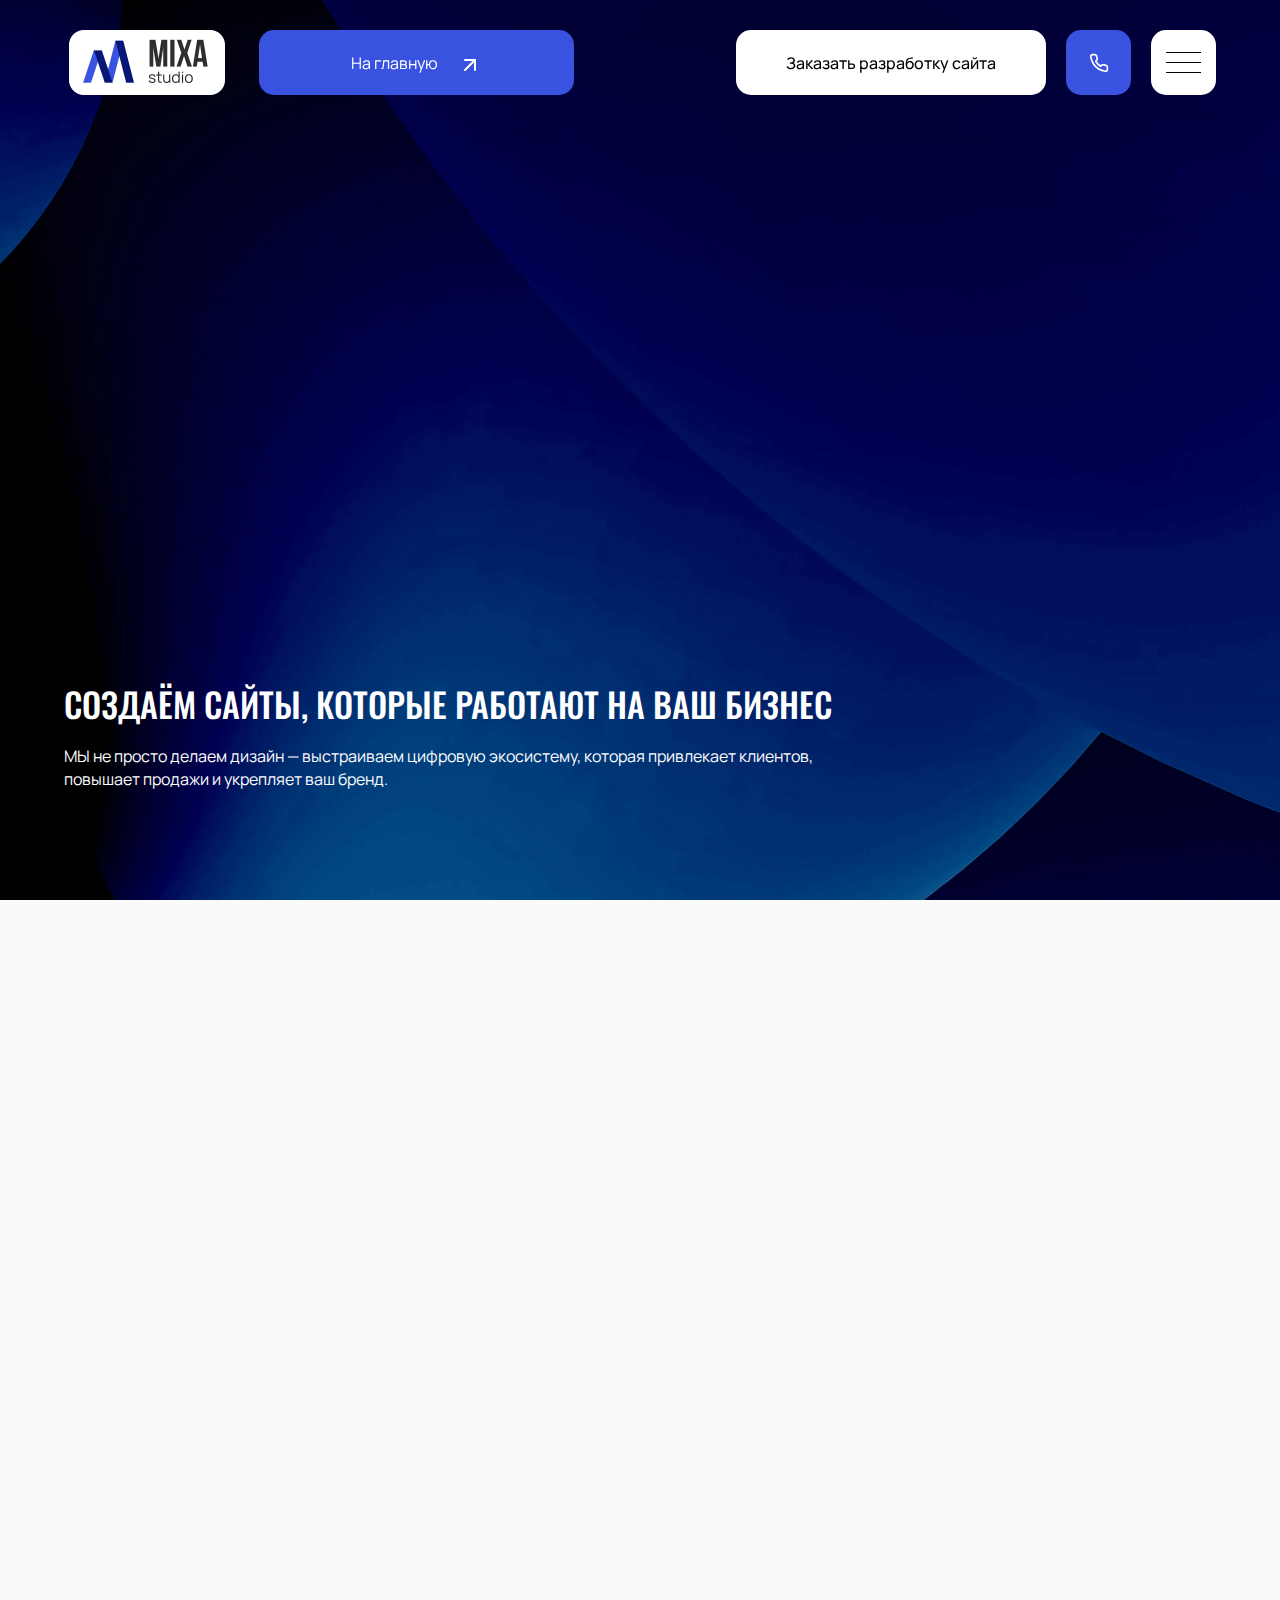
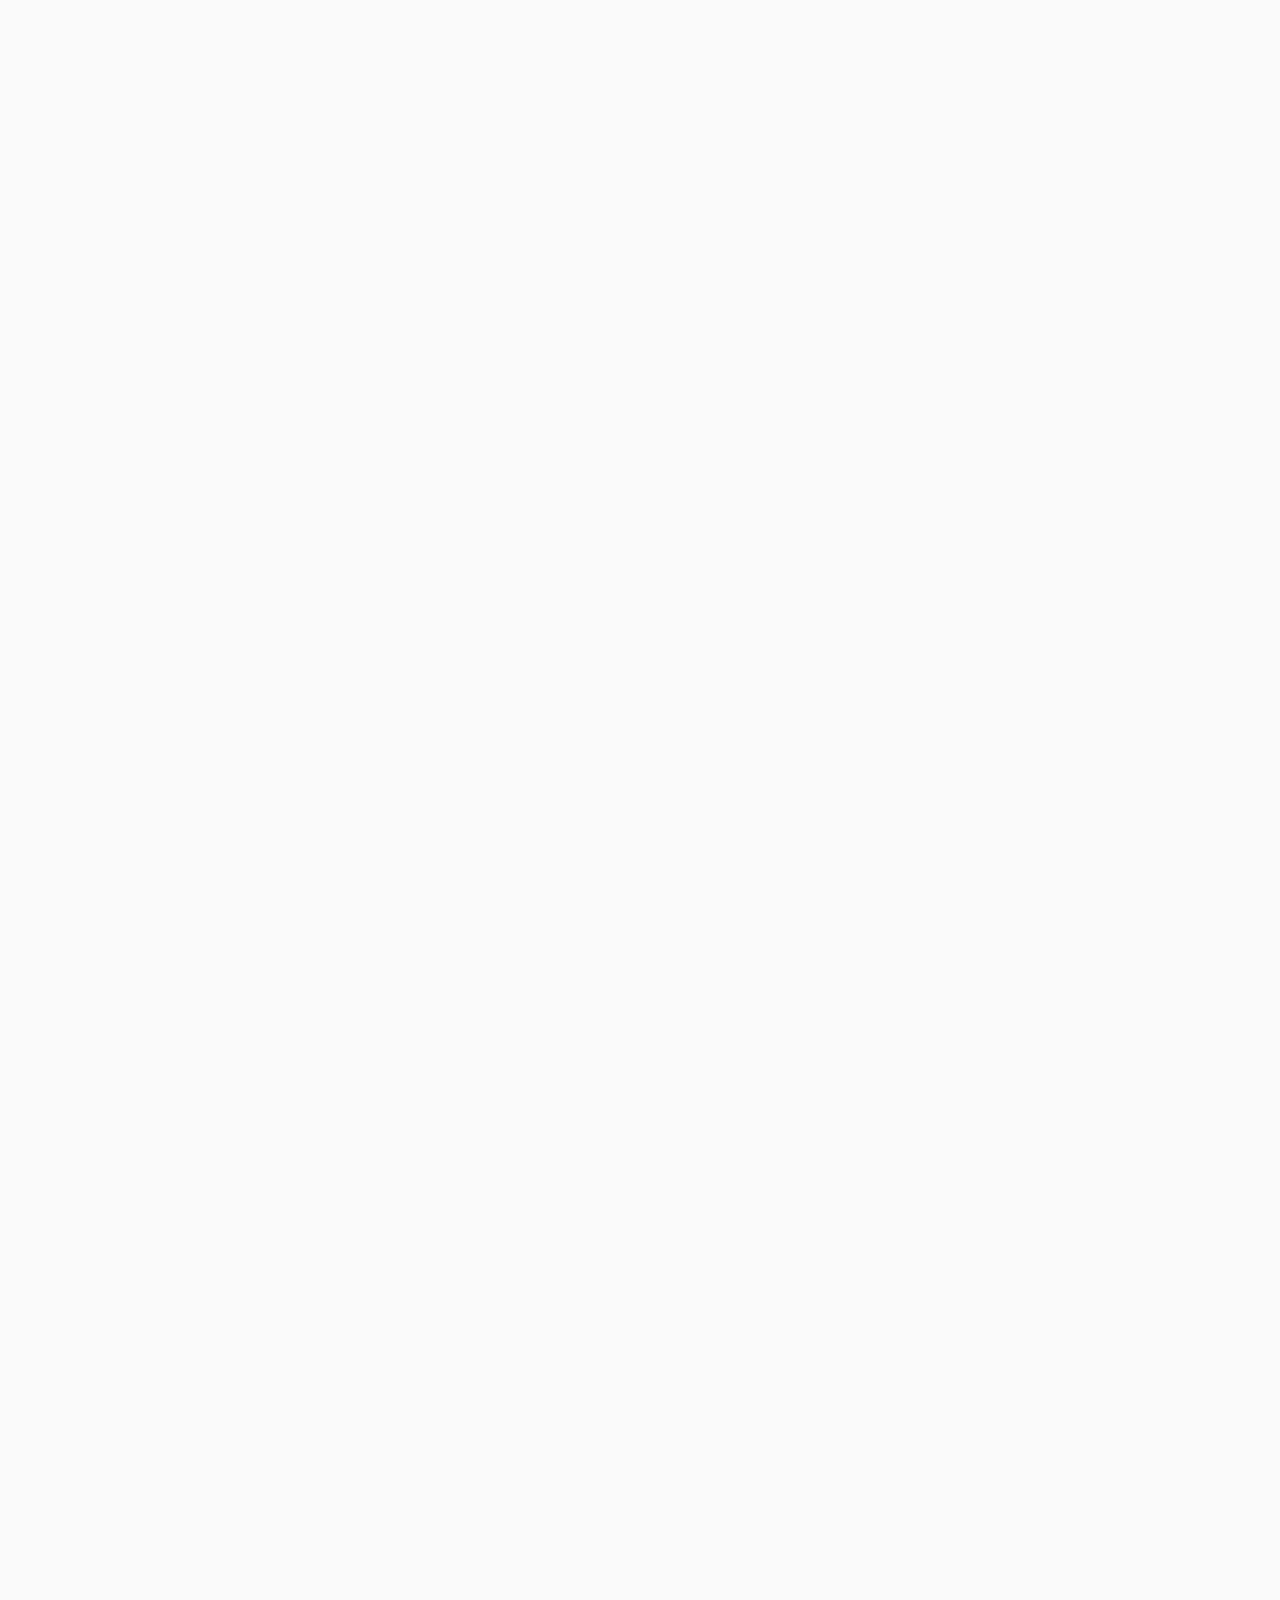
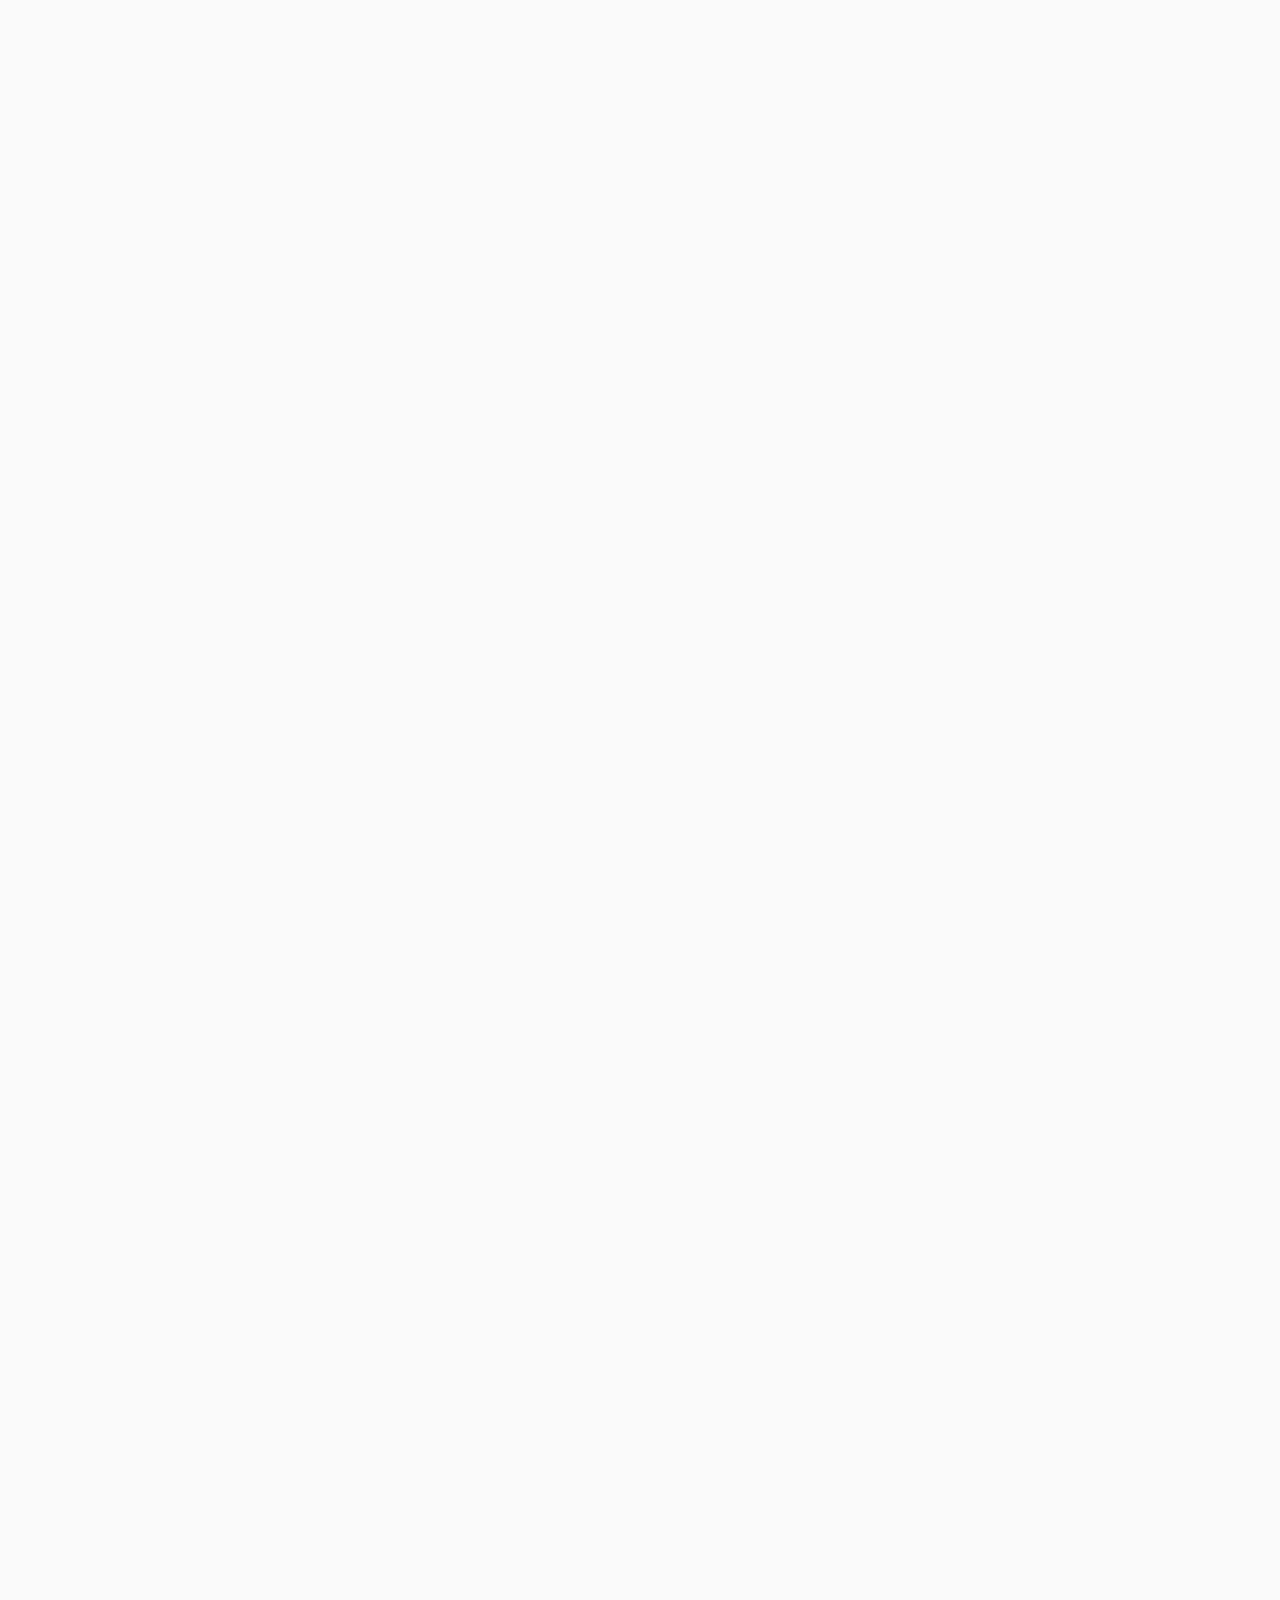
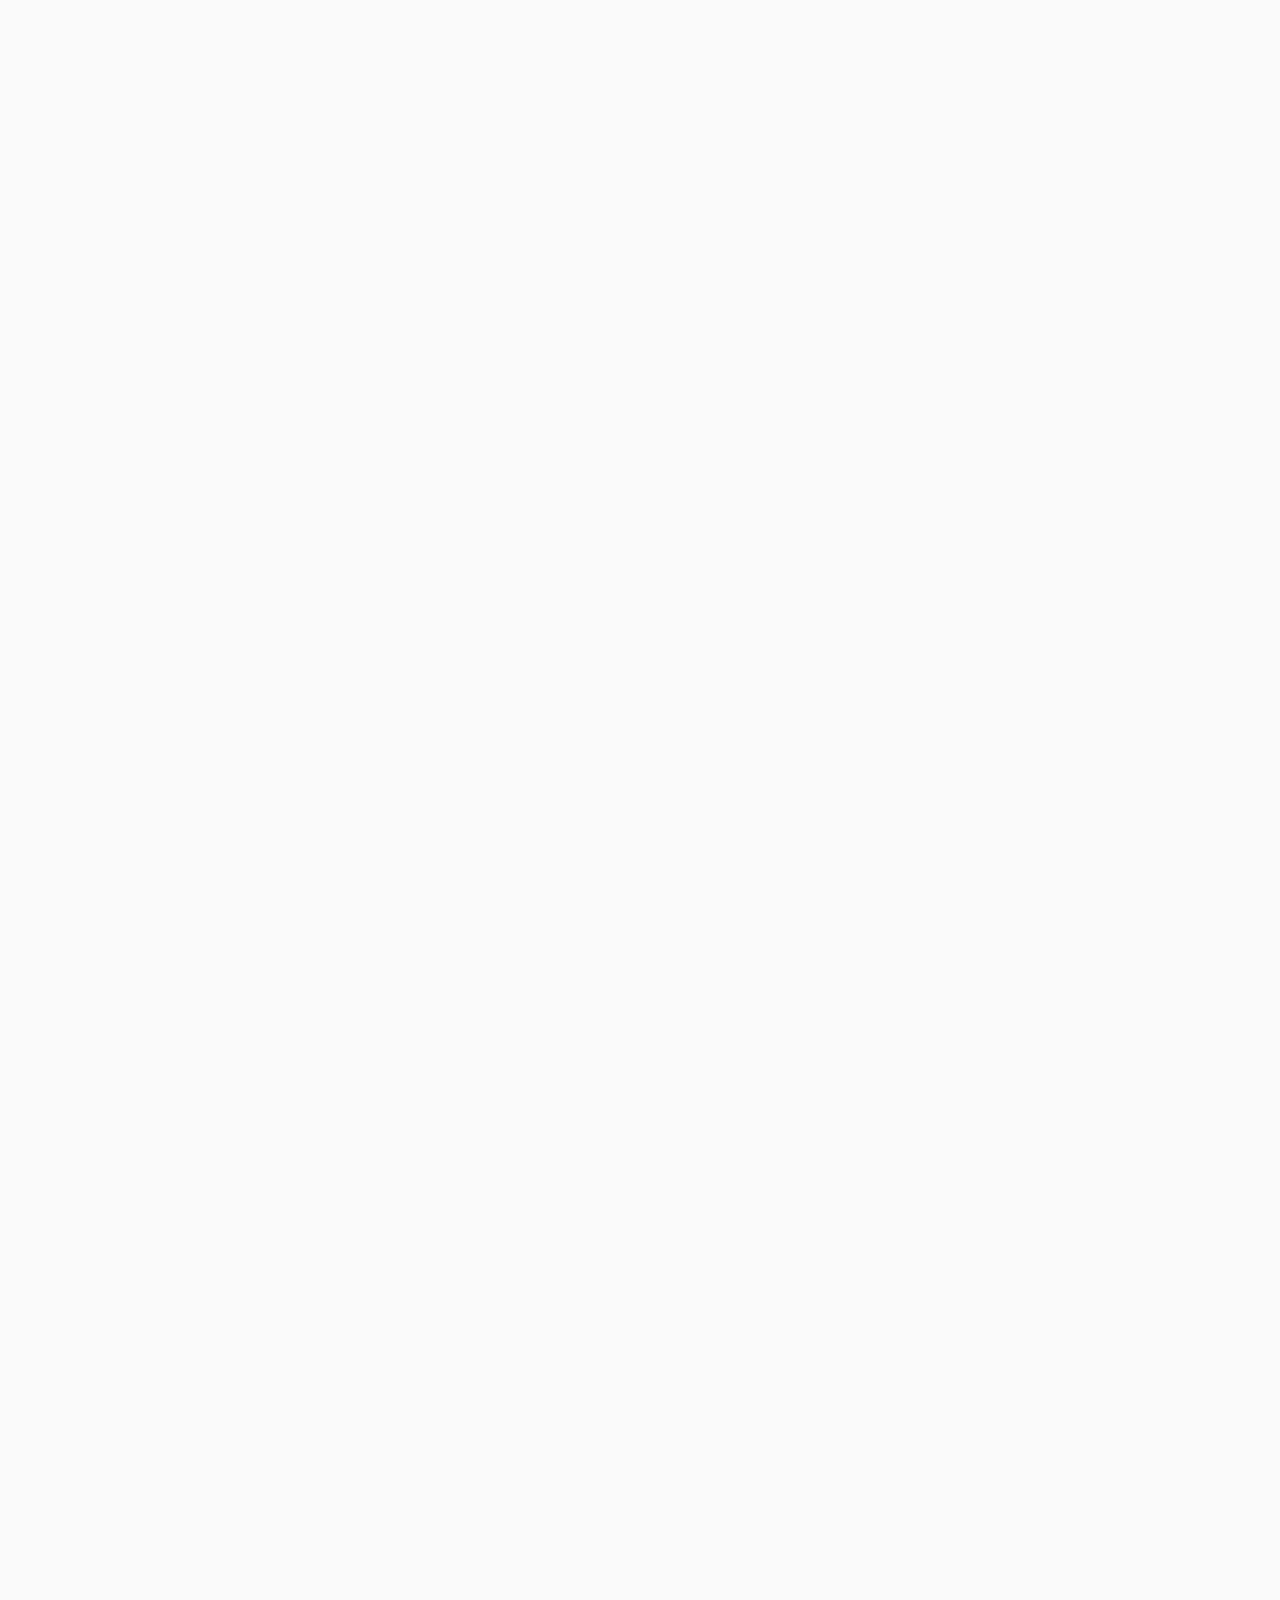
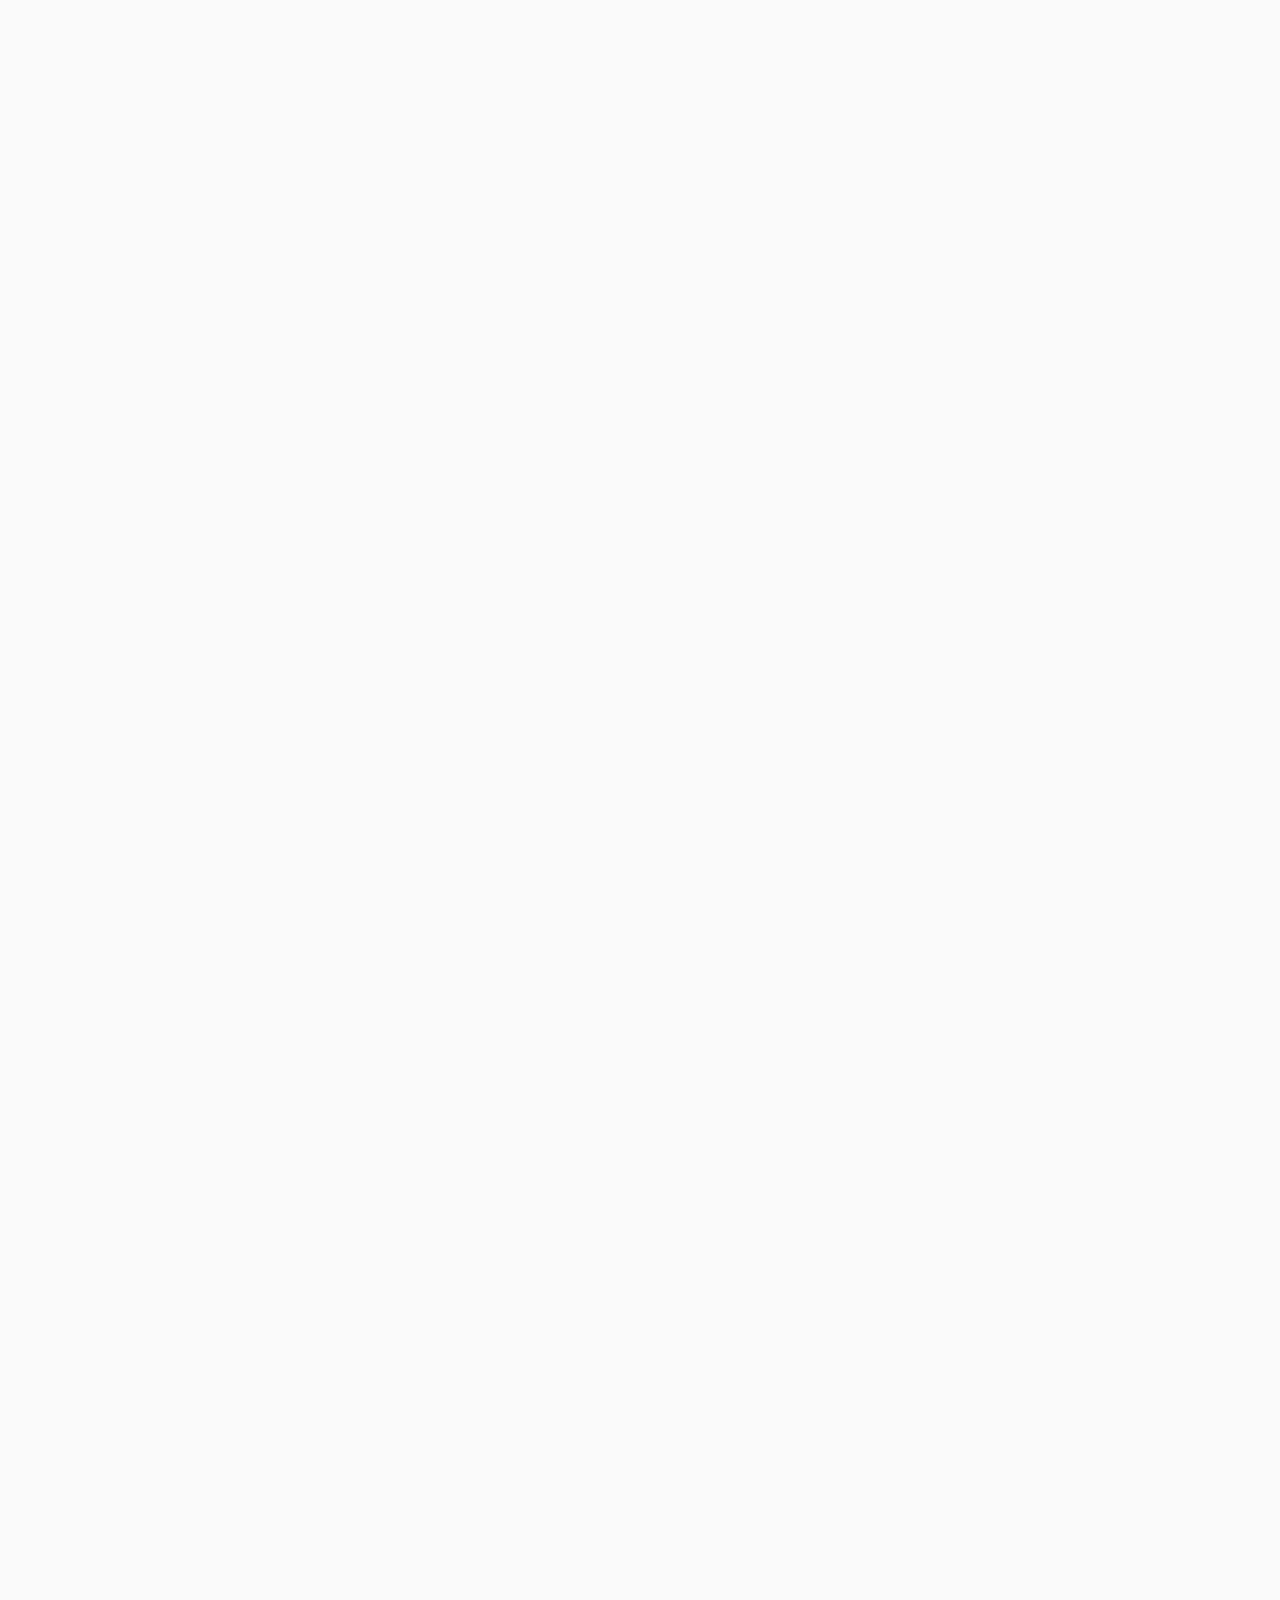
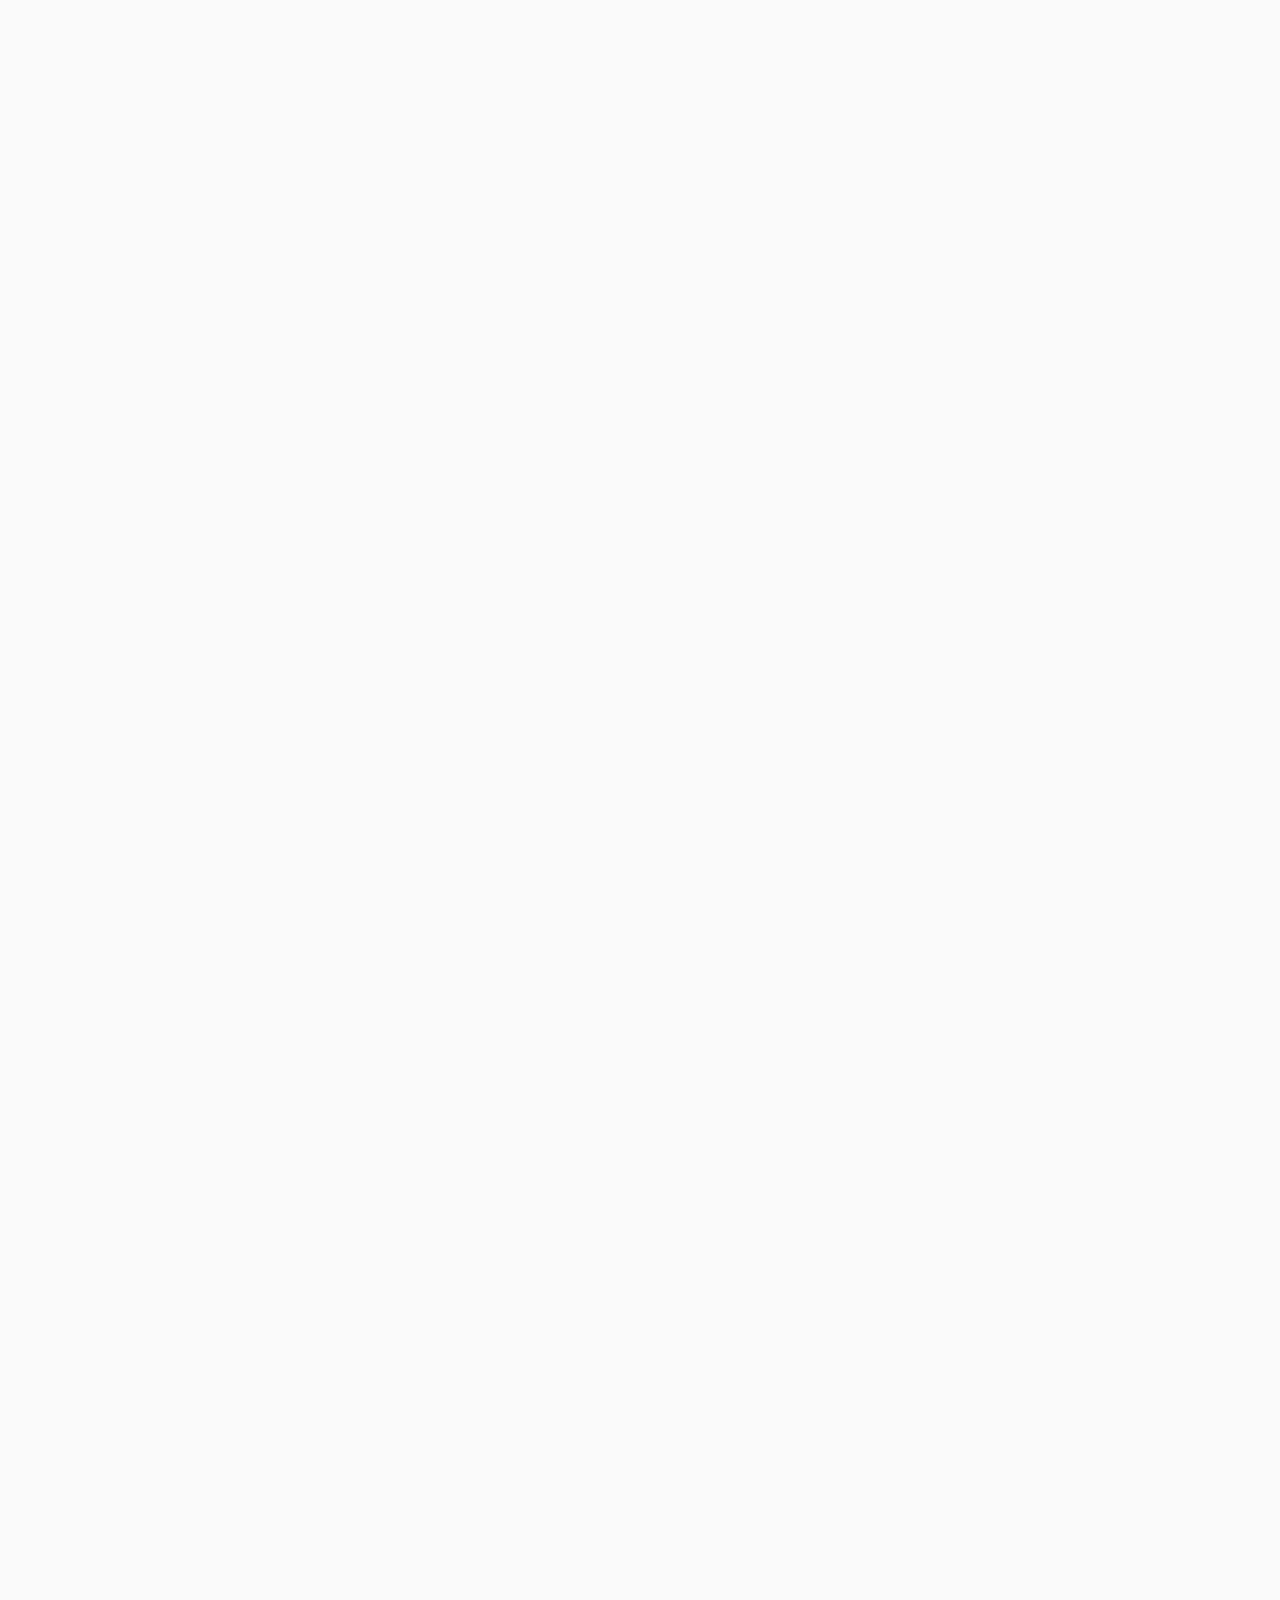
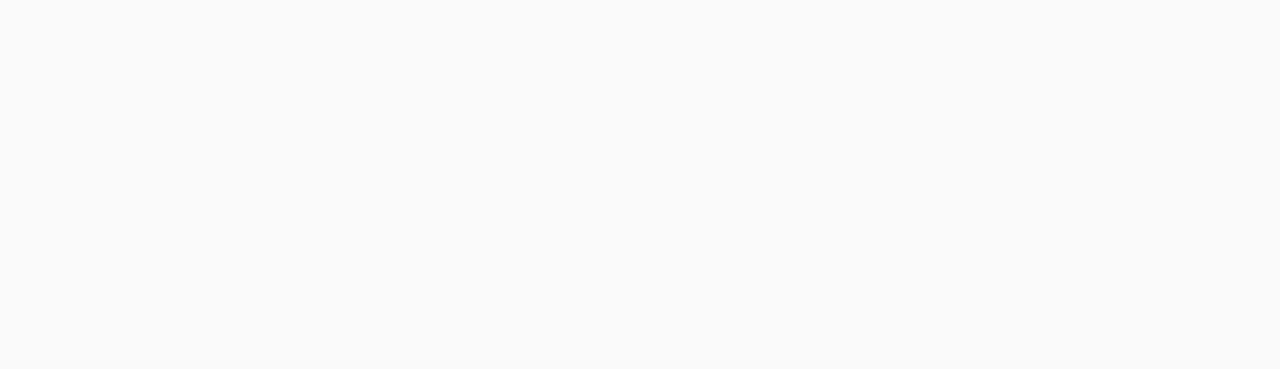
<file: index.html>
<!--header.html-->
  <!doctype html>
<html lang="en">
<head>
  <meta charset="UTF-8">
  <meta name="viewport"
        content="width=device-width, user-scalable=no, initial-scale=1.0, maximum-scale=1.0, minimum-scale=1.0">
  <meta http-equiv="X-UA-Compatible" content="ie=edge">
  <link rel="preconnect" href="https://fonts.googleapis.com">
  <link rel="preconnect" href="https://fonts.gstatic.com" crossorigin>
  <link href="https://fonts.googleapis.com/css2?family=Bebas+Neue&family=Inter:ital,opsz,wght@0,14..32,100..900;1,14..32,100..900&family=Manrope:wght@200..800&display=swap" rel="stylesheet">
  <link href="./fonts/fonts.css">
  <link href="https://fonts.googleapis.com/css2?family=Oswald:wght@200..700&display=swap" rel="stylesheet">
  <link
          rel="stylesheet"
          href="https://cdn.jsdelivr.net/npm/swiper@11/swiper-bundle.min.css"
  />
  <title></title>
<script defer src="js/bundle.js"></script><script defer src="js/style.js"></script><link href="css/style.min.css" rel="stylesheet"></head>
<body>

<div class="fixed-widgets">

  <div class="widgets-list">
    <a href="#" class="widget-link widget-link-mail">
      <img src="./img/icons/widget-mail-ico.svg" alt="">
    </a>
    <a href="#" class="widget-link">WA</a>
    <a href="#" class="widget-link">VK</a>
    <a href="#" class="widget-link">TG</a>
    <a href="#" class="widget-link widget-link-phone">
      <img src="./img/icons/widget-phone-ico.svg" alt="">
    </a>
  </div>

  <button type="button" class="button-widgets"></button>

</div>

<header class="header">
  <div class="header-popup">
    <div class="container-fluid">
      <div class="row align-center">
        <div class="col-lg-6 col-md-6 col-m-6">
          <a href="#" class="logo">
            <img src="./img/logo.webp" alt="">
          </a>
        </div>
        <div class="col-lg-6 col-md-6 col-m-6 d-flex justify-end">
          <button class="popup-button button-popup-close">
            <span class="line"></span>
            <span class="line"></span>
          </button>
        </div>
      </div>
      <nav class="header-nav">
        <div class="menu-wrapper">
          <div class="menu-title">МЕНЮ</div>
          <ul class="main-menu">
            <li>
              <a href="cases-page.html">Кейсы</a>
            </li>
            <li>
              <a href="about.html">О компании</a>
            </li>
            <li>
              <a href="blog.html">Блог</a>
            </li>
            <li>
              <a href="#">Контакты</a>
            </li>
          </ul>
        </div>
        <div class="menu-wrapper">
          <div class="menu-title">УСЛУГИ</div>
          <ul class="main-menu">
            <li>
              <a href="single-service.html">Разработка сайтов под ключ</a>
            </li>
            <li>
              <a href="single-service.html">SEO и реклама</a>
            </li>
            <li>
              <a href="single-service.html">Интеграция и поддержка</a>
            </li>
            <li>
              <a href="single-service.html">Контент и наполнение</a>
            </li>
          </ul>
        </div>
        <div class="menu-wrapper">
          <div class="menu-title">Дополнительно</div>
          <ul class="addition-menu">
            <li>
              <a href="#">Бриф</a>
            </li>
            <li>
              <a href="#">Стать партнером</a>
            </li>
          </ul>
        </div>
      </nav>
      <div class="header-mail">
        <div class="header-contact-title">Электронная почта</div>
        <a href="mailto:info@mixastudio.ru">info@mixastudio.ru</a>
      </div>
      <div class="header-contacts">
        <div class="header-contact-item">
          <div class="header-contact-title">Номер телефона</div>
          <a href="tel:+79120017319" class="btn btn-blue btn-phone">+7 (912) 001-73-19</a>
        </div>
        <div class="header-contact-item">
          <div class="header-contact-title">Социальные сети</div>
          <div class="header-socials">
            <a href="#" class="social-link">TG</a>
            <a href="#" class="social-link">VK</a>
            <a href="#" class="social-link">WA</a>
          </div>
        </div>
        <div class="header-contact-item header-contact-item-copy">
          <p>@2025</p>
          <p><a href="#">политика конфиденциальности</a></p>
        </div>
      </div>
    </div>
  </div>
  <div class="container">
    <div class="row align-center">
      <div class="col-lg-6 col-md-8 col-m-6 col-left">
        <a href="#" class="logo">
          <img src="./img/logo.webp" alt="">
        </a>
        <a href="#" class="btn btn-blue btn-w-arrow btn-header-nav">На главную</a>
      </div>
      <div class="col-lg-6 col-md-4 col-m-6 d-flex justify-end">
        <a href="#" class="btn btn-white">Заказать разработку сайта</a>
        <a href="#" class="header-phone"></a>
        <button class="popup-button button-popup-menu">
          <span class="line"></span>
          <span class="line"></span>
          <span class="line"></span>
        </button>
      </div>
    </div>
  </div>
</header>

<a href="#" class="btn btn-blue btn-w-arrow nav-button-header">На главную</a>

<main>




<section class="default-banner default-banner-home animate-section" style="background-image: url(./img/banner-back-default.webp)">
  <div class="container">
    <div class="banner-content">
      <h1>Создаём сайты, которые работают на ваш бизнес</h1>
      <div class="description">
        <p>МЫ не просто делаем дизайн — выстраиваем цифровую экосистему, которая привлекает клиентов, повышает продажи и укрепляет ваш бренд.</p>
      </div>
      <a href="#" class="btn btn-blue btn-mobile">Заказать разработку сайта</a>
    </div>
  </div>
</section>

<section class="about-section animate-section">
  <div class="container">
    <div class="row">
      <div class="col-lg-6 col-md-12 col-m-12">
        <div class="content-wrapper">
          <h2>MIXASTUDIO — студия полного цикла</h2>
          <div class="description">
            <p>
              Мы объединяем дизайн, аналитику и технологии,
              чтобы бизнесы получали не просто сайты, а готовые инструменты продаж. Работаем честно, с вниманием
              к деталям и срокам — чтобы результат всегда был
              на уровне, а сотрудничество комфортным
            </p>
          </div>
          <a href="#" class="btn btn-blue btn-w-arrow btn-pc">Подробнее о нас</a>
        </div>
      </div>
      <div class="col-lg-6 col-md-12 col-m-12">
        <div class="about-advantages">
          <div class="row">
            <div class="col-lg-6 col-md-6 col-m-6">
              <div class="card-wrapper advantage-card">
                <div class="card-title">150</div>
                <div class="card-description">
                  <p>Более 150 реализованных проектов</p>
                </div>
              </div>
            </div>
            <div class="col-lg-6 col-md-6 col-m-6">
              <div class="card-wrapper advantage-card">
                <div class="card-title">+47%</div>
                <div class="card-description">
                  <p>Средний рост заявок
                    у клиентов — +47%</p>
                </div>
              </div>
            </div>
            <div class="col-lg-6 col-md-6 col-m-6">
              <div class="card-wrapper advantage-card">
                <div class="card-title">TEAM</div>
                <div class="card-description">
                  <p>Команда из дизайнеров, маркетологов и разработчиков</p>
                </div>
              </div>
            </div>
            <div class="col-lg-6 col-md-6 col-m-6">
              <div class="card-wrapper advantage-card">
                <div class="card-title">UX/UI</div>
                <div class="card-description">
                  <p>UX/UI на Tilda, WordPress, Bitrix24</p>
                </div>
              </div>
            </div>
          </div>
        </div>
      </div>
    </div>
    <a href="#" class="btn btn-blue btn-w-arrow btn-small-screens">Подробнее о нас</a>
  </div>
</section>

<section class="services-section animate-section">
  <div class="container-fluid">
    <div class="services-wrapper">
      <div class="container">
        <h2>Наши услуги</h2>
        <div class="description">
          <p>Полный цикл — от идеи до первых заявок</p>
        </div>
        <div class="row">
          <div class="col-lg-6 col-md-12 col-m-12">
            <div class="card-wrapper service-card">
              <div class="card-header">
                <div class="card-title">Разработка сайтов под ключ</div>
                <ul class="card-content">
                  <li>— Лендинги, корпоративные сайты, интернет-магазины</li>
                  <li>— Адаптивный дизайн и UX/UI (на Tilda, Bitrix, WordPress)</li>
                </ul>
              </div>
              <div class="card-bottom">
                <div class="card-subtitle">срок разработки</div>
                <div class="card-duration">
                  <div class="duration-item">от 20 дней </div>
                  <div class="duration-item">до 60 дней </div>
                </div>
                <div class="card-buttons">
                  <a href="#" class="btn btn-blue">Заказать</a>
                  <a href="#" class="btn btn-bordered">Подробнее</a>
                </div>
              </div>
            </div>
          </div>
          <div class="col-lg-6 col-md-12 col-m-12">
            <div class="card-wrapper service-card">
              <div class="card-header">
                <div class="card-title">SEO и реклама</div>
                <ul class="card-content">
                  <li>— SEO-продвижение </li>
                  <li>— Контекстная реклама (Яндекс.Директ, Google Ads)</li>
                  <li>— Аналитика и оптимизация кампаний</li>
                </ul>
              </div>
              <div class="card-bottom">
                <div class="card-subtitle">срок продвижения</div>
                <div class="card-duration">
                  <div class="duration-item">от 10 дней </div>
                  <div class="duration-item">до 30 дней </div>
                </div>
                <div class="card-buttons">
                  <a href="#" class="btn btn-blue">Заказать</a>
                  <a href="#" class="btn btn-bordered">Подробнее</a>
                </div>
              </div>
            </div>
          </div>
          <div class="col-lg-6 col-md-12 col-m-12">
            <div class="card-wrapper service-card">
              <div class="card-header">
                <div class="card-title">Интеграции и поддержка</div>
                <ul class="card-content">
                  <li>— Подключение и настройка CRM (Битрикс24, amoCRM)</li>
                  <li>— Техническая поддержка</li>
                  <li>— Обновления и доработки сайтов</li>
                  <li>— Интеграция платёжных систем</li>
                </ul>
              </div>
              <div class="card-bottom">
                <div class="card-subtitle">срок настройки</div>
                <div class="card-duration">
                  <div class="duration-item">от 5 дней </div>
                  <div class="duration-item">до 15 дней </div>
                </div>
                <div class="card-buttons">
                  <a href="#" class="btn btn-blue">Заказать</a>
                  <a href="#" class="btn btn-bordered">Подробнее</a>
                </div>
              </div>
            </div>
          </div>
          <div class="col-lg-6 col-md-12 col-m-12">
            <div class="card-wrapper service-card">
              <div class="card-header">
                <div class="card-title">Контент и наполнение</div>
                <ul class="card-content">
                  <li>— Написание и публикация текстов</li>
                  <li>— Добавление изображений и видео</li>
                  <li>— Поддержание актуальности контента)</li>
                </ul>
              </div>
              <div class="card-bottom">
                <div class="card-subtitle">срок продвижения</div>
                <div class="card-duration">
                  <div class="duration-item">от 10 дней </div>
                  <div class="duration-item">до 30 дней </div>
                </div>
                <div class="card-buttons">
                  <a href="#" class="btn btn-blue">Заказать</a>
                  <a href="#" class="btn btn-bordered">Подробнее</a>
                </div>
              </div>
            </div>
          </div>
        </div>
      </div>
    </div>
  </div>
</section>

<section class="quiz-section animate-section">
  <div class="container-fluid">
    <div class="quiz-wrapper">
      <div class="container">
        <div class="row">
          <div class="col-lg-8 col-md-12 col-m-12">
            <div class="form-wrapper">
              <div class="form-header">
                <h2>Заполните анкету, чтобы обсудить ваш проект и получить <strong>подарок</strong></h2>
                <div class="description">
                  <p>Мы гарантируем, что коммерческая информация, полученная при подготовке и реализации проекта, остается конфиденциальной и не будет разглашена или передана третьим лицам</p>
                </div>
              </div>
              <form action="">
                <div class="quiz-step quiz-step-1">
                  <div class="quiz-title">Какой <strong>сайт</strong> вам нужен?</div>
                  <div class="quiz-answers">
                    <div class="quiz-answer">
                      <input type="radio">
                      <label>Лендинг для услуги или продукта</label>
                    </div>
                    <div class="quiz-answer">
                      <input type="radio">
                      <label>Редизайн текущего сайта</label>
                    </div>
                    <div class="quiz-answer">
                      <input type="radio">
                      <label>Корпоративный сайт</label>
                    </div>
                    <div class="quiz-answer">
                      <input type="radio">
                      <label>Пока не знаю, нужна консультация</label>
                    </div>
                    <div class="quiz-answer">
                      <input type="radio">
                      <label>Интернет-магазин</label>
                    </div>
                  </div>
                </div>
                <div class="quiz-step quiz-step-2">
                  <div class="quiz-title">Какая <strong>цель</strong> проекта?</div>
                  <div class="quiz-answers">
                    <div class="quiz-answer">
                      <input type="radio">
                      <label>Привлекать новых клиентов</label>
                    </div>
                    <div class="quiz-answer">
                      <input type="radio">
                      <label>Обновить имидж бренда</label>
                    </div>
                    <div class="quiz-answer">
                      <input type="radio">
                      <label>Повысить продажи</label>
                    </div>
                    <div class="quiz-answer">
                      <input type="radio">
                      <label>Автоматизировать процессы</label>
                    </div>
                  </div>
                </div>
                <div class="quiz-step quiz-step-input-text quiz-step-3">
                  <div class="quiz-title"><strong>Есть ли</strong> у вас сайт сейчас?</div>
                  <div class="quiz-answers">
                    <div class="quiz-answer">
                      <input type="radio">
                      <label>Да, хочу улучшить</label>
                    </div>
                    <div class="quiz-answer">
                      <input type="radio">
                      <label>Нет, начинаем с нуля</label>
                    </div>
                  </div>
                  <div class="input-wrapper">
                    <input type="text" placeholder="Введите ссылку на сайт">
                    <label></label>
                  </div>
                </div>
                <div class="quiz-step quiz-step-4">
                  <div class="quiz-title">Когда планируете <strong>запуск</strong>?</div>
                  <div class="quiz-answers">
                    <div class="quiz-answer">
                      <input type="radio">
                      <label>В ближайший месяц</label>
                    </div>
                    <div class="quiz-answer">
                      <input type="radio">
                      <label>Пока собираю информацию</label>
                    </div>
                    <div class="quiz-answer">
                      <input type="radio">
                      <label>Через 1-3 месяца</label>
                    </div>
                  </div>
                </div>
                <div class="quiz-step quiz-step-5">
                  <div class="quiz-contacts">
                    <div class="input-wrapper">
                      <input type="text" placeholder="Ваше имя">
                    </div>
                    <div class="input-wrapper">
                      <input type="tel" class="phone" placeholder="Ваш телефон">
                    </div>
                    <div class="input-wrapper">
                      <input type="email" placeholder="Электронный адрес">
                    </div>
                    <div class="input-wrapper">
                      <input type="text" placeholder="Название компании">
                    </div>
                    <div class="input-wrapper">
                      <input class="btn btn-blue btn-w-arrow" type="submit" value="Получить расчет и рекомендации">
                    </div>
                    <div class="input-wrapper">
                      <input type="checkbox">
                      <label>Я соглашаюсь с политикой в отношении обработки персональных данных </label>
                    </div>
                  </div>
                </div>
              </form>
            </div>
          </div>
          <div class="col-lg-4 col-md-12 col-m-12">
            <div class="quiz-gits-block">
              <div class="h2">ХОТИТЕ <strong>ПОДАРОК</strong>?</div>
              <div class="gift-list">
                <div class="gift-item">
                  <p>Второй вариант дизайна
                    главной страницы</p>
                </div>
                <div class="gift-item">
                  <p>Скидка на услуги
                    продвижения -20%</p>
                </div>
                <div class="gift-item">
                  <p>Скидка на услуги
                    продвижения -20%</p>
                </div>
              </div>
            </div>
          </div>
        </div>
      </div>
    </div>
  </div>
</section>


<section class="steps-business-section animate-section">
  <div class="container-fluid">
    <div class="steps-tabs">
      <div class="container">
        <div class="steps-header">
          <h2>7 шагов к сайту, который работает на ваш бизнес</h2>
          <div class="description">
            <p>Мы не просто создаем сайты — мы строим digital-решения, которые помогают бизнесу расти. Каждый шаг — это точка, где дизайн встречается со стратегией.</p>
          </div>
        </div>
        <div class="tabs-block">
          <div class="tabs-nav">
            <button type="button" class="nav-button" data-tab-id="1">Исследования</button>
            <button type="button" class="nav-button" data-tab-id="2">прототип</button>
            <button type="button" class="nav-button" data-tab-id="3">SEO</button>
            <button type="button" class="nav-button" data-tab-id="4">ДИЗАЙН</button>
            <button type="button" class="nav-button" data-tab-id="5">ПРОГРАММИРОВАНИЕ</button>
            <button type="button" class="nav-button" data-tab-id="6">НАПОЛНЕНИЕ</button>
            <button type="button" class="nav-button" data-tab-id="7">КОНТРОЛЬ</button>
          </div>
          <div class="tab-panels">
            <div class="tab-panel" data-tab-id="1">
              <div class="tab-panel-content">
                <div class="tab-title">Исследование и стратегия</div>
                <div class="tab-description">
                  <p>Погружаемся в ваш бизнес, чтобы понимать не только “что”, но и “зачем”. На этом этапе рождается стратегия, на которой строится весь проект.</p>
                </div>
                <div class="tab-panel-benefits">
                  <div class="tab-benefit text-with-checkmark">Анализ конкурентов и рыночных трендов</div>
                  <div class="tab-benefit text-with-checkmark">Изучение целевой аудитории и пользовательских сценариев</div>
                  <div class="tab-benefit text-with-checkmark">Формирование уникальных преимуществ</div>
                  <div class="tab-benefit text-with-checkmark">Определение целей сайта и бизнес-метрик</div>
                  <div class="tab-benefit text-with-checkmark">Создание стратегии продвижения и коммуникации</div>
                </div>
              </div>
            </div>
            <div class="tab-panel" data-tab-id="2">
              <div class="tab-panel-content">
                <div class="tab-content-header">
                  <div class="tab-title">Прототип и структура</div>
                  <div class="tab-description">
                    <p>Создаём логику взаимодействия пользователя с сайтом. Формируем структуру, ведущую к целевому действию без лишних шагов</p>
                  </div>
                </div>
                <div class="tab-panel-benefits">
                  <div class="tab-benefit text-with-checkmark">Разработка структуры и пользовательских сценариев</div>
                  <div class="tab-benefit text-with-checkmark">Создание UX-карты (карты экранов и переходов)</div>
                  <div class="tab-benefit text-with-checkmark">Проработка навигации и CTA-точек</div>
                  <div class="tab-benefit text-with-checkmark">Создание интерактивного прототипа</div>
                  <div class="tab-benefit text-with-checkmark">Тестирование сценариев и согласование</div>
                </div>
              </div>
            </div>
            <div class="tab-panel" data-tab-id="3">
              <div class="tab-panel-content">
                <div class="tab-content-header">
                  <div class="tab-title">SEO и аналитика</div>
                  <div class="tab-description">
                    <p>С самого начала создаём технически корректную
                      и SEO-оптимизированную платформу</p>
                  </div>
                </div>
                <div class="tab-panel-benefits">
                  <div class="tab-benefit text-with-checkmark">Анализ ключевых запросов и семантики</div>
                  <div class="tab-benefit text-with-checkmark">Разработка SEO-структуры сайта</div>
                  <div class="tab-benefit text-with-checkmark">Настройка мета-тегов, заголовков, URL</div>
                  <div class="tab-benefit text-with-checkmark">Оптимизация скорости и кода</div>
                  <div class="tab-benefit text-with-checkmark">Подключение систем аналитики (GA, Яндекс.Метрика)</div>
                </div>
              </div>
            </div>
            <div class="tab-panel" data-tab-id="4">
              <div class="tab-panel-content">
                <div class="tab-content-header">
                  <div class="tab-title">Дизайн и визуальная система</div>
                  <div class="tab-description">
                    <p>Воплощаем стратегию через визуальный язык бренда. Дизайн, который вызывает доверие и работает на эмоции.</p>
                  </div>
                </div>
                <div class="tab-panel-benefits">
                  <div class="tab-benefit text-with-checkmark">Разработка визуальной концепции</div>
                  <div class="tab-benefit text-with-checkmark">Создание UI-системы (стили, шрифты, цвета, сетки)</div>
                  <div class="tab-benefit text-with-checkmark">Дизайн ключевых экранов и адаптивов</div>
                  <div class="tab-benefit text-with-checkmark">Подготовка UI-kit и анимаций</div>
                  <div class="tab-benefit text-with-checkmark">Финальная презентация дизайна</div>
                </div>
              </div>
            </div>
            <div class="tab-panel" data-tab-id="5">
              <div class="tab-panel-content">
                <div class="tab-content-header">
                  <div class="tab-title">Программирование и сборка</div>
                  <div class="tab-description">
                    <p>Переводим дизайн в код, делаем сайт живым, удобным и быстрым</p>
                  </div>
                </div>
                <div class="tab-panel-benefits">
                  <div class="tab-benefit text-with-checkmark">Верстка и адаптация под мобильные устройства</div>
                  <div class="tab-benefit text-with-checkmark">Интеграция CMS (Tilda, WordPress, Bitrix и др.)</div>
                  <div class="tab-benefit text-with-checkmark">Настройка форм, заявок, CRM и аналитики</div>
                  <div class="tab-benefit text-with-checkmark">Оптимизация скорости и безопасности</div>
                  <div class="tab-benefit text-with-checkmark">Тестирование и устранение багов</div>
                </div>
              </div>
            </div>
            <div class="tab-panel" data-tab-id="6">
              <div class="tab-panel-content">
                <div class="tab-content-header">
                  <div class="tab-title">Контент и наполнение</div>
                  <div class="tab-description">
                    <p>Заполняем сайт контентом, который продаёт и рассказывает о вас</p>
                  </div>
                </div>
                <div class="tab-panel-benefits">
                  <div class="tab-benefit text-with-checkmark">Верстка и адаптация под мобильные устройства</div>
                  <div class="tab-benefit text-with-checkmark">Интеграция CMS (Tilda, WordPress, Bitrix и др.)</div>
                  <div class="tab-benefit text-with-checkmark">Настройка форм, заявок, CRM и аналитики</div>
                  <div class="tab-benefit text-with-checkmark">Оптимизация скорости и безопасности</div>
                  <div class="tab-benefit text-with-checkmark">Тестирование и устранение багов</div>
                </div>
              </div>
            </div>
            <div class="tab-panel" data-tab-id="7">
              <div class="tab-panel-content">
                <div class="tab-content-header">
                  <div class="tab-title">Поддержка и развитие</div>
                  <div class="tab-description">
                    <p>Не оставляем проект после релиза — помогаем ему расти и приносить прибыль</p>
                  </div>
                </div>
                <div class="tab-panel-benefits">
                  <div class="tab-benefit text-with-checkmark">Мониторинг аналитики и поведения пользователей</div>
                  <div class="tab-benefit text-with-checkmark">Внесение улучшений и обновлений</div>
                  <div class="tab-benefit text-with-checkmark">Техническая поддержка и бэкапы</div>
                  <div class="tab-benefit text-with-checkmark">Оптимизация SEO и рекламных кампаний</div>
                  <div class="tab-benefit text-with-checkmark">Консультации и развитие стратегии</div>
                </div>
              </div>
            </div>
            <div class="tab-panel-image">
              <img src="./img/steps-bussiness-img.png" alt="">
            </div>
          </div>
        </div>
      </div>
    </div>
  </div>
</section>


<section class="projects-section animate-section">
  <div class="container">
    <h2>Наши проекты говорят сами за себя</h2>
    <div class="description">
      <p>Каждый сайт — результат анализа, стратегии и чёткой визуальной идеи</p>
    </div>
    <div class="row">
      <article class="col-lg-6 col-md-6 col-m-12">
        <a href="single-case.html" class="project-card">
          <img src="./img/project-back.webp" alt="project-image-1" class="project-image">
          <div class="project-content">
            <div class="project-title">
              Инвестиции в недвижимость
            </div>
            <div class="project-type">Лендинг</div>
          </div>
        </a>
      </article>
      <article class="col-lg-6 col-md-6 col-m-12">
        <a href="single-case.html" class="project-card">
          <img src="./img/project-back.webp" alt="project-image-1" class="project-image">
          <div class="project-content">
            <div class="project-title">
              Инвестиции в недвижимость
            </div>
            <div class="project-type">Лендинг</div>
          </div>
        </a>
      </article>
      <article class="col-lg-6 col-md-6 col-m-12">
        <a href="single-case.html" class="project-card">
          <img src="./img/project-back.webp" alt="project-image-1" class="project-image">
          <div class="project-content">
            <div class="project-title">
              Инвестиции в недвижимость
            </div>
            <div class="project-type">Лендинг</div>
          </div>
        </a>
      </article>
      <article class="col-lg-6 col-md-6 col-m-12">
        <a href="single-case.html" class="project-card">
          <img src="./img/project-back.webp" alt="project-image-1" class="project-image">
          <div class="project-content">
            <div class="project-title">
              Инвестиции в недвижимость
            </div>
            <div class="project-type">Лендинг</div>
          </div>
        </a>
      </article>
      <div class="col-lg-6 offset-lg-6 col-md-6 col-m-12">
        <a href="#" class="btn btn-blue btn-w-arrow">Смотреть все кейсы</a>
      </div>
    </div>

  </div>
</section>


<section class="testimonials-section animate-section">
  <div class="container">
    <h2>Честная обратная связь — лучший показатель нашей работы</h2>
    <div class="row row-top">
      <div class="col-lg-4 col-md-6 col-m-12">
        <div class="testimonial-item">
          <div class="testimonial-text">
            <p>После редизайна сайта заявки выросли
              в 2 раза, а клиенты стали чаще возвращаться. Команда MIXASTUDIO всегда на связи и решает задачи быстро.</p>
          </div>
          <div class="testimonial-author">Анастасия, бренд одежды N.O.W.</div>
          <a href="#" class="btn btn-blue-dark">Смотреть все отызвы на Авито </a>
        </div>
      </div>
      <div class="col-lg-8 col-md-6 col-m-12">
        <div class="testimonial-media">
          <div class="testimonial-video">
            <video>
              <source src="./img/adobestock-515194866_Jt2tm8rv.mp4">
            </video>
            <button type="button" class="play-video"></button>
          </div>
          <div class="testimonial-author">Анастасия, бренд одежды N.O.W.</div>
        </div>
      </div>
    </div>
    <div class="row row-center">
      <div class="col-lg-3 col-md-6 col-m-12">
        <div class="testimonial-media">
          <div class="testimonial-video">
            <video>
              <source src="./img/adobestock-515194866_Jt2tm8rv.mp4">
            </video>
            <button type="button" class="play-video"></button>
          </div>
          <div class="testimonial-author">Анастасия, бренд одежды N.O.W.</div>
        </div>
      </div>
      <div class="col-lg-3 col-md-6 col-m-12">
        <div class="testimonial-item">
          <div class="testimonial-text">
            <p>После редизайна сайта заявки выросли в 2 раза, а клиенты стали чаще возвращаться. Команда MIXASTUDIO всегда на связи и решает задачи быстро.</p>
          </div>
          <div class="testimonial-author">Анастасия, бренд одежды N.O.W.</div>
        </div>
      </div>
      <div class="col-lg-6 col-md-6 col-m-12">
        <div class="testimonial-item">
          <div class="testimonial-text">
            <p>После редизайна сайта заявки выросли
              в 2 раза, а клиенты стали чаще возвращаться. Команда MIXASTUDIO всегда на связи и решает задачи быстро.</p>
          </div>
          <div class="testimonial-author">Анастасия, бренд одежды N.O.W.</div>
          <a href="#" class="btn btn-blue-dark">Смотреть все отызвы на Фрилансер</a>
        </div>
      </div>
    </div>
    <div class="row row-bottom">
      <div class="col-lg-12 col-md-12 col-m-12">
        <div class="testimonial-item">
          <div class="testimonial-text">
            <p>После редизайна сайта заявки выросли
              в 2 раза, а клиенты стали чаще возвращаться. Команда MIXASTUDIO всегда на связи и решает задачи быстро.</p>
          </div>
          <div class="testimonial-author">Анастасия, бренд одежды N.O.W.</div>
          <a href="#" class="btn btn-blue-dark">Смотреть все отызвы на Кворк</a>
        </div>
      </div>
    </div>
  </div>
</section>


<section class="blog-section animate-section">
  <div class="container-fluid">
    <div class="blog-wrapper">
      <div class="container">
        <h2>Советы и кейсы из мира веб-дизайна</h2>
        <div class="description">
          <p>Делимся опытом, как сделать сайт эффективным инструментом продаж</p>
        </div>
        <div class="row">
          <article class="col-lg-6 col-md-6 col-m-12">
            <a href="single-blog.html" class="blog-card">
              <div class="blog-card-image" style="background-image: url(./img/blog-card-back1.webp)"></div>
              <div class="blog-card-title">Как выбрать платформу для сайта в 2025 году</div>
            </a>
          </article>
          <article class="col-lg-6 col-md-6 col-m-12">
            <a href="single-blog.html" class="blog-card">
              <div class="blog-card-image" style="background-image: url(./img/blog-card-back2.webp)"></div>
              <div class="blog-card-title">Почему UX решает больше, чем реклама </div>
            </a>
          </article>
          <div class="col-lg-6 offset-lg-6 col-md-12 col-m-12">
            <a href="blog.html" class="btn btn-blue">Читать блог</a>
          </div>
        </div>
      </div>
    </div>
  </div>
</section>


<section class="faq animate-section">
  <div class="container">
    <h2>Отвечаем на популярные вопросы</h2>
    <div class="accordion-block">
      <div class="accordion-column">
        <div class="accordion-item">
          <div class="accordion-item-header">Сколько занимает разработка сайта? <div class="accordion-ico"></div></div>
          <div class="accordion-item-content">
            <div class="accordion-content-wrapper">
              <p>Lorem ipsum dolor sit amet, consectetur adipisicing elit. Aspernatur delectus dolorum error excepturi libero magni obcaecati officia, quae quam, similique, voluptatibus voluptatum. Atque dolores fugit obcaecati officiis quos totam voluptas.</p>
            </div>
          </div>
        </div>
        <div class="accordion-item">
          <div class="accordion-item-header">Можно ли заказать только дизайн без разработки? <div class="accordion-ico"></div></div>
          <div class="accordion-item-content">
            <div class="accordion-content-wrapper">
              <p>Lorem ipsum dolor sit amet, consectetur adipisicing elit. Aspernatur delectus dolorum error excepturi libero magni obcaecati officia, quae quam, similique, voluptatibus voluptatum. Atque dolores fugit obcaecati officiis quos totam voluptas.</p>
            </div>
          </div>
        </div>
      </div>
      <div class="accordion-column">
        <div class="accordion-item">
          <div class="accordion-item-header">Работаете с другими регионами? <div class="accordion-ico"></div></div>
          <div class="accordion-item-content">
            <div class="accordion-content-wrapper">
              <p>Lorem ipsum dolor sit amet, consectetur adipisicing elit. Aspernatur delectus dolorum error excepturi libero magni obcaecati officia, quae quam, similique, voluptatibus voluptatum. Atque dolores fugit obcaecati officiis quos totam voluptas.</p>
            </div>
          </div>
        </div>
        <div class="accordion-item">
          <div class="accordion-item-header">Работаете с другими регионами? <div class="accordion-ico"></div></div>
          <div class="accordion-item-content">
            <div class="accordion-content-wrapper">
              <p>Lorem ipsum dolor sit amet, consectetur adipisicing elit. Aspernatur delectus dolorum error excepturi libero magni obcaecati officia, quae quam, similique, voluptatibus voluptatum. Atque dolores fugit obcaecati officiis quos totam voluptas.</p>
            </div>
          </div>
        </div>
      </div>
    </div>
  </div>
</section>


<section class="callback animate-section">
  <div class="container">
    <div class="row">
      <div class="col-lg-6 col-md-12 col-m-12">
        <div class="callback-content">
          <h2>Хотите сайт, который действительно работает?</h2>
          <div class="description">
            <p>Давайте обсудим ваш проект
              и предложим решение под ваши задачи
            </p>
          </div>
          <div class="contacts-block">
            <div class="description">
              <p>Можно также связаться с нами напрямую</p>
            </div>
            <a href="#" class="btn btn-blue btn-phone">Позвонить</a>
            <div class="socials-block">
              <a href="#" class="social-link">TG</a>
              <a href="#" class="social-link">VK</a>
            </div>
          </div>
        </div>
      </div>
      <div class="col-lg-6 col-md-12 col-m-12">
        <div class="form-wrapper">
          <div class="wpcf7 js" id="wpcf7-f96-o1" lang="ru-RU" dir="ltr" data-wpcf7-id="96">
            <div class="screen-reader-response"><p role="status" aria-live="polite" aria-atomic="true"></p> <ul></ul></div>
            <form action="/dev/#wpcf7-f96-o1" method="post" class="wpcf7-form init" aria-label="Контактная форма" novalidate="novalidate" data-status="init">
              <fieldset class="hidden-fields-container"><input type="hidden" name="_wpcf7" value="96"><input type="hidden" name="_wpcf7_version" value="6.1.2"><input type="hidden" name="_wpcf7_locale" value="ru_RU"><input type="hidden" name="_wpcf7_unit_tag" value="wpcf7-f96-o1"><input type="hidden" name="_wpcf7_container_post" value="0"><input type="hidden" name="_wpcf7_posted_data_hash" value="">
              </fieldset>
              <p><span class="wpcf7-form-control-wrap" data-name="your-name"><input size="40" maxlength="400" class="wpcf7-form-control wpcf7-text wpcf7-validates-as-required" aria-required="true" aria-invalid="false" value="" placeholder="Имя" type="text" name="your-name"></span><br>
                <span class="wpcf7-form-control-wrap" data-name="your-email"><input size="40" maxlength="400" class="wpcf7-form-control wpcf7-email wpcf7-validates-as-required wpcf7-text wpcf7-validates-as-email" aria-required="true" aria-invalid="false" value="" placeholder="Email" type="email" name="your-email"></span><br>
                <span class="wpcf7-form-control-wrap" data-name="your-subject"><input size="40" maxlength="400" class="wpcf7-form-control wpcf7-text wpcf7-validates-as-required" aria-required="true" aria-invalid="false" value="" placeholder="Тематика сайта" type="text" name="your-subject"></span><br>
                <span class="wpcf7-form-control-wrap" data-name="your-message"><textarea cols="40" rows="10" maxlength="2000" class="wpcf7-form-control wpcf7-textarea" aria-invalid="false" name="your-message" placeholder="Сообщение"></textarea></span><br>
                <input class="wpcf7-form-control wpcf7-submit has-spinner" type="submit" value="Обсудить проект"><span class="wpcf7-spinner"></span>
              </p><div class="wpcf7-response-output" aria-hidden="true"></div>
            </form>
          </div>
        </div>
      </div>
    </div>
  </div>
</section>


<!--footer.html-->
</main>

<footer class="footer animate-section">
    <div class="container">
      <div class="row row-top">
        <div class="col-lg-7 col-md-12 col-m-12">
          <nav class="footer-nav">
            <ul class="footer-menu">
              <li>
                <a href="services.html">Услуги</a>
              </li>
              <li>
                <a href="cases-page.html">Кейсы</a>
              </li>
              <li>
                <a href="about.html">О компании</a>
              </li>
              <li>
                <a href="blog.html">Блог</a>
              </li>
              <li>
                <a href="#">Контакты</a>
              </li>
            </ul>
          </nav>
        </div>
        <div class="col-lg-5 col-md-12 col-m-12">
          <a href="#" class="footer-mail">info@mixastudio.ru</a>
        </div>
      </div>
      <div class="row row-bottom">
        <div class="col-lg-7 col-md-12 col-m-12">
          <div class="footer-left">
            <div class="footer-qr footer-qr-telegram">
              <img src="./img/footer-qr.webp" alt="footer-qr-image">
            </div>
            <div class="footer-qr footer-qr-whatsapp">
              <img src="./img/footer-qr-whatsapp.webp" alt="footer-qr-image">
            </div>
            <a href="#" class="btn btn-phone btn-mobile">+7 (912) 001-73-19</a>
            <div class="footer-socials">
              <a href="#" class="social-link">TG</a>
              <a href="#" class="social-link">VK</a>
              <a href="#" class="social-link">WA</a>
            </div>
          </div>
        </div>
        <div class="col-lg-5 col-md-12 col-m-12">
          <div class="footer-right">
            <div class="footer-buttons">
              <a href="#" class="btn btn-phone btn-pc">+7 (912) 001-73-19</a>
              <a href="#" class="btn btn-blue btn-w-arrow btn-mobile">Перейти в WhatsApp</a>
              <a href="#" class="btn btn-blue btn-w-arrow">Перейти в телеграмм канал</a>
              <a href="#" class="btn btn-blue btn-w-arrow">Перейти в группу ВК</a>
            </div>
          </div>
        </div>
        <div class="col-lg-12 col-md-12 col-m-12">
          <div class="footer-copy">
            <p>@2025</p>
            <p>
              <a href="#">политика конфиденциальности</a>
            </p>
          </div>
        </div>
      </div>
    </div>
</footer>


<script src="https://cdn.jsdelivr.net/npm/swiper@11/swiper-bundle.min.js"></script>
</body>
</html>
</file>
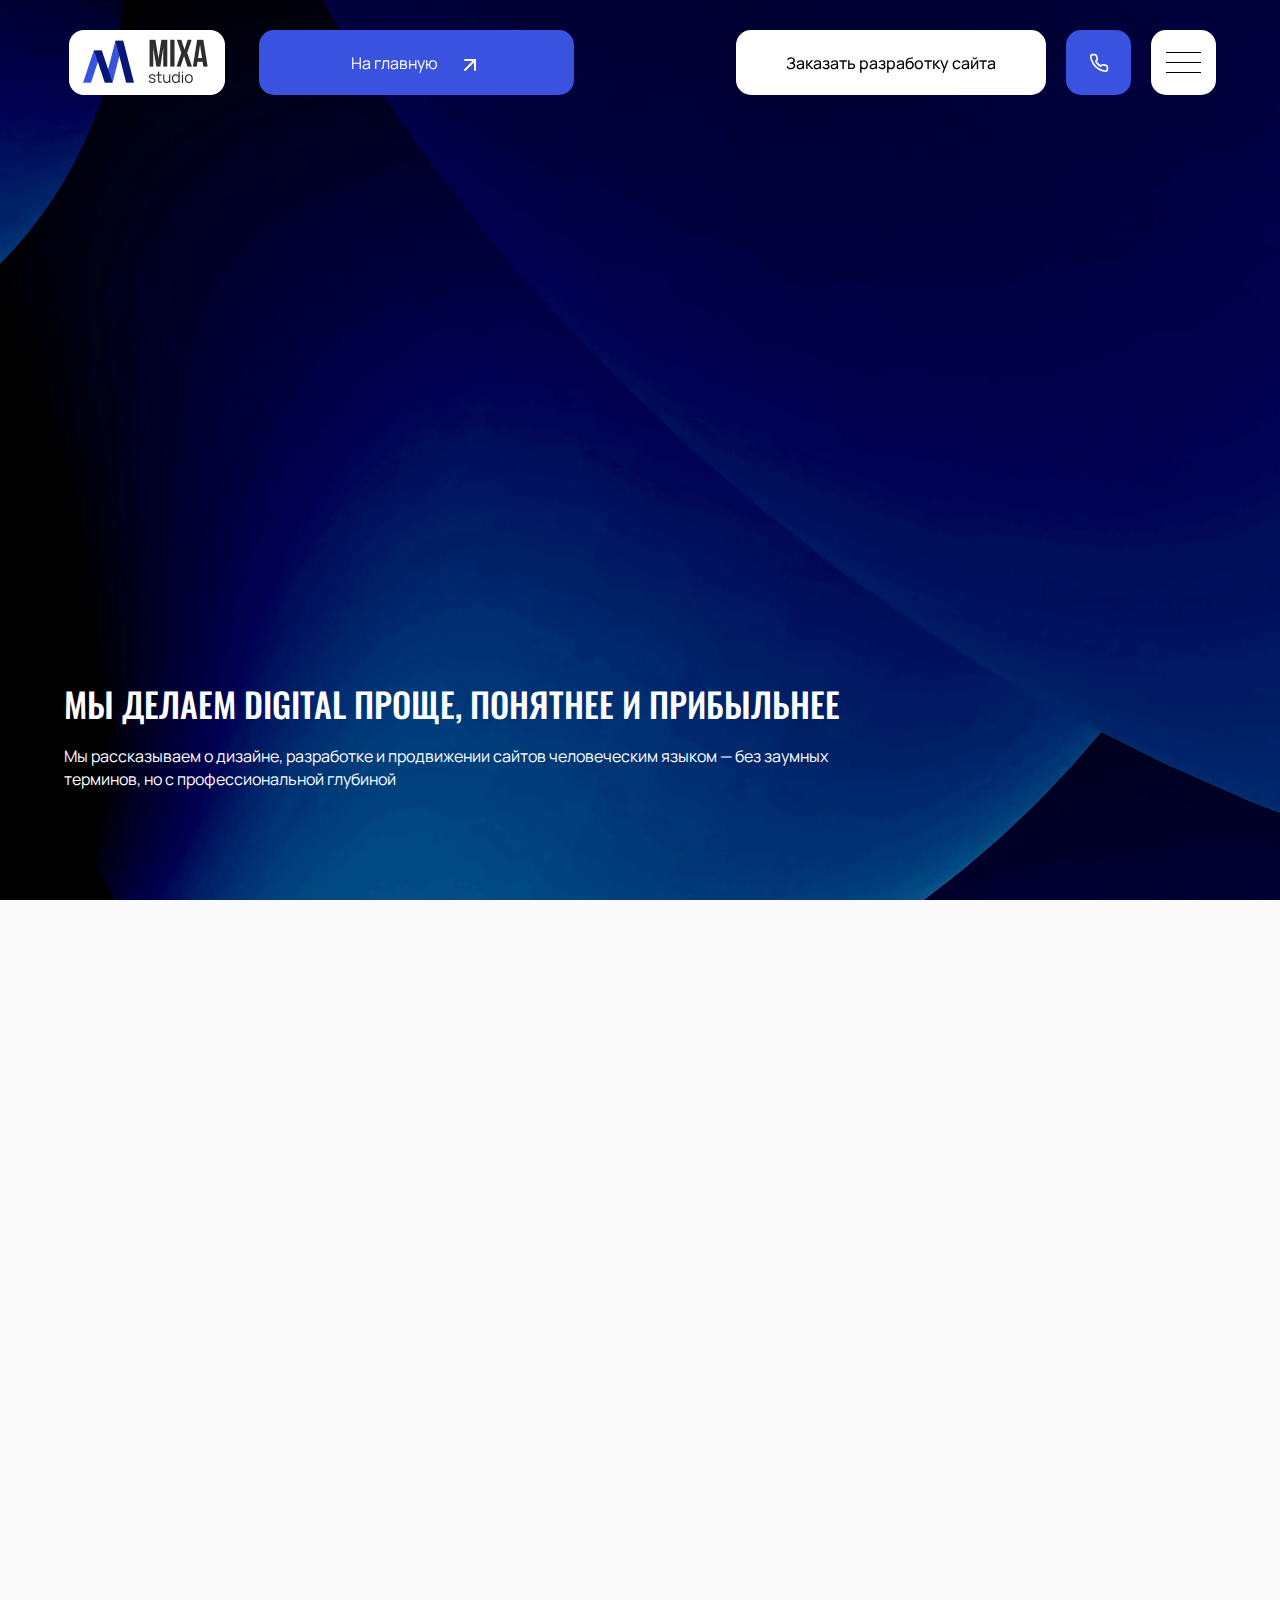
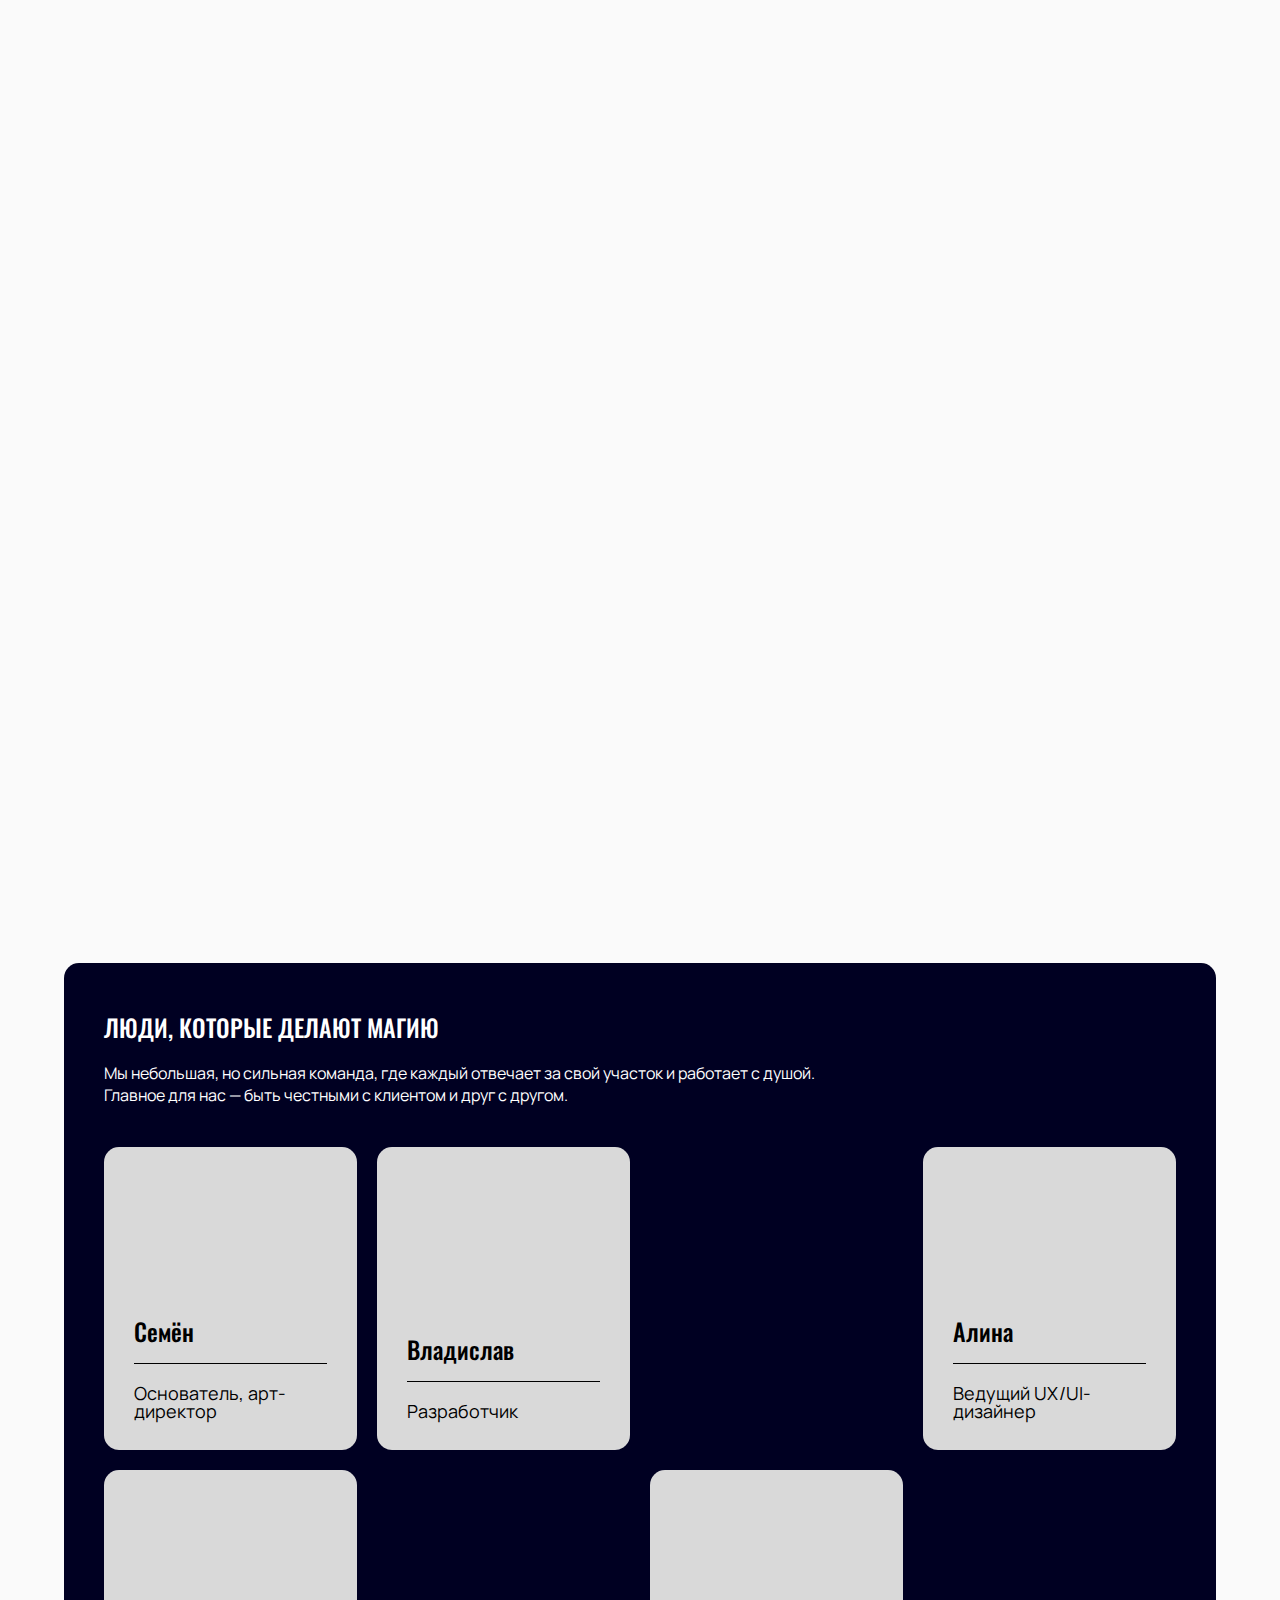
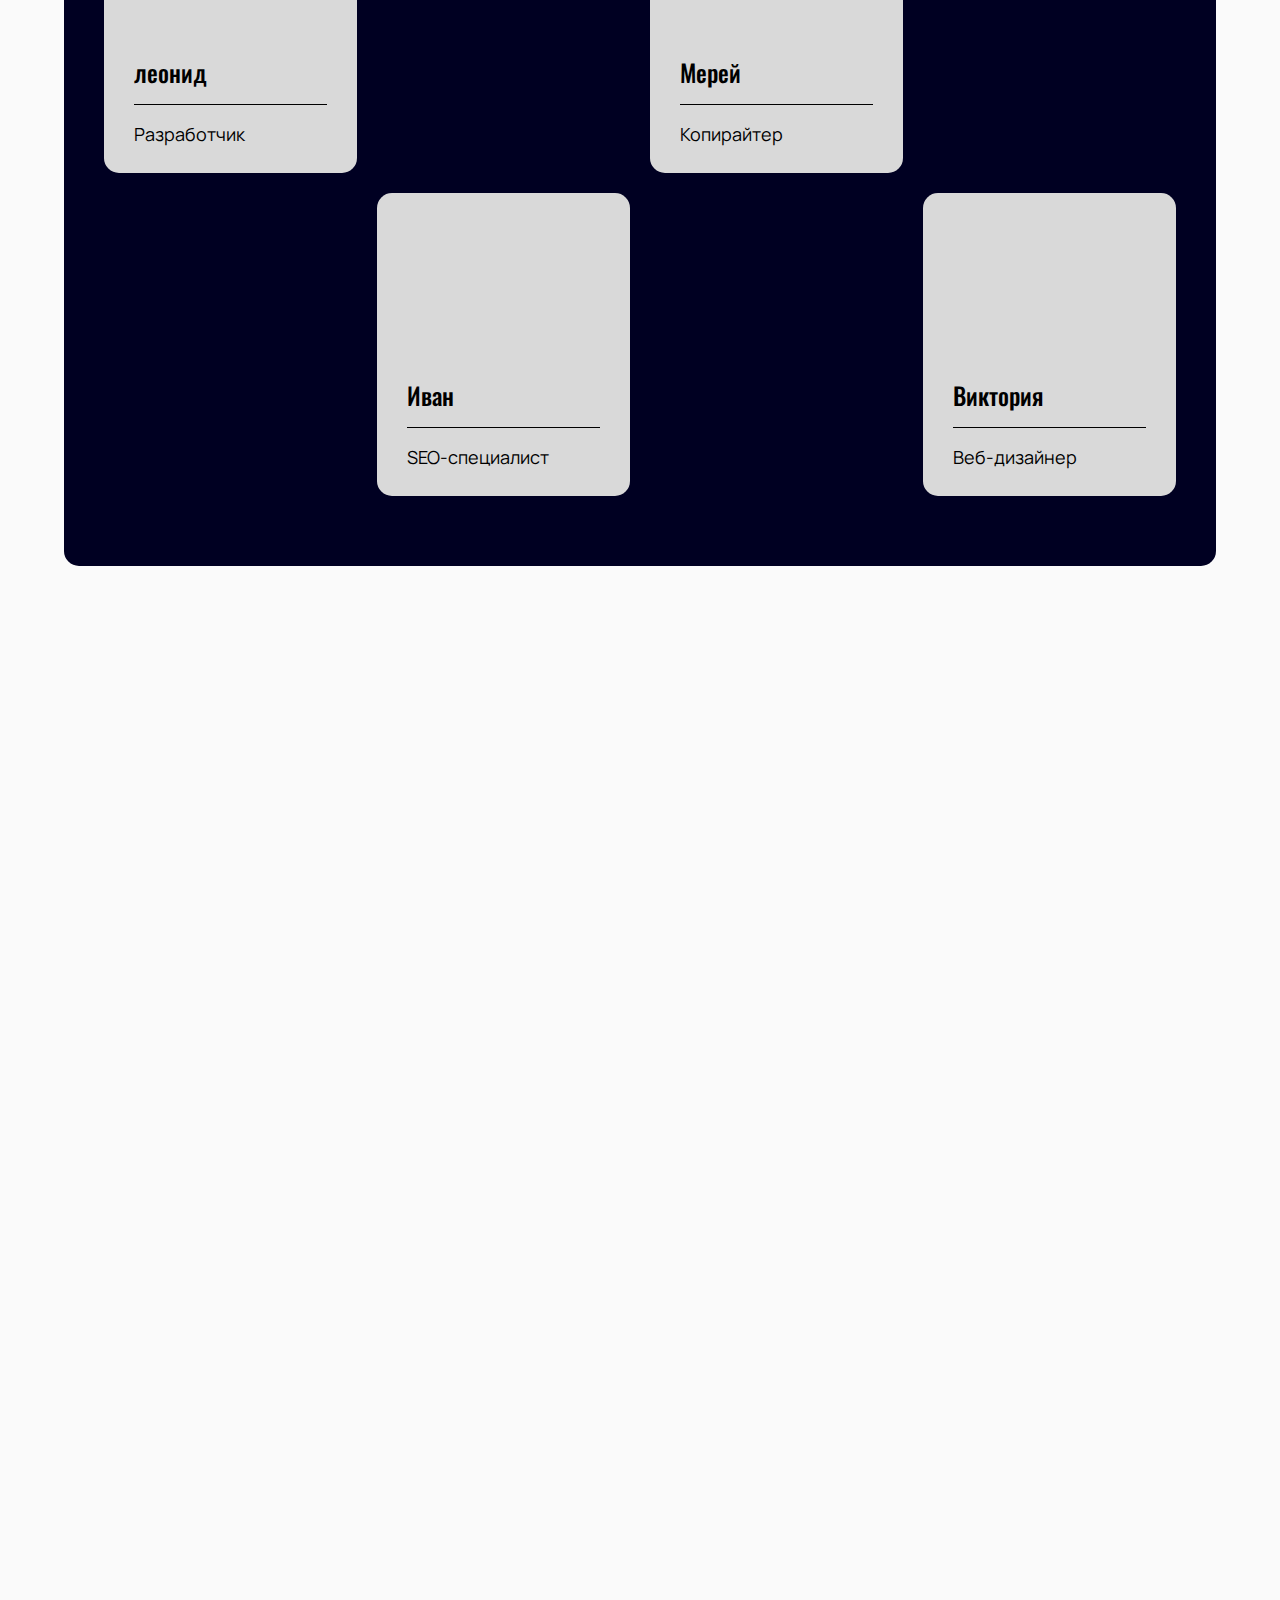
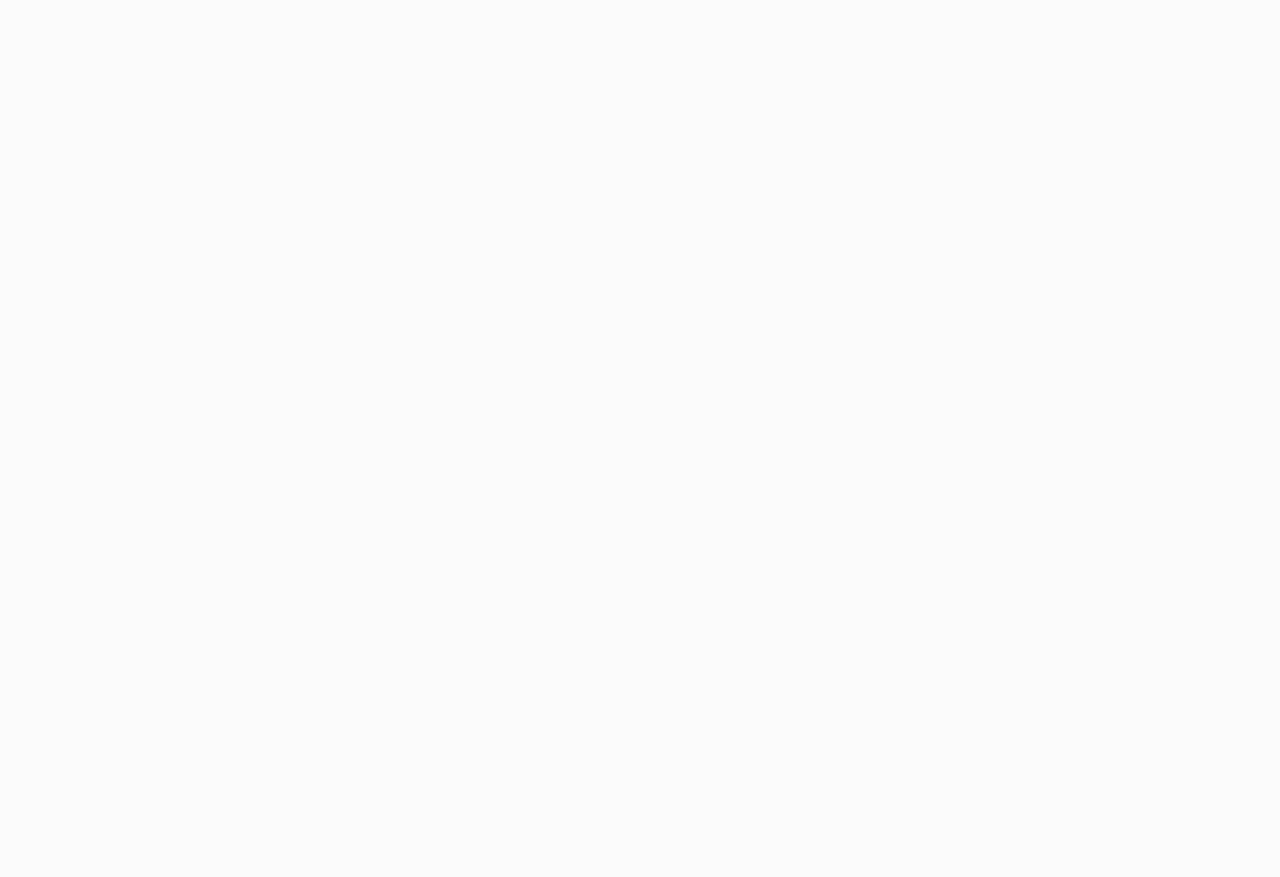
<file: about.html>
<!--header.html-->
  <!doctype html>
<html lang="en">
<head>
  <meta charset="UTF-8">
  <meta name="viewport"
        content="width=device-width, user-scalable=no, initial-scale=1.0, maximum-scale=1.0, minimum-scale=1.0">
  <meta http-equiv="X-UA-Compatible" content="ie=edge">
  <link rel="preconnect" href="https://fonts.googleapis.com">
  <link rel="preconnect" href="https://fonts.gstatic.com" crossorigin>
  <link href="https://fonts.googleapis.com/css2?family=Bebas+Neue&family=Inter:ital,opsz,wght@0,14..32,100..900;1,14..32,100..900&family=Manrope:wght@200..800&display=swap" rel="stylesheet">
  <link href="./fonts/fonts.css">
  <link href="https://fonts.googleapis.com/css2?family=Oswald:wght@200..700&display=swap" rel="stylesheet">
  <link
          rel="stylesheet"
          href="https://cdn.jsdelivr.net/npm/swiper@11/swiper-bundle.min.css"
  />
  <title></title>
<script defer src="js/bundle.js"></script><script defer src="js/style.js"></script><link href="css/style.min.css" rel="stylesheet"></head>
<body>

<div class="fixed-widgets">

  <div class="widgets-list">
    <a href="#" class="widget-link widget-link-mail">
      <img src="./img/icons/widget-mail-ico.svg" alt="">
    </a>
    <a href="#" class="widget-link">WA</a>
    <a href="#" class="widget-link">VK</a>
    <a href="#" class="widget-link">TG</a>
    <a href="#" class="widget-link widget-link-phone">
      <img src="./img/icons/widget-phone-ico.svg" alt="">
    </a>
  </div>

  <button type="button" class="button-widgets"></button>

</div>

<header class="header">
  <div class="header-popup">
    <div class="container-fluid">
      <div class="row align-center">
        <div class="col-lg-6 col-md-6 col-m-6">
          <a href="#" class="logo">
            <img src="./img/logo.webp" alt="">
          </a>
        </div>
        <div class="col-lg-6 col-md-6 col-m-6 d-flex justify-end">
          <button class="popup-button button-popup-close">
            <span class="line"></span>
            <span class="line"></span>
          </button>
        </div>
      </div>
      <nav class="header-nav">
        <div class="menu-wrapper">
          <div class="menu-title">МЕНЮ</div>
          <ul class="main-menu">
            <li>
              <a href="cases-page.html">Кейсы</a>
            </li>
            <li>
              <a href="about.html">О компании</a>
            </li>
            <li>
              <a href="blog.html">Блог</a>
            </li>
            <li>
              <a href="#">Контакты</a>
            </li>
          </ul>
        </div>
        <div class="menu-wrapper">
          <div class="menu-title">УСЛУГИ</div>
          <ul class="main-menu">
            <li>
              <a href="single-service.html">Разработка сайтов под ключ</a>
            </li>
            <li>
              <a href="single-service.html">SEO и реклама</a>
            </li>
            <li>
              <a href="single-service.html">Интеграция и поддержка</a>
            </li>
            <li>
              <a href="single-service.html">Контент и наполнение</a>
            </li>
          </ul>
        </div>
        <div class="menu-wrapper">
          <div class="menu-title">Дополнительно</div>
          <ul class="addition-menu">
            <li>
              <a href="#">Бриф</a>
            </li>
            <li>
              <a href="#">Стать партнером</a>
            </li>
          </ul>
        </div>
      </nav>
      <div class="header-mail">
        <div class="header-contact-title">Электронная почта</div>
        <a href="mailto:info@mixastudio.ru">info@mixastudio.ru</a>
      </div>
      <div class="header-contacts">
        <div class="header-contact-item">
          <div class="header-contact-title">Номер телефона</div>
          <a href="tel:+79120017319" class="btn btn-blue btn-phone">+7 (912) 001-73-19</a>
        </div>
        <div class="header-contact-item">
          <div class="header-contact-title">Социальные сети</div>
          <div class="header-socials">
            <a href="#" class="social-link">TG</a>
            <a href="#" class="social-link">VK</a>
            <a href="#" class="social-link">WA</a>
          </div>
        </div>
        <div class="header-contact-item header-contact-item-copy">
          <p>@2025</p>
          <p><a href="#">политика конфиденциальности</a></p>
        </div>
      </div>
    </div>
  </div>
  <div class="container">
    <div class="row align-center">
      <div class="col-lg-6 col-md-8 col-m-6 col-left">
        <a href="#" class="logo">
          <img src="./img/logo.webp" alt="">
        </a>
        <a href="#" class="btn btn-blue btn-w-arrow btn-header-nav">На главную</a>
      </div>
      <div class="col-lg-6 col-md-4 col-m-6 d-flex justify-end">
        <a href="#" class="btn btn-white">Заказать разработку сайта</a>
        <a href="#" class="header-phone"></a>
        <button class="popup-button button-popup-menu">
          <span class="line"></span>
          <span class="line"></span>
          <span class="line"></span>
        </button>
      </div>
    </div>
  </div>
</header>

<a href="#" class="btn btn-blue btn-w-arrow nav-button-header">На главную</a>

<main>




<section class="default-banner default-banner-about animate-section" style="background-image: url(./img/banner-back-default.webp)">
  <div class="container">
    <div class="banner-content">
      <h1>Мы делаем digital проще, понятнее и прибыльнее</h1>
      <div class="description">
        <p>Мы рассказываем о дизайне, разработке и продвижении сайтов человеческим языком — без заумных терминов, но с профессиональной глубиной</p>
      </div>
      <a href="#" class="btn btn-white btn-mobile">Заказать разработку сайта</a>
    </div>
  </div>
</section>

<section class="about-main-section animate-section">
  <div class="container-fluid">
    <div class="about-wrapper">
      <div class="container">
        <div class="description description-top">
          <p>MIXASTUDIO — команда дизайнеров, маркетологов и разработчиков, объединённых одной идеей: делать сайты, которые реально работают.
            Мы не гонимся за количеством — нам важно качество, результат
            и комфорт клиента.</p>
        </div>
        <div class="row">
          <div class="col-lg-3 col-md-6 col-m-6">
            <div class="card-wrapper card-about">
              <div class="card-title">150</div>
              <div class="card-description">
                <p>Более 150 реализованных проектов</p>
              </div>
            </div>
          </div>
          <div class="col-lg-3 col-md-6 col-m-6">
            <div class="card-wrapper card-about">
              <div class="card-title">+47%</div>
              <div class="card-description">
                <p>Средний рост заявок
                  у клиентов — +47%</p>
              </div>
            </div>
          </div>
          <div class="col-lg-3 col-md-6 col-m-6">
            <div class="card-wrapper card-about">
              <div class="card-title">TEAM</div>
              <div class="card-description">
                <p>Команда из дизайнеров, маркетологов и разработчиков</p>
              </div>
            </div>
          </div>
          <div class="col-lg-3 col-md-6 col-m-6">
            <div class="card-wrapper card-about">
              <div class="card-title">UX/UI</div>
              <div class="card-description">
                <p>UX/UI на Tilda, WordPress, Bitrix24</p>
              </div>
            </div>
          </div>
        </div>
        <div class="row row-bottom">
          <div class="col-lg-6 col-md-12 col-m-12">
            <a href="services.html" class="btn btn-blue btn-w-arrow">К нашим услугам</a>
          </div>
          <div class="col-lg-6 col-md-12 col-m-12">
            <div class="description description-bottom">
              <p>Каждый проект начинаем с погружения в бизнес: изучаем аудиторию, конкурентов, цели и только потом приступаем к дизайну.</p>
              <p>Для нас сайт — это не просто красивый макет, а инструмент, который должен приносить клиентов, выручку и репутацию.</p>
            </div>
            <div class="description description-bottom">
              <p>Работаем прозрачно, честно и без «воды».</p>
              <p>Если обещаем сроки — значит, они реальные.</p>
            </div>
          </div>
        </div>
      </div>
    </div>
  </div>
</section>


<section class="benefits-education-section animate-section">
  <div class="container">
    <h2>Подтверждаем профессионализм делом</h2>
    <div class="description">
      <p>Мы постоянно учимся и совершенствуем подходы — проходим обучение у ведущих платформ и сервисов</p>
    </div>
    <div class="row">
      <div class="col-lg-3 col-md-6 col-m-6">
        <div class="card">

          <div class="card-title">
            Сертификат Tilda Expert Level
          </div>
        </div>
      </div>
      <div class="col-lg-3 col-md-6 col-m-6">
        <div class="card">

          <div class="card-title">
            Сертификат Яндекс.Директ
          </div>
        </div>
      </div>
      <div class="col-lg-3 col-md-6 col-m-6">
        <div class="card">

          <div class="card-title">
            Курсы по UX/UI-дизайну
            и аналитике
          </div>
        </div>
      </div>
      <div class="col-lg-3 col-md-6 col-m-6">
        <div class="card">

          <div class="card-title">
            Участие в конференциях по digital-маркетингу
          </div>
        </div>
      </div>
    </div>
  </div>
</section>

<section class="our-team-section">
  <div class="container">
    <div class="our-team-wrapper">
      <h2>Люди, которые делают магию</h2>
      <div class="description description-pc">
        <p>Мы небольшая, но сильная команда, где каждый отвечает за свой участок и работает с душой.</p>
        <p>Главное для нас — быть честными с клиентом и друг с другом.</p>
      </div>
      <div class="row">
        <div class="col-md-6 col-m-6 mobile-col">
          <div class="description">
            <p>Мы небольшая, но сильная команда, где каждый отвечает за свой участок и работает с душой.</p>
            <p>Главное для нас — быть честными с клиентом и друг с другом.</p>
          </div>
        </div>
        <div class="col-lg-3 col-md-6 col-m-6">
          <div class="team-card">
            <div class="card-content">
              <div class="card-title">Семён</div>
              <div class="card-position">
                Основатель, арт-директор
              </div>
            </div>
          </div>
        </div>
        <div class="col-lg-3 col-md-6 col-m-6">
          <div class="team-card">
            <div class="card-content">
              <div class="card-title">Владислав</div>
              <div class="card-position">
                Разработчик
              </div>
            </div>
          </div>
        </div>
        <div class="col-lg-3 col-md-6 col-m-6">

        </div>
        <div class="col-lg-3 col-md-6 col-m-6">
          <div class="team-card">
            <div class="card-content">
              <div class="card-title">Алина</div>
              <div class="card-position">
                Ведущий UX/UI-дизайнер
              </div>
            </div>
          </div>
        </div>
        <div class="col-lg-3 col-md-6 col-m-6">
          <div class="team-card">
            <div class="card-content">
              <div class="card-title">леонид</div>
              <div class="card-position">
                Разработчик
              </div>
            </div>
          </div>
        </div>
        <div class="col-lg-3 col-md-6 col-m-6">

        </div>
        <div class="col-lg-3 col-md-6 col-m-6">
          <div class="team-card">
            <div class="card-content">
              <div class="card-title">Мерей</div>
              <div class="card-position">
                Копирайтер
              </div>
            </div>
          </div>
        </div>
        <div class="col-lg-3 col-md-6 col-m-6">

        </div>
        <div class="col-lg-3 col-md-6 col-m-6">

        </div>
        <div class="col-lg-3 col-md-6 col-m-6">
          <div class="team-card">
            <div class="card-content">
              <div class="card-title">Иван</div>
              <div class="card-position">
                SEO-специалист
              </div>
            </div>
          </div>
        </div>
        <div class="col-lg-3 col-md-6 col-m-6">

        </div>
        <div class="col-lg-3 col-md-6 col-m-6">
          <div class="team-card">
            <div class="card-content">
              <div class="card-title">Виктория</div>
              <div class="card-position">
                Веб-дизайнер
              </div>
            </div>
          </div>
        </div>
      </div>
    </div>
  </div>
</section>


<section class="testimonials-section animate-section">
  <div class="container">
    <h2>Честная обратная связь — лучший показатель нашей работы</h2>
    <div class="row row-top">
      <div class="col-lg-4 col-md-6 col-m-12">
        <div class="testimonial-item">
          <div class="testimonial-text">
            <p>После редизайна сайта заявки выросли
              в 2 раза, а клиенты стали чаще возвращаться. Команда MIXASTUDIO всегда на связи и решает задачи быстро.</p>
          </div>
          <div class="testimonial-author">Анастасия, бренд одежды N.O.W.</div>
          <a href="#" class="btn btn-blue-dark">Смотреть все отызвы на Авито </a>
        </div>
      </div>
      <div class="col-lg-8 col-md-6 col-m-12">
        <div class="testimonial-media">
          <div class="testimonial-video">
            <video>
              <source src="./img/adobestock-515194866_Jt2tm8rv.mp4">
            </video>
            <button type="button" class="play-video"></button>
          </div>
          <div class="testimonial-author">Анастасия, бренд одежды N.O.W.</div>
        </div>
      </div>
    </div>
    <div class="row row-center">
      <div class="col-lg-3 col-md-6 col-m-12">
        <div class="testimonial-media">
          <div class="testimonial-video">
            <video>
              <source src="./img/adobestock-515194866_Jt2tm8rv.mp4">
            </video>
            <button type="button" class="play-video"></button>
          </div>
          <div class="testimonial-author">Анастасия, бренд одежды N.O.W.</div>
        </div>
      </div>
      <div class="col-lg-3 col-md-6 col-m-12">
        <div class="testimonial-item">
          <div class="testimonial-text">
            <p>После редизайна сайта заявки выросли в 2 раза, а клиенты стали чаще возвращаться. Команда MIXASTUDIO всегда на связи и решает задачи быстро.</p>
          </div>
          <div class="testimonial-author">Анастасия, бренд одежды N.O.W.</div>
        </div>
      </div>
      <div class="col-lg-6 col-md-6 col-m-12">
        <div class="testimonial-item">
          <div class="testimonial-text">
            <p>После редизайна сайта заявки выросли
              в 2 раза, а клиенты стали чаще возвращаться. Команда MIXASTUDIO всегда на связи и решает задачи быстро.</p>
          </div>
          <div class="testimonial-author">Анастасия, бренд одежды N.O.W.</div>
          <a href="#" class="btn btn-blue-dark">Смотреть все отызвы на Фрилансер</a>
        </div>
      </div>
    </div>
    <div class="row row-bottom">
      <div class="col-lg-12 col-md-12 col-m-12">
        <div class="testimonial-item">
          <div class="testimonial-text">
            <p>После редизайна сайта заявки выросли
              в 2 раза, а клиенты стали чаще возвращаться. Команда MIXASTUDIO всегда на связи и решает задачи быстро.</p>
          </div>
          <div class="testimonial-author">Анастасия, бренд одежды N.O.W.</div>
          <a href="#" class="btn btn-blue-dark">Смотреть все отызвы на Кворк</a>
        </div>
      </div>
    </div>
  </div>
</section>


<!--footer.html-->
</main>

<footer class="footer animate-section">
    <div class="container">
      <div class="row row-top">
        <div class="col-lg-7 col-md-12 col-m-12">
          <nav class="footer-nav">
            <ul class="footer-menu">
              <li>
                <a href="services.html">Услуги</a>
              </li>
              <li>
                <a href="cases-page.html">Кейсы</a>
              </li>
              <li>
                <a href="about.html">О компании</a>
              </li>
              <li>
                <a href="blog.html">Блог</a>
              </li>
              <li>
                <a href="#">Контакты</a>
              </li>
            </ul>
          </nav>
        </div>
        <div class="col-lg-5 col-md-12 col-m-12">
          <a href="#" class="footer-mail">info@mixastudio.ru</a>
        </div>
      </div>
      <div class="row row-bottom">
        <div class="col-lg-7 col-md-12 col-m-12">
          <div class="footer-left">
            <div class="footer-qr footer-qr-telegram">
              <img src="./img/footer-qr.webp" alt="footer-qr-image">
            </div>
            <div class="footer-qr footer-qr-whatsapp">
              <img src="./img/footer-qr-whatsapp.webp" alt="footer-qr-image">
            </div>
            <a href="#" class="btn btn-phone btn-mobile">+7 (912) 001-73-19</a>
            <div class="footer-socials">
              <a href="#" class="social-link">TG</a>
              <a href="#" class="social-link">VK</a>
              <a href="#" class="social-link">WA</a>
            </div>
          </div>
        </div>
        <div class="col-lg-5 col-md-12 col-m-12">
          <div class="footer-right">
            <div class="footer-buttons">
              <a href="#" class="btn btn-phone btn-pc">+7 (912) 001-73-19</a>
              <a href="#" class="btn btn-blue btn-w-arrow btn-mobile">Перейти в WhatsApp</a>
              <a href="#" class="btn btn-blue btn-w-arrow">Перейти в телеграмм канал</a>
              <a href="#" class="btn btn-blue btn-w-arrow">Перейти в группу ВК</a>
            </div>
          </div>
        </div>
        <div class="col-lg-12 col-md-12 col-m-12">
          <div class="footer-copy">
            <p>@2025</p>
            <p>
              <a href="#">политика конфиденциальности</a>
            </p>
          </div>
        </div>
      </div>
    </div>
</footer>


<script src="https://cdn.jsdelivr.net/npm/swiper@11/swiper-bundle.min.js"></script>
</body>
</html>
</file>
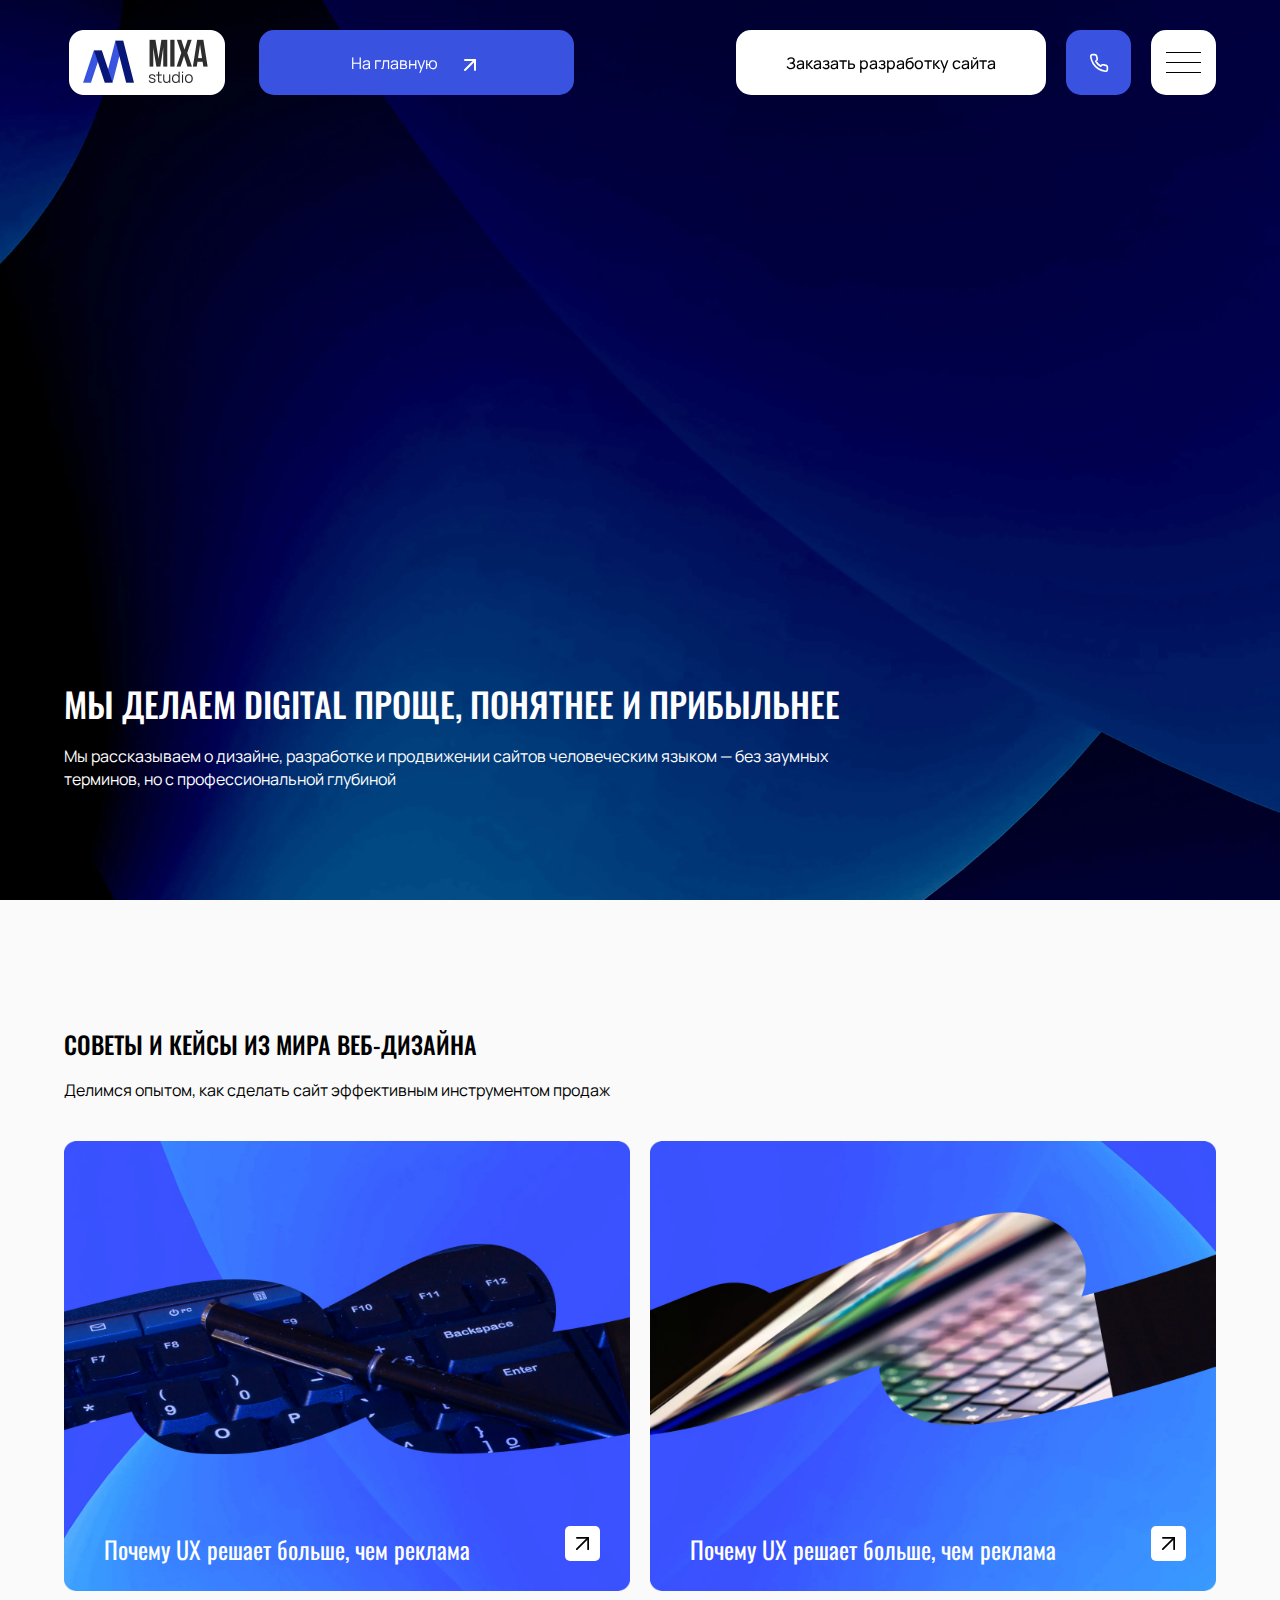
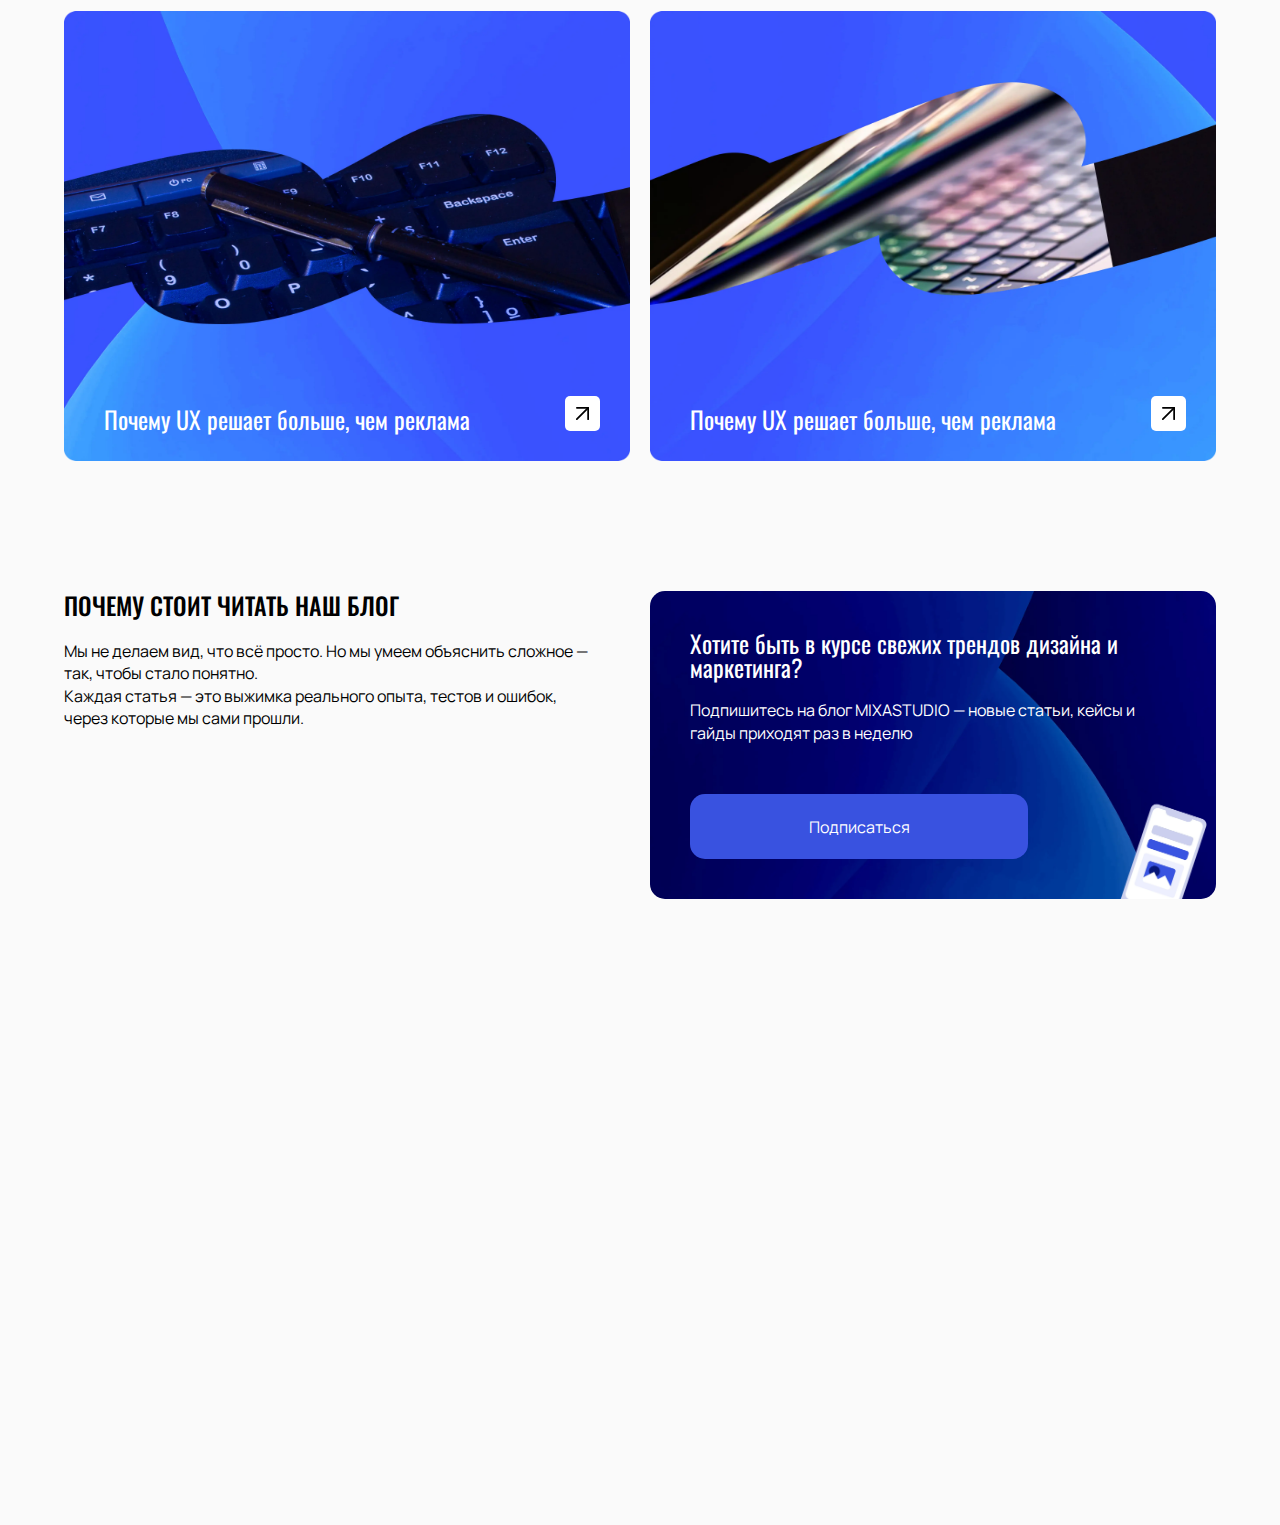
<file: blog.html>
<!--header.html-->
  <!doctype html>
<html lang="en">
<head>
  <meta charset="UTF-8">
  <meta name="viewport"
        content="width=device-width, user-scalable=no, initial-scale=1.0, maximum-scale=1.0, minimum-scale=1.0">
  <meta http-equiv="X-UA-Compatible" content="ie=edge">
  <link rel="preconnect" href="https://fonts.googleapis.com">
  <link rel="preconnect" href="https://fonts.gstatic.com" crossorigin>
  <link href="https://fonts.googleapis.com/css2?family=Bebas+Neue&family=Inter:ital,opsz,wght@0,14..32,100..900;1,14..32,100..900&family=Manrope:wght@200..800&display=swap" rel="stylesheet">
  <link href="./fonts/fonts.css">
  <link href="https://fonts.googleapis.com/css2?family=Oswald:wght@200..700&display=swap" rel="stylesheet">
  <link
          rel="stylesheet"
          href="https://cdn.jsdelivr.net/npm/swiper@11/swiper-bundle.min.css"
  />
  <title></title>
<script defer src="js/bundle.js"></script><script defer src="js/style.js"></script><link href="css/style.min.css" rel="stylesheet"></head>
<body>

<div class="fixed-widgets">

  <div class="widgets-list">
    <a href="#" class="widget-link widget-link-mail">
      <img src="./img/icons/widget-mail-ico.svg" alt="">
    </a>
    <a href="#" class="widget-link">WA</a>
    <a href="#" class="widget-link">VK</a>
    <a href="#" class="widget-link">TG</a>
    <a href="#" class="widget-link widget-link-phone">
      <img src="./img/icons/widget-phone-ico.svg" alt="">
    </a>
  </div>

  <button type="button" class="button-widgets"></button>

</div>

<header class="header">
  <div class="header-popup">
    <div class="container-fluid">
      <div class="row align-center">
        <div class="col-lg-6 col-md-6 col-m-6">
          <a href="#" class="logo">
            <img src="./img/logo.webp" alt="">
          </a>
        </div>
        <div class="col-lg-6 col-md-6 col-m-6 d-flex justify-end">
          <button class="popup-button button-popup-close">
            <span class="line"></span>
            <span class="line"></span>
          </button>
        </div>
      </div>
      <nav class="header-nav">
        <div class="menu-wrapper">
          <div class="menu-title">МЕНЮ</div>
          <ul class="main-menu">
            <li>
              <a href="cases-page.html">Кейсы</a>
            </li>
            <li>
              <a href="about.html">О компании</a>
            </li>
            <li>
              <a href="blog.html">Блог</a>
            </li>
            <li>
              <a href="#">Контакты</a>
            </li>
          </ul>
        </div>
        <div class="menu-wrapper">
          <div class="menu-title">УСЛУГИ</div>
          <ul class="main-menu">
            <li>
              <a href="single-service.html">Разработка сайтов под ключ</a>
            </li>
            <li>
              <a href="single-service.html">SEO и реклама</a>
            </li>
            <li>
              <a href="single-service.html">Интеграция и поддержка</a>
            </li>
            <li>
              <a href="single-service.html">Контент и наполнение</a>
            </li>
          </ul>
        </div>
        <div class="menu-wrapper">
          <div class="menu-title">Дополнительно</div>
          <ul class="addition-menu">
            <li>
              <a href="#">Бриф</a>
            </li>
            <li>
              <a href="#">Стать партнером</a>
            </li>
          </ul>
        </div>
      </nav>
      <div class="header-mail">
        <div class="header-contact-title">Электронная почта</div>
        <a href="mailto:info@mixastudio.ru">info@mixastudio.ru</a>
      </div>
      <div class="header-contacts">
        <div class="header-contact-item">
          <div class="header-contact-title">Номер телефона</div>
          <a href="tel:+79120017319" class="btn btn-blue btn-phone">+7 (912) 001-73-19</a>
        </div>
        <div class="header-contact-item">
          <div class="header-contact-title">Социальные сети</div>
          <div class="header-socials">
            <a href="#" class="social-link">TG</a>
            <a href="#" class="social-link">VK</a>
            <a href="#" class="social-link">WA</a>
          </div>
        </div>
        <div class="header-contact-item header-contact-item-copy">
          <p>@2025</p>
          <p><a href="#">политика конфиденциальности</a></p>
        </div>
      </div>
    </div>
  </div>
  <div class="container">
    <div class="row align-center">
      <div class="col-lg-6 col-md-8 col-m-6 col-left">
        <a href="#" class="logo">
          <img src="./img/logo.webp" alt="">
        </a>
        <a href="#" class="btn btn-blue btn-w-arrow btn-header-nav">На главную</a>
      </div>
      <div class="col-lg-6 col-md-4 col-m-6 d-flex justify-end">
        <a href="#" class="btn btn-white">Заказать разработку сайта</a>
        <a href="#" class="header-phone"></a>
        <button class="popup-button button-popup-menu">
          <span class="line"></span>
          <span class="line"></span>
          <span class="line"></span>
        </button>
      </div>
    </div>
  </div>
</header>

<a href="#" class="btn btn-blue btn-w-arrow nav-button-header">На главную</a>

<main>




<section class="default-banner default-banner-blog animate-section" style="background-image: url(./img/banner-back-default.webp)">
  <div class="container">
    <div class="banner-content">
      <h1>Мы делаем digital проще, понятнее и прибыльнее</h1>
      <div class="description">
        <p>Мы рассказываем о дизайне, разработке и продвижении сайтов человеческим языком — без заумных терминов, но с профессиональной глубиной</p>
      </div>
      <a href="#" class="btn btn-white btn-mobile">Заказать разработку сайта</a>
    </div>
  </div>
</section>

<section class="blog-section-main">
  <div class="container">
    <h2>Советы и кейсы из мира веб-дизайна</h2>
    <div class="description">
      <p>Делимся опытом, как сделать сайт эффективным инструментом продаж</p>
    </div>
    <div class="row">
      <article class="col-lg-6 col-md-6 col-m-12">
        <a href="single-blog.html" class="blog-card">
          <div class="blog-card-image" style="background-image: url(./img/blog-card-back1.webp)"></div>
          <div class="blog-card-title">Почему UX решает больше, чем реклама </div>
        </a>
      </article>
      <article class="col-lg-6 col-md-6 col-m-12">
        <a href="single-blog.html" class="blog-card">
          <div class="blog-card-image" style="background-image: url(./img/blog-card-back2.webp)"></div>
          <div class="blog-card-title">Почему UX решает больше, чем реклама </div>
        </a>
      </article>
      <article class="col-lg-6 col-md-6 col-m-12">
        <a href="single-blog.html" class="blog-card">
          <div class="blog-card-image" style="background-image: url(./img/blog-card-back1.webp)"></div>
          <div class="blog-card-title">Почему UX решает больше, чем реклама </div>
        </a>
      </article>
      <article class="col-lg-6 col-md-6 col-m-12">
        <a href="single-blog.html" class="blog-card">
          <div class="blog-card-image" style="background-image: url(./img/blog-card-back2.webp)"></div>
          <div class="blog-card-title">Почему UX решает больше, чем реклама </div>
        </a>
      </article>
    </div>
  </div>
</section>

<section class="blog-section-promo">
  <div class="container">
    <div class="row">
      <div class="col-lg-6 col-md-12 col-m-12">
        <h2>Почему стоит читать наш блог</h2>
        <div class="description">
          <p>Мы не делаем вид, что всё просто. Но мы умеем объяснить сложное — так, чтобы стало понятно.</p>
          <p>Каждая статья — это выжимка реального опыта, тестов и ошибок, через которые мы сами прошли.</p>
        </div>
      </div>
      <div class="col-lg-6 col-md-12 col-m-12">
        <div class="blog-benefit-promo">
          <div class="title">Хотите быть в курсе свежих трендов дизайна и маркетинга?</div>
          <div class="description">
            <p>Подпишитесь на блог MIXASTUDIO — новые статьи, кейсы и гайды приходят раз в неделю</p>
          </div>
          <a href="#" class="btn btn-blue btn-pc">Подписаться</a>
          <a href="#" class="btn btn-blue btn-phone btn-mobile">Позвонить</a>
        </div>
      </div>
    </div>
  </div>
</section>

<!--footer.html-->
</main>

<footer class="footer animate-section">
    <div class="container">
      <div class="row row-top">
        <div class="col-lg-7 col-md-12 col-m-12">
          <nav class="footer-nav">
            <ul class="footer-menu">
              <li>
                <a href="services.html">Услуги</a>
              </li>
              <li>
                <a href="cases-page.html">Кейсы</a>
              </li>
              <li>
                <a href="about.html">О компании</a>
              </li>
              <li>
                <a href="blog.html">Блог</a>
              </li>
              <li>
                <a href="#">Контакты</a>
              </li>
            </ul>
          </nav>
        </div>
        <div class="col-lg-5 col-md-12 col-m-12">
          <a href="#" class="footer-mail">info@mixastudio.ru</a>
        </div>
      </div>
      <div class="row row-bottom">
        <div class="col-lg-7 col-md-12 col-m-12">
          <div class="footer-left">
            <div class="footer-qr footer-qr-telegram">
              <img src="./img/footer-qr.webp" alt="footer-qr-image">
            </div>
            <div class="footer-qr footer-qr-whatsapp">
              <img src="./img/footer-qr-whatsapp.webp" alt="footer-qr-image">
            </div>
            <a href="#" class="btn btn-phone btn-mobile">+7 (912) 001-73-19</a>
            <div class="footer-socials">
              <a href="#" class="social-link">TG</a>
              <a href="#" class="social-link">VK</a>
              <a href="#" class="social-link">WA</a>
            </div>
          </div>
        </div>
        <div class="col-lg-5 col-md-12 col-m-12">
          <div class="footer-right">
            <div class="footer-buttons">
              <a href="#" class="btn btn-phone btn-pc">+7 (912) 001-73-19</a>
              <a href="#" class="btn btn-blue btn-w-arrow btn-mobile">Перейти в WhatsApp</a>
              <a href="#" class="btn btn-blue btn-w-arrow">Перейти в телеграмм канал</a>
              <a href="#" class="btn btn-blue btn-w-arrow">Перейти в группу ВК</a>
            </div>
          </div>
        </div>
        <div class="col-lg-12 col-md-12 col-m-12">
          <div class="footer-copy">
            <p>@2025</p>
            <p>
              <a href="#">политика конфиденциальности</a>
            </p>
          </div>
        </div>
      </div>
    </div>
</footer>


<script src="https://cdn.jsdelivr.net/npm/swiper@11/swiper-bundle.min.js"></script>
</body>
</html>
</file>
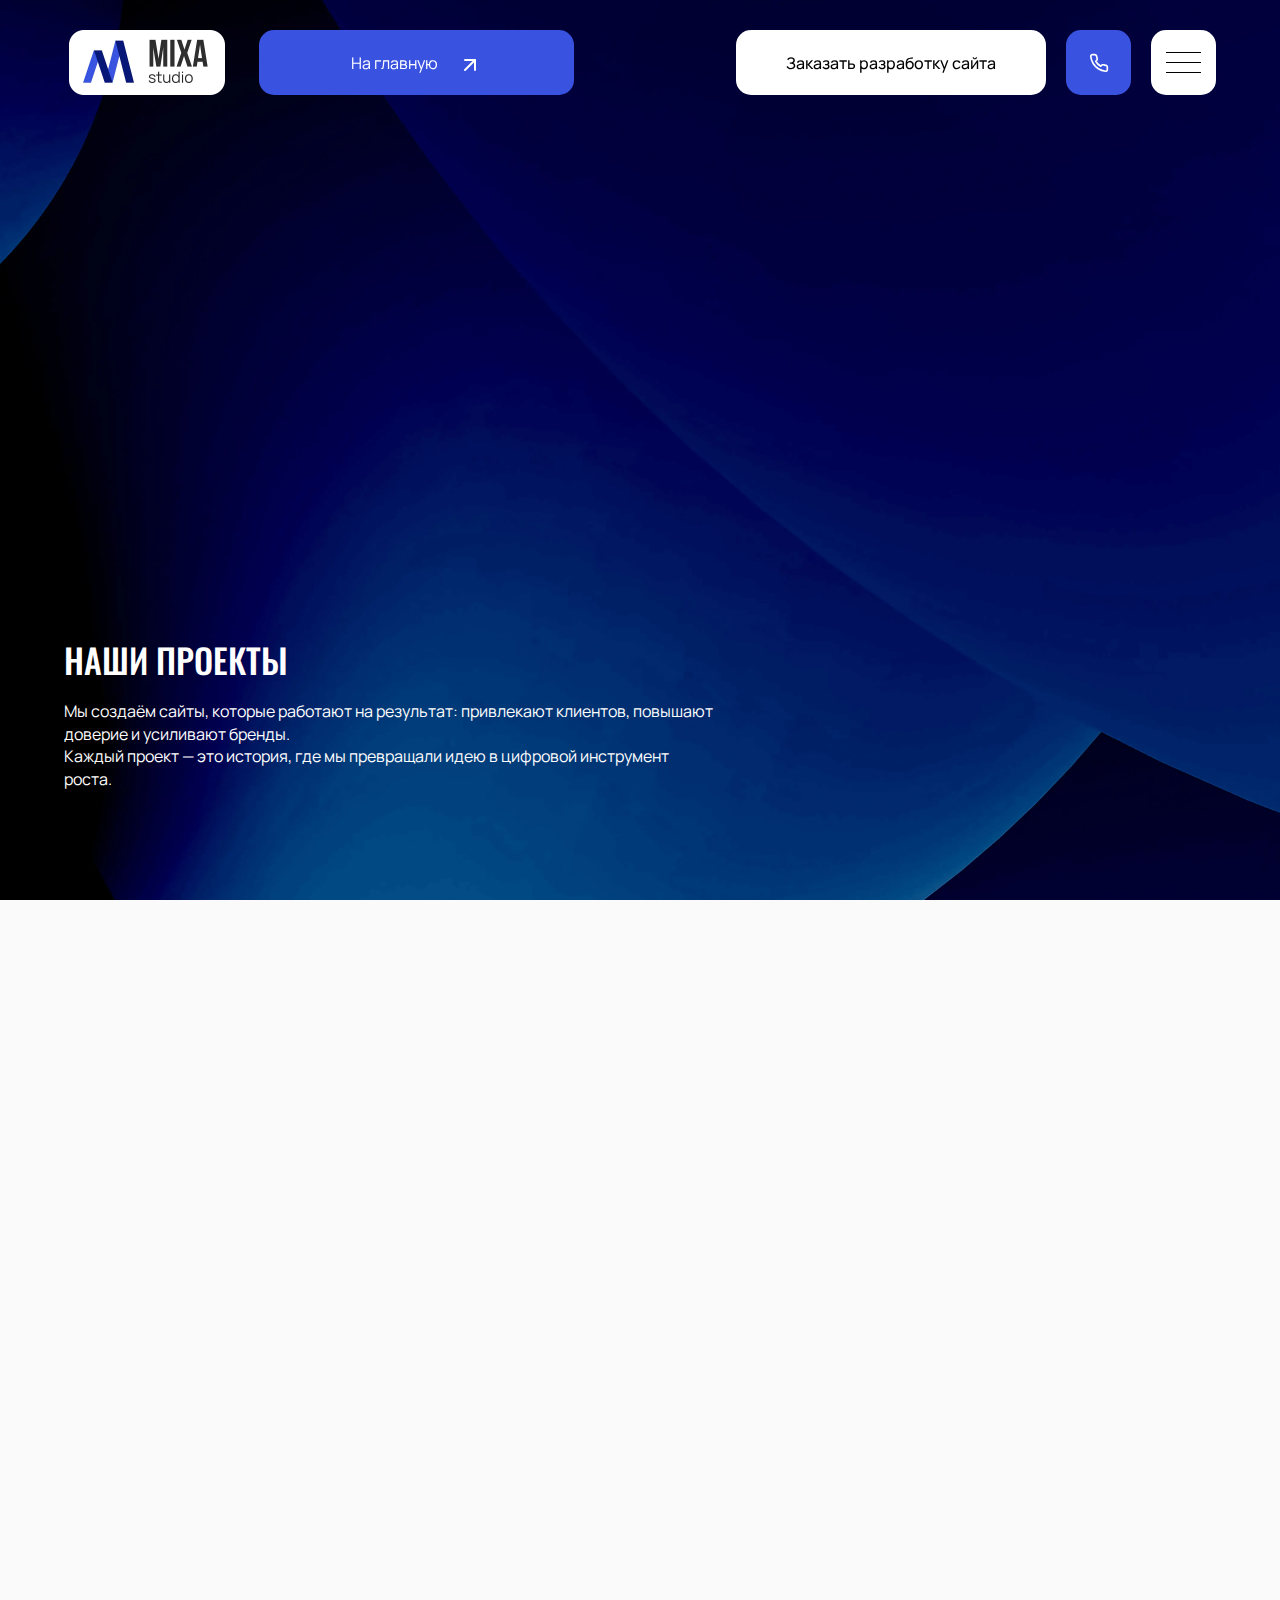
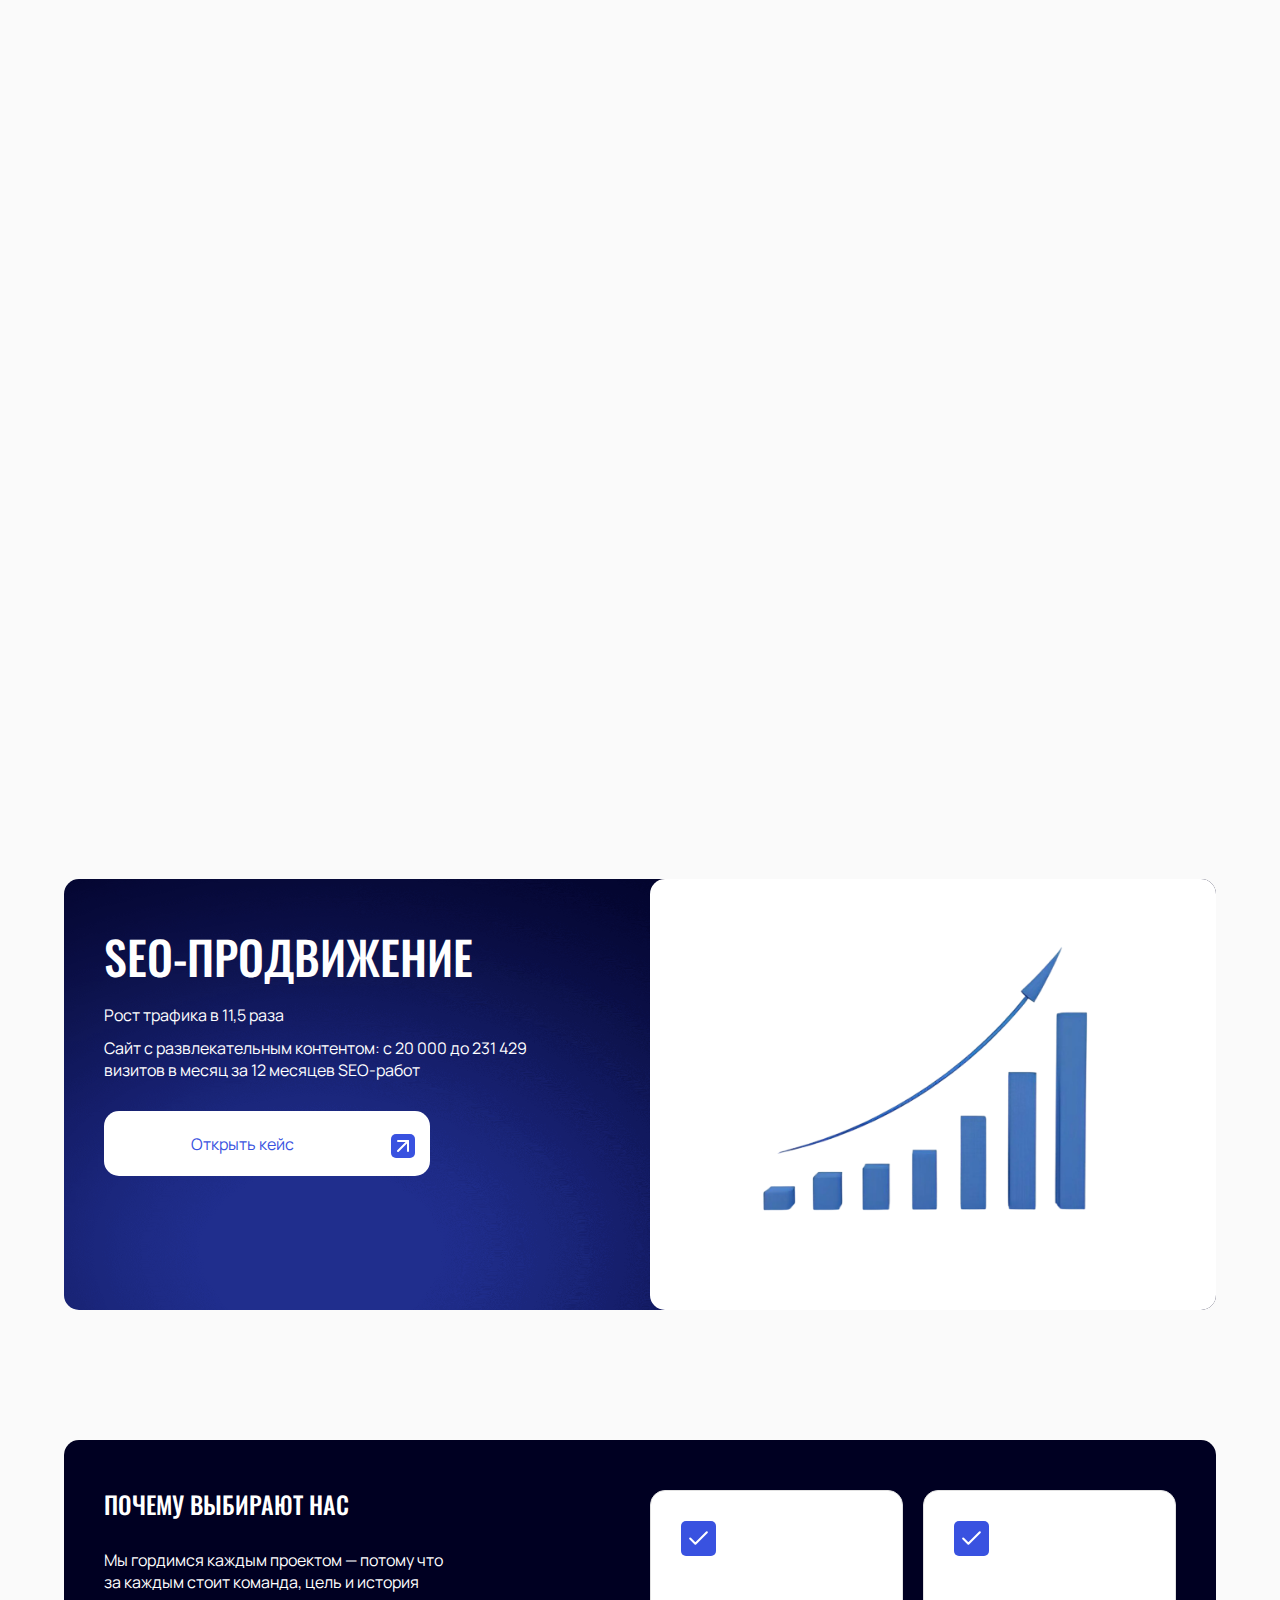
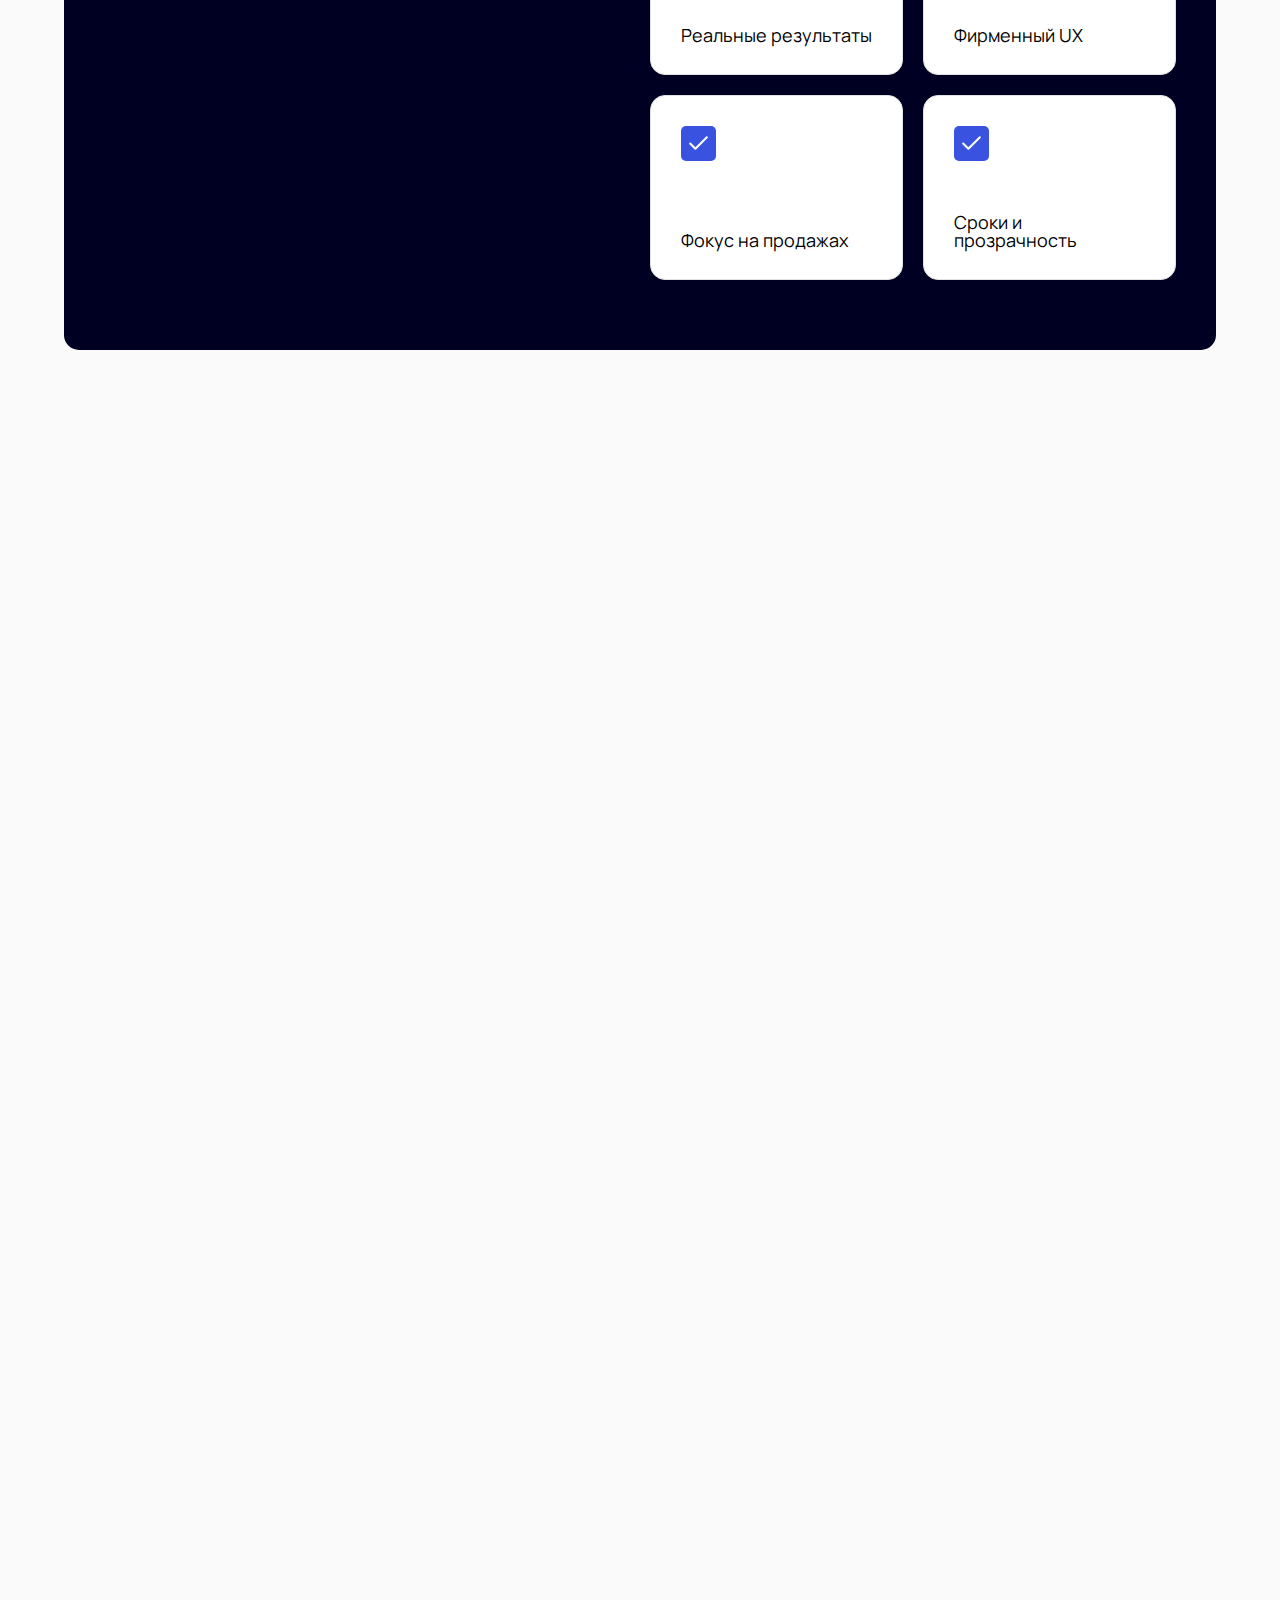
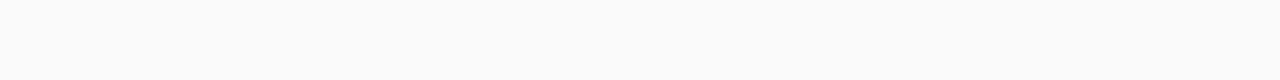
<file: cases-page.html>
<!--header.html-->
  <!doctype html>
<html lang="en">
<head>
  <meta charset="UTF-8">
  <meta name="viewport"
        content="width=device-width, user-scalable=no, initial-scale=1.0, maximum-scale=1.0, minimum-scale=1.0">
  <meta http-equiv="X-UA-Compatible" content="ie=edge">
  <link rel="preconnect" href="https://fonts.googleapis.com">
  <link rel="preconnect" href="https://fonts.gstatic.com" crossorigin>
  <link href="https://fonts.googleapis.com/css2?family=Bebas+Neue&family=Inter:ital,opsz,wght@0,14..32,100..900;1,14..32,100..900&family=Manrope:wght@200..800&display=swap" rel="stylesheet">
  <link href="./fonts/fonts.css">
  <link href="https://fonts.googleapis.com/css2?family=Oswald:wght@200..700&display=swap" rel="stylesheet">
  <link
          rel="stylesheet"
          href="https://cdn.jsdelivr.net/npm/swiper@11/swiper-bundle.min.css"
  />
  <title></title>
<script defer src="js/bundle.js"></script><script defer src="js/style.js"></script><link href="css/style.min.css" rel="stylesheet"></head>
<body>

<div class="fixed-widgets">

  <div class="widgets-list">
    <a href="#" class="widget-link widget-link-mail">
      <img src="./img/icons/widget-mail-ico.svg" alt="">
    </a>
    <a href="#" class="widget-link">WA</a>
    <a href="#" class="widget-link">VK</a>
    <a href="#" class="widget-link">TG</a>
    <a href="#" class="widget-link widget-link-phone">
      <img src="./img/icons/widget-phone-ico.svg" alt="">
    </a>
  </div>

  <button type="button" class="button-widgets"></button>

</div>

<header class="header">
  <div class="header-popup">
    <div class="container-fluid">
      <div class="row align-center">
        <div class="col-lg-6 col-md-6 col-m-6">
          <a href="#" class="logo">
            <img src="./img/logo.webp" alt="">
          </a>
        </div>
        <div class="col-lg-6 col-md-6 col-m-6 d-flex justify-end">
          <button class="popup-button button-popup-close">
            <span class="line"></span>
            <span class="line"></span>
          </button>
        </div>
      </div>
      <nav class="header-nav">
        <div class="menu-wrapper">
          <div class="menu-title">МЕНЮ</div>
          <ul class="main-menu">
            <li>
              <a href="cases-page.html">Кейсы</a>
            </li>
            <li>
              <a href="about.html">О компании</a>
            </li>
            <li>
              <a href="blog.html">Блог</a>
            </li>
            <li>
              <a href="#">Контакты</a>
            </li>
          </ul>
        </div>
        <div class="menu-wrapper">
          <div class="menu-title">УСЛУГИ</div>
          <ul class="main-menu">
            <li>
              <a href="single-service.html">Разработка сайтов под ключ</a>
            </li>
            <li>
              <a href="single-service.html">SEO и реклама</a>
            </li>
            <li>
              <a href="single-service.html">Интеграция и поддержка</a>
            </li>
            <li>
              <a href="single-service.html">Контент и наполнение</a>
            </li>
          </ul>
        </div>
        <div class="menu-wrapper">
          <div class="menu-title">Дополнительно</div>
          <ul class="addition-menu">
            <li>
              <a href="#">Бриф</a>
            </li>
            <li>
              <a href="#">Стать партнером</a>
            </li>
          </ul>
        </div>
      </nav>
      <div class="header-mail">
        <div class="header-contact-title">Электронная почта</div>
        <a href="mailto:info@mixastudio.ru">info@mixastudio.ru</a>
      </div>
      <div class="header-contacts">
        <div class="header-contact-item">
          <div class="header-contact-title">Номер телефона</div>
          <a href="tel:+79120017319" class="btn btn-blue btn-phone">+7 (912) 001-73-19</a>
        </div>
        <div class="header-contact-item">
          <div class="header-contact-title">Социальные сети</div>
          <div class="header-socials">
            <a href="#" class="social-link">TG</a>
            <a href="#" class="social-link">VK</a>
            <a href="#" class="social-link">WA</a>
          </div>
        </div>
        <div class="header-contact-item header-contact-item-copy">
          <p>@2025</p>
          <p><a href="#">политика конфиденциальности</a></p>
        </div>
      </div>
    </div>
  </div>
  <div class="container">
    <div class="row align-center">
      <div class="col-lg-6 col-md-8 col-m-6 col-left">
        <a href="#" class="logo">
          <img src="./img/logo.webp" alt="">
        </a>
        <a href="#" class="btn btn-blue btn-w-arrow btn-header-nav">На главную</a>
      </div>
      <div class="col-lg-6 col-md-4 col-m-6 d-flex justify-end">
        <a href="#" class="btn btn-white">Заказать разработку сайта</a>
        <a href="#" class="header-phone"></a>
        <button class="popup-button button-popup-menu">
          <span class="line"></span>
          <span class="line"></span>
          <span class="line"></span>
        </button>
      </div>
    </div>
  </div>
</header>

<a href="#" class="btn btn-blue btn-w-arrow nav-button-header">На главную</a>

<main>




<section class="default-banner default-banner-services animate-section" style="background-image: url(./img/banner-back-default.webp)">
  <div class="container">
    <div class="banner-content">
      <h1>Наши проекты</h1>
      <div class="description">
        <p>Мы создаём сайты, которые работают на результат: привлекают клиентов, повышают доверие и усиливают бренды. </p>
        <p>Каждый проект — это история, где мы превращали идею в цифровой инструмент роста.</p>
      </div>
      <a href="#" class="btn btn-white btn-mobile">Заказать разработку сайта</a>
    </div>
  </div>
</section>

<section class="projects-section projects-section-main animate-section">
  <div class="container">
    <div class="projects-filters">
      <div class="filter-item active">
        <span>Все проекты</span>
      </div>
      <div class="filter-item">
        <span>Разработка сайтов</span>
      </div>
      <div class="filter-item">
        <span>SEO и продвижение</span>
      </div>
      <div class="filter-item">
        <span>Брендинг</span>
      </div>
      <div class="filter-item">
        <span>Комплекс “под ключ”</span>
      </div>
    </div>
    <div class="row">
      <div class="col-lg-6 col-md-6 col-m-12">
        <div class="project-card">
          <img src="./img/project-back.webp" alt="project-image-1" class="project-image">
          <div class="project-content">
            <div class="project-title">
              Инвестиции в недвижимость
            </div>
            <div class="project-type">Лендинг</div>
          </div>
        </div>
      </div>
      <div class="col-lg-6 col-md-6 col-m-12">
        <div class="project-card">
          <img src="./img/project-back.webp" alt="project-image-1" class="project-image">
          <div class="project-content">
            <div class="project-title">
              Инвестиции в недвижимость
            </div>
            <div class="project-type">Лендинг</div>
          </div>
        </div>
      </div>
      <div class="col-lg-6 col-md-6 col-m-12">
        <div class="project-card">
          <img src="./img/project-back.webp" alt="project-image-1" class="project-image">
          <div class="project-content">
            <div class="project-title">
              Инвестиции в недвижимость
            </div>
            <div class="project-type">Лендинг</div>
          </div>
        </div>
      </div>
      <div class="col-lg-6 col-md-6 col-m-12">
        <div class="project-card">
          <img src="./img/project-back.webp" alt="project-image-1" class="project-image">
          <div class="project-content">
            <div class="project-title">
              Инвестиции в недвижимость
            </div>
            <div class="project-type">Лендинг</div>
          </div>
        </div>
      </div>
    </div>

  </div>
</section>

<section class="services-seo-section">
  <div class="container">
    <div class="seo-wrapper">
      <div class="row">
        <div class="col-lg-6 col-md-12 col-m-12">
          <div class="content-wrapper">
            <h2>SEO-продвижение</h2>
            <div class="description">
              <p>Рост трафика в 11,5 раза</p>
              <p>Сайт с развлекательным контентом: с 20 000 до 231 429 визитов в месяц за 12 месяцев SEO-работ</p>
            </div>
            <a href="#" class="btn btn-w-arrow">Открыть кейс</a>
          </div>
        </div>
        <div class="col-lg-6 col-md-12 col-m-12">
          <div class="image-wrapper">
            <img src="./img/services-seo-img.webp" alt="">
          </div>
        </div>
      </div>
    </div>
  </div>
</section>

<section class="services-benefits-section">
  <div class="container">
    <div class="service-benefits-wrapper">
      <div class="row">
        <div class="col-lg-6 col-md-12 col-m-12">
          <h2>Почему выбирают нас</h2>
          <div class="description">
            <p>Мы гордимся каждым проектом —
              потому что за каждым стоит команда,
              цель и история</p>
          </div>
        </div>
        <div class="col-lg-6 col-md-12 col-m-12">
          <div class="cards-list">
            <div class="row">
              <div class="col-lg-6 col-md-6 col-m-6">
                <div class="card-wrapper">
                  <div class="card-text">Реальные результаты</div>
                </div>
              </div>
              <div class="col-lg-6 col-md-6 col-m-6">
                <div class="card-wrapper">
                  <div class="card-text">Фирменный UX</div>
                </div>
              </div>
              <div class="col-lg-6 col-md-6 col-m-6">
                <div class="card-wrapper">
                  <div class="card-text">Фокус на продажах</div>
                </div>
              </div>
              <div class="col-lg-6 col-md-6 col-m-6">
                <div class="card-wrapper">
                  <div class="card-text">Сроки и прозрачность</div>
                </div>
              </div>
            </div>
          </div>
        </div>
      </div>
    </div>
  </div>
</section>

<section class="callback animate-section">
  <div class="container">
    <div class="row">
      <div class="col-lg-6 col-md-12 col-m-12">
        <div class="callback-content">
          <h2>Хотите сайт, который действительно работает?</h2>
          <div class="description">
            <p>Давайте обсудим ваш проект
              и предложим решение под ваши задачи
            </p>
          </div>
          <div class="contacts-block">
            <div class="description">
              <p>Можно также связаться с нами напрямую</p>
            </div>
            <a href="#" class="btn btn-blue btn-phone">Позвонить</a>
            <div class="socials-block">
              <a href="#" class="social-link">TG</a>
              <a href="#" class="social-link">VK</a>
            </div>
          </div>
        </div>
      </div>
      <div class="col-lg-6 col-md-12 col-m-12">
        <div class="form-wrapper">
          <div class="wpcf7 js" id="wpcf7-f96-o1" lang="ru-RU" dir="ltr" data-wpcf7-id="96">
            <div class="screen-reader-response"><p role="status" aria-live="polite" aria-atomic="true"></p> <ul></ul></div>
            <form action="/dev/#wpcf7-f96-o1" method="post" class="wpcf7-form init" aria-label="Контактная форма" novalidate="novalidate" data-status="init">
              <fieldset class="hidden-fields-container"><input type="hidden" name="_wpcf7" value="96"><input type="hidden" name="_wpcf7_version" value="6.1.2"><input type="hidden" name="_wpcf7_locale" value="ru_RU"><input type="hidden" name="_wpcf7_unit_tag" value="wpcf7-f96-o1"><input type="hidden" name="_wpcf7_container_post" value="0"><input type="hidden" name="_wpcf7_posted_data_hash" value="">
              </fieldset>
              <p><span class="wpcf7-form-control-wrap" data-name="your-name"><input size="40" maxlength="400" class="wpcf7-form-control wpcf7-text wpcf7-validates-as-required" aria-required="true" aria-invalid="false" value="" placeholder="Имя" type="text" name="your-name"></span><br>
                <span class="wpcf7-form-control-wrap" data-name="your-email"><input size="40" maxlength="400" class="wpcf7-form-control wpcf7-email wpcf7-validates-as-required wpcf7-text wpcf7-validates-as-email" aria-required="true" aria-invalid="false" value="" placeholder="Email" type="email" name="your-email"></span><br>
                <span class="wpcf7-form-control-wrap" data-name="your-subject"><input size="40" maxlength="400" class="wpcf7-form-control wpcf7-text wpcf7-validates-as-required" aria-required="true" aria-invalid="false" value="" placeholder="Тематика сайта" type="text" name="your-subject"></span><br>
                <span class="wpcf7-form-control-wrap" data-name="your-message"><textarea cols="40" rows="10" maxlength="2000" class="wpcf7-form-control wpcf7-textarea" aria-invalid="false" name="your-message" placeholder="Сообщение"></textarea></span><br>
                <input class="wpcf7-form-control wpcf7-submit has-spinner" type="submit" value="Обсудить проект"><span class="wpcf7-spinner"></span>
              </p><div class="wpcf7-response-output" aria-hidden="true"></div>
            </form>
          </div>
        </div>
      </div>
    </div>
  </div>
</section>


<!--footer.html-->
</main>

<footer class="footer animate-section">
    <div class="container">
      <div class="row row-top">
        <div class="col-lg-7 col-md-12 col-m-12">
          <nav class="footer-nav">
            <ul class="footer-menu">
              <li>
                <a href="services.html">Услуги</a>
              </li>
              <li>
                <a href="cases-page.html">Кейсы</a>
              </li>
              <li>
                <a href="about.html">О компании</a>
              </li>
              <li>
                <a href="blog.html">Блог</a>
              </li>
              <li>
                <a href="#">Контакты</a>
              </li>
            </ul>
          </nav>
        </div>
        <div class="col-lg-5 col-md-12 col-m-12">
          <a href="#" class="footer-mail">info@mixastudio.ru</a>
        </div>
      </div>
      <div class="row row-bottom">
        <div class="col-lg-7 col-md-12 col-m-12">
          <div class="footer-left">
            <div class="footer-qr footer-qr-telegram">
              <img src="./img/footer-qr.webp" alt="footer-qr-image">
            </div>
            <div class="footer-qr footer-qr-whatsapp">
              <img src="./img/footer-qr-whatsapp.webp" alt="footer-qr-image">
            </div>
            <a href="#" class="btn btn-phone btn-mobile">+7 (912) 001-73-19</a>
            <div class="footer-socials">
              <a href="#" class="social-link">TG</a>
              <a href="#" class="social-link">VK</a>
              <a href="#" class="social-link">WA</a>
            </div>
          </div>
        </div>
        <div class="col-lg-5 col-md-12 col-m-12">
          <div class="footer-right">
            <div class="footer-buttons">
              <a href="#" class="btn btn-phone btn-pc">+7 (912) 001-73-19</a>
              <a href="#" class="btn btn-blue btn-w-arrow btn-mobile">Перейти в WhatsApp</a>
              <a href="#" class="btn btn-blue btn-w-arrow">Перейти в телеграмм канал</a>
              <a href="#" class="btn btn-blue btn-w-arrow">Перейти в группу ВК</a>
            </div>
          </div>
        </div>
        <div class="col-lg-12 col-md-12 col-m-12">
          <div class="footer-copy">
            <p>@2025</p>
            <p>
              <a href="#">политика конфиденциальности</a>
            </p>
          </div>
        </div>
      </div>
    </div>
</footer>


<script src="https://cdn.jsdelivr.net/npm/swiper@11/swiper-bundle.min.js"></script>
</body>
</html>
</file>
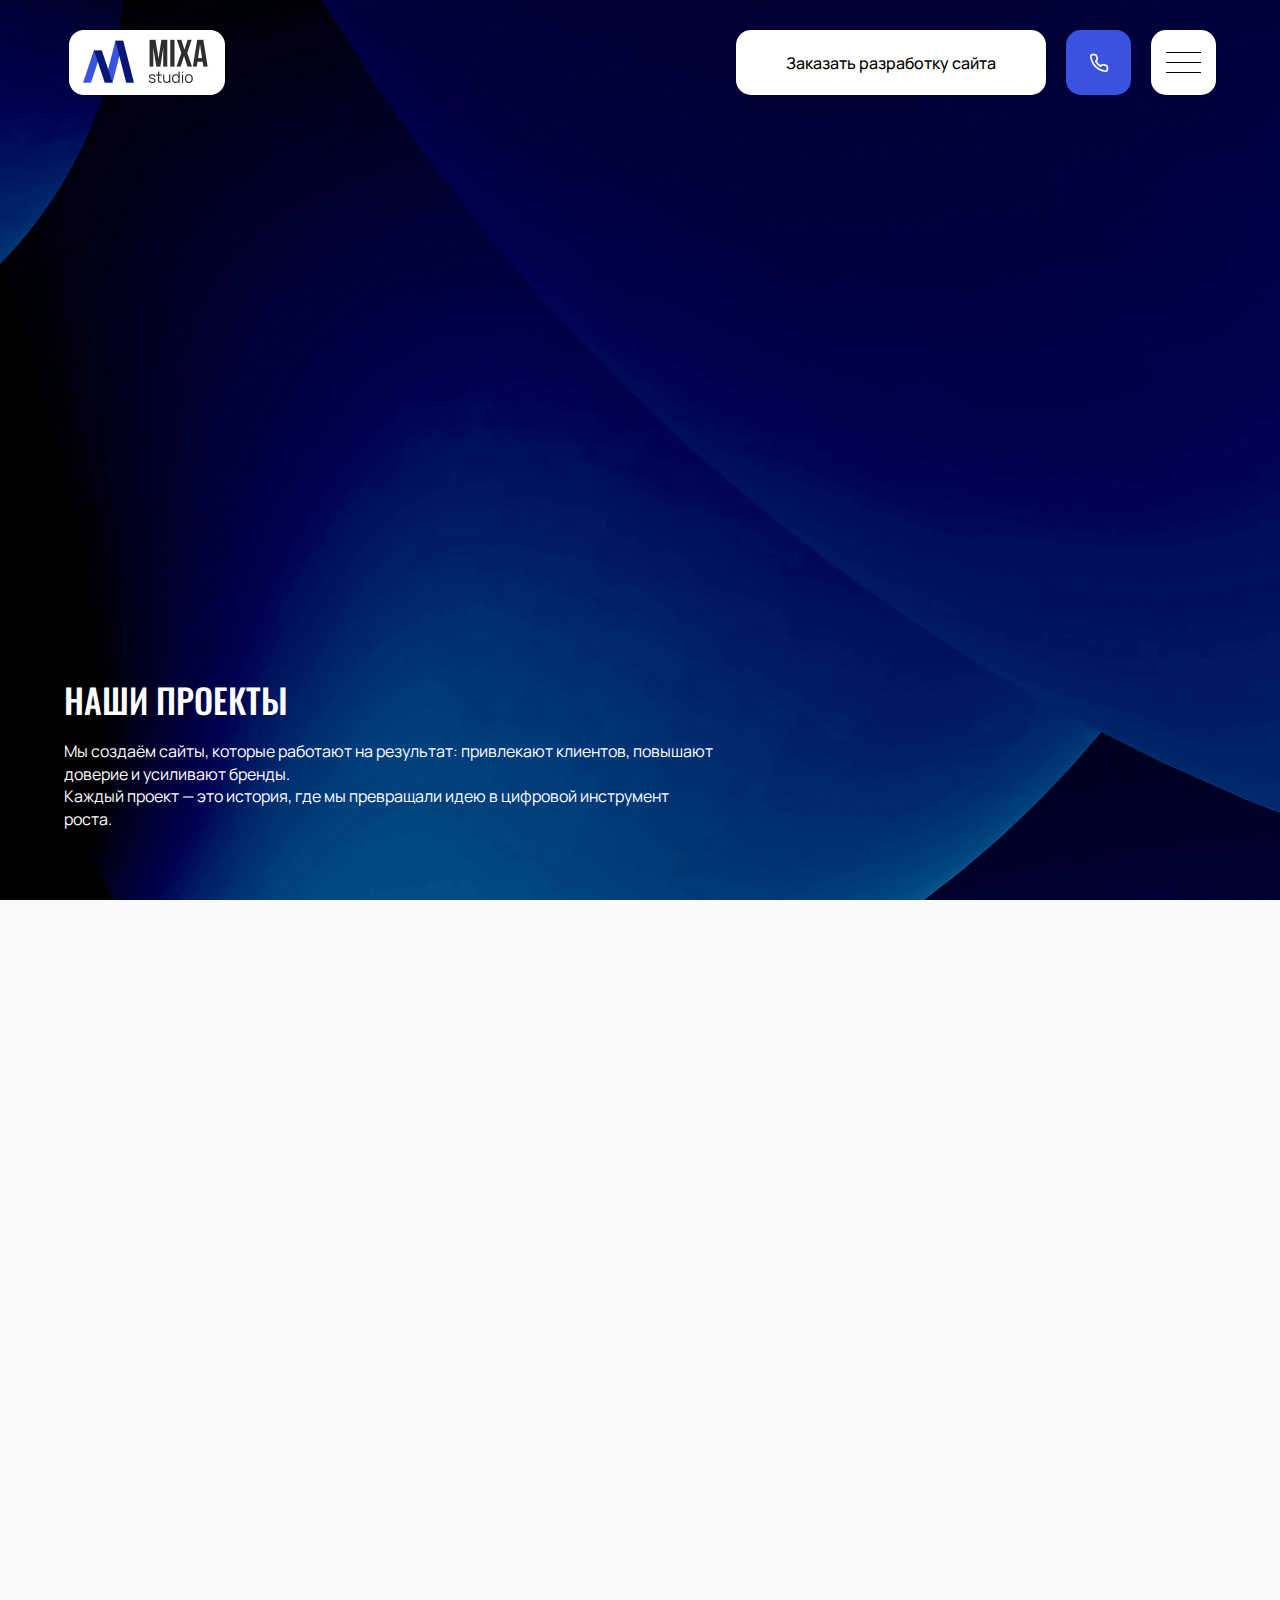
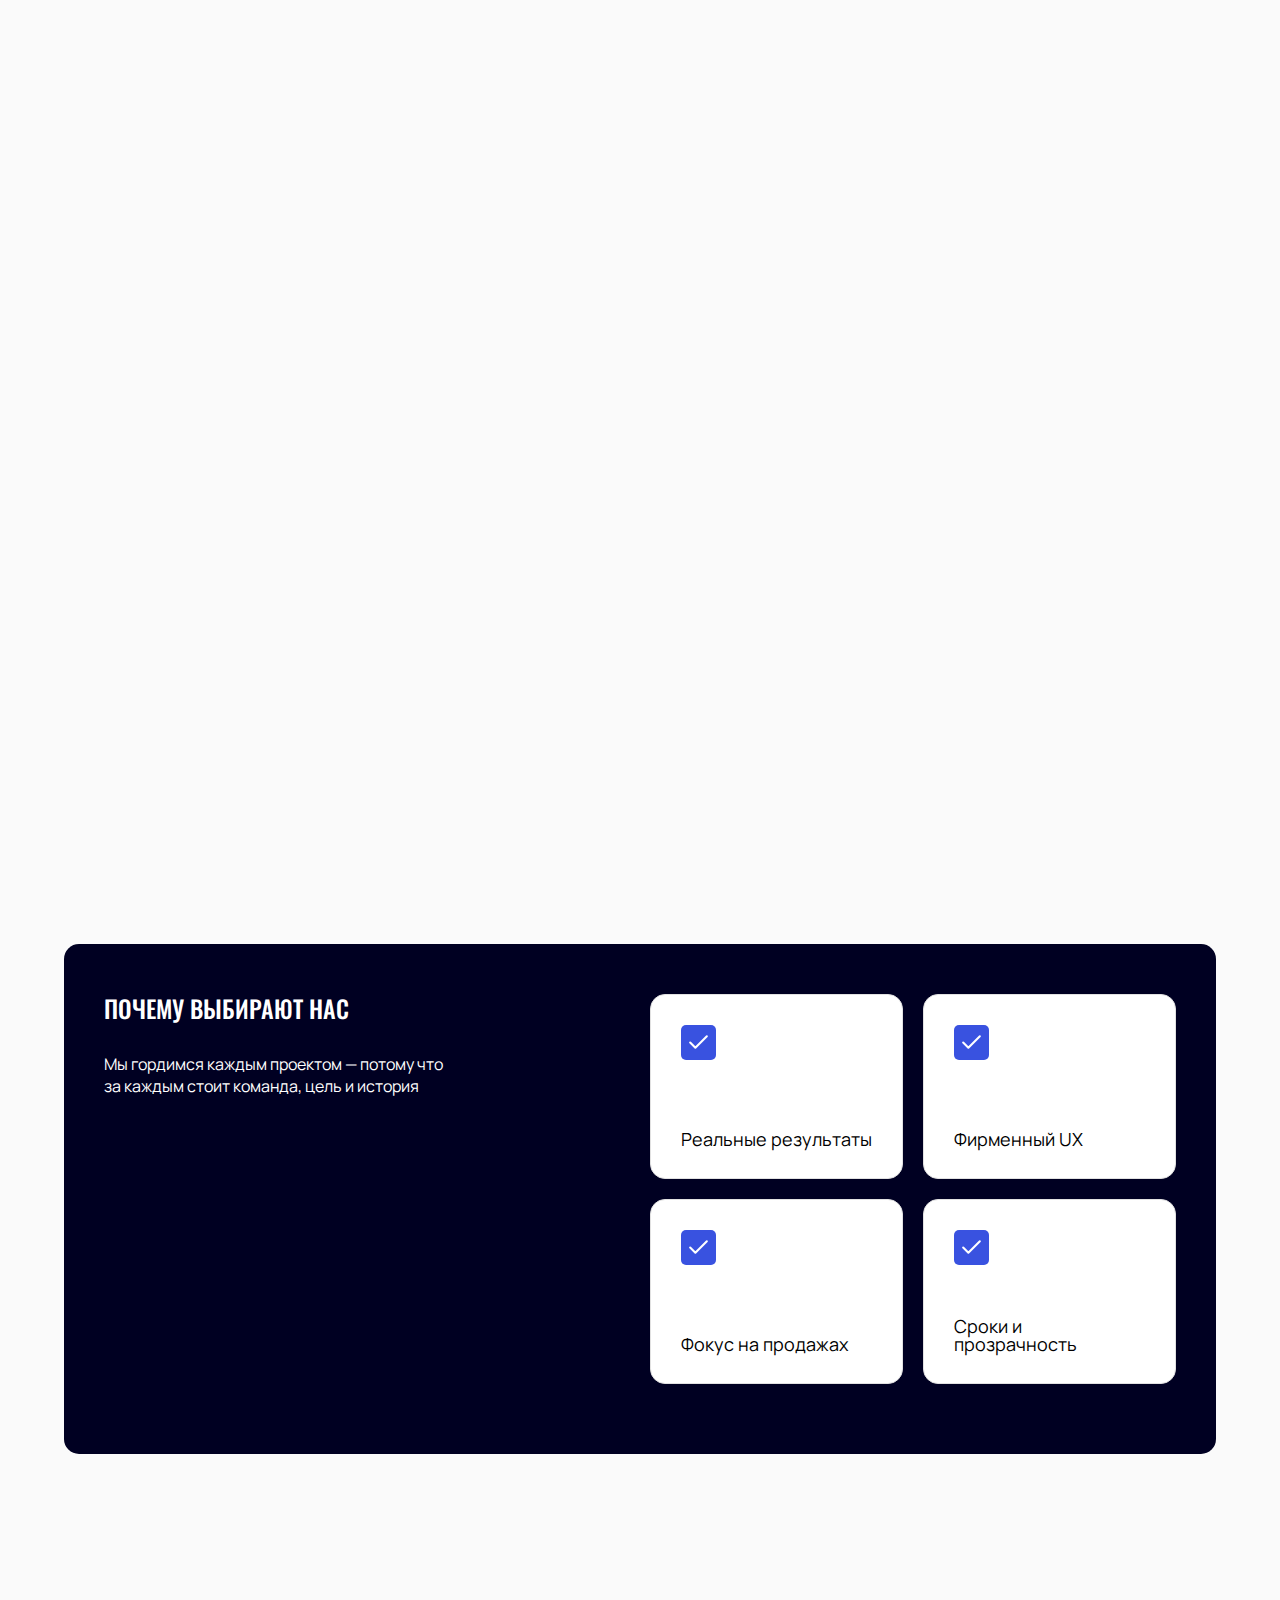
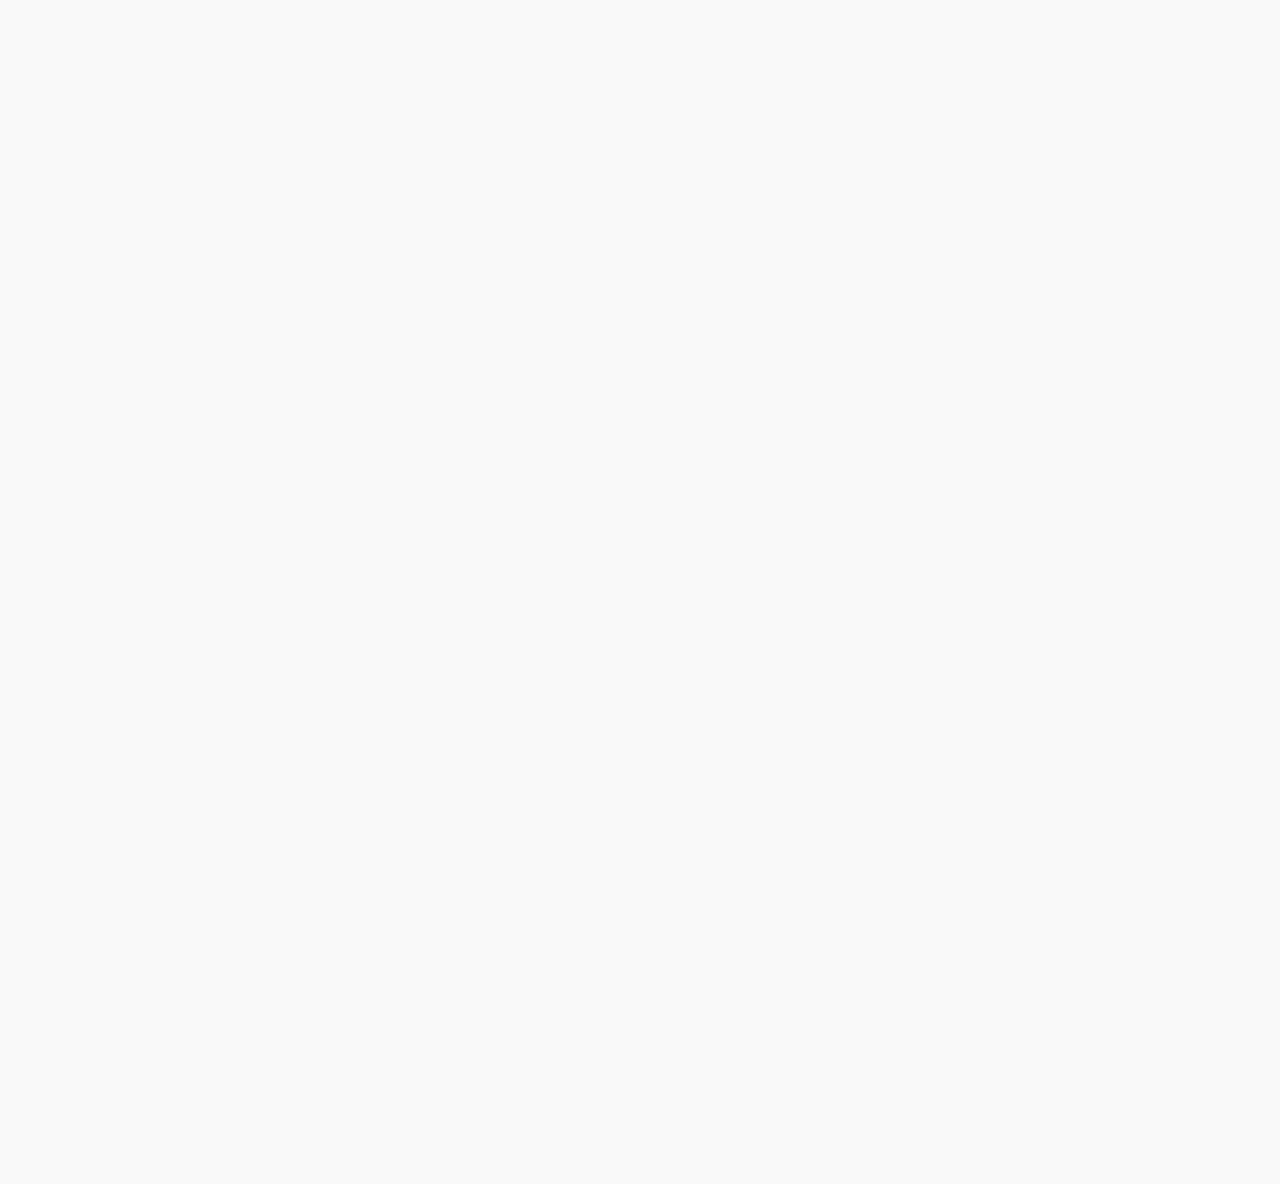
<file: services.html>
<!--header.html-->
<!doctype html>
<html lang="en">
<head>
  <meta charset="UTF-8">
  <meta name="viewport"
        content="width=device-width, user-scalable=no, initial-scale=1.0, maximum-scale=1.0, minimum-scale=1.0">
  <meta http-equiv="X-UA-Compatible" content="ie=edge">
  <link rel="preconnect" href="https://fonts.googleapis.com">
  <link rel="preconnect" href="https://fonts.gstatic.com" crossorigin>
  <link href="https://fonts.googleapis.com/css2?family=Bebas+Neue&family=Inter:ital,opsz,wght@0,14..32,100..900;1,14..32,100..900&family=Manrope:wght@200..800&display=swap" rel="stylesheet">
  <link href="./fonts/fonts.css">
  <link href="https://fonts.googleapis.com/css2?family=Oswald:wght@200..700&display=swap" rel="stylesheet">
  <link
          rel="stylesheet"
          href="https://cdn.jsdelivr.net/npm/swiper@11/swiper-bundle.min.css"
  />
  <title></title>
  <script defer src="js/bundle.js"></script>
  <link href="css/style.min.css" rel="stylesheet"></head>
<body>

<header class="header">
  <div class="header-popup">
    <div class="container-fluid">
      <div class="row align-center">
        <div class="col-lg-6 col-md-6 col-m-6">
          <a href="#" class="logo">
            <img src="./img/logo.webp" alt="">
          </a>
        </div>
        <div class="col-lg-6 col-md-6 col-m-6 d-flex justify-end">
          <button class="popup-button button-popup-close">
            <span class="line"></span>
            <span class="line"></span>
          </button>
        </div>
      </div>
      <nav class="header-nav">
        <div class="menu-wrapper">
          <div class="menu-title">МЕНЮ</div>
          <ul class="main-menu">
            <li>
              <a href="cases-page.html">Кейсы</a>
            </li>
            <li>
              <a href="about.html">О компании</a>
            </li>
            <li>
              <a href="blog.html">Блог</a>
            </li>
            <li>
              <a href="#">Контакты</a>
            </li>
          </ul>
        </div>
        <div class="menu-wrapper">
          <div class="menu-title">УСЛУГИ</div>
          <ul class="main-menu">
            <li>
              <a href="single-service.html">Разработка сайтов под ключ</a>
            </li>
            <li>
              <a href="single-service.html">SEO и реклама</a>
            </li>
            <li>
              <a href="single-service.html">Интеграция и поддержка</a>
            </li>
            <li>
              <a href="single-service.html">Контент и наполнение</a>
            </li>
          </ul>
        </div>
        <div class="menu-wrapper">
          <div class="menu-title">Дополнительно</div>
          <ul class="addition-menu">
            <li>
              <a href="#">Бриф</a>
            </li>
            <li>
              <a href="#">Стать партнером</a>
            </li>
          </ul>
        </div>
      </nav>
      <div class="header-mail">
        <div class="header-contact-title">Электронная почта</div>
        <a href="mailto:info@mixastudio.ru">info@mixastudio.ru</a>
      </div>
      <div class="header-contacts">
        <div class="header-contact-item">
          <div class="header-contact-title">Номер телефона</div>
          <a href="tel:+79120017319" class="btn btn-blue btn-phone">+7 (912) 001-73-19</a>
        </div>
        <div class="header-contact-item">
          <div class="header-contact-title">Социальные сети</div>
          <div class="header-socials">
            <a href="#" class="social-link">TG</a>
            <a href="#" class="social-link">VK</a>
            <a href="#" class="social-link">WA</a>
          </div>
        </div>
        <div class="header-contact-item header-contact-item-copy">
          <p>@2025</p>
          <p><a href="#">политика конфиденциальности</a></p>
        </div>
      </div>
    </div>
  </div>
  <div class="container">
    <div class="row align-center">
      <div class="col-lg-6 col-md-6 col-m-6">
        <a href="#" class="logo">
          <img src="./img/logo.webp" alt="">
        </a>
      </div>
      <div class="col-lg-6 col-md-6 col-m-6 d-flex justify-end">
        <a href="#" class="btn btn-white">Заказать разработку сайта</a>
        <a href="#" class="header-phone"></a>
        <button class="popup-button button-popup-menu">
          <span class="line"></span>
          <span class="line"></span>
          <span class="line"></span>
        </button>
      </div>
    </div>
  </div>
</header>

<main>




<section class="default-banner default-banner-services animate-section" style="background-image: url(./img/banner-back-default.webp)">
  <div class="container">
    <div class="banner-content">
      <h1>Наши проекты</h1>
      <div class="description">
        <p>Мы создаём сайты, которые работают на результат: привлекают клиентов, повышают доверие и усиливают бренды. </p>
        <p>Каждый проект — это история, где мы превращали идею в цифровой инструмент роста.</p>
      </div>
    </div>
  </div>
</section>

<section class="projects-section projects-section-main animate-section">
  <div class="container">
    <div class="projects-filters">
      <div class="filter-item active">
        <span>Все проекты</span>
      </div>
      <div class="filter-item">
        <span>Разработка сайтов</span>
      </div>
      <div class="filter-item">
        <span>SEO и продвижение</span>
      </div>
      <div class="filter-item">
        <span>Брендинг</span>
      </div>
      <div class="filter-item">
        <span>Комплекс “под ключ”</span>
      </div>
    </div>
    <div class="row">
      <div class="col-lg-6 col-md-6 col-m-12">
        <div class="project-card">
          <img src="./img/project-back.webp" alt="project-image-1" class="project-image">
          <div class="project-content">
            <div class="project-title">
              Инвестиции в недвижимость
            </div>
            <div class="project-type">Лендинг</div>
          </div>
        </div>
      </div>
      <div class="col-lg-6 col-md-6 col-m-12">
        <div class="project-card">
          <img src="./img/project-back.webp" alt="project-image-1" class="project-image">
          <div class="project-content">
            <div class="project-title">
              Инвестиции в недвижимость
            </div>
            <div class="project-type">Лендинг</div>
          </div>
        </div>
      </div>
      <div class="col-lg-6 col-md-6 col-m-12">
        <div class="project-card">
          <img src="./img/project-back.webp" alt="project-image-1" class="project-image">
          <div class="project-content">
            <div class="project-title">
              Инвестиции в недвижимость
            </div>
            <div class="project-type">Лендинг</div>
          </div>
        </div>
      </div>
      <div class="col-lg-6 col-md-6 col-m-12">
        <div class="project-card">
          <img src="./img/project-back.webp" alt="project-image-1" class="project-image">
          <div class="project-content">
            <div class="project-title">
              Инвестиции в недвижимость
            </div>
            <div class="project-type">Лендинг</div>
          </div>
        </div>
      </div>
      <div class="col-lg-6 offset-lg-6 col-md-6 col-m-12">
        <a href="#" class="btn btn-blue btn-w-arrow">Смотреть все кейсы</a>
      </div>
    </div>

  </div>
</section>

<section class="services-benefits-section">
  <div class="container">
    <div class="service-benefits-wrapper">
      <div class="row">
        <div class="col-lg-6 col-md-12 col-m-12">
          <h2>Почему выбирают нас</h2>
          <div class="description">
            <p>Мы гордимся каждым проектом —
              потому что за каждым стоит команда,
              цель и история</p>
          </div>
        </div>
        <div class="col-lg-6 col-md-12 col-m-12">
          <div class="cards-list">
            <div class="row">
              <div class="col-lg-6 col-md-6 col-m-12">
                <div class="card-wrapper">
                  <div class="card-text">Реальные результаты</div>
                </div>
              </div>
              <div class="col-lg-6 col-md-6 col-m-12">
                <div class="card-wrapper">
                  <div class="card-text">Фирменный UX</div>
                </div>
              </div>
              <div class="col-lg-6 col-md-6 col-m-12">
                <div class="card-wrapper">
                  <div class="card-text">Фокус на продажах</div>
                </div>
              </div>
              <div class="col-lg-6 col-md-6 col-m-12">
                <div class="card-wrapper">
                  <div class="card-text">Сроки и прозрачность</div>
                </div>
              </div>
            </div>
          </div>
        </div>
      </div>
    </div>
  </div>
</section>

<section class="callback animate-section">
  <div class="container">
    <div class="row">
      <div class="col-lg-6 col-md-12 col-m-12">
        <div class="callback-content">
          <h2>Хотите сайт, который действительно работает?</h2>
          <div class="description">
            <p>Давайте обсудим ваш проект
              и предложим решение под ваши задачи
            </p>
          </div>
          <div class="contacts-block">
            <div class="description">
              <p>Можно также связаться с нами напрямую</p>
            </div>
            <a href="#" class="btn btn-blue btn-phone">Позвонить</a>
            <div class="socials-block">
              <a href="#" class="social-link">TG</a>
              <a href="#" class="social-link">VK</a>
            </div>
          </div>
        </div>
      </div>
      <div class="col-lg-6 col-md-12 col-m-12">
        <div class="form-wrapper">
          <div class="wpcf7 js" id="wpcf7-f96-o1" lang="ru-RU" dir="ltr" data-wpcf7-id="96">
            <div class="screen-reader-response"><p role="status" aria-live="polite" aria-atomic="true"></p> <ul></ul></div>
            <form action="/dev/#wpcf7-f96-o1" method="post" class="wpcf7-form init" aria-label="Контактная форма" novalidate="novalidate" data-status="init">
              <fieldset class="hidden-fields-container"><input type="hidden" name="_wpcf7" value="96"><input type="hidden" name="_wpcf7_version" value="6.1.2"><input type="hidden" name="_wpcf7_locale" value="ru_RU"><input type="hidden" name="_wpcf7_unit_tag" value="wpcf7-f96-o1"><input type="hidden" name="_wpcf7_container_post" value="0"><input type="hidden" name="_wpcf7_posted_data_hash" value="">
              </fieldset>
              <p><span class="wpcf7-form-control-wrap" data-name="your-name"><input size="40" maxlength="400" class="wpcf7-form-control wpcf7-text wpcf7-validates-as-required" aria-required="true" aria-invalid="false" value="" placeholder="Имя" type="text" name="your-name"></span><br>
                <span class="wpcf7-form-control-wrap" data-name="your-email"><input size="40" maxlength="400" class="wpcf7-form-control wpcf7-email wpcf7-validates-as-required wpcf7-text wpcf7-validates-as-email" aria-required="true" aria-invalid="false" value="" placeholder="Email" type="email" name="your-email"></span><br>
                <span class="wpcf7-form-control-wrap" data-name="your-subject"><input size="40" maxlength="400" class="wpcf7-form-control wpcf7-text wpcf7-validates-as-required" aria-required="true" aria-invalid="false" value="" placeholder="Тематика сайта" type="text" name="your-subject"></span><br>
                <span class="wpcf7-form-control-wrap" data-name="your-message"><textarea cols="40" rows="10" maxlength="2000" class="wpcf7-form-control wpcf7-textarea" aria-invalid="false" name="your-message" placeholder="Сообщение"></textarea></span><br>
                <input class="wpcf7-form-control wpcf7-submit has-spinner" type="submit" value="Обсудить проект"><span class="wpcf7-spinner"></span>
              </p><div class="wpcf7-response-output" aria-hidden="true"></div>
            </form>
          </div>
        </div>
      </div>
    </div>
  </div>
</section>


<!--footer.html-->
</main>

<footer class="footer animate-section">
    <div class="container">
      <div class="row row-top">
        <div class="col-lg-7 col-md-6 col-m-12">
          <nav class="footer-nav">
            <ul class="footer-menu">
              <li>
                <a href="services.html">Услуги</a>
              </li>
              <li>
                <a href="cases-page.html">Кейсы</a>
              </li>
              <li>
                <a href="about.html">О компании</a>
              </li>
              <li>
                <a href="blog.html">Блог</a>
              </li>
              <li>
                <a href="#">Контакты</a>
              </li>
            </ul>
          </nav>
        </div>
        <div class="col-lg-5 col-md-6 col-m-12">
          <a href="#" class="footer-mail">info@mixastudio.ru</a>
        </div>
      </div>
      <div class="row row-bottom">
        <div class="col-lg-7 col-md-6 col-m-12">
          <div class="footer-left">
            <div class="footer-qr footer-qr-telegram">
              <img src="./img/footer-qr.webp" alt="footer-qr-image">
            </div>
            <div class="footer-qr footer-qr-whatsapp">
              <img src="./img/footer-qr-whatsapp.webp" alt="footer-qr-image">
            </div>
            <div class="footer-socials">
              <a href="#" class="social-link">TG</a>
              <a href="#" class="social-link">VK</a>
              <a href="#" class="social-link">WA</a>
            </div>
          </div>
        </div>
        <div class="col-lg-5 col-md-6 col-m-12">
          <div class="footer-right">
            <div class="footer-buttons">
              <a href="#" class="btn btn-phone">+7 (912) 001-73-19</a>
              <a href="#" class="btn btn-blue btn-w-arrow">Перейти в телеграмм канал</a>
              <a href="#" class="btn btn-blue btn-w-arrow">Перейти в группу ВК</a>
            </div>
          </div>
        </div>
        <div class="col-lg-12 col-md-12 col-m-12">
          <div class="footer-copy">
            <p>@2025</p>
            <p>
              <a href="#">политика конфиденциальности</a>
            </p>
          </div>
        </div>
      </div>
    </div>
</footer>


<script src="https://cdn.jsdelivr.net/npm/swiper@11/swiper-bundle.min.js"></script>
</body>
</html>
</file>
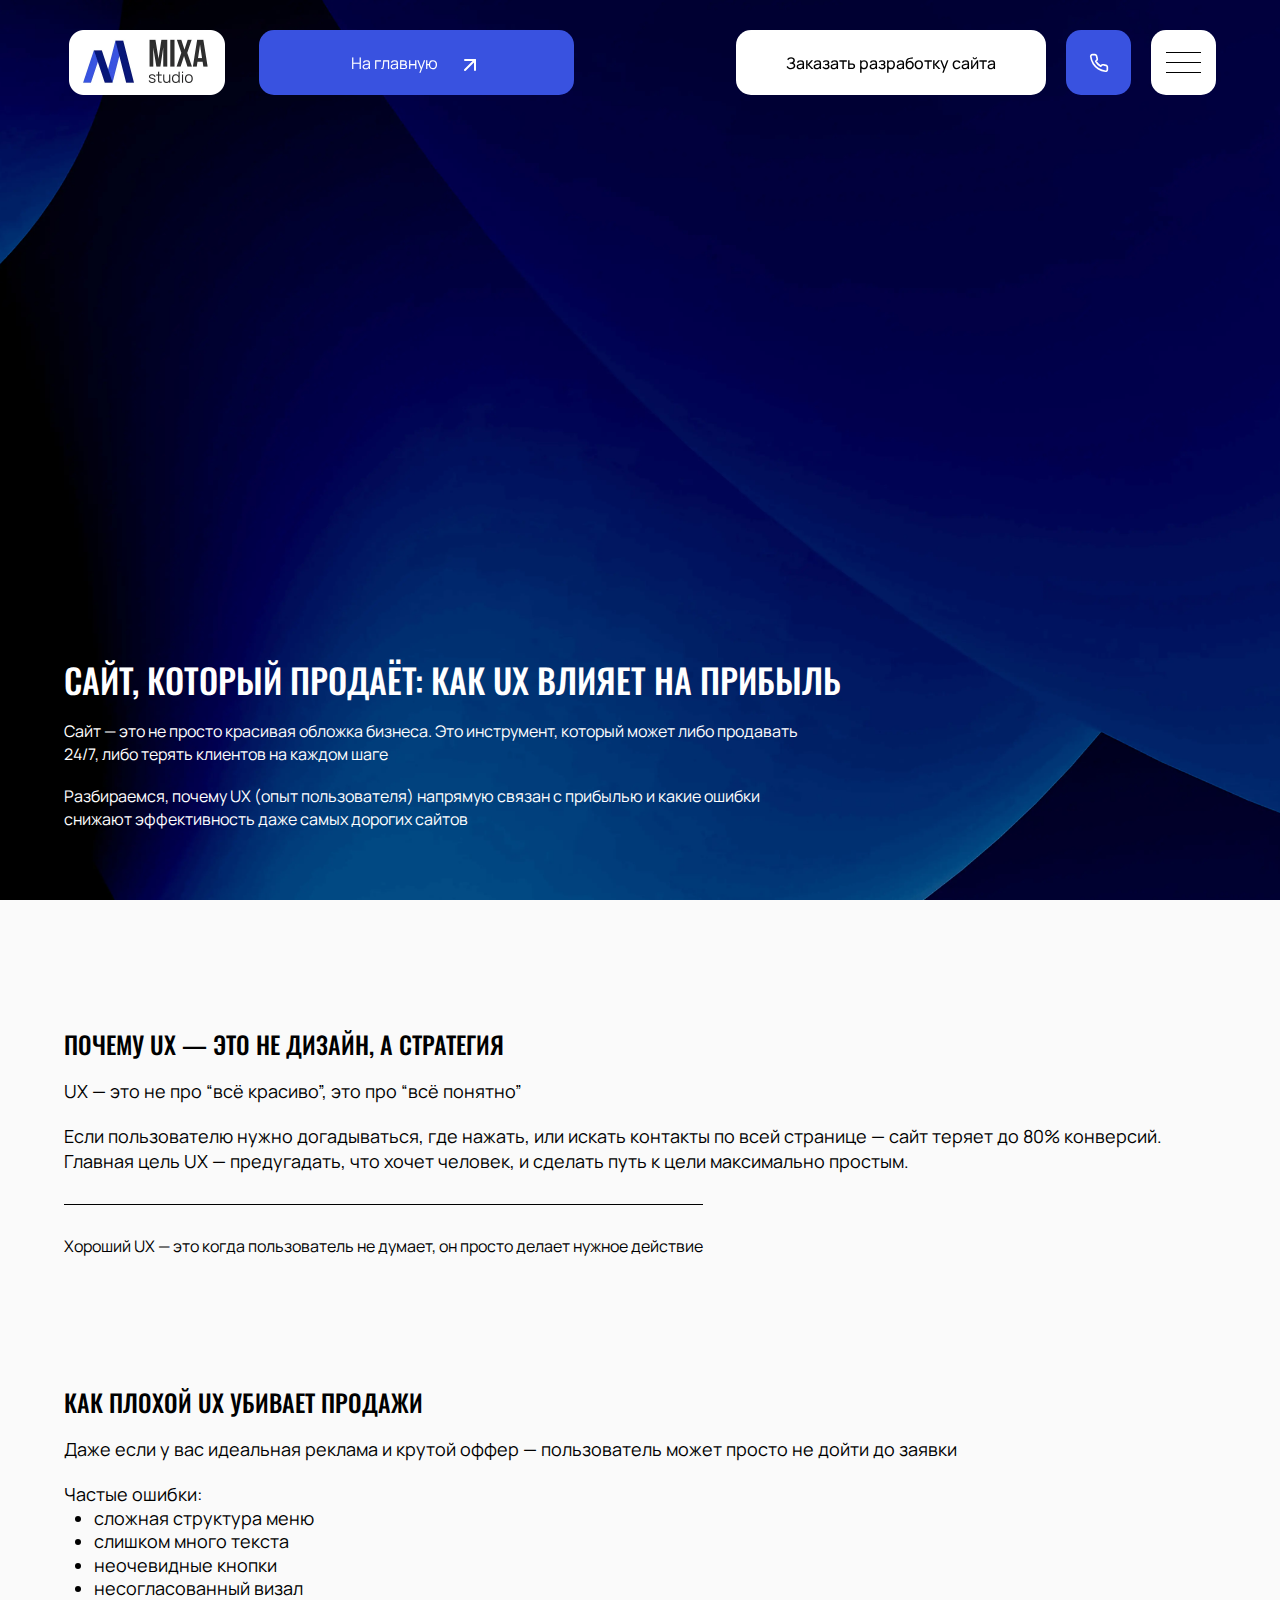
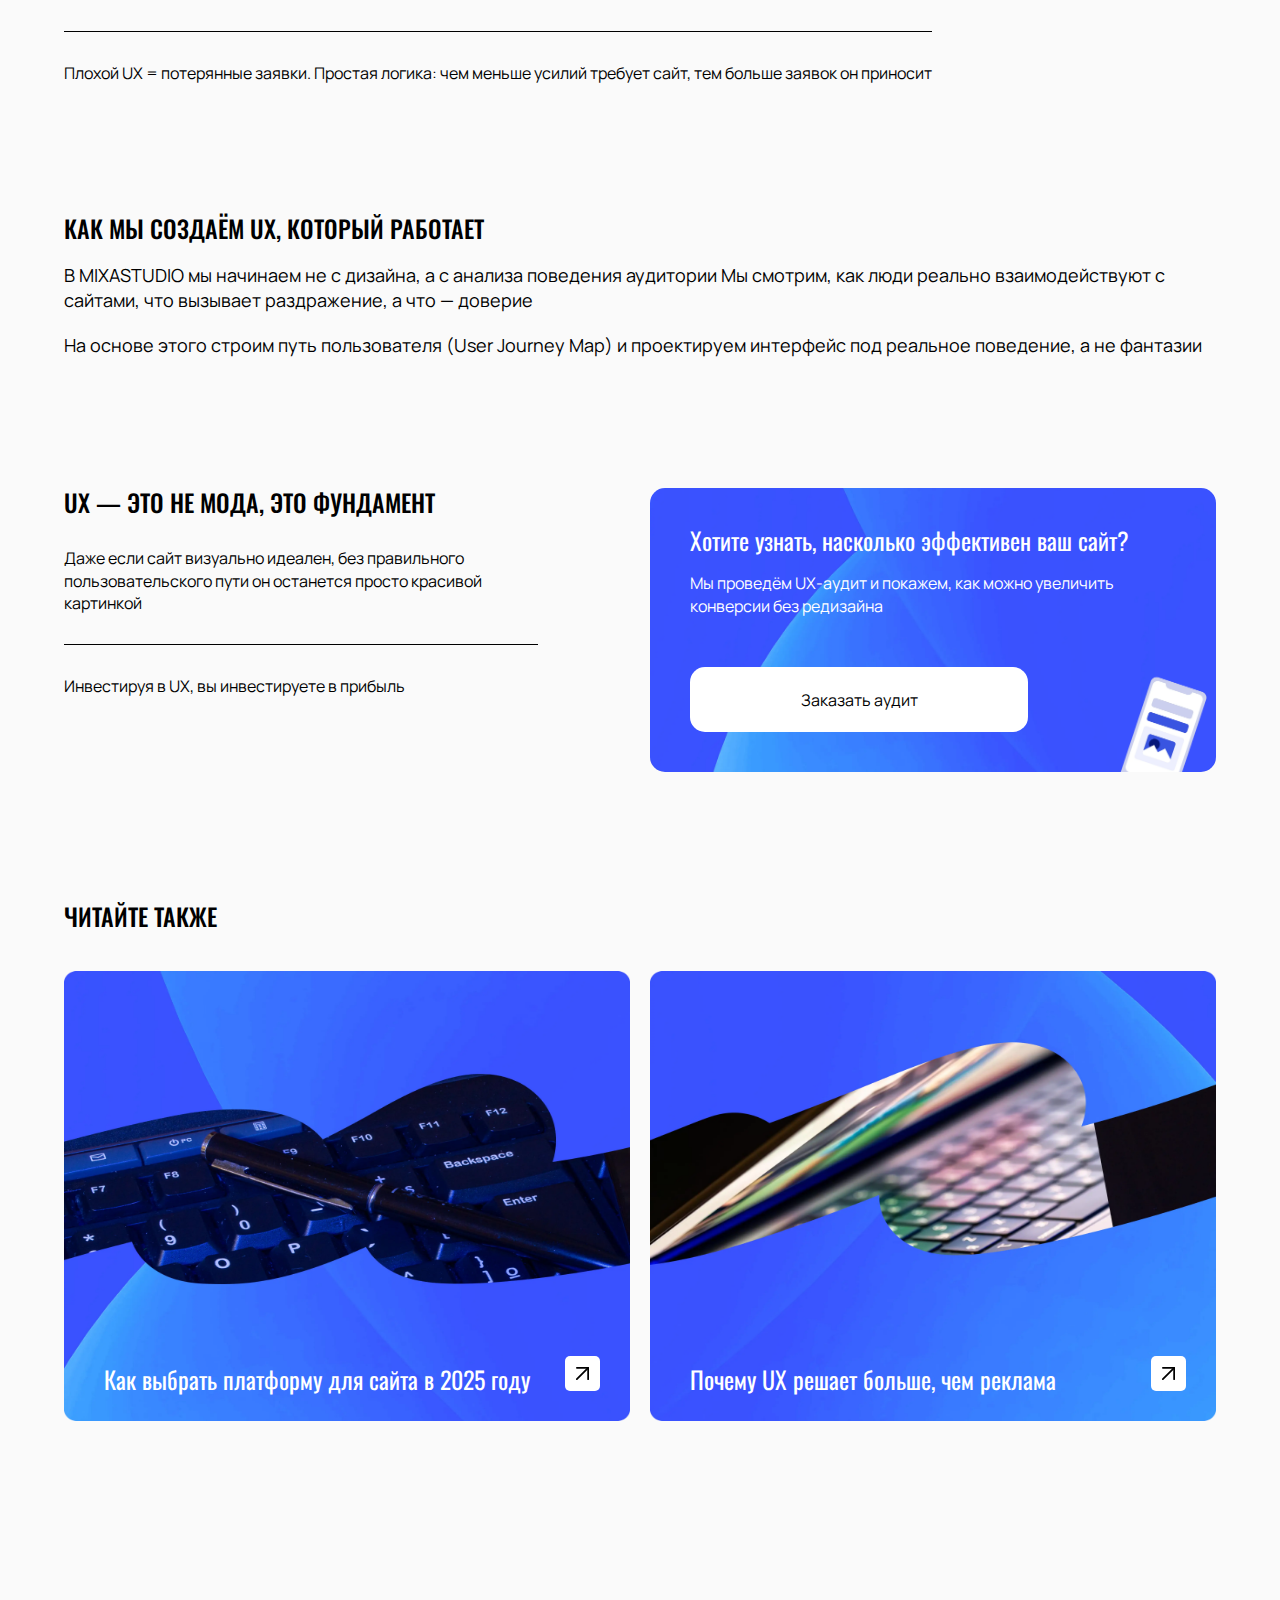
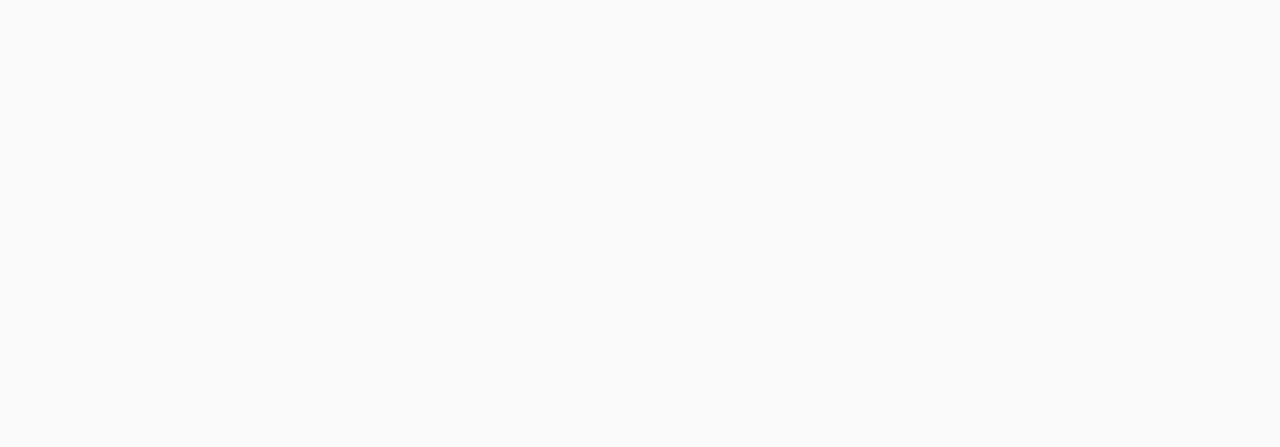
<file: single-blog.html>
<!--header.html-->
  <!doctype html>
<html lang="en">
<head>
  <meta charset="UTF-8">
  <meta name="viewport"
        content="width=device-width, user-scalable=no, initial-scale=1.0, maximum-scale=1.0, minimum-scale=1.0">
  <meta http-equiv="X-UA-Compatible" content="ie=edge">
  <link rel="preconnect" href="https://fonts.googleapis.com">
  <link rel="preconnect" href="https://fonts.gstatic.com" crossorigin>
  <link href="https://fonts.googleapis.com/css2?family=Bebas+Neue&family=Inter:ital,opsz,wght@0,14..32,100..900;1,14..32,100..900&family=Manrope:wght@200..800&display=swap" rel="stylesheet">
  <link href="./fonts/fonts.css">
  <link href="https://fonts.googleapis.com/css2?family=Oswald:wght@200..700&display=swap" rel="stylesheet">
  <link
          rel="stylesheet"
          href="https://cdn.jsdelivr.net/npm/swiper@11/swiper-bundle.min.css"
  />
  <title></title>
<script defer src="js/bundle.js"></script><script defer src="js/style.js"></script><link href="css/style.min.css" rel="stylesheet"></head>
<body>

<div class="fixed-widgets">

  <div class="widgets-list">
    <a href="#" class="widget-link widget-link-mail">
      <img src="./img/icons/widget-mail-ico.svg" alt="">
    </a>
    <a href="#" class="widget-link">WA</a>
    <a href="#" class="widget-link">VK</a>
    <a href="#" class="widget-link">TG</a>
    <a href="#" class="widget-link widget-link-phone">
      <img src="./img/icons/widget-phone-ico.svg" alt="">
    </a>
  </div>

  <button type="button" class="button-widgets"></button>

</div>

<header class="header">
  <div class="header-popup">
    <div class="container-fluid">
      <div class="row align-center">
        <div class="col-lg-6 col-md-6 col-m-6">
          <a href="#" class="logo">
            <img src="./img/logo.webp" alt="">
          </a>
        </div>
        <div class="col-lg-6 col-md-6 col-m-6 d-flex justify-end">
          <button class="popup-button button-popup-close">
            <span class="line"></span>
            <span class="line"></span>
          </button>
        </div>
      </div>
      <nav class="header-nav">
        <div class="menu-wrapper">
          <div class="menu-title">МЕНЮ</div>
          <ul class="main-menu">
            <li>
              <a href="cases-page.html">Кейсы</a>
            </li>
            <li>
              <a href="about.html">О компании</a>
            </li>
            <li>
              <a href="blog.html">Блог</a>
            </li>
            <li>
              <a href="#">Контакты</a>
            </li>
          </ul>
        </div>
        <div class="menu-wrapper">
          <div class="menu-title">УСЛУГИ</div>
          <ul class="main-menu">
            <li>
              <a href="single-service.html">Разработка сайтов под ключ</a>
            </li>
            <li>
              <a href="single-service.html">SEO и реклама</a>
            </li>
            <li>
              <a href="single-service.html">Интеграция и поддержка</a>
            </li>
            <li>
              <a href="single-service.html">Контент и наполнение</a>
            </li>
          </ul>
        </div>
        <div class="menu-wrapper">
          <div class="menu-title">Дополнительно</div>
          <ul class="addition-menu">
            <li>
              <a href="#">Бриф</a>
            </li>
            <li>
              <a href="#">Стать партнером</a>
            </li>
          </ul>
        </div>
      </nav>
      <div class="header-mail">
        <div class="header-contact-title">Электронная почта</div>
        <a href="mailto:info@mixastudio.ru">info@mixastudio.ru</a>
      </div>
      <div class="header-contacts">
        <div class="header-contact-item">
          <div class="header-contact-title">Номер телефона</div>
          <a href="tel:+79120017319" class="btn btn-blue btn-phone">+7 (912) 001-73-19</a>
        </div>
        <div class="header-contact-item">
          <div class="header-contact-title">Социальные сети</div>
          <div class="header-socials">
            <a href="#" class="social-link">TG</a>
            <a href="#" class="social-link">VK</a>
            <a href="#" class="social-link">WA</a>
          </div>
        </div>
        <div class="header-contact-item header-contact-item-copy">
          <p>@2025</p>
          <p><a href="#">политика конфиденциальности</a></p>
        </div>
      </div>
    </div>
  </div>
  <div class="container">
    <div class="row align-center">
      <div class="col-lg-6 col-md-8 col-m-6 col-left">
        <a href="#" class="logo">
          <img src="./img/logo.webp" alt="">
        </a>
        <a href="#" class="btn btn-blue btn-w-arrow btn-header-nav">На главную</a>
      </div>
      <div class="col-lg-6 col-md-4 col-m-6 d-flex justify-end">
        <a href="#" class="btn btn-white">Заказать разработку сайта</a>
        <a href="#" class="header-phone"></a>
        <button class="popup-button button-popup-menu">
          <span class="line"></span>
          <span class="line"></span>
          <span class="line"></span>
        </button>
      </div>
    </div>
  </div>
</header>

<a href="#" class="btn btn-blue btn-w-arrow nav-button-header">На главную</a>

<main>




<section class="default-banner default-banner-single animate-section" style="background-image: url(./img/banner-back-default.webp)">
  <div class="container">
    <div class="banner-content">
      <h1>Сайт, который продаёт: как UX влияет на прибыль</h1>
      <div class="description">
        <p>
          Сайт — это не просто красивая обложка бизнеса.
          Это инструмент, который может либо продавать 24/7, либо терять клиентов
          на каждом шаге
        </p>
        <p>
          Разбираемся, почему UX (опыт пользователя) напрямую связан с прибылью
          и какие ошибки снижают эффективность даже самых дорогих сайтов
        </p>
      </div>
    </div>
  </div>
</section>



<section class="single-blog-content">
  <div class="container">
    <h2>Почему UX — это не дизайн, а стратегия</h2>
    <div class="content-block">
      <p>UX — это не про “всё красиво”, это про “всё понятно”</p>
      <p>Если пользователю нужно догадываться, где нажать, или искать контакты по всей странице — сайт теряет до 80% конверсий. Главная цель UX — предугадать, что хочет человек, и сделать путь к цели максимально простым.</p>
    </div>
    <div class="description-bottom">
      <p>Хороший UX — это когда пользователь не думает, он просто делает нужное действие</p>
    </div>
  </div>
</section>

<section class="single-blog-content">
  <div class="container">
    <h2>Как плохой UX убивает продажи</h2>
    <div class="content-block">
      <p>Даже если у вас идеальная реклама и крутой оффер — пользователь может просто не дойти до заявки</p>
      <p>Частые ошибки:</p>
      <ul>
        <li>сложная структура меню</li>
        <li>слишком много текста</li>
        <li>неочевидные кнопки</li>
        <li>несогласованный визал</li>
      </ul>
    </div>
    <div class="description-bottom">
      <p>Плохой UX = потерянные заявки. Простая логика: чем меньше усилий требует сайт, тем больше заявок он приносит</p>
    </div>
  </div>
</section>

<section class="single-blog-content">
  <div class="container">
    <h2>Как мы создаём UX, который работает</h2>
    <div class="content-block">
      <p>В MIXASTUDIO мы начинаем не с дизайна, а с анализа поведения аудитории Мы смотрим, как люди реально взаимодействуют с сайтами, что вызывает раздражение, а что — доверие</p>
      <p>На основе этого строим путь пользователя (User Journey Map)
        и проектируем интерфейс под реальное поведение, а не фантазии</p>
    </div>
  </div>
</section>

<section class="blog-section-promo blog-section-promo-light">
  <div class="container">
    <div class="row">
      <div class="col-lg-6 col-md-12 col-m-12">
        <h2>UX — это не мода, это фундамент</h2>
        <div class="description">
          <p>Даже если сайт визуально идеален, без правильного пользовательского пути он останется просто красивой картинкой</p>
        </div>
        <div class="description description-bottom">
          <p>Инвестируя в UX, вы инвестируете в прибыль</p>
        </div>
      </div>
      <div class="col-lg-6 col-md-12 col-m-12">
        <div class="blog-benefit-promo">
          <div class="title">Хотите узнать, насколько эффективен ваш сайт?</div>
          <div class="description">
            <p>Мы проведём UX-аудит и покажем, как можно увеличить конверсии без редизайна</p>
          </div>
          <a href="#" class="btn btn-white">Заказать аудит</a>
        </div>
      </div>
    </div>
  </div>
</section>


<section class="related-blog-section">
  <div class="container">
    <h2>читайте также</h2>
    <div class="row">
      <article class="col-lg-6 col-md-6 col-m-12">
        <a href="single-blog.html" class="blog-card">
          <div class="blog-card-image" style="background-image: url(./img/blog-card-back1.webp)"></div>
          <div class="blog-card-title">Как выбрать платформу для сайта в 2025 году</div>
        </a>
      </article>
      <article class="col-lg-6 col-md-6 col-m-12">
        <a href="single-blog.html" class="blog-card">
          <div class="blog-card-image" style="background-image: url(./img/blog-card-back2.webp)"></div>
          <div class="blog-card-title">Почему UX решает больше, чем реклама </div>
        </a>
      </article>
    </div>
  </div>
</section>

<!--footer.html-->
</main>

<footer class="footer animate-section">
    <div class="container">
      <div class="row row-top">
        <div class="col-lg-7 col-md-12 col-m-12">
          <nav class="footer-nav">
            <ul class="footer-menu">
              <li>
                <a href="services.html">Услуги</a>
              </li>
              <li>
                <a href="cases-page.html">Кейсы</a>
              </li>
              <li>
                <a href="about.html">О компании</a>
              </li>
              <li>
                <a href="blog.html">Блог</a>
              </li>
              <li>
                <a href="#">Контакты</a>
              </li>
            </ul>
          </nav>
        </div>
        <div class="col-lg-5 col-md-12 col-m-12">
          <a href="#" class="footer-mail">info@mixastudio.ru</a>
        </div>
      </div>
      <div class="row row-bottom">
        <div class="col-lg-7 col-md-12 col-m-12">
          <div class="footer-left">
            <div class="footer-qr footer-qr-telegram">
              <img src="./img/footer-qr.webp" alt="footer-qr-image">
            </div>
            <div class="footer-qr footer-qr-whatsapp">
              <img src="./img/footer-qr-whatsapp.webp" alt="footer-qr-image">
            </div>
            <a href="#" class="btn btn-phone btn-mobile">+7 (912) 001-73-19</a>
            <div class="footer-socials">
              <a href="#" class="social-link">TG</a>
              <a href="#" class="social-link">VK</a>
              <a href="#" class="social-link">WA</a>
            </div>
          </div>
        </div>
        <div class="col-lg-5 col-md-12 col-m-12">
          <div class="footer-right">
            <div class="footer-buttons">
              <a href="#" class="btn btn-phone btn-pc">+7 (912) 001-73-19</a>
              <a href="#" class="btn btn-blue btn-w-arrow btn-mobile">Перейти в WhatsApp</a>
              <a href="#" class="btn btn-blue btn-w-arrow">Перейти в телеграмм канал</a>
              <a href="#" class="btn btn-blue btn-w-arrow">Перейти в группу ВК</a>
            </div>
          </div>
        </div>
        <div class="col-lg-12 col-md-12 col-m-12">
          <div class="footer-copy">
            <p>@2025</p>
            <p>
              <a href="#">политика конфиденциальности</a>
            </p>
          </div>
        </div>
      </div>
    </div>
</footer>


<script src="https://cdn.jsdelivr.net/npm/swiper@11/swiper-bundle.min.js"></script>
</body>
</html>
</file>
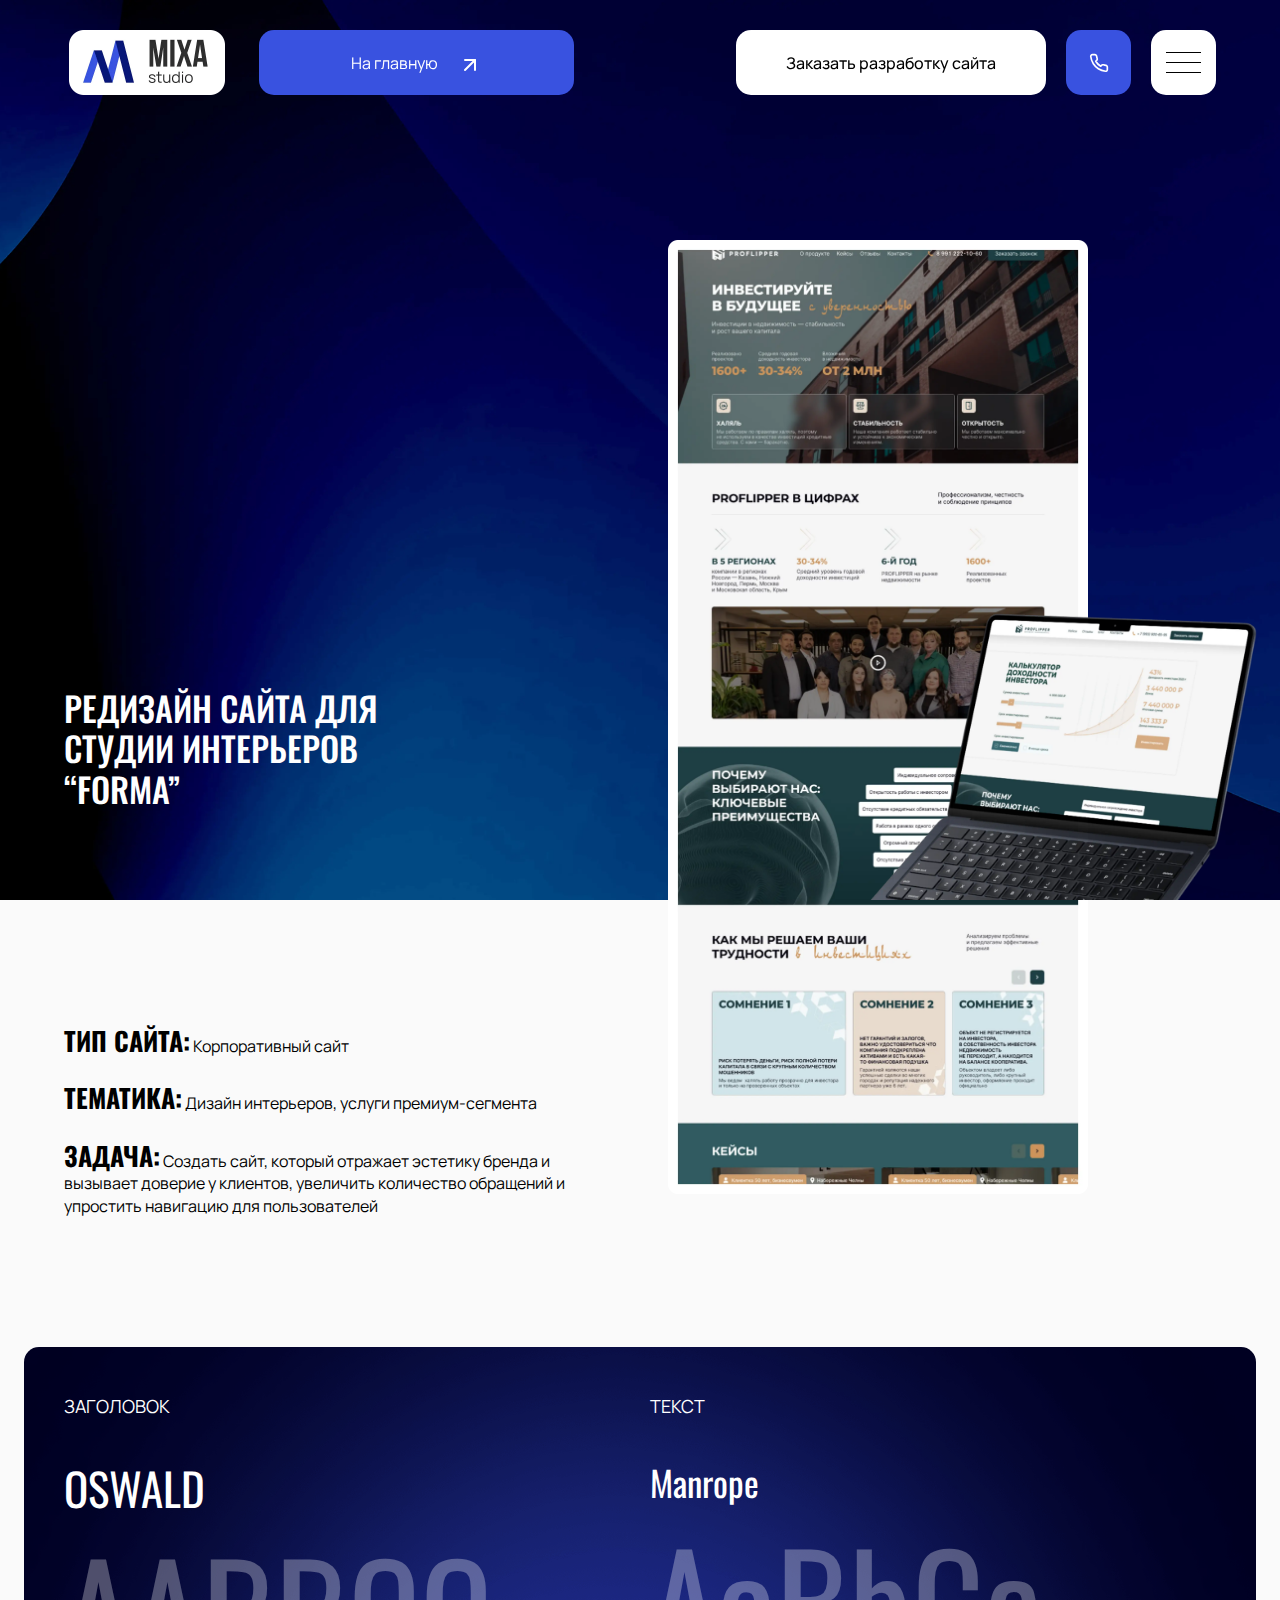
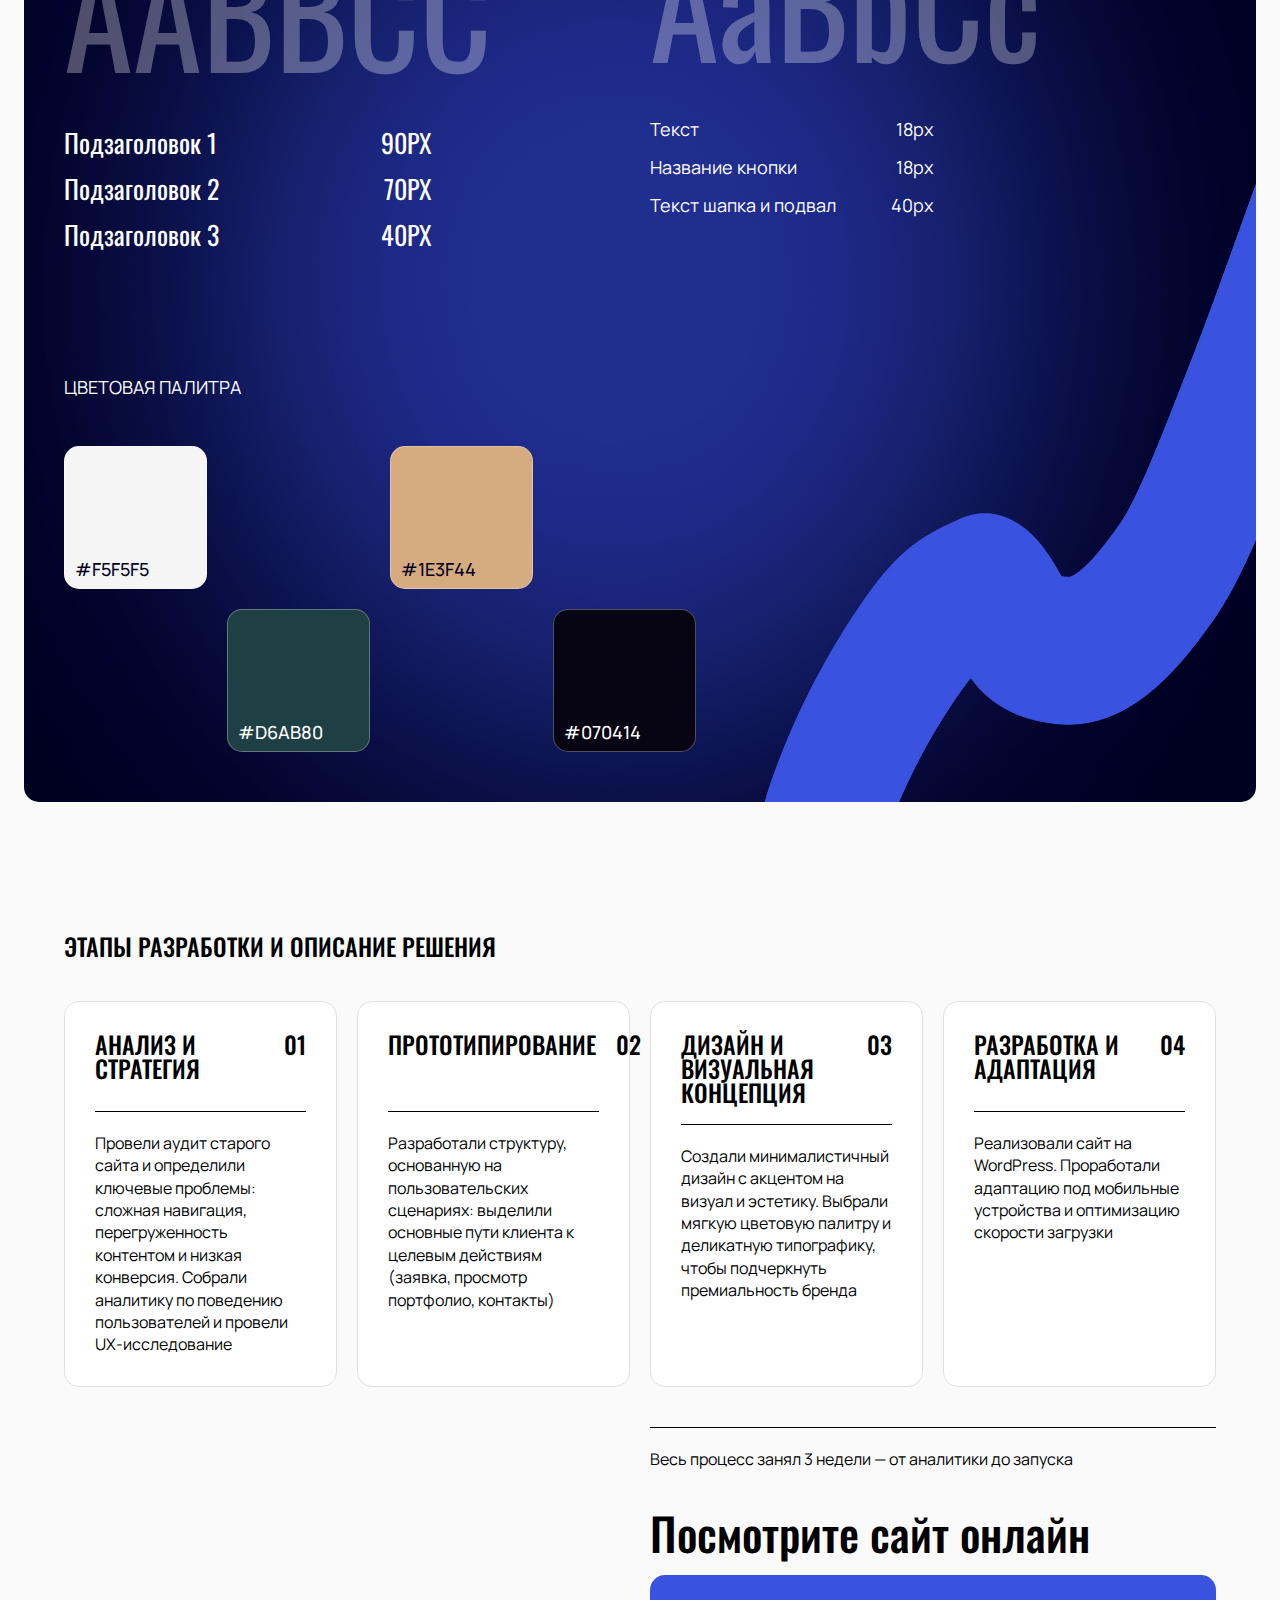
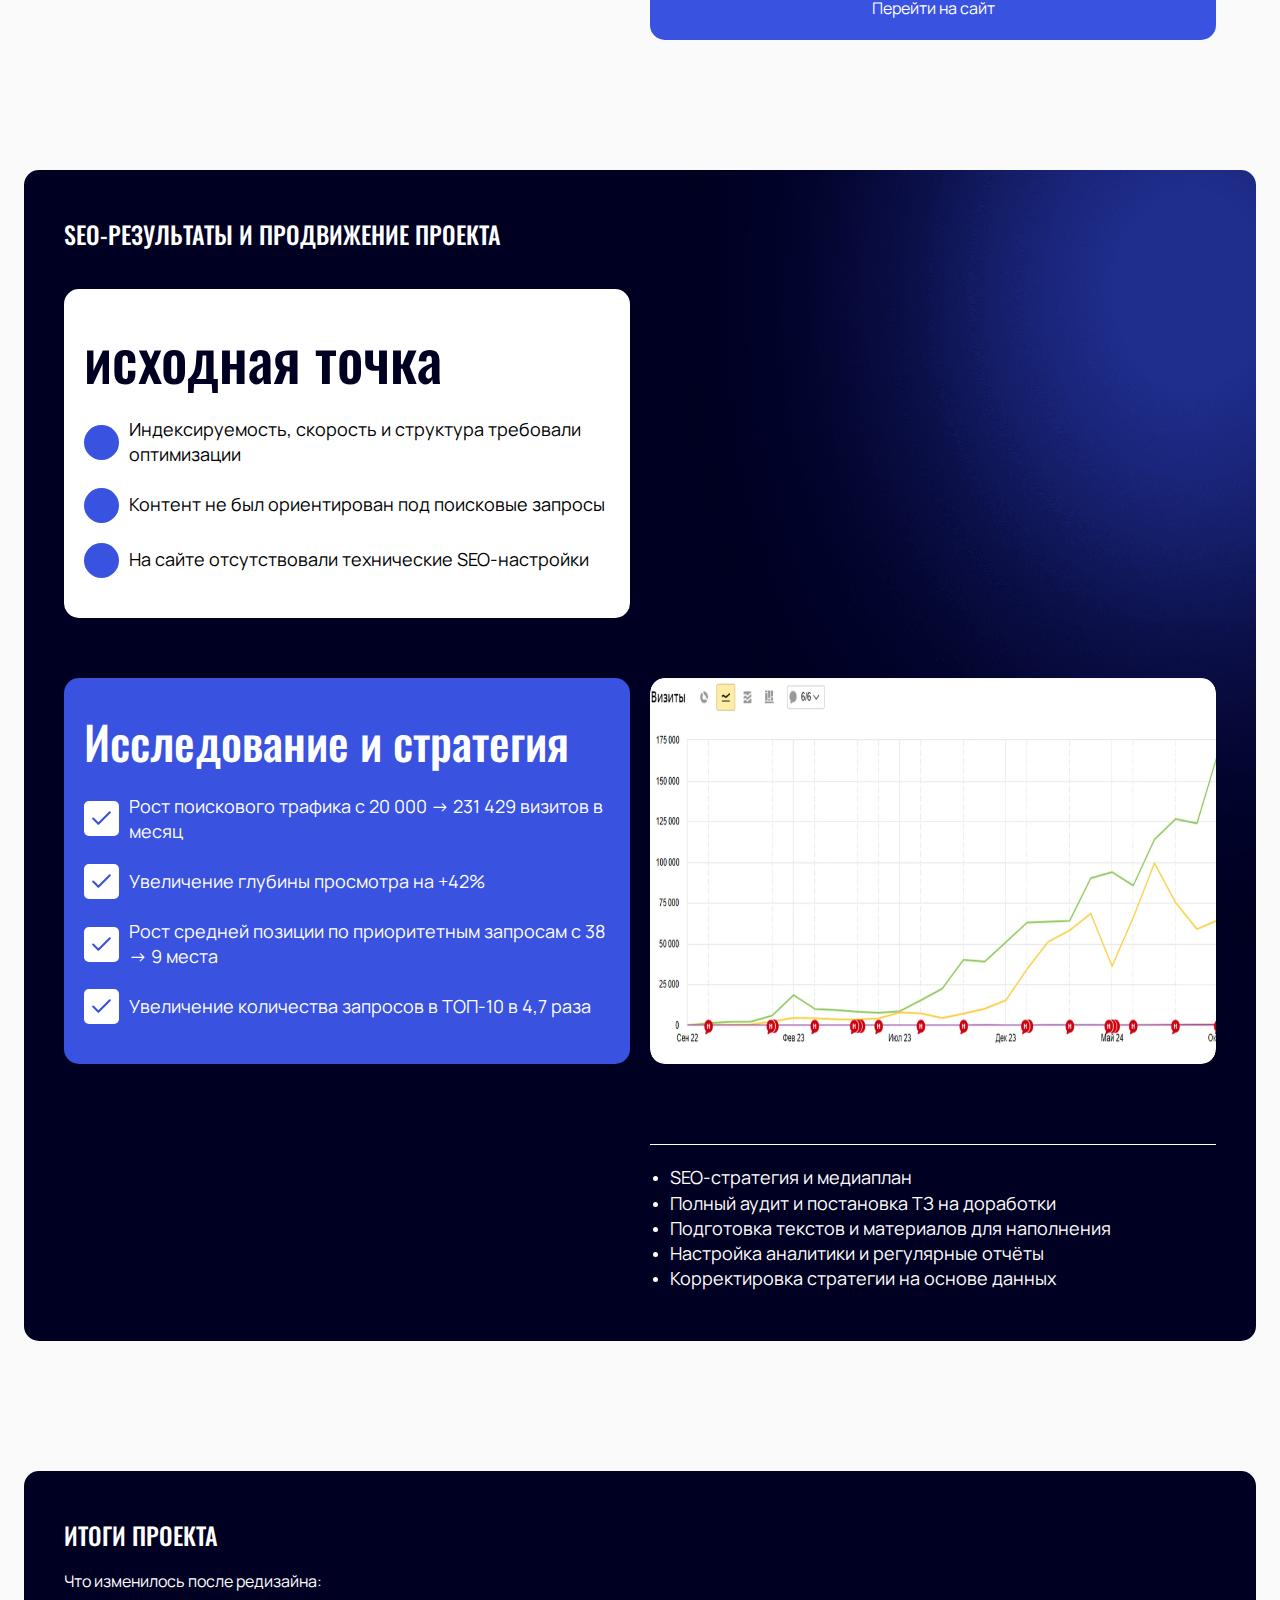
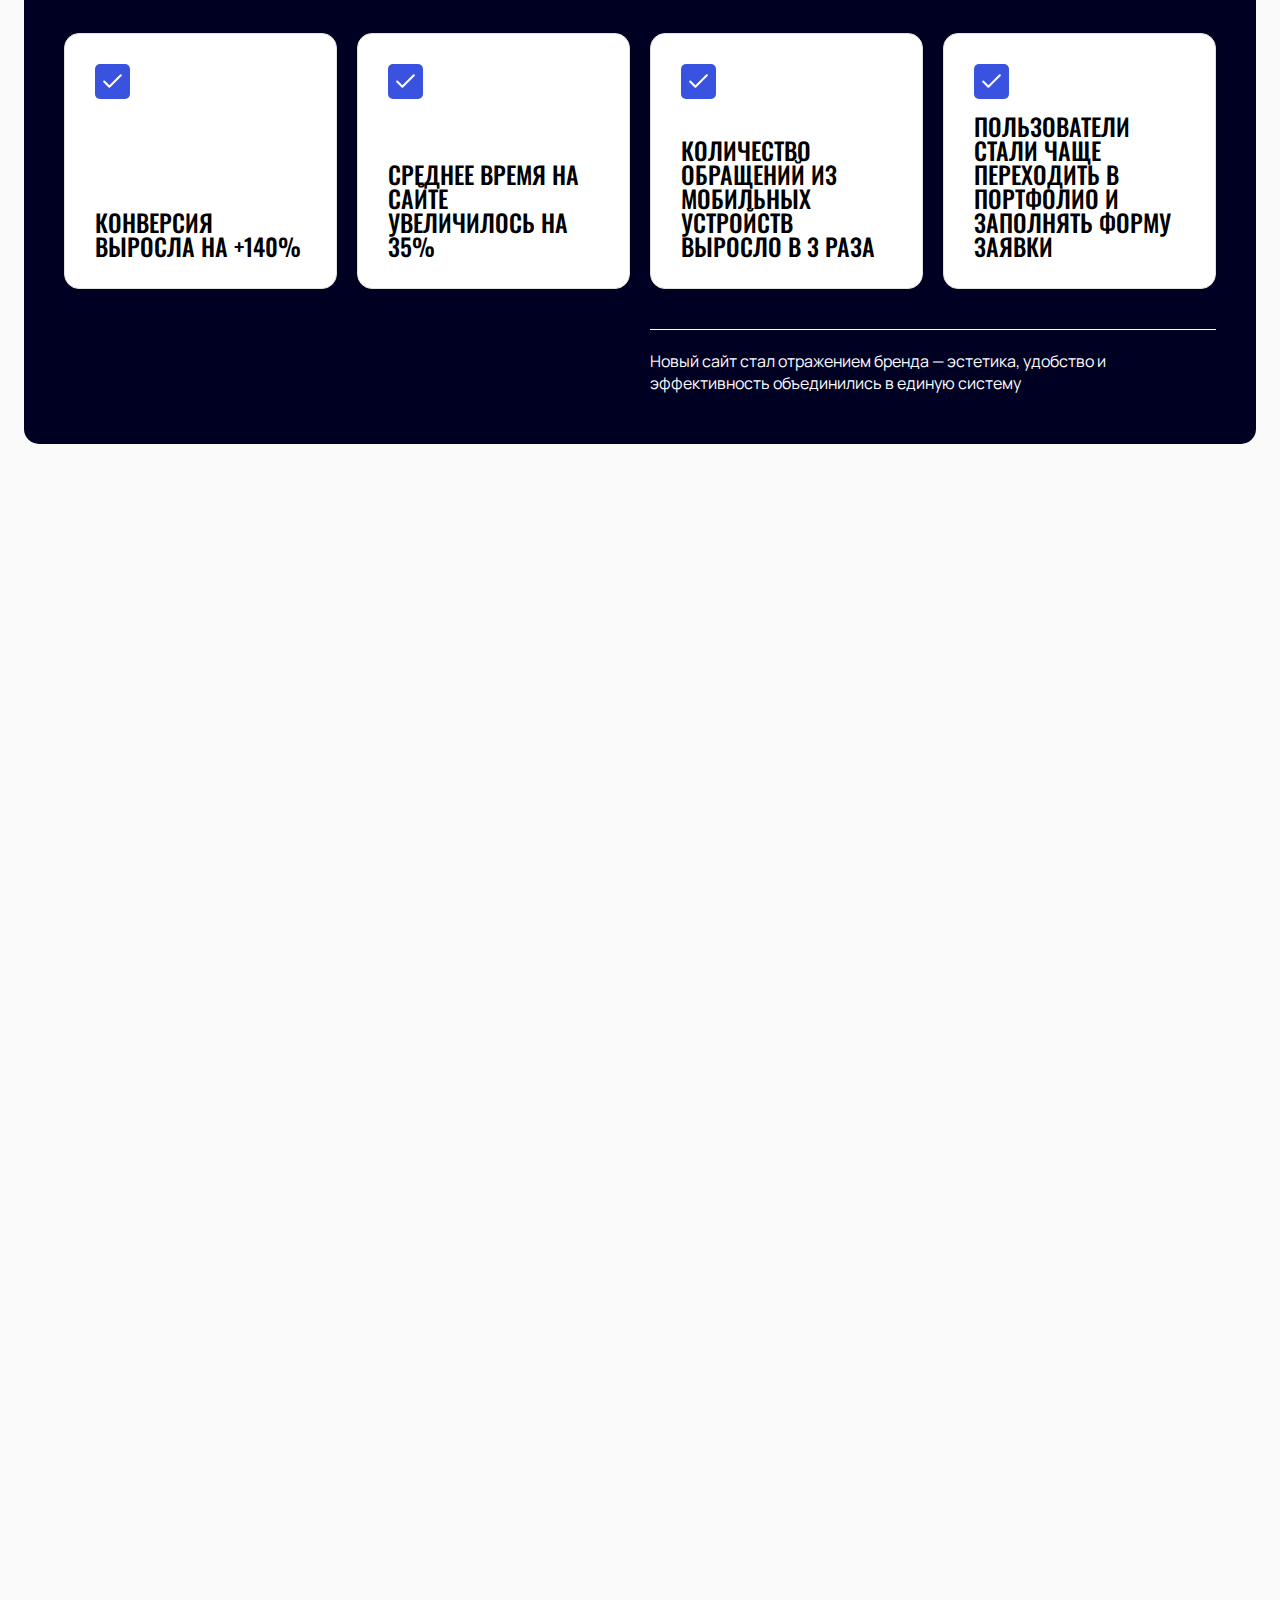
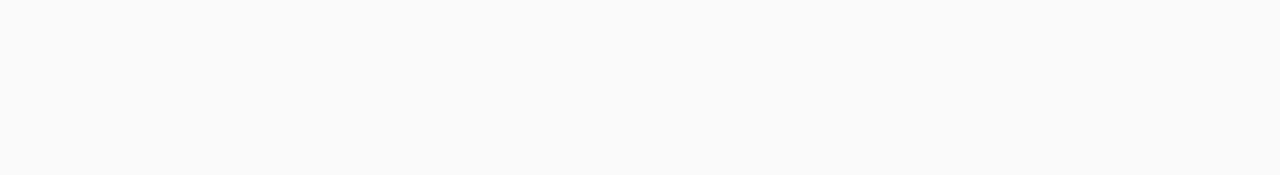
<file: single-case.html>
<!--header.html-->
  <!doctype html>
<html lang="en">
<head>
  <meta charset="UTF-8">
  <meta name="viewport"
        content="width=device-width, user-scalable=no, initial-scale=1.0, maximum-scale=1.0, minimum-scale=1.0">
  <meta http-equiv="X-UA-Compatible" content="ie=edge">
  <link rel="preconnect" href="https://fonts.googleapis.com">
  <link rel="preconnect" href="https://fonts.gstatic.com" crossorigin>
  <link href="https://fonts.googleapis.com/css2?family=Bebas+Neue&family=Inter:ital,opsz,wght@0,14..32,100..900;1,14..32,100..900&family=Manrope:wght@200..800&display=swap" rel="stylesheet">
  <link href="./fonts/fonts.css">
  <link href="https://fonts.googleapis.com/css2?family=Oswald:wght@200..700&display=swap" rel="stylesheet">
  <link
          rel="stylesheet"
          href="https://cdn.jsdelivr.net/npm/swiper@11/swiper-bundle.min.css"
  />
  <title></title>
<script defer src="js/bundle.js"></script><script defer src="js/style.js"></script><link href="css/style.min.css" rel="stylesheet"></head>
<body>

<div class="fixed-widgets">

  <div class="widgets-list">
    <a href="#" class="widget-link widget-link-mail">
      <img src="./img/icons/widget-mail-ico.svg" alt="">
    </a>
    <a href="#" class="widget-link">WA</a>
    <a href="#" class="widget-link">VK</a>
    <a href="#" class="widget-link">TG</a>
    <a href="#" class="widget-link widget-link-phone">
      <img src="./img/icons/widget-phone-ico.svg" alt="">
    </a>
  </div>

  <button type="button" class="button-widgets"></button>

</div>

<header class="header">
  <div class="header-popup">
    <div class="container-fluid">
      <div class="row align-center">
        <div class="col-lg-6 col-md-6 col-m-6">
          <a href="#" class="logo">
            <img src="./img/logo.webp" alt="">
          </a>
        </div>
        <div class="col-lg-6 col-md-6 col-m-6 d-flex justify-end">
          <button class="popup-button button-popup-close">
            <span class="line"></span>
            <span class="line"></span>
          </button>
        </div>
      </div>
      <nav class="header-nav">
        <div class="menu-wrapper">
          <div class="menu-title">МЕНЮ</div>
          <ul class="main-menu">
            <li>
              <a href="cases-page.html">Кейсы</a>
            </li>
            <li>
              <a href="about.html">О компании</a>
            </li>
            <li>
              <a href="blog.html">Блог</a>
            </li>
            <li>
              <a href="#">Контакты</a>
            </li>
          </ul>
        </div>
        <div class="menu-wrapper">
          <div class="menu-title">УСЛУГИ</div>
          <ul class="main-menu">
            <li>
              <a href="single-service.html">Разработка сайтов под ключ</a>
            </li>
            <li>
              <a href="single-service.html">SEO и реклама</a>
            </li>
            <li>
              <a href="single-service.html">Интеграция и поддержка</a>
            </li>
            <li>
              <a href="single-service.html">Контент и наполнение</a>
            </li>
          </ul>
        </div>
        <div class="menu-wrapper">
          <div class="menu-title">Дополнительно</div>
          <ul class="addition-menu">
            <li>
              <a href="#">Бриф</a>
            </li>
            <li>
              <a href="#">Стать партнером</a>
            </li>
          </ul>
        </div>
      </nav>
      <div class="header-mail">
        <div class="header-contact-title">Электронная почта</div>
        <a href="mailto:info@mixastudio.ru">info@mixastudio.ru</a>
      </div>
      <div class="header-contacts">
        <div class="header-contact-item">
          <div class="header-contact-title">Номер телефона</div>
          <a href="tel:+79120017319" class="btn btn-blue btn-phone">+7 (912) 001-73-19</a>
        </div>
        <div class="header-contact-item">
          <div class="header-contact-title">Социальные сети</div>
          <div class="header-socials">
            <a href="#" class="social-link">TG</a>
            <a href="#" class="social-link">VK</a>
            <a href="#" class="social-link">WA</a>
          </div>
        </div>
        <div class="header-contact-item header-contact-item-copy">
          <p>@2025</p>
          <p><a href="#">политика конфиденциальности</a></p>
        </div>
      </div>
    </div>
  </div>
  <div class="container">
    <div class="row align-center">
      <div class="col-lg-6 col-md-8 col-m-6 col-left">
        <a href="#" class="logo">
          <img src="./img/logo.webp" alt="">
        </a>
        <a href="#" class="btn btn-blue btn-w-arrow btn-header-nav">На главную</a>
      </div>
      <div class="col-lg-6 col-md-4 col-m-6 d-flex justify-end">
        <a href="#" class="btn btn-white">Заказать разработку сайта</a>
        <a href="#" class="header-phone"></a>
        <button class="popup-button button-popup-menu">
          <span class="line"></span>
          <span class="line"></span>
          <span class="line"></span>
        </button>
      </div>
    </div>
  </div>
</header>

<a href="#" class="btn btn-blue btn-w-arrow nav-button-header">На главную</a>

<main>




<section class="default-banner default-banner-case" style="background-image: url(./img/banner-back-default.webp)">
  <div class="container">
    <div class="banner-content">
      <h1>Редизайн сайта для студии интерьеров “Forma”</h1>
      <div class="banner-image">
        <img class="banner-img-first" src="./img/case-img-1.webp" alt="">
        <img class="banner-img-second" src="./img/case-img-2.webp" alt="">
      </div>
    </div>
  </div>
</section>

<section class="case-content-section">
  <div class="container">
    <div class="case-content">
      <p><strong>Тип сайта:</strong> Корпоративный сайт</p>
      <p><strong>Тематика:</strong> Дизайн интерьеров, услуги премиум-сегмента</p>
      <p><strong>Задача:</strong> Создать сайт, который отражает эстетику бренда
        и вызывает доверие у клиентов, увеличить количество обращений и упростить навигацию для пользователей </p>
    </div>
  </div>
</section>

<section class="case-tools-section">
  <div class="container-fluid">
    <div class="case-tools-wrapper">
      <div class="row">
        <div class="col-lg-6 col-md-12 col-m-12">
          <div class="tools-left">
            <div class="title">заголовок</div>
            <div class="font-name">Oswald</div>
            <div class="font-example">AaBbCc</div>
            <div class="subtitle">
              <div class="subtitle-name">Подзаголовок 1</div>
              <div class="subtitle-size">90px</div>
            </div>
            <div class="subtitle">
              <div class="subtitle-name">Подзаголовок 2</div>
              <div class="subtitle-size">70px</div>
            </div>
            <div class="subtitle">
              <div class="subtitle-name">Подзаголовок 3</div>
              <div class="subtitle-size">40px</div>
            </div>
          </div>
        </div>
        <div class="col-lg-6 col-md-12 col-m-12">
          <div class="tools-right">
            <div class="title">Текст</div>
            <div class="font-name">Manrope</div>
            <div class="font-example">AaBbCc</div>
            <div class="font-text">
              <div class="font-text-name">Текст</div>
              <div class="font-text-size">18px</div>
            </div>
            <div class="font-text">
              <div class="font-text-name">Название кнопки</div>
              <div class="font-text-size">18px</div>
            </div>
            <div class="font-text">
              <div class="font-text-name">Текст шапка и подвал</div>
              <div class="font-text-size">40px</div>
            </div>
          </div>
        </div>
        <div class="col-lg-12 col-md-12 col-m-12">
          <div class="title title-color-palette">цветовая палитра</div>
          <div class="color-palette">
            <div class="palette-card" style="background-color: #F5F5F5">
              <div class="palette-card-title">#F5F5F5</div>
            </div>
            <div class="palette-card" style="background-color: #1E3F44">
              <div class="palette-card-title">#D6AB80</div>
            </div>
            <div class="palette-card" style="background-color:#D6AB80;">
              <div class="palette-card-title">#1E3F44</div>
            </div>
            <div class="palette-card" style="background-color: #070414;">
              <div class="palette-card-title">#070414</div>
            </div>
          </div>
        </div>
      </div>
    </div>
  </div>
</section>

<section class="develop-stages-section">
  <div class="container">
    <h2>Этапы разработки и описание решения</h2>
    <div class="row">
      <div class="col-lg-3 col-md-6 col-m-6">
        <div class="card-wrapper stage-card">
          <div class="card-title">Анализ
            и стратегия</div>
          <div class="card-description">
            <p>Провели аудит старого сайта
              и определили ключевые проблемы: сложная навигация, перегруженность контентом и низкая конверсия. Собрали аналитику по поведению пользователей и провели
              UX-исследование</p>
          </div>
        </div>
      </div>
      <div class="col-lg-3 col-md-6 col-m-6">
        <div class="card-wrapper stage-card">
          <div class="card-title">Прототипирование</div>
          <div class="card-description">
            <p>Разработали структуру, основанную на пользовательских сценариях: выделили основные пути клиента
              к целевым действиям (заявка, просмотр портфолио, контакты)</p>
          </div>
        </div>
      </div>
      <div class="col-lg-3 col-md-6 col-m-6">
        <div class="card-wrapper stage-card">
          <div class="card-title">Дизайн и визуальная концепция</div>
          <div class="card-description">
            <p>Создали минималистичный дизайн с акцентом на визуал
              и эстетику. Выбрали мягкую цветовую палитру и деликатную типографику, чтобы подчеркнуть премиальность бренда</p>
          </div>
        </div>
      </div>
      <div class="col-lg-3 col-md-6 col-m-6">
        <div class="card-wrapper stage-card">
          <div class="card-title">Разработка
            и адаптация</div>
          <div class="card-description">
            <p>Реализовали сайт
              на WordPress. Проработали адаптацию
              под мобильные устройства
              и оптимизацию скорости загрузки</p>
          </div>
        </div>
      </div>
    </div>
    <div class="row row-bottom">
      <div class="col-lg-12 offset-lg-6 col-md-12 col-m-12">
        <div class="bottom-content">
          <div class="description">
            <p>Весь процесс занял 3 недели — от аналитики до запуска</p>
          </div>
          <div class="subtitle">Посмотрите сайт онлайн</div>
          <a href="#" class="btn btn-blue">Перейти на сайт</a>
        </div>
      </div>
    </div>
  </div>
</section>

<section class="results-seo-section">
  <div class="container-fluid">
    <div class="results-seo-wrapper">
      <h2>SEO-результаты и продвижение проекта</h2>
      <div class="container">
        <div class="row">
          <div class="col-lg-12 inset-lg-6 col-md-12 col-m-12">
            <div class="result-card result-card-start">
              <div class="title">исходная точка</div>
              <ul>
                <li>Индексируемость, скорость и структура требовали оптимизации</li>
                <li>Контент не был ориентирован под поисковые запросы</li>
                <li>На сайте отсутствовали технические SEO-настройки</li>
              </ul>
            </div>
          </div>
        </div>
        <div class="row">
          <div class="col-lg-6 col-md-12 col-m-12">
            <div class="result-card result-card-research">
              <div class="title">Исследование и стратегия</div>
              <ul>
                <li>Рост поискового трафика с 20 000 → 231 429 визитов в месяц</li>
                <li>Увеличение глубины просмотра на +42%</li>
                <li>Рост средней позиции по приоритетным запросам с 38 → 9 места</li>
                <li>Увеличение количества запросов в ТОП-10 в 4,7 раза</li>
              </ul>
            </div>
          </div>
          <div class="col-lg-6 col-md-12 col-m-12">
            <div class="result-image">
              <img src="./img/results-seo-image.webp" alt="">
            </div>
          </div>
        </div>
        <div class="row">
          <div class="col-lg-12 offset-lg-6 col-md-12 col-m-12">
            <ul class="results-total">
              <li>SEO-стратегия и медиаплан</li>
              <li>Полный аудит и постановка ТЗ на доработки</li>
              <li>Подготовка текстов и материалов для наполнения</li>
              <li>Настройка аналитики и регулярные отчёты</li>
              <li>Корректировка стратегии на основе данных</li>
            </ul>
          </div>
        </div>
      </div>
    </div>
  </div>
</section>

<section class="case-results-total">
  <div class="container-fluid">
    <div class="results-total-wrapper">
      <h2>Итоги проекта</h2>
      <div class="description">
        <p>Что изменилось после редизайна:</p>
      </div>
      <div class="row">
        <div class="col-lg-3 col-md-6 col-m-6">
          <div class="card-wrapper">
            <div class="card-title">Конверсия выросла на +140%</div>
          </div>
        </div>
        <div class="col-lg-3 col-md-6 col-m-6">
          <div class="card-wrapper">
            <div class="card-title">Среднее время на сайте увеличилось на 35%</div>
          </div>
        </div>
        <div class="col-lg-3 col-md-6 col-m-6">
          <div class="card-wrapper">
            <div class="card-title">Количество обращений
              из мобильных устройств выросло в 3 раза
            </div>
          </div>
        </div>
        <div class="col-lg-3 col-md-6 col-m-6">
          <div class="card-wrapper">
            <div class="card-title">Пользователи стали чаще переходить в портфолио
              и заполнять форму заявки</div>
          </div>
        </div>
      </div>
      <div class="row row-bottom">
        <div class="col-lg-12 offset-lg-6 col-md-12 col-m-12">
          <div class="description">
            <p>Новый сайт стал отражением бренда — эстетика, удобство
              и эффективность объединились в единую систему</p>
          </div>
        </div>
      </div>
    </div>
  </div>
</section>

<section class="callback animate-section">
  <div class="container">
    <div class="row">
      <div class="col-lg-6 col-md-12 col-m-12">
        <div class="callback-content">
          <h2>Понравился проект?</h2>
          <div class="description">
            <p>Ваш сайт может быть следующим успешным кейсом MIXASTUDIO</p>
            <p>Оставьте заявку — обсудим, как сделать ваш digital-инструмент эффективным</p>
          </div>
        </div>
      </div>
      <div class="col-lg-6 col-md-12 col-m-12">
        <div class="form-wrapper">
          <div class="wpcf7 js" id="wpcf7-f96-o1" lang="ru-RU" dir="ltr" data-wpcf7-id="96">
            <div class="screen-reader-response"><p role="status" aria-live="polite" aria-atomic="true"></p> <ul></ul></div>
            <form action="/dev/#wpcf7-f96-o1" method="post" class="wpcf7-form init" aria-label="Контактная форма" novalidate="novalidate" data-status="init">
              <fieldset class="hidden-fields-container"><input type="hidden" name="_wpcf7" value="96"><input type="hidden" name="_wpcf7_version" value="6.1.2"><input type="hidden" name="_wpcf7_locale" value="ru_RU"><input type="hidden" name="_wpcf7_unit_tag" value="wpcf7-f96-o1"><input type="hidden" name="_wpcf7_container_post" value="0"><input type="hidden" name="_wpcf7_posted_data_hash" value="">
              </fieldset>
              <p><span class="wpcf7-form-control-wrap" data-name="your-name"><input size="40" maxlength="400" class="wpcf7-form-control wpcf7-text wpcf7-validates-as-required" aria-required="true" aria-invalid="false" value="" placeholder="Имя" type="text" name="your-name"></span><br>
                <span class="wpcf7-form-control-wrap" data-name="your-email"><input size="40" maxlength="400" class="wpcf7-form-control wpcf7-email wpcf7-validates-as-required wpcf7-text wpcf7-validates-as-email" aria-required="true" aria-invalid="false" value="" placeholder="Email" type="email" name="your-email"></span><br>
                <span class="wpcf7-form-control-wrap" data-name="your-subject"><input size="40" maxlength="400" class="wpcf7-form-control wpcf7-text wpcf7-validates-as-required" aria-required="true" aria-invalid="false" value="" placeholder="Тематика сайта" type="text" name="your-subject"></span><br>
                <span class="wpcf7-form-control-wrap" data-name="your-message"><textarea cols="40" rows="10" maxlength="2000" class="wpcf7-form-control wpcf7-textarea" aria-invalid="false" name="your-message" placeholder="Сообщение"></textarea></span><br>
                <input class="wpcf7-form-control wpcf7-submit has-spinner" type="submit" value="Обсудить проект"><span class="wpcf7-spinner"></span>
              </p><div class="wpcf7-response-output" aria-hidden="true"></div>
            </form>
          </div>
        </div>
      </div>
    </div>
  </div>
</section>

<!--footer.html-->
</main>

<footer class="footer animate-section">
    <div class="container">
      <div class="row row-top">
        <div class="col-lg-7 col-md-12 col-m-12">
          <nav class="footer-nav">
            <ul class="footer-menu">
              <li>
                <a href="services.html">Услуги</a>
              </li>
              <li>
                <a href="cases-page.html">Кейсы</a>
              </li>
              <li>
                <a href="about.html">О компании</a>
              </li>
              <li>
                <a href="blog.html">Блог</a>
              </li>
              <li>
                <a href="#">Контакты</a>
              </li>
            </ul>
          </nav>
        </div>
        <div class="col-lg-5 col-md-12 col-m-12">
          <a href="#" class="footer-mail">info@mixastudio.ru</a>
        </div>
      </div>
      <div class="row row-bottom">
        <div class="col-lg-7 col-md-12 col-m-12">
          <div class="footer-left">
            <div class="footer-qr footer-qr-telegram">
              <img src="./img/footer-qr.webp" alt="footer-qr-image">
            </div>
            <div class="footer-qr footer-qr-whatsapp">
              <img src="./img/footer-qr-whatsapp.webp" alt="footer-qr-image">
            </div>
            <a href="#" class="btn btn-phone btn-mobile">+7 (912) 001-73-19</a>
            <div class="footer-socials">
              <a href="#" class="social-link">TG</a>
              <a href="#" class="social-link">VK</a>
              <a href="#" class="social-link">WA</a>
            </div>
          </div>
        </div>
        <div class="col-lg-5 col-md-12 col-m-12">
          <div class="footer-right">
            <div class="footer-buttons">
              <a href="#" class="btn btn-phone btn-pc">+7 (912) 001-73-19</a>
              <a href="#" class="btn btn-blue btn-w-arrow btn-mobile">Перейти в WhatsApp</a>
              <a href="#" class="btn btn-blue btn-w-arrow">Перейти в телеграмм канал</a>
              <a href="#" class="btn btn-blue btn-w-arrow">Перейти в группу ВК</a>
            </div>
          </div>
        </div>
        <div class="col-lg-12 col-md-12 col-m-12">
          <div class="footer-copy">
            <p>@2025</p>
            <p>
              <a href="#">политика конфиденциальности</a>
            </p>
          </div>
        </div>
      </div>
    </div>
</footer>


<script src="https://cdn.jsdelivr.net/npm/swiper@11/swiper-bundle.min.js"></script>
</body>
</html>
</file>
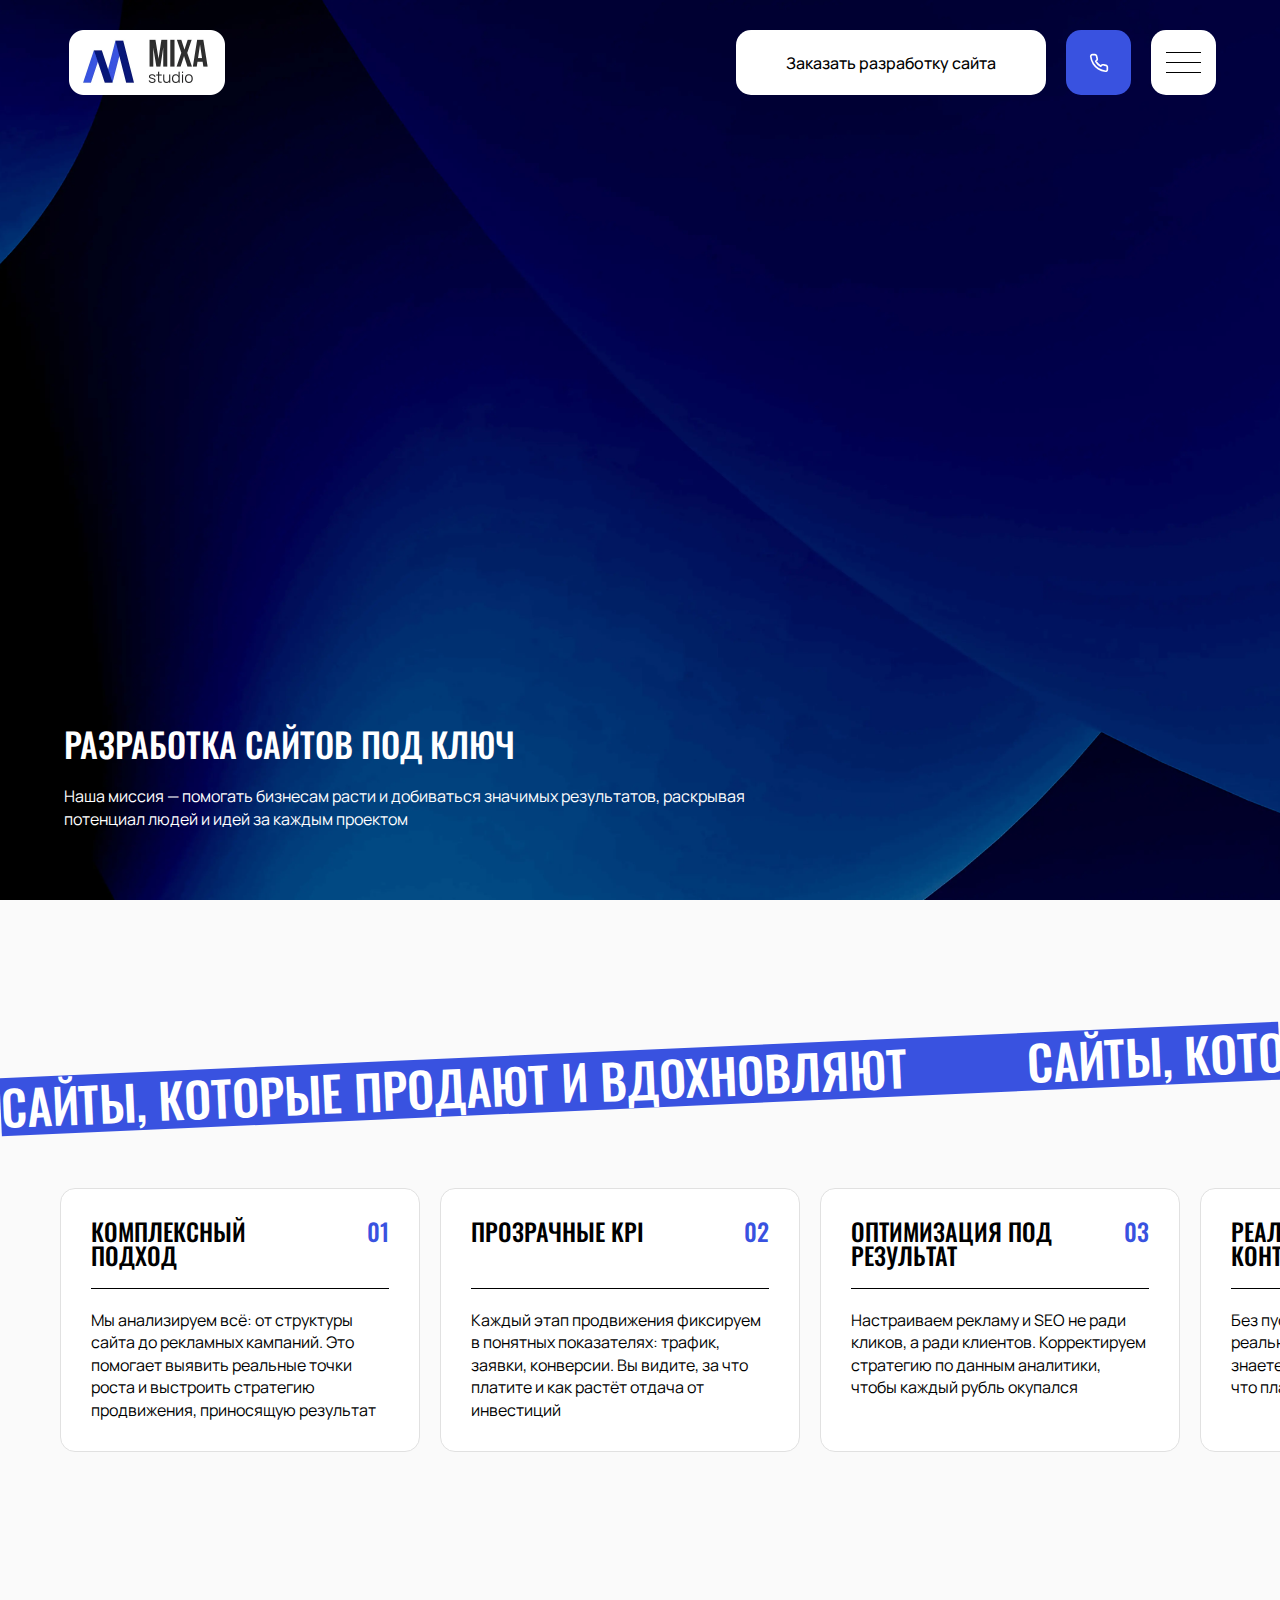
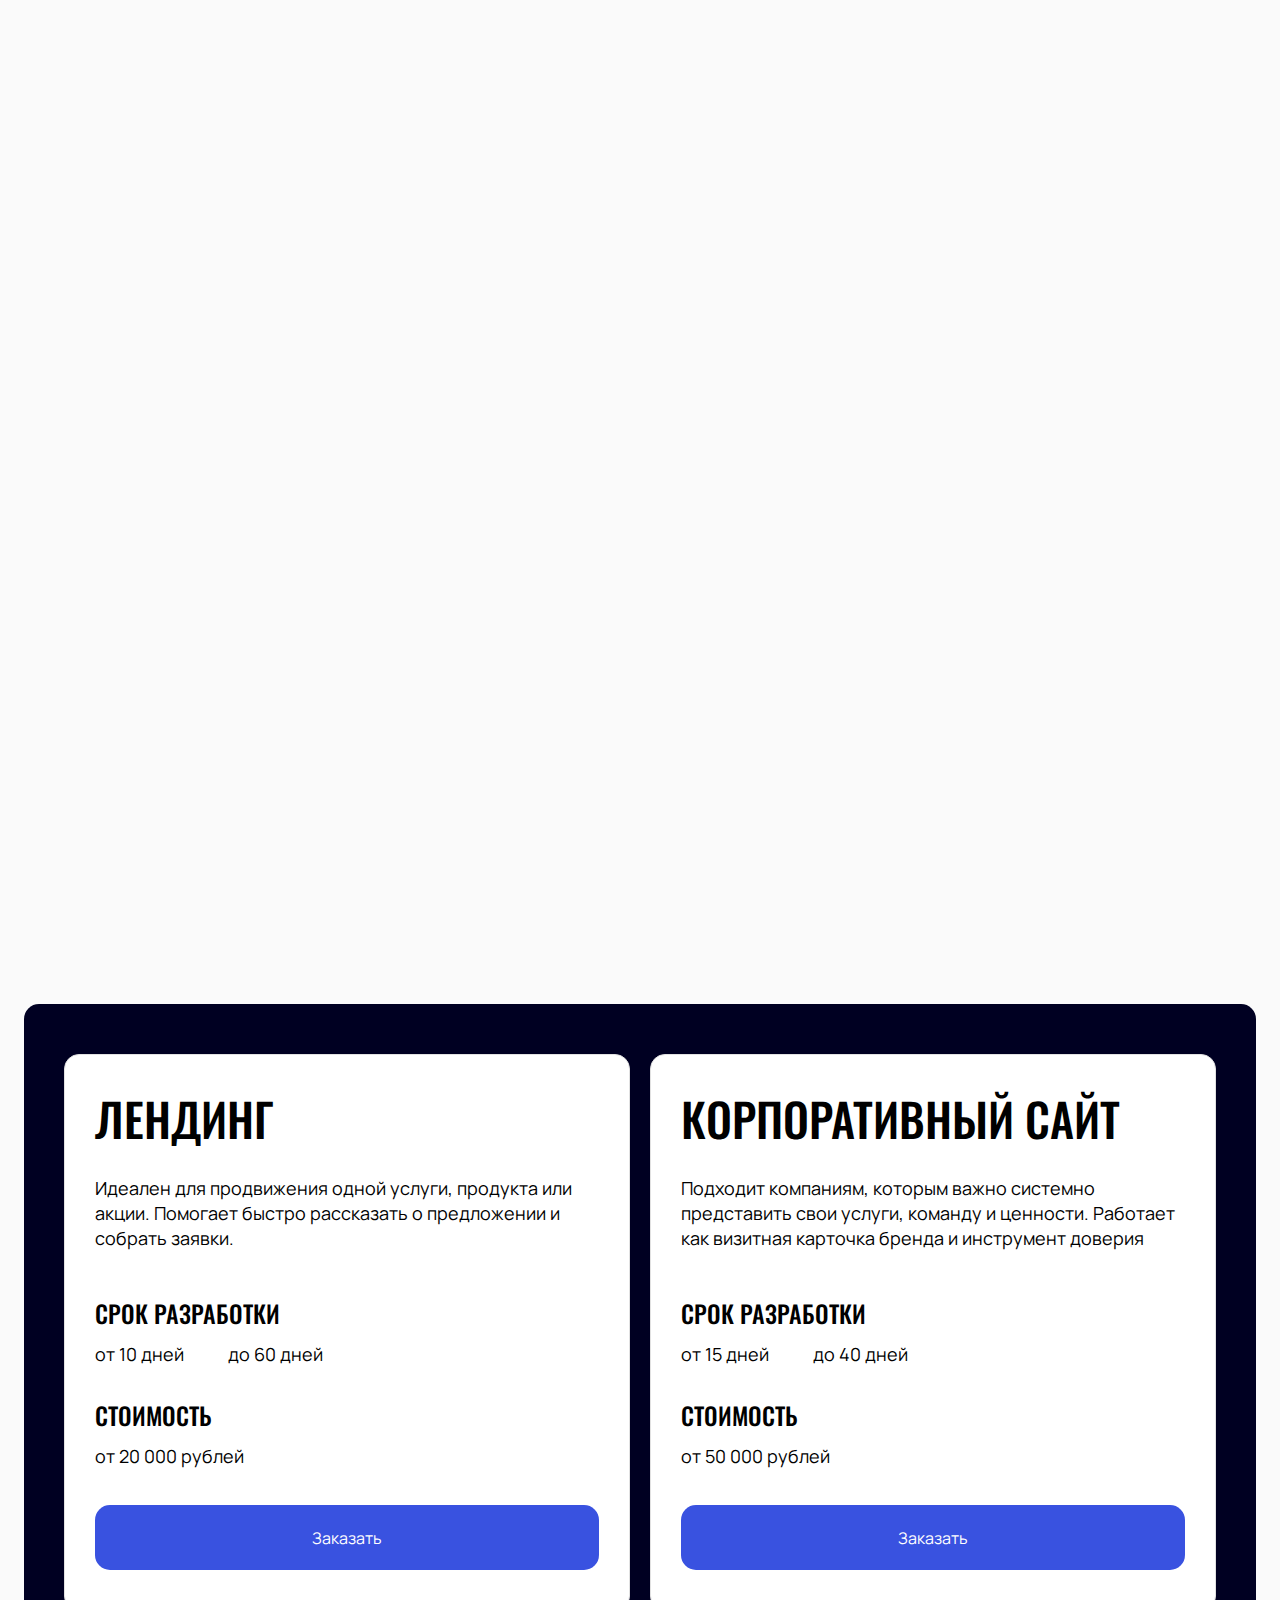
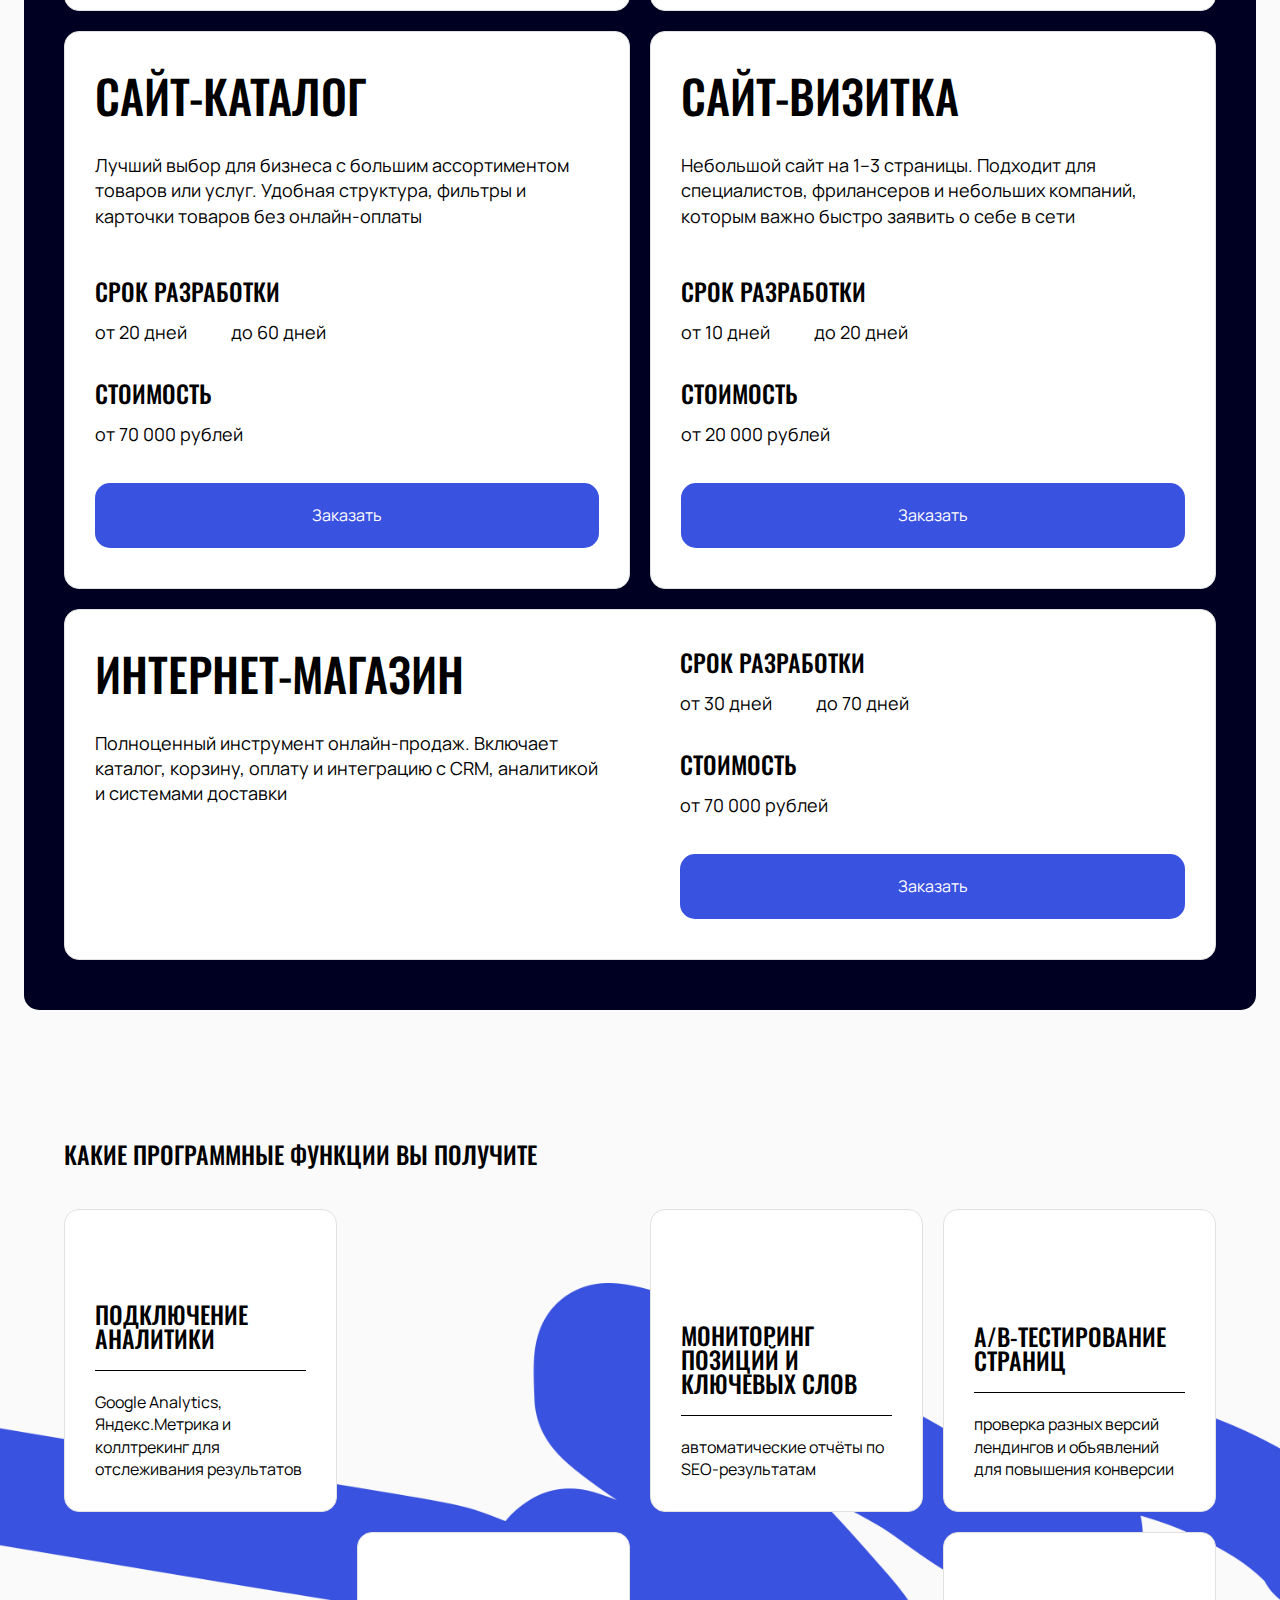
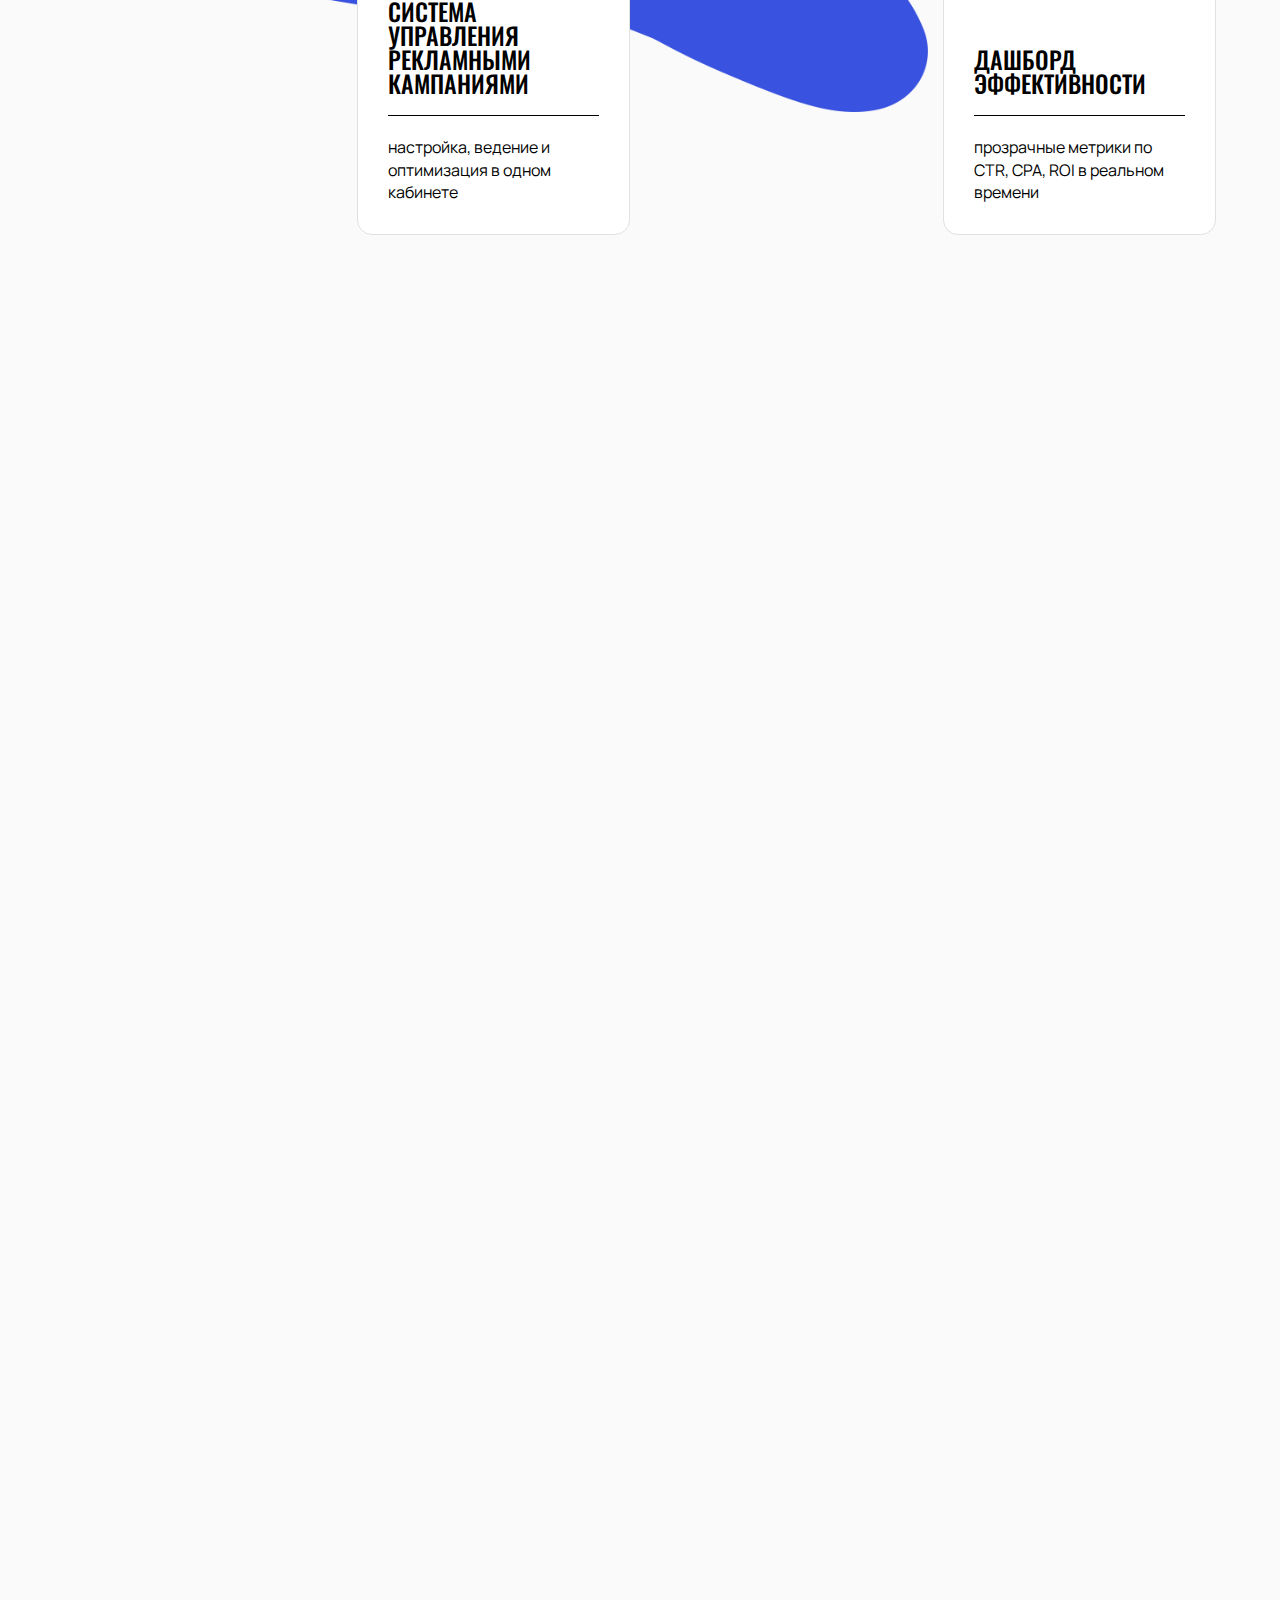
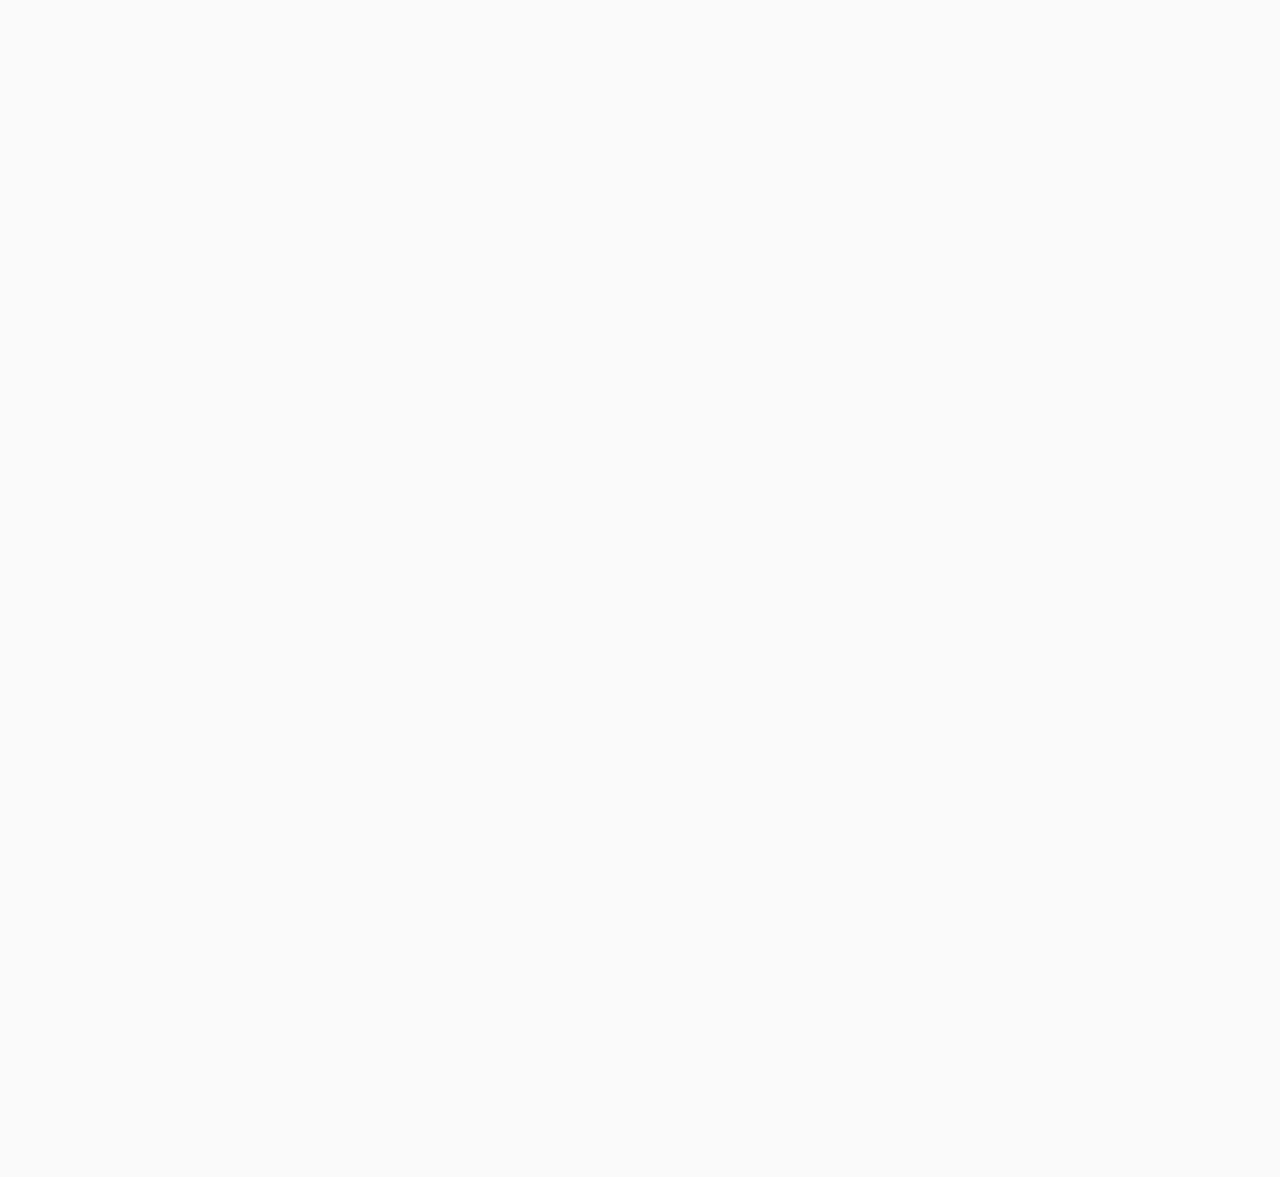
<file: single-service-type2.html>
<!--header.html-->
<!doctype html>
<html lang="en">
<head>
  <meta charset="UTF-8">
  <meta name="viewport"
        content="width=device-width, user-scalable=no, initial-scale=1.0, maximum-scale=1.0, minimum-scale=1.0">
  <meta http-equiv="X-UA-Compatible" content="ie=edge">
  <link rel="preconnect" href="https://fonts.googleapis.com">
  <link rel="preconnect" href="https://fonts.gstatic.com" crossorigin>
  <link href="https://fonts.googleapis.com/css2?family=Bebas+Neue&family=Inter:ital,opsz,wght@0,14..32,100..900;1,14..32,100..900&family=Manrope:wght@200..800&display=swap" rel="stylesheet">
  <link href="./fonts/fonts.css">
  <link href="https://fonts.googleapis.com/css2?family=Oswald:wght@200..700&display=swap" rel="stylesheet">
  <link
          rel="stylesheet"
          href="https://cdn.jsdelivr.net/npm/swiper@11/swiper-bundle.min.css"
  />
  <title></title>
  <script defer src="js/bundle.js"></script>
  <link href="css/style.min.css" rel="stylesheet"></head>
<body>

<header class="header">
  <div class="header-popup">
    <div class="container-fluid">
      <div class="row align-center">
        <div class="col-lg-6 col-md-6 col-m-6">
          <a href="#" class="logo">
            <img src="./img/logo.webp" alt="">
          </a>
        </div>
        <div class="col-lg-6 col-md-6 col-m-6 d-flex justify-end">
          <button class="popup-button button-popup-close">
            <span class="line"></span>
            <span class="line"></span>
          </button>
        </div>
      </div>
      <nav class="header-nav">
        <div class="menu-wrapper">
          <div class="menu-title">МЕНЮ</div>
          <ul class="main-menu">
            <li>
              <a href="cases.html">Кейсы</a>
            </li>
            <li>
              <a href="about.html">О компании</a>
            </li>
            <li>
              <a href="blog.html">Блог</a>
            </li>
            <li>
              <a href="#">Контакты</a>
            </li>
          </ul>
        </div>
        <div class="menu-wrapper">
          <div class="menu-title">УСЛУГИ</div>
          <ul class="main-menu">
            <li>
              <a href="single-service.html">Разработка сайтов под ключ</a>
            </li>
            <li>
              <a href="single-service.html">SEO и реклама</a>
            </li>
            <li>
              <a href="single-service.html">Интеграция и поддержка</a>
            </li>
            <li>
              <a href="single-service.html">Контент и наполнение</a>
            </li>
          </ul>
        </div>
        <div class="menu-wrapper">
          <div class="menu-title">Дополнительно</div>
          <ul class="addition-menu">
            <li>
              <a href="#">Бриф</a>
            </li>
            <li>
              <a href="#">Стать партнером</a>
            </li>
          </ul>
        </div>
      </nav>
      <div class="header-mail">
        <div class="header-contact-title">Электронная почта</div>
        <a href="mailto:info@mixastudio.ru">info@mixastudio.ru</a>
      </div>
      <div class="header-contacts">
        <div class="header-contact-item">
          <div class="header-contact-title">Номер телефона</div>
          <a href="tel:+79120017319" class="btn btn-blue btn-phone">+7 (912) 001-73-19</a>
        </div>
        <div class="header-contact-item">
          <div class="header-contact-title">Социальные сети</div>
          <div class="header-socials">
            <a href="#" class="social-link">TG</a>
            <a href="#" class="social-link">VK</a>
            <a href="#" class="social-link">WA</a>
          </div>
        </div>
        <div class="header-contact-item header-contact-item-copy">
          <p>@2025</p>
          <p><a href="#">политика конфиденциальности</a></p>
        </div>
      </div>
    </div>
  </div>
  <div class="container">
    <div class="row align-center">
      <div class="col-lg-6 col-md-6 col-m-6">
        <a href="#" class="logo">
          <img src="./img/logo.webp" alt="">
        </a>
      </div>
      <div class="col-lg-6 col-md-6 col-m-6 d-flex justify-end">
        <a href="#" class="btn btn-white">Заказать разработку сайта</a>
        <a href="#" class="header-phone"></a>
        <button class="popup-button button-popup-menu">
          <span class="line"></span>
          <span class="line"></span>
          <span class="line"></span>
        </button>
      </div>
    </div>
  </div>
</header>

<main>




<section class="default-banner default-banner-service animate-section" style="background-image: url(./img/banner-back-default.webp)">
  <div class="container">
    <div class="banner-content">
      <h1>Разработка сайтов под ключ</h1>
      <div class="description">
        <p>Наша миссия — помогать бизнесам расти и добиваться значимых результатов, раскрывая потенциал людей и идей за каждым проектом</p>
      </div>
    </div>
  </div>
</section>

<section class="running-line-section">
  <div class="container-fluid">
    <div class="running-line-wrapper">
      <div class="running-line">Сайты, которые продают и вдохновляют</div>
    </div>
  </div>
  <div class="benefits-cards">
    <div class="card-wrapper">
      <div class="card-title">Комплексный подход</div>
      <div class="card-description">
        <p>Мы анализируем всё:
          от структуры сайта до рекламных кампаний. Это помогает выявить реальные точки роста и выстроить стратегию продвижения, приносящую результат</p>
      </div>
    </div>
    <div class="card-wrapper">
      <div class="card-title">Прозрачные KPI</div>
      <div class="card-description">
        <p>Каждый этап продвижения фиксируем в понятных показателях: трафик, заявки, конверсии. Вы видите, за что платите и как растёт отдача от инвестиций</p>
      </div>
    </div>
    <div class="card-wrapper">
      <div class="card-title">Оптимизация под результат</div>
      <div class="card-description">
        <p>Настраиваем рекламу и SEO
          не ради кликов, а ради клиентов. Корректируем стратегию по данным аналитики, чтобы каждый рубль окупался</p>
      </div>
    </div>
    <div class="card-wrapper">
      <div class="card-title">Реальные сроки и контроль</div>
      <div class="card-description">
        <p>Без пустых обещаний — только реальные сроки
          и отчётность. Вы знаете,
          что сделано, что
          в процессе и что планируется дальше</p>
      </div>
    </div>
    <div class="card-wrapper">
      <div class="card-title">Готовое решение под ключ</div>
      <div class="card-description">
        <p>Вы получаете не просто рекламную кампанию,
          а систему, которая стабильно генерирует заявки. Мы берём на себя стратегию, настройку, аналитику и сопровождение.</p>
      </div>
    </div>
  </div>
</section>

<section class="steps-business-section animate-section">
  <div class="container-fluid">
    <div class="steps-tabs">
      <div class="container">
        <h2>7 шагов к сайту, который работает на ваш бизнес</h2>
        <div class="description">
          <p>Мы не просто создаем сайты — мы строим digital-решения, которые помогают бизнесу расти. Каждый шаг — это точка, где дизайн встречается со стратегией.</p>
        </div>
        <div class="tabs-block">
          <div class="tabs-nav">
            <button type="button" class="nav-button" data-tab-id="1">Исследования</button>
            <button type="button" class="nav-button" data-tab-id="2">прототип</button>
            <button type="button" class="nav-button" data-tab-id="3">SEO</button>
            <button type="button" class="nav-button" data-tab-id="4">ДИЗАЙН</button>
            <button type="button" class="nav-button" data-tab-id="5">ПРОГРАММИРОВАНИЕ</button>
            <button type="button" class="nav-button" data-tab-id="6">НАПОЛНЕНИЕ</button>
            <button type="button" class="nav-button" data-tab-id="7">КОНТРОЛЬ</button>
          </div>
          <div class="tab-panels">
            <div class="tab-panel" data-tab-id="1">
              <div class="tab-panel-content">
                <div class="tab-title">Исследование и стратегия</div>
                <div class="tab-description">
                  <p>Погружаемся в ваш бизнес, чтобы понимать не только “что”, но и “зачем”. На этом этапе рождается стратегия, на которой строится весь проект.</p>
                </div>
                <div class="tab-panel-benefits">
                  <div class="tab-benefit text-with-checkmark">Анализ конкурентов и рыночных трендов</div>
                  <div class="tab-benefit text-with-checkmark">Изучение целевой аудитории и пользовательских сценариев</div>
                  <div class="tab-benefit text-with-checkmark">Формирование уникальных преимуществ</div>
                  <div class="tab-benefit text-with-checkmark">Определение целей сайта и бизнес-метрик</div>
                  <div class="tab-benefit text-with-checkmark">Создание стратегии продвижения и коммуникации</div>
                </div>
              </div>
            </div>
            <div class="tab-panel" data-tab-id="2">
              <div class="tab-panel-content">
                <div class="tab-content-header">
                  <div class="tab-title">Прототип и структура</div>
                  <div class="tab-description">
                    <p>Создаём логику взаимодействия пользователя с сайтом. Формируем структуру, ведущую к целевому действию без лишних шагов</p>
                  </div>
                </div>
                <div class="tab-panel-benefits">
                  <div class="tab-benefit text-with-checkmark">Разработка структуры и пользовательских сценариев</div>
                  <div class="tab-benefit text-with-checkmark">Создание UX-карты (карты экранов и переходов)</div>
                  <div class="tab-benefit text-with-checkmark">Проработка навигации и CTA-точек</div>
                  <div class="tab-benefit text-with-checkmark">Создание интерактивного прототипа</div>
                  <div class="tab-benefit text-with-checkmark">Тестирование сценариев и согласование</div>
                </div>
              </div>
            </div>
            <div class="tab-panel" data-tab-id="3">
              <div class="tab-panel-content">
                <div class="tab-content-header">
                  <div class="tab-title">SEO и аналитика</div>
                  <div class="tab-description">
                    <p>С самого начала создаём технически корректную
                      и SEO-оптимизированную платформу</p>
                  </div>
                </div>
                <div class="tab-panel-benefits">
                  <div class="tab-benefit text-with-checkmark">Анализ ключевых запросов и семантики</div>
                  <div class="tab-benefit text-with-checkmark">Разработка SEO-структуры сайта</div>
                  <div class="tab-benefit text-with-checkmark">Настройка мета-тегов, заголовков, URL</div>
                  <div class="tab-benefit text-with-checkmark">Оптимизация скорости и кода</div>
                  <div class="tab-benefit text-with-checkmark">Подключение систем аналитики (GA, Яндекс.Метрика)</div>
                </div>
              </div>
            </div>
            <div class="tab-panel" data-tab-id="4">
              <div class="tab-panel-content">
                <div class="tab-content-header">
                  <div class="tab-title">Дизайн и визуальная система</div>
                  <div class="tab-description">
                    <p>Воплощаем стратегию через визуальный язык бренда. Дизайн, который вызывает доверие и работает на эмоции.</p>
                  </div>
                </div>
                <div class="tab-panel-benefits">
                  <div class="tab-benefit text-with-checkmark">Разработка визуальной концепции</div>
                  <div class="tab-benefit text-with-checkmark">Создание UI-системы (стили, шрифты, цвета, сетки)</div>
                  <div class="tab-benefit text-with-checkmark">Дизайн ключевых экранов и адаптивов</div>
                  <div class="tab-benefit text-with-checkmark">Подготовка UI-kit и анимаций</div>
                  <div class="tab-benefit text-with-checkmark">Финальная презентация дизайна</div>
                </div>
              </div>
            </div>
            <div class="tab-panel" data-tab-id="5">
              <div class="tab-panel-content">
                <div class="tab-content-header">
                  <div class="tab-title">Программирование и сборка</div>
                  <div class="tab-description">
                    <p>Переводим дизайн в код, делаем сайт живым, удобным и быстрым</p>
                  </div>
                </div>
                <div class="tab-panel-benefits">
                  <div class="tab-benefit text-with-checkmark">Верстка и адаптация под мобильные устройства</div>
                  <div class="tab-benefit text-with-checkmark">Интеграция CMS (Tilda, WordPress, Bitrix и др.)</div>
                  <div class="tab-benefit text-with-checkmark">Настройка форм, заявок, CRM и аналитики</div>
                  <div class="tab-benefit text-with-checkmark">Оптимизация скорости и безопасности</div>
                  <div class="tab-benefit text-with-checkmark">Тестирование и устранение багов</div>
                </div>
              </div>
            </div>
            <div class="tab-panel" data-tab-id="6">
              <div class="tab-panel-content">
                <div class="tab-content-header">
                  <div class="tab-title">Контент и наполнение</div>
                  <div class="tab-description">
                    <p>Заполняем сайт контентом, который продаёт и рассказывает о вас</p>
                  </div>
                </div>
                <div class="tab-panel-benefits">
                  <div class="tab-benefit text-with-checkmark">Верстка и адаптация под мобильные устройства</div>
                  <div class="tab-benefit text-with-checkmark">Интеграция CMS (Tilda, WordPress, Bitrix и др.)</div>
                  <div class="tab-benefit text-with-checkmark">Настройка форм, заявок, CRM и аналитики</div>
                  <div class="tab-benefit text-with-checkmark">Оптимизация скорости и безопасности</div>
                  <div class="tab-benefit text-with-checkmark">Тестирование и устранение багов</div>
                </div>
              </div>
            </div>
            <div class="tab-panel" data-tab-id="7">
              <div class="tab-panel-content">
                <div class="tab-content-header">
                  <div class="tab-title">Поддержка и развитие</div>
                  <div class="tab-description">
                    <p>Не оставляем проект после релиза — помогаем ему расти и приносить прибыль</p>
                  </div>
                </div>
                <div class="tab-panel-benefits">
                  <div class="tab-benefit text-with-checkmark">Мониторинг аналитики и поведения пользователей</div>
                  <div class="tab-benefit text-with-checkmark">Внесение улучшений и обновлений</div>
                  <div class="tab-benefit text-with-checkmark">Техническая поддержка и бэкапы</div>
                  <div class="tab-benefit text-with-checkmark">Оптимизация SEO и рекламных кампаний</div>
                  <div class="tab-benefit text-with-checkmark">Консультации и развитие стратегии</div>
                </div>
              </div>
            </div>
            <div class="tab-panel-image">
              <img src="./img/steps-bussiness-img.png" alt="">
            </div>
          </div>
        </div>
      </div>
    </div>
  </div>
</section>


<section class="service-main-section">
  <div class="container-fluid">
    <div class="service-main-wrapper">
      <div class="card-wrapper service-card">
        <div class="card-header">
          <div class="card-title">ЛЕНДИНГ</div>
          <div class="card-content">
            <p>Идеален для продвижения одной услуги, продукта или акции. Помогает быстро рассказать о предложении и собрать заявки.</p>
          </div>
        </div>
        <div class="card-bottom">
          <div class="card-option-wrapper">
            <div class="card-subtitle">срок разработки</div>
            <div class="card-options">
              <div class="option-item">от 10 дней</div>
              <div class="option-item">до 60 дней</div>
            </div>
          </div>
          <div class="card-option-wrapper">
            <div class="card-subtitle">Стоимость</div>
            <div class="card-options">
              <div class="option-item">от 20 000 рублей</div>
            </div>
          </div>
          <a href="#" class="btn btn-blue">Заказать</a>
        </div>
      </div>
      <div class="card-wrapper service-card">
      <div class="card-header">
        <div class="card-title">Корпоративный сайт</div>
        <div class="card-content">
          <p>Подходит компаниям, которым важно системно представить свои услуги, команду и ценности. Работает как визитная карточка бренда и инструмент доверия</p>
        </div>
      </div>
      <div class="card-bottom">
        <div class="card-option-wrapper">
          <div class="card-subtitle">срок разработки</div>
          <div class="card-options">
            <div class="option-item">от 15 дней</div>
            <div class="option-item">до 40 дней</div>
          </div>
        </div>
        <div class="card-option-wrapper">
          <div class="card-subtitle">Стоимость</div>
          <div class="card-options">
            <div class="option-item">от 50 000 рублей</div>
          </div>
        </div>
        <a href="#" class="btn btn-blue">Заказать</a>
      </div>
    </div>
      <div class="card-wrapper service-card">
        <div class="card-header">
          <div class="card-title">САЙТ-КАТАЛОГ</div>
          <div class="card-content">
            <p>Лучший выбор для бизнеса с большим ассортиментом товаров или услуг. Удобная структура, фильтры и карточки товаров
              без онлайн-оплаты</p>
          </div>
        </div>
        <div class="card-bottom">
          <div class="card-option-wrapper">
            <div class="card-subtitle">срок разработки</div>
            <div class="card-options">
              <div class="option-item">от 20 дней </div>
              <div class="option-item">до 60 дней </div>
            </div>
          </div>
          <div class="card-option-wrapper">
            <div class="card-subtitle">Стоимость</div>
            <div class="card-options">
              <div class="option-item">от 70 000 рублей</div>
            </div>
          </div>
          <a href="#" class="btn btn-blue">Заказать</a>
        </div>
      </div>
      <div class="card-wrapper service-card">
        <div class="card-header">
          <div class="card-title">САЙТ-ВИЗИТКА</div>
          <div class="card-content">
            <p>Небольшой сайт на 1–3 страницы. Подходит для специалистов, фрилансеров и небольших компаний, которым важно быстро заявить о себе в сети</p>
          </div>
        </div>
        <div class="card-bottom">
          <div class="card-option-wrapper">
            <div class="card-subtitle">срок разработки</div>
            <div class="card-options">
              <div class="option-item">от 10 дней </div>
              <div class="option-item">до 20 дней </div>
            </div>
          </div>
          <div class="card-option-wrapper">
            <div class="card-subtitle">Стоимость</div>
            <div class="card-options">
              <div class="option-item">от 20 000 рублей</div>
            </div>
          </div>
          <a href="#" class="btn btn-blue">Заказать</a>
        </div>
      </div>
      <div class="card-wrapper service-card">
        <div class="card-header">
          <div class="card-title">ИНТЕРНЕТ-МАГАЗИН</div>
          <div class="card-content">
            <p>Полноценный инструмент онлайн-продаж.
              Включает каталог, корзину, оплату и интеграцию с CRM, аналитикой и системами доставки</p>
          </div>
        </div>
        <div class="card-bottom">
          <div class="card-option-wrapper">
            <div class="card-subtitle">срок разработки</div>
            <div class="card-options">
              <div class="option-item">от 30 дней</div>
              <div class="option-item">до 70 дней</div>
            </div>
          </div>
          <div class="card-option-wrapper">
            <div class="card-subtitle">Стоимость</div>
            <div class="card-options">
              <div class="option-item">от 70 000 рублей</div>
            </div>
          </div>
          <a href="#" class="btn btn-blue">Заказать</a>
        </div>
      </div>
    </div>
  </div>
</section>

<section class="services-list-section">
  <div class="container">
    <h2>Какие программные функции вы получите</h2>
    <div class="row">
      <div class="col-lg-3 col-md-6 col-m-12">
        <div class="card-wrapper">
          <div class="card-title">Подключение аналитики</div>
          <div class="card-description">
            <p>Google Analytics, Яндекс.Метрика и коллтрекинг для отслеживания результатов</p>
          </div>
        </div>
      </div>
      <div class="col-lg-3 col-md-6 col-m-12">

      </div>
      <div class="col-lg-3 col-md-6 col-m-12">
        <div class="card-wrapper">
          <div class="card-title">Мониторинг позиций
            и ключевых слов</div>
          <div class="card-description">
            <p>автоматические отчёты
              по SEO-результатам</p>
          </div>
        </div>
      </div>
      <div class="col-lg-3 col-md-6 col-m-12">
        <div class="card-wrapper">
          <div class="card-title">A/B-тестирование страниц</div>
          <div class="card-description">
            <p>проверка разных версий лендингов и объявлений
              для повышения конверсии</p>
          </div>
        </div>
      </div>
      <div class="col-lg-3 col-md-6 col-m-12">

      </div>
      <div class="col-lg-3 col-md-6 col-m-12">
        <div class="card-wrapper">
          <div class="card-title">Система управления рекламными кампаниями</div>
          <div class="card-description">
            <p>настройка, ведение
              и оптимизация в одном кабинете</p>
          </div>
        </div>
      </div>
      <div class="col-lg-3 col-md-6 col-m-12">

      </div>
      <div class="col-lg-3 col-md-6 col-m-12">
        <div class="card-wrapper">
          <div class="card-title">Дашборд эффективности</div>
          <div class="card-description">
            <p>прозрачные метрики по CTR, CPA, ROI в реальном времени</p>
          </div>
        </div>
      </div>
    </div>
  </div>
</section>

<section class="projects-section animate-section">
  <div class="container">
    <h2>Наши проекты говорят сами за себя</h2>
    <div class="description">
      <p>Каждый сайт — результат анализа, стратегии и чёткой визуальной идеи</p>
    </div>
    <div class="row">
      <div class="col-lg-6 col-md-6 col-m-12">
        <div class="project-card">
          <img src="./img/project-back.webp" alt="project-image-1" class="project-image">
          <div class="project-content">
            <div class="project-title">
              Инвестиции в недвижимость
            </div>
            <div class="project-type">Лендинг</div>
          </div>
        </div>
      </div>
      <div class="col-lg-6 col-md-6 col-m-12">
        <div class="project-card">
          <img src="./img/project-back.webp" alt="project-image-1" class="project-image">
          <div class="project-content">
            <div class="project-title">
              Инвестиции в недвижимость
            </div>
            <div class="project-type">Лендинг</div>
          </div>
        </div>
      </div>
      <div class="col-lg-6 col-md-6 col-m-12">
        <div class="project-card">
          <img src="./img/project-back.webp" alt="project-image-1" class="project-image">
          <div class="project-content">
            <div class="project-title">
              Инвестиции в недвижимость
            </div>
            <div class="project-type">Лендинг</div>
          </div>
        </div>
      </div>
      <div class="col-lg-6 col-md-6 col-m-12">
        <div class="project-card">
          <img src="./img/project-back.webp" alt="project-image-1" class="project-image">
          <div class="project-content">
            <div class="project-title">
              Инвестиции в недвижимость
            </div>
            <div class="project-type">Лендинг</div>
          </div>
        </div>
      </div>
      <div class="col-lg-6 offset-lg-6 col-md-6 col-m-12">
        <a href="#" class="btn btn-blue btn-w-arrow">Смотреть все кейсы</a>
      </div>
    </div>

  </div>
</section>


<section class="faq animate-section">
  <div class="container">
    <h2>Отвечаем на популярные вопросы</h2>
    <div class="accordion-block">
      <div class="accordion-column">
        <div class="accordion-item">
          <div class="accordion-item-header">Сколько занимает разработка сайта?</div>
          <div class="accordion-item-content">
            <div class="accordion-content-wrapper">
              <p>Lorem ipsum dolor sit amet, consectetur adipisicing elit. Aspernatur delectus dolorum error excepturi libero magni obcaecati officia, quae quam, similique, voluptatibus voluptatum. Atque dolores fugit obcaecati officiis quos totam voluptas.</p>
            </div>
          </div>
        </div>
        <div class="accordion-item">
          <div class="accordion-item-header">Можно ли заказать только дизайн без разработки?</div>
          <div class="accordion-item-content">
            <div class="accordion-content-wrapper">
              <p>Lorem ipsum dolor sit amet, consectetur adipisicing elit. Aspernatur delectus dolorum error excepturi libero magni obcaecati officia, quae quam, similique, voluptatibus voluptatum. Atque dolores fugit obcaecati officiis quos totam voluptas.</p>
            </div>
          </div>
        </div>
      </div>
      <div class="accordion-column">
        <div class="accordion-item">
          <div class="accordion-item-header">Работаете с другими регионами?</div>
          <div class="accordion-item-content">
            <div class="accordion-content-wrapper">
              <p>Lorem ipsum dolor sit amet, consectetur adipisicing elit. Aspernatur delectus dolorum error excepturi libero magni obcaecati officia, quae quam, similique, voluptatibus voluptatum. Atque dolores fugit obcaecati officiis quos totam voluptas.</p>
            </div>
          </div>
        </div>
        <div class="accordion-item">
          <div class="accordion-item-header">Работаете с другими регионами?</div>
          <div class="accordion-item-content">
            <div class="accordion-content-wrapper">
              <p>Lorem ipsum dolor sit amet, consectetur adipisicing elit. Aspernatur delectus dolorum error excepturi libero magni obcaecati officia, quae quam, similique, voluptatibus voluptatum. Atque dolores fugit obcaecati officiis quos totam voluptas.</p>
            </div>
          </div>
        </div>
      </div>
    </div>
  </div>
</section>


<!--footer.html-->
</main>

<footer class="footer animate-section">
    <div class="container">
      <div class="row row-top">
        <div class="col-lg-7 col-md-6 col-m-12">
          <nav class="footer-nav">
            <ul class="footer-menu">
              <li>
                <a href="services.html">Услуги</a>
              </li>
              <li>
                <a href="cases.html">Кейсы</a>
              </li>
              <li>
                <a href="about.html">О компании</a>
              </li>
              <li>
                <a href="blog.html">Блог</a>
              </li>
              <li>
                <a href="#">Контакты</a>
              </li>
            </ul>
          </nav>
        </div>
        <div class="col-lg-5 col-md-6 col-m-12">
          <a href="#" class="footer-mail">info@mixastudio.ru</a>
        </div>
      </div>
      <div class="row row-bottom">
        <div class="col-lg-7 col-md-6 col-m-12">
          <div class="footer-left">
            <div class="footer-qr footer-qr-telegram">
              <img src="./img/footer-qr.webp" alt="footer-qr-image">
            </div>
            <div class="footer-qr footer-qr-whatsapp">
              <img src="./img/footer-qr-whatsapp.webp" alt="footer-qr-image">
            </div>
            <div class="footer-socials">
              <a href="#" class="social-link">TG</a>
              <a href="#" class="social-link">VK</a>
              <a href="#" class="social-link">WA</a>
            </div>
          </div>
        </div>
        <div class="col-lg-5 col-md-6 col-m-12">
          <div class="footer-right">
            <div class="footer-buttons">
              <a href="#" class="btn btn-phone">+7 (912) 001-73-19</a>
              <a href="#" class="btn btn-blue btn-w-arrow">Перейти в телеграмм канал</a>
              <a href="#" class="btn btn-blue btn-w-arrow">Перейти в группу ВК</a>
            </div>
          </div>
        </div>
        <div class="col-lg-12 col-md-12 col-m-12">
          <div class="footer-copy">
            <p>@2025</p>
            <p>
              <a href="#">политика конфиденциальности</a>
            </p>
          </div>
        </div>
      </div>
    </div>
</footer>


<script src="https://cdn.jsdelivr.net/npm/swiper@11/swiper-bundle.min.js"></script>
</body>
</html>
</file>
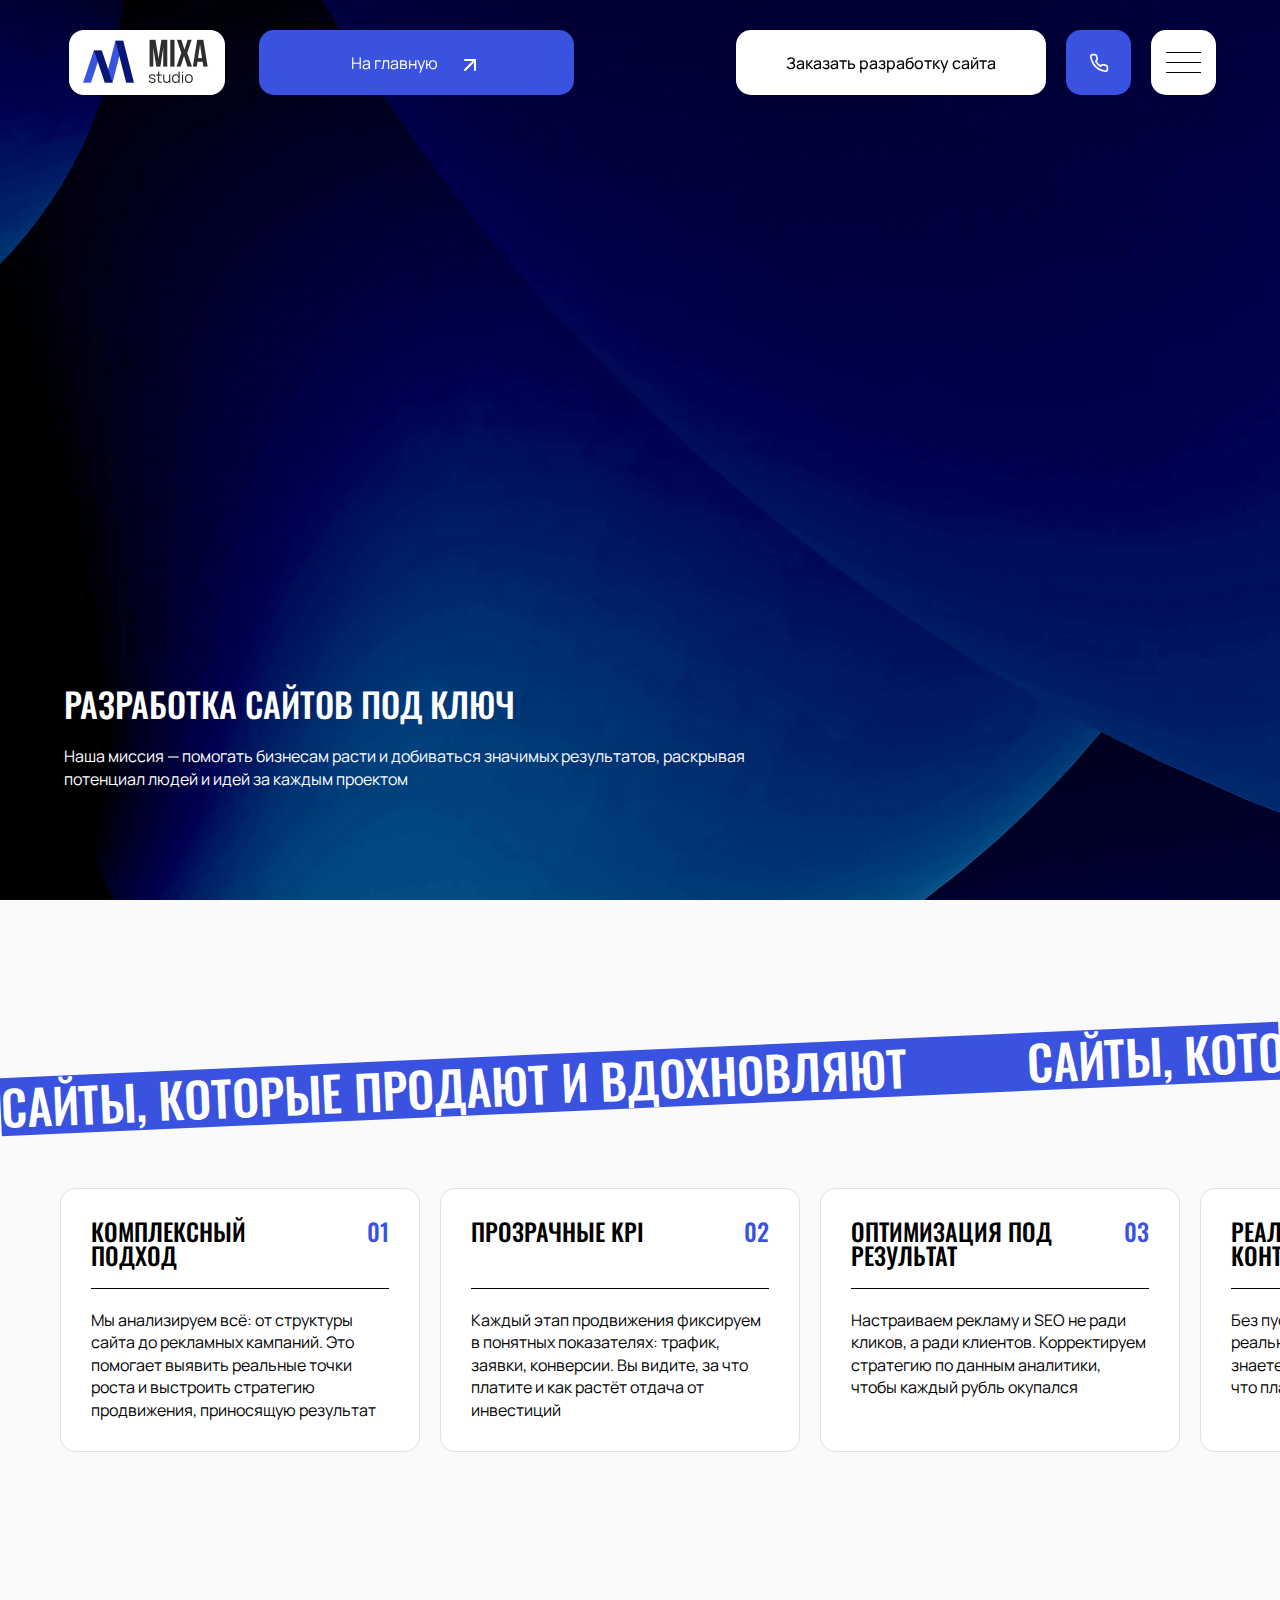
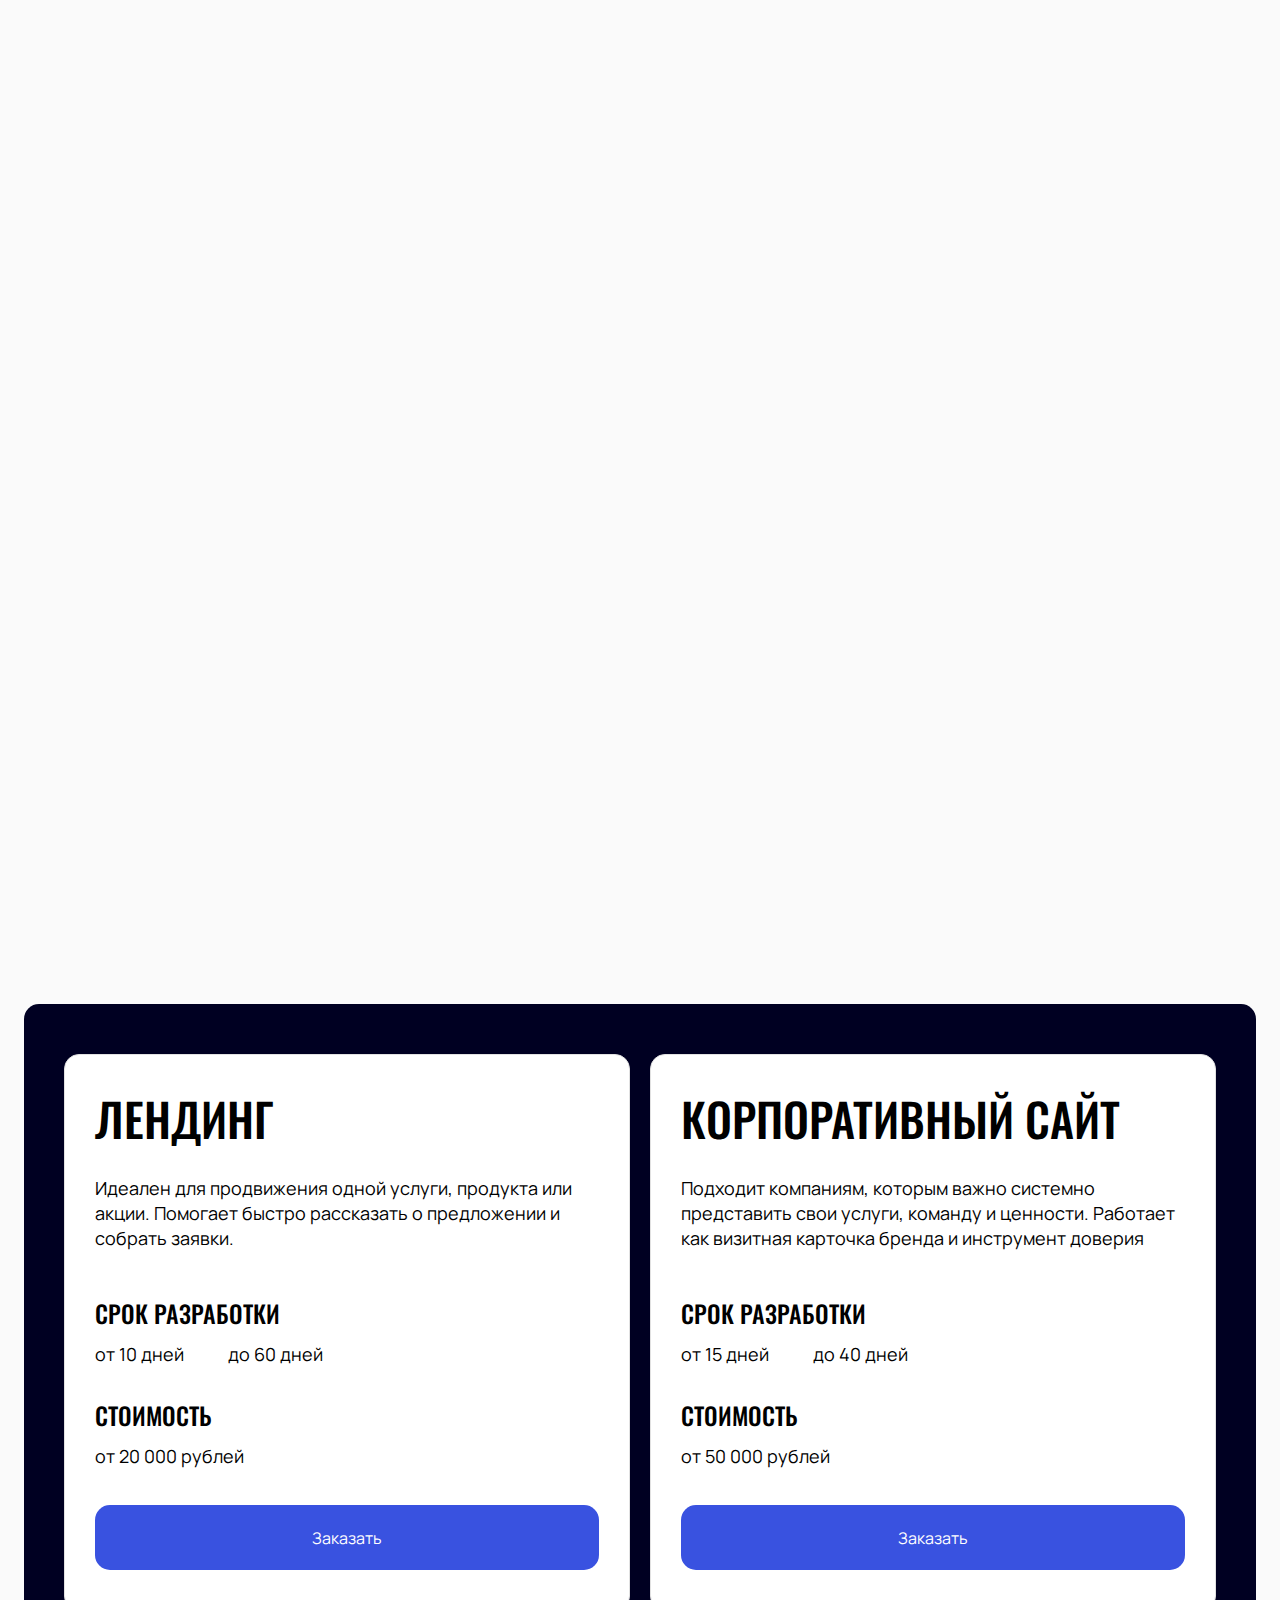
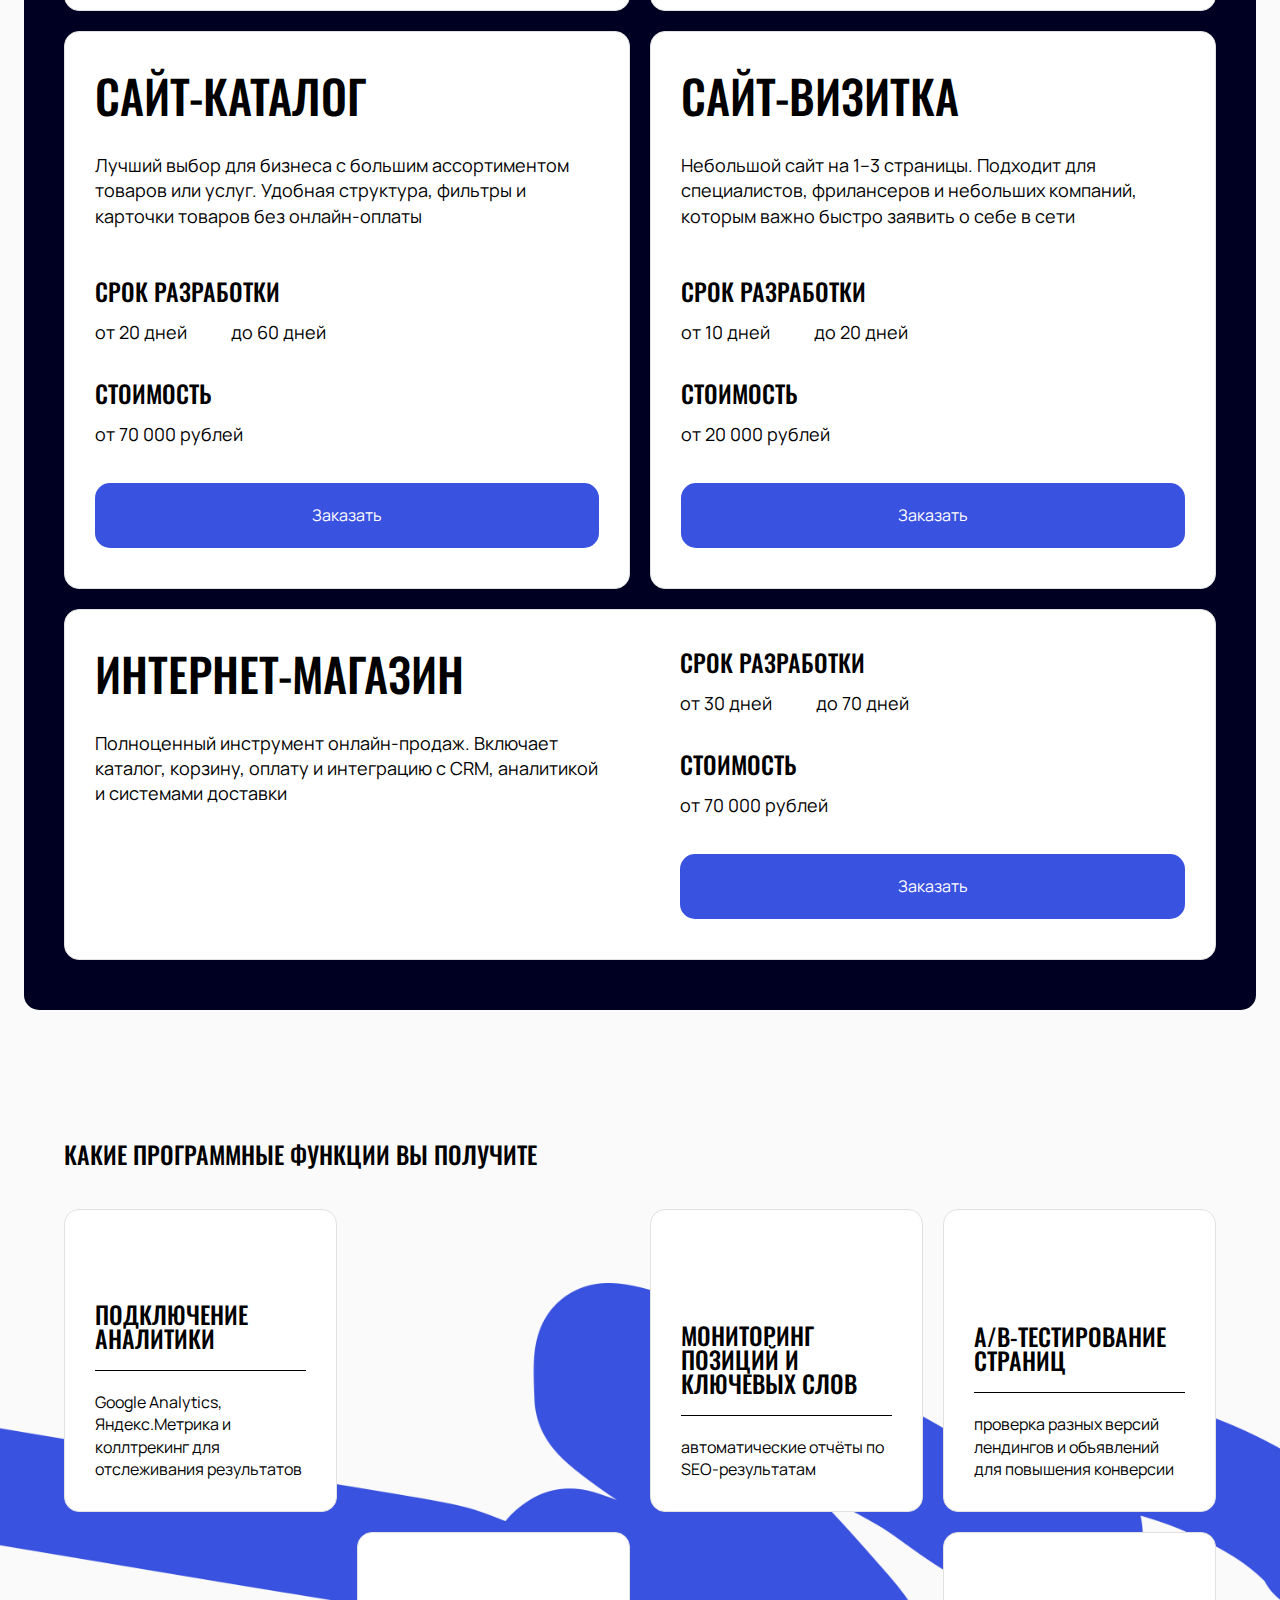
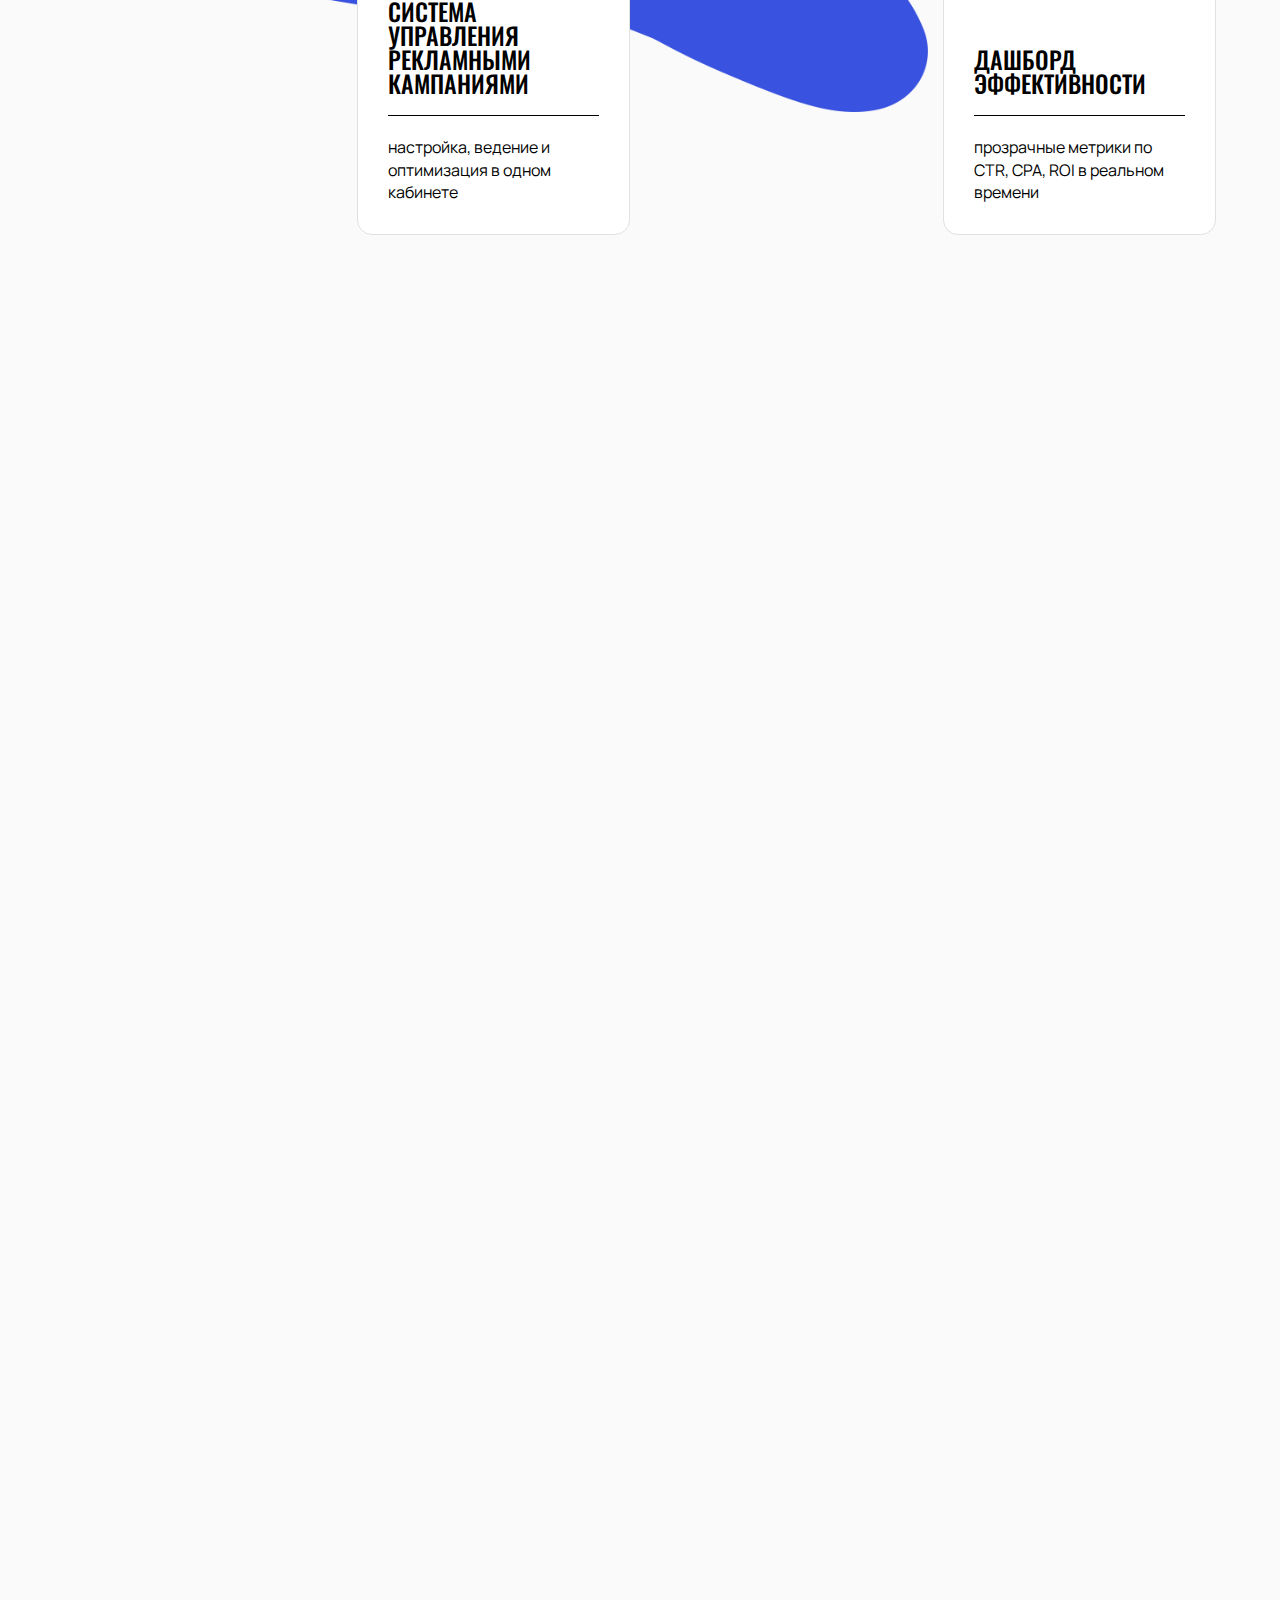
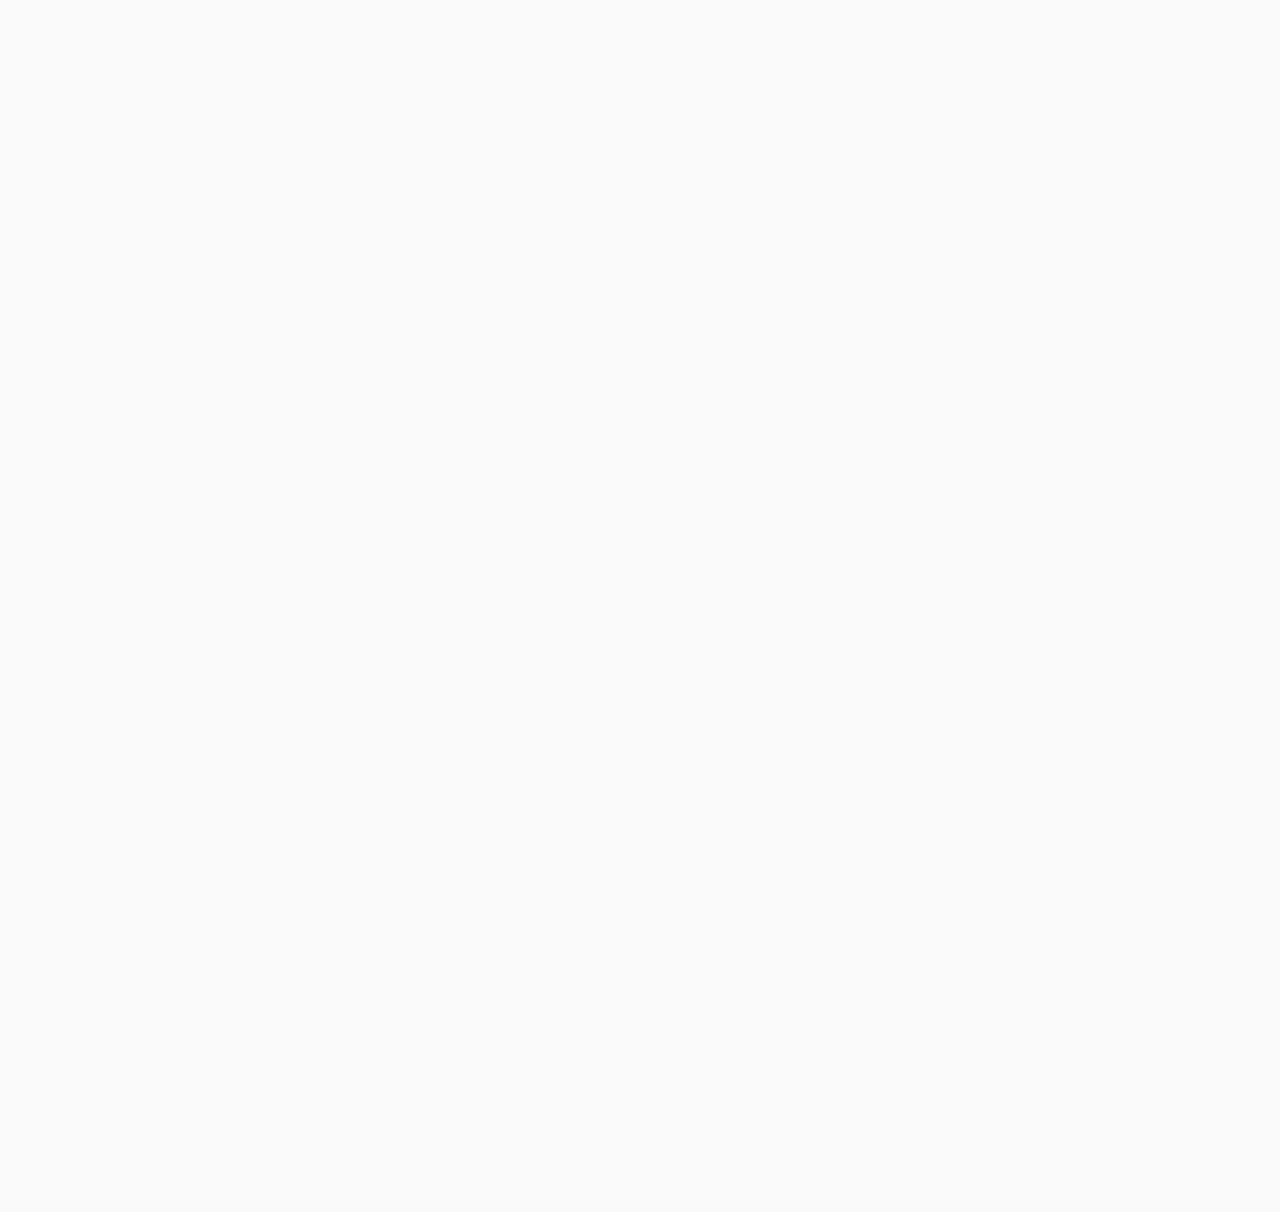
<file: single-service.html>
<!--header.html-->
  <!doctype html>
<html lang="en">
<head>
  <meta charset="UTF-8">
  <meta name="viewport"
        content="width=device-width, user-scalable=no, initial-scale=1.0, maximum-scale=1.0, minimum-scale=1.0">
  <meta http-equiv="X-UA-Compatible" content="ie=edge">
  <link rel="preconnect" href="https://fonts.googleapis.com">
  <link rel="preconnect" href="https://fonts.gstatic.com" crossorigin>
  <link href="https://fonts.googleapis.com/css2?family=Bebas+Neue&family=Inter:ital,opsz,wght@0,14..32,100..900;1,14..32,100..900&family=Manrope:wght@200..800&display=swap" rel="stylesheet">
  <link href="./fonts/fonts.css">
  <link href="https://fonts.googleapis.com/css2?family=Oswald:wght@200..700&display=swap" rel="stylesheet">
  <link
          rel="stylesheet"
          href="https://cdn.jsdelivr.net/npm/swiper@11/swiper-bundle.min.css"
  />
  <title></title>
<script defer src="js/bundle.js"></script><script defer src="js/style.js"></script><link href="css/style.min.css" rel="stylesheet"></head>
<body>

<div class="fixed-widgets">

  <div class="widgets-list">
    <a href="#" class="widget-link widget-link-mail">
      <img src="./img/icons/widget-mail-ico.svg" alt="">
    </a>
    <a href="#" class="widget-link">WA</a>
    <a href="#" class="widget-link">VK</a>
    <a href="#" class="widget-link">TG</a>
    <a href="#" class="widget-link widget-link-phone">
      <img src="./img/icons/widget-phone-ico.svg" alt="">
    </a>
  </div>

  <button type="button" class="button-widgets"></button>

</div>

<header class="header">
  <div class="header-popup">
    <div class="container-fluid">
      <div class="row align-center">
        <div class="col-lg-6 col-md-6 col-m-6">
          <a href="#" class="logo">
            <img src="./img/logo.webp" alt="">
          </a>
        </div>
        <div class="col-lg-6 col-md-6 col-m-6 d-flex justify-end">
          <button class="popup-button button-popup-close">
            <span class="line"></span>
            <span class="line"></span>
          </button>
        </div>
      </div>
      <nav class="header-nav">
        <div class="menu-wrapper">
          <div class="menu-title">МЕНЮ</div>
          <ul class="main-menu">
            <li>
              <a href="cases-page.html">Кейсы</a>
            </li>
            <li>
              <a href="about.html">О компании</a>
            </li>
            <li>
              <a href="blog.html">Блог</a>
            </li>
            <li>
              <a href="#">Контакты</a>
            </li>
          </ul>
        </div>
        <div class="menu-wrapper">
          <div class="menu-title">УСЛУГИ</div>
          <ul class="main-menu">
            <li>
              <a href="single-service.html">Разработка сайтов под ключ</a>
            </li>
            <li>
              <a href="single-service.html">SEO и реклама</a>
            </li>
            <li>
              <a href="single-service.html">Интеграция и поддержка</a>
            </li>
            <li>
              <a href="single-service.html">Контент и наполнение</a>
            </li>
          </ul>
        </div>
        <div class="menu-wrapper">
          <div class="menu-title">Дополнительно</div>
          <ul class="addition-menu">
            <li>
              <a href="#">Бриф</a>
            </li>
            <li>
              <a href="#">Стать партнером</a>
            </li>
          </ul>
        </div>
      </nav>
      <div class="header-mail">
        <div class="header-contact-title">Электронная почта</div>
        <a href="mailto:info@mixastudio.ru">info@mixastudio.ru</a>
      </div>
      <div class="header-contacts">
        <div class="header-contact-item">
          <div class="header-contact-title">Номер телефона</div>
          <a href="tel:+79120017319" class="btn btn-blue btn-phone">+7 (912) 001-73-19</a>
        </div>
        <div class="header-contact-item">
          <div class="header-contact-title">Социальные сети</div>
          <div class="header-socials">
            <a href="#" class="social-link">TG</a>
            <a href="#" class="social-link">VK</a>
            <a href="#" class="social-link">WA</a>
          </div>
        </div>
        <div class="header-contact-item header-contact-item-copy">
          <p>@2025</p>
          <p><a href="#">политика конфиденциальности</a></p>
        </div>
      </div>
    </div>
  </div>
  <div class="container">
    <div class="row align-center">
      <div class="col-lg-6 col-md-8 col-m-6 col-left">
        <a href="#" class="logo">
          <img src="./img/logo.webp" alt="">
        </a>
        <a href="#" class="btn btn-blue btn-w-arrow btn-header-nav">На главную</a>
      </div>
      <div class="col-lg-6 col-md-4 col-m-6 d-flex justify-end">
        <a href="#" class="btn btn-white">Заказать разработку сайта</a>
        <a href="#" class="header-phone"></a>
        <button class="popup-button button-popup-menu">
          <span class="line"></span>
          <span class="line"></span>
          <span class="line"></span>
        </button>
      </div>
    </div>
  </div>
</header>

<a href="#" class="btn btn-blue btn-w-arrow nav-button-header">На главную</a>

<main>




<section class="default-banner default-banner-service animate-section" style="background-image: url(./img/banner-back-default.webp)">
  <div class="container">
    <div class="banner-content">
      <h1>Разработка сайтов под ключ</h1>
      <div class="description">
        <p>Наша миссия — помогать бизнесам расти и добиваться значимых результатов, раскрывая потенциал людей и идей за каждым проектом</p>
      </div>
      <a href="#" class="btn btn-white btn-mobile">Заказать разработку сайта</a>
    </div>
  </div>
</section>

<section class="running-line-section">
  <div class="container-fluid">
    <div class="running-line-wrapper">
      <div class="running-line">Сайты, которые продают и вдохновляют</div>
    </div>
  </div>
  <div class="benefits-cards">
    <div class="card-wrapper">
      <div class="card-title">Комплексный подход</div>
      <div class="card-description">
        <p>Мы анализируем всё:
          от структуры сайта до рекламных кампаний. Это помогает выявить реальные точки роста и выстроить стратегию продвижения, приносящую результат</p>
      </div>
    </div>
    <div class="card-wrapper">
      <div class="card-title">Прозрачные KPI</div>
      <div class="card-description">
        <p>Каждый этап продвижения фиксируем в понятных показателях: трафик, заявки, конверсии. Вы видите, за что платите и как растёт отдача от инвестиций</p>
      </div>
    </div>
    <div class="card-wrapper">
      <div class="card-title">Оптимизация под результат</div>
      <div class="card-description">
        <p>Настраиваем рекламу и SEO
          не ради кликов, а ради клиентов. Корректируем стратегию по данным аналитики, чтобы каждый рубль окупался</p>
      </div>
    </div>
    <div class="card-wrapper">
      <div class="card-title">Реальные сроки и контроль</div>
      <div class="card-description">
        <p>Без пустых обещаний — только реальные сроки
          и отчётность. Вы знаете,
          что сделано, что
          в процессе и что планируется дальше</p>
      </div>
    </div>
    <div class="card-wrapper">
      <div class="card-title">Готовое решение под ключ</div>
      <div class="card-description">
        <p>Вы получаете не просто рекламную кампанию,
          а систему, которая стабильно генерирует заявки. Мы берём на себя стратегию, настройку, аналитику и сопровождение.</p>
      </div>
    </div>
  </div>
</section>

<section class="steps-business-section animate-section">
  <div class="container-fluid">
    <div class="steps-tabs">
      <div class="container">
        <div class="steps-header">
          <h2>7 шагов к сайту, который работает на ваш бизнес</h2>
          <div class="description">
            <p>Мы не просто создаем сайты — мы строим digital-решения, которые помогают бизнесу расти. Каждый шаг — это точка, где дизайн встречается со стратегией.</p>
          </div>
        </div>
        <div class="tabs-block">
          <div class="tabs-nav">
            <button type="button" class="nav-button" data-tab-id="1">Исследования</button>
            <button type="button" class="nav-button" data-tab-id="2">прототип</button>
            <button type="button" class="nav-button" data-tab-id="3">SEO</button>
            <button type="button" class="nav-button" data-tab-id="4">ДИЗАЙН</button>
            <button type="button" class="nav-button" data-tab-id="5">ПРОГРАММИРОВАНИЕ</button>
            <button type="button" class="nav-button" data-tab-id="6">НАПОЛНЕНИЕ</button>
            <button type="button" class="nav-button" data-tab-id="7">КОНТРОЛЬ</button>
          </div>
          <div class="tab-panels">
            <div class="tab-panel" data-tab-id="1">
              <div class="tab-panel-content">
                <div class="tab-title">Исследование и стратегия</div>
                <div class="tab-description">
                  <p>Погружаемся в ваш бизнес, чтобы понимать не только “что”, но и “зачем”. На этом этапе рождается стратегия, на которой строится весь проект.</p>
                </div>
                <div class="tab-panel-benefits">
                  <div class="tab-benefit text-with-checkmark">Анализ конкурентов и рыночных трендов</div>
                  <div class="tab-benefit text-with-checkmark">Изучение целевой аудитории и пользовательских сценариев</div>
                  <div class="tab-benefit text-with-checkmark">Формирование уникальных преимуществ</div>
                  <div class="tab-benefit text-with-checkmark">Определение целей сайта и бизнес-метрик</div>
                  <div class="tab-benefit text-with-checkmark">Создание стратегии продвижения и коммуникации</div>
                </div>
              </div>
            </div>
            <div class="tab-panel" data-tab-id="2">
              <div class="tab-panel-content">
                <div class="tab-content-header">
                  <div class="tab-title">Прототип и структура</div>
                  <div class="tab-description">
                    <p>Создаём логику взаимодействия пользователя с сайтом. Формируем структуру, ведущую к целевому действию без лишних шагов</p>
                  </div>
                </div>
                <div class="tab-panel-benefits">
                  <div class="tab-benefit text-with-checkmark">Разработка структуры и пользовательских сценариев</div>
                  <div class="tab-benefit text-with-checkmark">Создание UX-карты (карты экранов и переходов)</div>
                  <div class="tab-benefit text-with-checkmark">Проработка навигации и CTA-точек</div>
                  <div class="tab-benefit text-with-checkmark">Создание интерактивного прототипа</div>
                  <div class="tab-benefit text-with-checkmark">Тестирование сценариев и согласование</div>
                </div>
              </div>
            </div>
            <div class="tab-panel" data-tab-id="3">
              <div class="tab-panel-content">
                <div class="tab-content-header">
                  <div class="tab-title">SEO и аналитика</div>
                  <div class="tab-description">
                    <p>С самого начала создаём технически корректную
                      и SEO-оптимизированную платформу</p>
                  </div>
                </div>
                <div class="tab-panel-benefits">
                  <div class="tab-benefit text-with-checkmark">Анализ ключевых запросов и семантики</div>
                  <div class="tab-benefit text-with-checkmark">Разработка SEO-структуры сайта</div>
                  <div class="tab-benefit text-with-checkmark">Настройка мета-тегов, заголовков, URL</div>
                  <div class="tab-benefit text-with-checkmark">Оптимизация скорости и кода</div>
                  <div class="tab-benefit text-with-checkmark">Подключение систем аналитики (GA, Яндекс.Метрика)</div>
                </div>
              </div>
            </div>
            <div class="tab-panel" data-tab-id="4">
              <div class="tab-panel-content">
                <div class="tab-content-header">
                  <div class="tab-title">Дизайн и визуальная система</div>
                  <div class="tab-description">
                    <p>Воплощаем стратегию через визуальный язык бренда. Дизайн, который вызывает доверие и работает на эмоции.</p>
                  </div>
                </div>
                <div class="tab-panel-benefits">
                  <div class="tab-benefit text-with-checkmark">Разработка визуальной концепции</div>
                  <div class="tab-benefit text-with-checkmark">Создание UI-системы (стили, шрифты, цвета, сетки)</div>
                  <div class="tab-benefit text-with-checkmark">Дизайн ключевых экранов и адаптивов</div>
                  <div class="tab-benefit text-with-checkmark">Подготовка UI-kit и анимаций</div>
                  <div class="tab-benefit text-with-checkmark">Финальная презентация дизайна</div>
                </div>
              </div>
            </div>
            <div class="tab-panel" data-tab-id="5">
              <div class="tab-panel-content">
                <div class="tab-content-header">
                  <div class="tab-title">Программирование и сборка</div>
                  <div class="tab-description">
                    <p>Переводим дизайн в код, делаем сайт живым, удобным и быстрым</p>
                  </div>
                </div>
                <div class="tab-panel-benefits">
                  <div class="tab-benefit text-with-checkmark">Верстка и адаптация под мобильные устройства</div>
                  <div class="tab-benefit text-with-checkmark">Интеграция CMS (Tilda, WordPress, Bitrix и др.)</div>
                  <div class="tab-benefit text-with-checkmark">Настройка форм, заявок, CRM и аналитики</div>
                  <div class="tab-benefit text-with-checkmark">Оптимизация скорости и безопасности</div>
                  <div class="tab-benefit text-with-checkmark">Тестирование и устранение багов</div>
                </div>
              </div>
            </div>
            <div class="tab-panel" data-tab-id="6">
              <div class="tab-panel-content">
                <div class="tab-content-header">
                  <div class="tab-title">Контент и наполнение</div>
                  <div class="tab-description">
                    <p>Заполняем сайт контентом, который продаёт и рассказывает о вас</p>
                  </div>
                </div>
                <div class="tab-panel-benefits">
                  <div class="tab-benefit text-with-checkmark">Верстка и адаптация под мобильные устройства</div>
                  <div class="tab-benefit text-with-checkmark">Интеграция CMS (Tilda, WordPress, Bitrix и др.)</div>
                  <div class="tab-benefit text-with-checkmark">Настройка форм, заявок, CRM и аналитики</div>
                  <div class="tab-benefit text-with-checkmark">Оптимизация скорости и безопасности</div>
                  <div class="tab-benefit text-with-checkmark">Тестирование и устранение багов</div>
                </div>
              </div>
            </div>
            <div class="tab-panel" data-tab-id="7">
              <div class="tab-panel-content">
                <div class="tab-content-header">
                  <div class="tab-title">Поддержка и развитие</div>
                  <div class="tab-description">
                    <p>Не оставляем проект после релиза — помогаем ему расти и приносить прибыль</p>
                  </div>
                </div>
                <div class="tab-panel-benefits">
                  <div class="tab-benefit text-with-checkmark">Мониторинг аналитики и поведения пользователей</div>
                  <div class="tab-benefit text-with-checkmark">Внесение улучшений и обновлений</div>
                  <div class="tab-benefit text-with-checkmark">Техническая поддержка и бэкапы</div>
                  <div class="tab-benefit text-with-checkmark">Оптимизация SEO и рекламных кампаний</div>
                  <div class="tab-benefit text-with-checkmark">Консультации и развитие стратегии</div>
                </div>
              </div>
            </div>
            <div class="tab-panel-image">
              <img src="./img/steps-bussiness-img.png" alt="">
            </div>
          </div>
        </div>
      </div>
    </div>
  </div>
</section>


<section class="service-main-section">
  <div class="container-fluid">
    <div class="service-main-wrapper">
      <div class="card-wrapper service-card">
        <div class="card-header">
          <div class="card-title">ЛЕНДИНГ</div>
          <div class="card-content">
            <p>Идеален для продвижения одной услуги, продукта или акции. Помогает быстро рассказать о предложении и собрать заявки.</p>
          </div>
        </div>
        <div class="card-bottom">
          <div class="card-option-wrapper">
            <div class="card-subtitle">срок разработки</div>
            <div class="card-options">
              <div class="option-item">от 10 дней</div>
              <div class="option-item">до 60 дней</div>
            </div>
          </div>
          <div class="card-option-wrapper">
            <div class="card-subtitle">Стоимость</div>
            <div class="card-options">
              <div class="option-item">от 20 000 рублей</div>
            </div>
          </div>
          <a href="#" class="btn btn-blue">Заказать</a>
        </div>
      </div>
      <div class="card-wrapper service-card">
      <div class="card-header">
        <div class="card-title">Корпоративный сайт</div>
        <div class="card-content">
          <p>Подходит компаниям, которым важно системно представить свои услуги, команду и ценности. Работает как визитная карточка бренда и инструмент доверия</p>
        </div>
      </div>
      <div class="card-bottom">
        <div class="card-option-wrapper">
          <div class="card-subtitle">срок разработки</div>
          <div class="card-options">
            <div class="option-item">от 15 дней</div>
            <div class="option-item">до 40 дней</div>
          </div>
        </div>
        <div class="card-option-wrapper">
          <div class="card-subtitle">Стоимость</div>
          <div class="card-options">
            <div class="option-item">от 50 000 рублей</div>
          </div>
        </div>
        <a href="#" class="btn btn-blue">Заказать</a>
      </div>
    </div>
      <div class="card-wrapper service-card">
        <div class="card-header">
          <div class="card-title">САЙТ-КАТАЛОГ</div>
          <div class="card-content">
            <p>Лучший выбор для бизнеса с большим ассортиментом товаров или услуг. Удобная структура, фильтры и карточки товаров
              без онлайн-оплаты</p>
          </div>
        </div>
        <div class="card-bottom">
          <div class="card-option-wrapper">
            <div class="card-subtitle">срок разработки</div>
            <div class="card-options">
              <div class="option-item">от 20 дней </div>
              <div class="option-item">до 60 дней </div>
            </div>
          </div>
          <div class="card-option-wrapper">
            <div class="card-subtitle">Стоимость</div>
            <div class="card-options">
              <div class="option-item">от 70 000 рублей</div>
            </div>
          </div>
          <a href="#" class="btn btn-blue">Заказать</a>
        </div>
      </div>
      <div class="card-wrapper service-card">
        <div class="card-header">
          <div class="card-title">САЙТ-ВИЗИТКА</div>
          <div class="card-content">
            <p>Небольшой сайт на 1–3 страницы. Подходит для специалистов, фрилансеров и небольших компаний, которым важно быстро заявить о себе в сети</p>
          </div>
        </div>
        <div class="card-bottom">
          <div class="card-option-wrapper">
            <div class="card-subtitle">срок разработки</div>
            <div class="card-options">
              <div class="option-item">от 10 дней </div>
              <div class="option-item">до 20 дней </div>
            </div>
          </div>
          <div class="card-option-wrapper">
            <div class="card-subtitle">Стоимость</div>
            <div class="card-options">
              <div class="option-item">от 20 000 рублей</div>
            </div>
          </div>
          <a href="#" class="btn btn-blue">Заказать</a>
        </div>
      </div>
      <div class="card-wrapper service-card">
        <div class="card-header">
          <div class="card-title">ИНТЕРНЕТ-МАГАЗИН</div>
          <div class="card-content">
            <p>Полноценный инструмент онлайн-продаж.
              Включает каталог, корзину, оплату и интеграцию с CRM, аналитикой и системами доставки</p>
          </div>
        </div>
        <div class="card-bottom">
          <div class="card-option-wrapper">
            <div class="card-subtitle">срок разработки</div>
            <div class="card-options">
              <div class="option-item">от 30 дней</div>
              <div class="option-item">до 70 дней</div>
            </div>
          </div>
          <div class="card-option-wrapper">
            <div class="card-subtitle">Стоимость</div>
            <div class="card-options">
              <div class="option-item">от 70 000 рублей</div>
            </div>
          </div>
          <a href="#" class="btn btn-blue">Заказать</a>
        </div>
      </div>
    </div>
  </div>
</section>

<section class="services-list-section">
  <div class="container">
    <h2>Какие программные функции вы получите</h2>
    <div class="row">
      <div class="col-lg-3 col-md-6 col-m-6">
        <div class="card-wrapper">
          <div class="card-title">Подключение аналитики</div>
          <div class="card-description">
            <p>Google Analytics, Яндекс.Метрика и коллтрекинг для отслеживания результатов</p>
          </div>
        </div>
      </div>
      <div class="col-lg-3 col-md-6 col-m-6">

      </div>
      <div class="col-lg-3 col-md-6 col-m-6">
        <div class="card-wrapper">
          <div class="card-title">Мониторинг позиций
            и ключевых слов</div>
          <div class="card-description">
            <p>автоматические отчёты
              по SEO-результатам</p>
          </div>
        </div>
      </div>
      <div class="col-lg-3 col-md-6 col-m-6">
        <div class="card-wrapper">
          <div class="card-title">A/B-тестирование страниц</div>
          <div class="card-description">
            <p>проверка разных версий лендингов и объявлений
              для повышения конверсии</p>
          </div>
        </div>
      </div>
      <div class="col-lg-3 col-md-6 col-m-6">

      </div>
      <div class="col-lg-3 col-md-6 col-m-6">
        <div class="card-wrapper">
          <div class="card-title">Система управления рекламными кампаниями</div>
          <div class="card-description">
            <p>настройка, ведение
              и оптимизация в одном кабинете</p>
          </div>
        </div>
      </div>
      <div class="col-lg-3 col-md-6 col-m-6">

      </div>
      <div class="col-lg-3 col-md-6 col-m-6">
        <div class="card-wrapper">
          <div class="card-title">Дашборд эффективности</div>
          <div class="card-description">
            <p>прозрачные метрики по CTR, CPA, ROI в реальном времени</p>
          </div>
        </div>
      </div>
    </div>
  </div>
</section>

<section class="projects-section animate-section">
  <div class="container">
    <h2>Наши проекты говорят сами за себя</h2>
    <div class="description">
      <p>Каждый сайт — результат анализа, стратегии и чёткой визуальной идеи</p>
    </div>
    <div class="row">
      <article class="col-lg-6 col-md-6 col-m-12">
        <a href="single-case.html" class="project-card">
          <img src="./img/project-back.webp" alt="project-image-1" class="project-image">
          <div class="project-content">
            <div class="project-title">
              Инвестиции в недвижимость
            </div>
            <div class="project-type">Лендинг</div>
          </div>
        </a>
      </article>
      <article class="col-lg-6 col-md-6 col-m-12">
        <a href="single-case.html" class="project-card">
          <img src="./img/project-back.webp" alt="project-image-1" class="project-image">
          <div class="project-content">
            <div class="project-title">
              Инвестиции в недвижимость
            </div>
            <div class="project-type">Лендинг</div>
          </div>
        </a>
      </article>
      <article class="col-lg-6 col-md-6 col-m-12">
        <a href="single-case.html" class="project-card">
          <img src="./img/project-back.webp" alt="project-image-1" class="project-image">
          <div class="project-content">
            <div class="project-title">
              Инвестиции в недвижимость
            </div>
            <div class="project-type">Лендинг</div>
          </div>
        </a>
      </article>
      <article class="col-lg-6 col-md-6 col-m-12">
        <a href="single-case.html" class="project-card">
          <img src="./img/project-back.webp" alt="project-image-1" class="project-image">
          <div class="project-content">
            <div class="project-title">
              Инвестиции в недвижимость
            </div>
            <div class="project-type">Лендинг</div>
          </div>
        </a>
      </article>
      <div class="col-lg-6 offset-lg-6 col-md-6 col-m-12">
        <a href="#" class="btn btn-blue btn-w-arrow">Смотреть все кейсы</a>
      </div>
    </div>

  </div>
</section>


<section class="faq animate-section">
  <div class="container">
    <h2>Отвечаем на популярные вопросы</h2>
    <div class="accordion-block">
      <div class="accordion-column">
        <div class="accordion-item">
          <div class="accordion-item-header">Сколько занимает разработка сайта? <div class="accordion-ico"></div></div>
          <div class="accordion-item-content">
            <div class="accordion-content-wrapper">
              <p>Lorem ipsum dolor sit amet, consectetur adipisicing elit. Aspernatur delectus dolorum error excepturi libero magni obcaecati officia, quae quam, similique, voluptatibus voluptatum. Atque dolores fugit obcaecati officiis quos totam voluptas.</p>
            </div>
          </div>
        </div>
        <div class="accordion-item">
          <div class="accordion-item-header">Можно ли заказать только дизайн без разработки? <div class="accordion-ico"></div></div>
          <div class="accordion-item-content">
            <div class="accordion-content-wrapper">
              <p>Lorem ipsum dolor sit amet, consectetur adipisicing elit. Aspernatur delectus dolorum error excepturi libero magni obcaecati officia, quae quam, similique, voluptatibus voluptatum. Atque dolores fugit obcaecati officiis quos totam voluptas.</p>
            </div>
          </div>
        </div>
      </div>
      <div class="accordion-column">
        <div class="accordion-item">
          <div class="accordion-item-header">Работаете с другими регионами? <div class="accordion-ico"></div></div>
          <div class="accordion-item-content">
            <div class="accordion-content-wrapper">
              <p>Lorem ipsum dolor sit amet, consectetur adipisicing elit. Aspernatur delectus dolorum error excepturi libero magni obcaecati officia, quae quam, similique, voluptatibus voluptatum. Atque dolores fugit obcaecati officiis quos totam voluptas.</p>
            </div>
          </div>
        </div>
        <div class="accordion-item">
          <div class="accordion-item-header">Работаете с другими регионами? <div class="accordion-ico"></div></div>
          <div class="accordion-item-content">
            <div class="accordion-content-wrapper">
              <p>Lorem ipsum dolor sit amet, consectetur adipisicing elit. Aspernatur delectus dolorum error excepturi libero magni obcaecati officia, quae quam, similique, voluptatibus voluptatum. Atque dolores fugit obcaecati officiis quos totam voluptas.</p>
            </div>
          </div>
        </div>
      </div>
    </div>
  </div>
</section>


<!--footer.html-->
</main>

<footer class="footer animate-section">
    <div class="container">
      <div class="row row-top">
        <div class="col-lg-7 col-md-12 col-m-12">
          <nav class="footer-nav">
            <ul class="footer-menu">
              <li>
                <a href="services.html">Услуги</a>
              </li>
              <li>
                <a href="cases-page.html">Кейсы</a>
              </li>
              <li>
                <a href="about.html">О компании</a>
              </li>
              <li>
                <a href="blog.html">Блог</a>
              </li>
              <li>
                <a href="#">Контакты</a>
              </li>
            </ul>
          </nav>
        </div>
        <div class="col-lg-5 col-md-12 col-m-12">
          <a href="#" class="footer-mail">info@mixastudio.ru</a>
        </div>
      </div>
      <div class="row row-bottom">
        <div class="col-lg-7 col-md-12 col-m-12">
          <div class="footer-left">
            <div class="footer-qr footer-qr-telegram">
              <img src="./img/footer-qr.webp" alt="footer-qr-image">
            </div>
            <div class="footer-qr footer-qr-whatsapp">
              <img src="./img/footer-qr-whatsapp.webp" alt="footer-qr-image">
            </div>
            <a href="#" class="btn btn-phone btn-mobile">+7 (912) 001-73-19</a>
            <div class="footer-socials">
              <a href="#" class="social-link">TG</a>
              <a href="#" class="social-link">VK</a>
              <a href="#" class="social-link">WA</a>
            </div>
          </div>
        </div>
        <div class="col-lg-5 col-md-12 col-m-12">
          <div class="footer-right">
            <div class="footer-buttons">
              <a href="#" class="btn btn-phone btn-pc">+7 (912) 001-73-19</a>
              <a href="#" class="btn btn-blue btn-w-arrow btn-mobile">Перейти в WhatsApp</a>
              <a href="#" class="btn btn-blue btn-w-arrow">Перейти в телеграмм канал</a>
              <a href="#" class="btn btn-blue btn-w-arrow">Перейти в группу ВК</a>
            </div>
          </div>
        </div>
        <div class="col-lg-12 col-md-12 col-m-12">
          <div class="footer-copy">
            <p>@2025</p>
            <p>
              <a href="#">политика конфиденциальности</a>
            </p>
          </div>
        </div>
      </div>
    </div>
</footer>


<script src="https://cdn.jsdelivr.net/npm/swiper@11/swiper-bundle.min.js"></script>
</body>
</html>
</file>
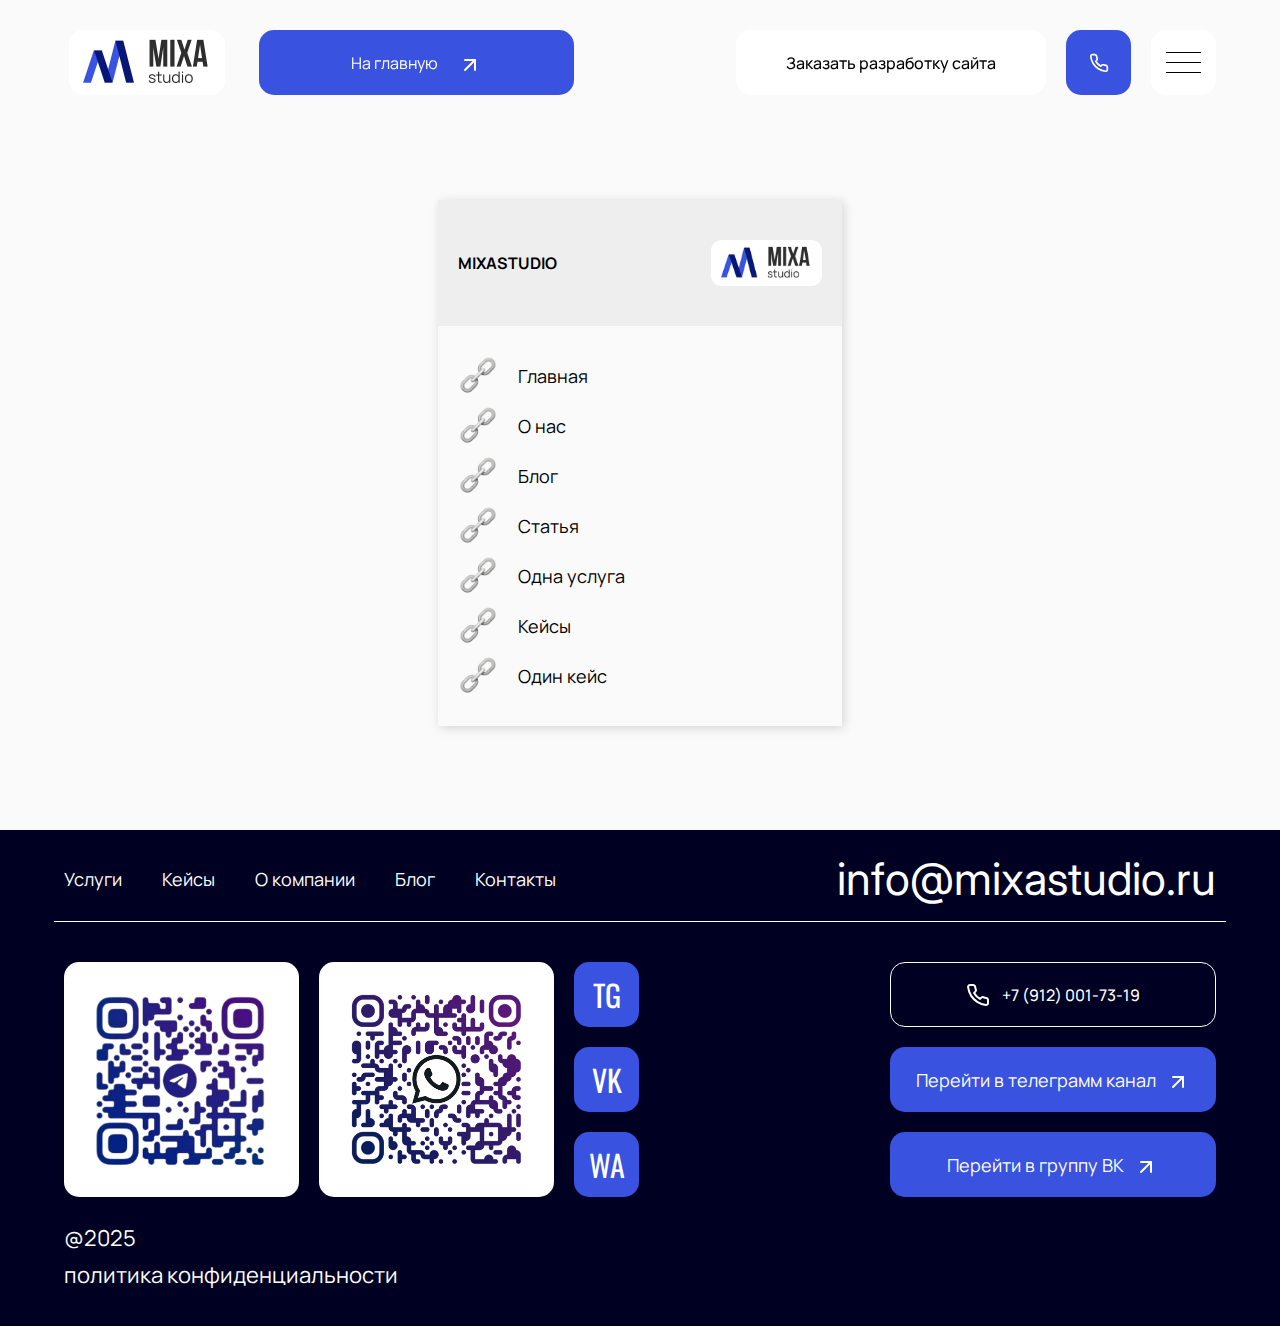
<file: site-nav-page.html>
<!--header.html-->
  <!doctype html>
<html lang="en">
<head>
  <meta charset="UTF-8">
  <meta name="viewport"
        content="width=device-width, user-scalable=no, initial-scale=1.0, maximum-scale=1.0, minimum-scale=1.0">
  <meta http-equiv="X-UA-Compatible" content="ie=edge">
  <link rel="preconnect" href="https://fonts.googleapis.com">
  <link rel="preconnect" href="https://fonts.gstatic.com" crossorigin>
  <link href="https://fonts.googleapis.com/css2?family=Bebas+Neue&family=Inter:ital,opsz,wght@0,14..32,100..900;1,14..32,100..900&family=Manrope:wght@200..800&display=swap" rel="stylesheet">
  <link href="./fonts/fonts.css">
  <link href="https://fonts.googleapis.com/css2?family=Oswald:wght@200..700&display=swap" rel="stylesheet">
  <link
          rel="stylesheet"
          href="https://cdn.jsdelivr.net/npm/swiper@11/swiper-bundle.min.css"
  />
  <title></title>
<script defer src="js/bundle.js"></script><script defer src="js/style.js"></script><link href="css/style.min.css" rel="stylesheet"></head>
<body>

<div class="fixed-widgets">

  <div class="widgets-list">
    <a href="#" class="widget-link widget-link-mail">
      <img src="./img/icons/widget-mail-ico.svg" alt="">
    </a>
    <a href="#" class="widget-link">WA</a>
    <a href="#" class="widget-link">VK</a>
    <a href="#" class="widget-link">TG</a>
    <a href="#" class="widget-link widget-link-phone">
      <img src="./img/icons/widget-phone-ico.svg" alt="">
    </a>
  </div>

  <button type="button" class="button-widgets"></button>

</div>

<header class="header">
  <div class="header-popup">
    <div class="container-fluid">
      <div class="row align-center">
        <div class="col-lg-6 col-md-6 col-m-6">
          <a href="#" class="logo">
            <img src="./img/logo.webp" alt="">
          </a>
        </div>
        <div class="col-lg-6 col-md-6 col-m-6 d-flex justify-end">
          <button class="popup-button button-popup-close">
            <span class="line"></span>
            <span class="line"></span>
          </button>
        </div>
      </div>
      <nav class="header-nav">
        <div class="menu-wrapper">
          <div class="menu-title">МЕНЮ</div>
          <ul class="main-menu">
            <li>
              <a href="cases-page.html">Кейсы</a>
            </li>
            <li>
              <a href="about.html">О компании</a>
            </li>
            <li>
              <a href="blog.html">Блог</a>
            </li>
            <li>
              <a href="#">Контакты</a>
            </li>
          </ul>
        </div>
        <div class="menu-wrapper">
          <div class="menu-title">УСЛУГИ</div>
          <ul class="main-menu">
            <li>
              <a href="single-service.html">Разработка сайтов под ключ</a>
            </li>
            <li>
              <a href="single-service.html">SEO и реклама</a>
            </li>
            <li>
              <a href="single-service.html">Интеграция и поддержка</a>
            </li>
            <li>
              <a href="single-service.html">Контент и наполнение</a>
            </li>
          </ul>
        </div>
        <div class="menu-wrapper">
          <div class="menu-title">Дополнительно</div>
          <ul class="addition-menu">
            <li>
              <a href="#">Бриф</a>
            </li>
            <li>
              <a href="#">Стать партнером</a>
            </li>
          </ul>
        </div>
      </nav>
      <div class="header-mail">
        <div class="header-contact-title">Электронная почта</div>
        <a href="mailto:info@mixastudio.ru">info@mixastudio.ru</a>
      </div>
      <div class="header-contacts">
        <div class="header-contact-item">
          <div class="header-contact-title">Номер телефона</div>
          <a href="tel:+79120017319" class="btn btn-blue btn-phone">+7 (912) 001-73-19</a>
        </div>
        <div class="header-contact-item">
          <div class="header-contact-title">Социальные сети</div>
          <div class="header-socials">
            <a href="#" class="social-link">TG</a>
            <a href="#" class="social-link">VK</a>
            <a href="#" class="social-link">WA</a>
          </div>
        </div>
        <div class="header-contact-item header-contact-item-copy">
          <p>@2025</p>
          <p><a href="#">политика конфиденциальности</a></p>
        </div>
      </div>
    </div>
  </div>
  <div class="container">
    <div class="row align-center">
      <div class="col-lg-6 col-md-8 col-m-6 col-left">
        <a href="#" class="logo">
          <img src="./img/logo.webp" alt="">
        </a>
        <a href="#" class="btn btn-blue btn-w-arrow btn-header-nav">На главную</a>
      </div>
      <div class="col-lg-6 col-md-4 col-m-6 d-flex justify-end">
        <a href="#" class="btn btn-white">Заказать разработку сайта</a>
        <a href="#" class="header-phone"></a>
        <button class="popup-button button-popup-menu">
          <span class="line"></span>
          <span class="line"></span>
          <span class="line"></span>
        </button>
      </div>
    </div>
  </div>
</header>

<a href="#" class="btn btn-blue btn-w-arrow nav-button-header">На главную</a>

<main>







<section class="site-nav-section">
  <div class="container">
    <div class="site-nav-block">
      <div class="site-nav-header">
        <p class="site-name">mixastudio</p>
        <div class="site-logo">
          <img src="./img/logo.webp" alt="">
        </div>
      </div>
      <nav class="site-nav">
        <ul>
          <li>
            <a href="https://mixastudio-dev.github.io/mixastudio/index.html">Главная</a>
          </li>
          <li>
            <a href="https://mixastudio-dev.github.io/mixastudio/about.html">О нас</a>
          </li>
          <li>
            <a href="https://mixastudio-dev.github.io/mixastudio/blog.html">Блог</a>
          </li>
          <li>
            <a href="https://mixastudio-dev.github.io/mixastudio/single-blog.html">Статья</a>
          </li>
          <li>
            <a href="https://mixastudio-dev.github.io/mixastudio/single-service.html">Одна услуга</a>
          </li>
          <li>
            <a href="https://mixastudio-dev.github.io/mixastudio/cases-page.html">Кейсы</a>
          </li>
          <li>
            <a href="https://mixastudio-dev.github.io/mixastudio/single-case.html">Один кейс</a>
          </li>
        </ul>
      </nav>
    </div>
  </div>
</section>




<!--footer.html-->
</main>

<footer class="footer animate-section">
    <div class="container">
      <div class="row row-top">
        <div class="col-lg-7 col-md-12 col-m-12">
          <nav class="footer-nav">
            <ul class="footer-menu">
              <li>
                <a href="services.html">Услуги</a>
              </li>
              <li>
                <a href="cases-page.html">Кейсы</a>
              </li>
              <li>
                <a href="about.html">О компании</a>
              </li>
              <li>
                <a href="blog.html">Блог</a>
              </li>
              <li>
                <a href="#">Контакты</a>
              </li>
            </ul>
          </nav>
        </div>
        <div class="col-lg-5 col-md-12 col-m-12">
          <a href="#" class="footer-mail">info@mixastudio.ru</a>
        </div>
      </div>
      <div class="row row-bottom">
        <div class="col-lg-7 col-md-12 col-m-12">
          <div class="footer-left">
            <div class="footer-qr footer-qr-telegram">
              <img src="./img/footer-qr.webp" alt="footer-qr-image">
            </div>
            <div class="footer-qr footer-qr-whatsapp">
              <img src="./img/footer-qr-whatsapp.webp" alt="footer-qr-image">
            </div>
            <a href="#" class="btn btn-phone btn-mobile">+7 (912) 001-73-19</a>
            <div class="footer-socials">
              <a href="#" class="social-link">TG</a>
              <a href="#" class="social-link">VK</a>
              <a href="#" class="social-link">WA</a>
            </div>
          </div>
        </div>
        <div class="col-lg-5 col-md-12 col-m-12">
          <div class="footer-right">
            <div class="footer-buttons">
              <a href="#" class="btn btn-phone btn-pc">+7 (912) 001-73-19</a>
              <a href="#" class="btn btn-blue btn-w-arrow btn-mobile">Перейти в WhatsApp</a>
              <a href="#" class="btn btn-blue btn-w-arrow">Перейти в телеграмм канал</a>
              <a href="#" class="btn btn-blue btn-w-arrow">Перейти в группу ВК</a>
            </div>
          </div>
        </div>
        <div class="col-lg-12 col-md-12 col-m-12">
          <div class="footer-copy">
            <p>@2025</p>
            <p>
              <a href="#">политика конфиденциальности</a>
            </p>
          </div>
        </div>
      </div>
    </div>
</footer>


<script src="https://cdn.jsdelivr.net/npm/swiper@11/swiper-bundle.min.js"></script>
</body>
</html>
</file>
<file: fonts/fonts.css>
/* Bebas Neue Cyrillic */
@font-face {
  font-family: 'Bebas Neue';
  src: url('BebasNeue-Regular.otf') format('truetype');
  font-display: swap;
}

/* Vela Sans ExtraLight */
@font-face {
  font-family: 'Vela Sans';
  src: url('VelaSans-ExtraLight.ttf') format('truetype');
  font-weight: 200;
  font-style: normal;
  font-display: swap;
}

/* Vela Sans Light */
@font-face {
  font-family: 'Vela Sans';
  src: url('VelaSans-Light.ttf') format('truetype');
  font-weight: 300;
  font-style: normal;
  font-display: swap;
}

/* Vela Sans Regular */
@font-face {
  font-family: 'Vela Sans';
  src: url('VelaSans-Regular.ttf') format('truetype');
  font-weight: 400;
  font-style: normal;
  font-display: swap;
}

/* Vela Sans Medium */
@font-face {
  font-family: 'Vela Sans';
  src: url('VelaSans-Medium.ttf') format('truetype');
  font-weight: 500;
  font-style: normal;
  font-display: swap;
}

/* Vela Sans SemiBold */
@font-face {
  font-family: 'Vela Sans';
  src: url('VelaSans-SemiBold.ttf') format('truetype');
  font-weight: 600;
  font-style: normal;
  font-display: swap;
}

/* Vela Sans Bold */
@font-face {
  font-family: 'Vela Sans';
  src: url('VelaSans-Bold.ttf') format('truetype');
  font-weight: 700;
  font-style: normal;
  font-display: swap;
}

/* Vela Sans ExtraBold */
@font-face {
  font-family: 'Vela Sans';
  src: url('VelaSans-ExtraBold.ttf') format('truetype');
  font-weight: 800;
  font-style: normal;
  font-display: swap;
}

/* Vela Sans GX - вариативный шрифт */
@font-face {
  font-family: 'Vela Sans GX';
  src: url('VelaSans-GX.ttf') format('truetype');
  font-weight: 200 800;
  font-style: normal;
  font-display: swap;
}
</file>
<file: css/style.min.css>
*{box-sizing:border-box}body,h1,h2,h3,h4,p,figure,blockquote,dl,dd{margin:0}ul[role=list],ol[role=list]{list-style:none}html:focus-within{scroll-behavior:smooth}body{min-height:100vh;text-rendering:optimizeSpeed;line-height:1.5}a:not([class]){-webkit-text-decoration-skip:ink;text-decoration-skip-ink:auto}img,picture{max-width:100%;display:block}input,button,textarea,select{font:inherit;box-shadow:none;outline:none}@media(prefers-reduced-motion: reduce){html:focus-within{scroll-behavior:auto}*,*::before,*::after{animation-duration:.01ms !important;animation-iteration-count:1 !important;transition-duration:.01ms !important;scroll-behavior:auto !important}}*{font-family:"Manrope";color:#000}a{transition:.3s;text-decoration:none}p{font-weight:400;font-size:22px;line-height:140%;letter-spacing:0;width:100%}.description{width:100%;margin-bottom:40px}.description p{font-size:18px}.description:last-child{margin-bottom:0}h1,.h1{font-family:"Oswald",sans-serif;font-weight:500;font-size:44px;line-height:120%;letter-spacing:0;margin-bottom:20px;width:100%;text-transform:uppercase}h1 strong,.h1 strong{font-family:inherit;font-size:inherit;line-height:inherit;letter-spacing:inherit;font-weight:inherit;color:#3952e0}h2,.h2{font-family:"Oswald",sans-serif;font-weight:500;font-size:34px;line-height:120%;letter-spacing:0;margin-bottom:20px;width:100%;text-transform:uppercase}h2 strong,.h2 strong{font-family:inherit;font-size:inherit;line-height:inherit;letter-spacing:inherit;font-weight:inherit;color:#3952e0}h3,.h3{font-family:"Oswald",sans-serif;font-weight:500;font-size:50px;line-height:120%;letter-spacing:0;margin-bottom:20px;width:100%;text-transform:uppercase}h4,.h4{font-family:"Oswald",sans-serif;font-weight:500;font-size:42px;line-height:120%;letter-spacing:0;margin-bottom:20px;width:100%;text-transform:uppercase}h5,.h5{font-family:"Oswald",sans-serif;font-weight:500;font-size:34px;line-height:120%;letter-spacing:0;margin-bottom:20px;width:100%;text-transform:uppercase}h6,.h6{font-family:"Oswald",sans-serif;font-weight:500;font-size:26px;line-height:120%;letter-spacing:0;margin-bottom:20px;width:100%;text-transform:uppercase}@media(max-width: 1440px){h1,.h1{font-size:42px}h2,.h2{font-size:32px}}@media(min-width: 1025px)and (max-width: 1350px){h1,.h1{font-size:34px}h2,.h2{font-size:24px}p{font-size:16px}.description p{font-size:16px}}@media(max-width: 1200px){h1,.h1{font-size:30px}}@media(max-width: 900px){h1,.h1{font-size:24px}h2,.h2{font-size:20px}}@media(min-width: 2500px){h1,.h1{font-size:80px;margin-bottom:30px}h2,.h2{font-size:80px;margin-bottom:30px}p{font-size:26px}.description p{font-size:26px}}@media(max-width: 1024px){p{font-size:18px}}@media(max-width: 600px){h1,.h1{font-size:32px}h2,.h2{font-size:32px}p{font-size:12px}.description{margin-bottom:30px}.description p{font-size:12px}}.sr-only{position:absolute;width:1px;height:1px;padding:0;margin:-1px;overflow:hidden;clip:rect(0, 0, 0, 0);white-space:nowrap;border:0}body{background-color:#fafafa;position:relative}body.admin-bar header{top:20px}@keyframes slideLeft{0%,100%{transform:translateX(0)}50%{transform:translateX(-30px)}}.animate-section{opacity:0;transform:translateY(-50px);transition:opacity .6s ease,transform .6s ease}.animate-section.animated{opacity:1;transform:translateY(0)}main{min-height:70vh}.card-wrapper{border-radius:15px;background-color:#fff;border:1px solid #e1e1e1}.card-wrapper .card-title{margin-bottom:35px;font-family:"Oswald",sans-serif;font-weight:500;font-size:40px;line-height:100%;letter-spacing:0;width:100%;text-transform:uppercase}.text-with-checkmark{display:flex;align-items:center}.text-with-checkmark:before{content:"";width:35px;min-width:35px;height:35px;border-radius:5px;background-color:#3952e0;display:flex;align-items:center;justify-content:center;background-repeat:no-repeat;background-position:center;background-size:24px;background-image:url(../img/icons/checkmark-ico.svg);margin-right:10px}@media(min-width: 2500px){.card-wrapper{padding:40px 50px}.card-wrapper .card-title{font-size:80px}}@media(min-width: 1025px)and (max-width: 1350px){.card-wrapper .card-title{font-size:30px}}@media(max-width: 600px){.card-wrapper .card-title{font-size:32px;margin-bottom:15px}.text-with-checkmark:before{width:30px;height:30px;min-width:30px;background-size:20px}}.container{margin:0 auto;display:flex;flex-wrap:wrap;max-width:1448px;width:100%;padding:0 64px}.container-fluid{max-width:100%;width:100%;padding:0 24px;margin:0 auto}.container-fluid .container{padding:0;max-width:1320px}.d-flex{display:flex;flex-wrap:wrap}.justify-between{justify-content:space-between}.justify-end{justify-content:flex-end}.flex-column{flex-direction:column}.row{display:flex;margin:0 -10px;width:calc(100% + 20px);flex-wrap:wrap}[class*=col-]{padding:0 10px}.col-lg-1{width:8.33333333%}.col-lg-2{width:16.66666667%}.col-lg-3{width:25%}.col-lg-4{width:33.33333333%}.col-lg-5{width:41.66666667%}.col-lg-6{width:50%}.col-lg-7{width:58.33333333%}.col-lg-8{width:66.66666667%}.col-lg-9{width:75%}.col-lg-10{width:83.33333333%}.col-lg-11{width:91.66666667%}.col-lg-12{width:100%}.offset-lg-6{margin-left:50%}.inset-lg-6{margin-right:50%}@media(min-width: 2500px){.row{margin:0 -20px;width:calc(100% + 40px)}[class*=col-]{padding:0 20px}.container{max-width:2560px;padding:0 80px}.container-fluid{padding:0 40px}.container-fluid .container{padding:0;max-width:2440px}}@media(max-width: 1024px){.row{margin:0 -10px;width:calc(100% + 20px)}[class*=col-]{padding:0 10px}.col-md-1{width:8.33333333%}.col-md-2{width:16.66666667%}.col-md-3{width:25%}.col-md-4{width:33.33333333%}.col-md-5{width:41.66666667%}.col-md-6{width:50%}.col-md-7{width:58.33333333%}.col-md-8{width:66.66666667%}.col-md-9{width:75%}.col-md-10{width:83.33333333%}.col-md-11{width:91.66666667%}.col-md-12{width:100%}.container{padding:0 15px}.container-fluid{padding:0 15px}.offset-lg-6{margin-left:0}.inset-lg-6{margin-right:0}}@media(max-width: 600px){.row{margin:0 -5px;width:calc(100% + 10px)}.row [class*=col-]{padding:0 5px}.col-m-1{width:8.33333333%}.col-m-2{width:16.66666667%}.col-m-3{width:25%}.col-m-4{width:33.33333333%}.col-m-5{width:41.66666667%}.col-m-6{width:50%}.col-m-7{width:58.33333333%}.col-m-8{width:66.66666667%}.col-m-9{width:75%}.col-m-10{width:83.33333333%}.col-m-11{width:91.66666667%}.col-m-12{width:100%}}.btn{display:flex;justify-content:center;align-items:center;line-height:100%;letter-spacing:0;padding:0 32px;height:65px;width:-moz-fit-content;width:fit-content;transition:.3s;cursor:pointer;border-radius:15px;font-size:20px}.btn-blue{background-color:#3952e0;color:#fff}.btn-blue:hover{background-color:#002}.btn-blue-dark{background-color:#010044;color:#fff}.btn-blue-dark:hover{background-color:#3952e0}.btn-white{background-color:#fff;color:#000;font-weight:400;font-size:18px}.btn-white:hover{background-color:#3952e0;color:#fff}.btn-bordered{background-color:#fff;color:#000;font-weight:400;font-size:18px;border:1px solid #e1e1e1}.btn-bordered:hover{background-color:#3952e0;border-color:#3952e0;color:#fff}.btn-w-arrow{padding:0 54px;font-size:20px}.btn-w-arrow:after{content:"";display:block;width:24px;height:24px;background-repeat:no-repeat;background-position:center;background-size:contain;background-image:url(../img/icons/arrow-up-ico.svg);margin-left:20px;transition:.3s;transform:translateY(2px)}.btn-w-arrow:hover:after{transform:rotate(90deg)}.btn-phone{padding:0 64px;font-size:18px}.btn-phone:before{content:"";display:block;width:24px;height:24px;background-repeat:no-repeat;background-position:center;background-size:contain;background-image:url(../img/icons/header-phone.svg);margin-right:12px;transition:.3s}.nav-button-header{display:none}@media(min-width: 2500px){.btn{height:95px;padding:0 100px;font-size:22px}.btn-w-arrow:after{width:35px;height:35px}.btn-phone:before{width:35px;height:35px}}@media(max-width: 1200px){.btn{padding:0 20px}.btn-w-arrow{padding:0 20px}}@media(min-width: 1025px)and (max-width: 1350px){.btn{font-size:16px}}@media(max-width: 756px){.nav-button-header{display:flex;position:absolute;top:125px;left:15px;z-index:1;max-width:246px;width:100%}}@media(max-width: 600px){.btn{font-size:12px;padding:0 12px;height:35px;border-radius:8px}.btn-phone:before{width:13px;height:13px;margin-right:10px}.btn-w-arrow:after{width:16px;height:16px;margin-left:10px}.nav-button-header{top:55px;max-width:183px}}input[type=text],input[type=email],input[type=tel],input[type=number]{max-width:100%;width:100%;border:1px solid #e1e1e1;background-color:#fafafa;border-radius:15px;font-weight:400;font-size:16px;line-height:100%;letter-spacing:0;height:74px;padding:0 20px;transition:.3s}input[type=text]::-moz-placeholder, input[type=email]::-moz-placeholder, input[type=tel]::-moz-placeholder, input[type=number]::-moz-placeholder{color:inherit;font-size:inherit;line-height:inherit;letter-spacing:inherit;font-weight:inherit}input[type=text]::placeholder,input[type=email]::placeholder,input[type=tel]::placeholder,input[type=number]::placeholder{color:inherit;font-size:inherit;line-height:inherit;letter-spacing:inherit;font-weight:inherit}input[type=text]:focus,input[type=email]:focus,input[type=tel]:focus,input[type=number]:focus{border-color:#3952e0}input[type=submit]{max-width:100%;width:100%;transition:.3s}textarea{max-width:100%;width:100%;border:1px solid #e1e1e1;background-color:#fafafa;border-radius:15px;font-weight:400;font-size:16px;line-height:100%;letter-spacing:0;height:112px;padding:26px 20px;resize:none;transition:.3s}textarea::-moz-placeholder{color:inherit;font-size:inherit;line-height:inherit;letter-spacing:inherit;font-weight:inherit}textarea::placeholder{color:inherit;font-size:inherit;line-height:inherit;letter-spacing:inherit;font-weight:inherit}textarea:focus{border-color:#3952e0}@media(min-width: 2500px){input[type=text],input[type=email],input[type=tel],input[type=number]{height:95px;font-size:22px}textarea{font-size:22px;height:175px}}@media(max-width: 600px){input[type=text],input[type=email],input[type=tel],input[type=number]{height:56px;font-size:12px}textarea{font-size:12px;height:56px;overflow:hidden;padding:20px}}.footer-menu{display:flex;list-style:none;padding:0;margin:0;width:100%}.footer-menu li{display:flex;width:-moz-fit-content;width:fit-content}.footer-menu li a{font-weight:400;font-size:18px;line-height:100%;letter-spacing:0;display:flex;width:-moz-fit-content;width:fit-content;color:#fff}.footer-menu li a:hover{color:#3952e0}.footer-menu li+li{margin-left:40px}@media(min-width: 2500px){.footer-menu li a{font-size:26px}.footer-menu li+li{margin-left:60px}}@media(max-width: 1024px){.footer-menu{padding-bottom:20px;margin-bottom:20px;border-bottom:1px solid #fff;width:100%}}@media(max-width: 600px){.footer-menu{padding-bottom:15px;margin-bottom:15px}.footer-menu li a{font-size:14px}.footer-menu li+li{margin-left:20px}}@media(max-width: 370px){.footer-menu li+li{margin-left:10px}}.main-menu{list-style:none;display:flex;margin:0;padding:0;width:-moz-fit-content;width:fit-content;flex-direction:column}.main-menu:first-of-type{padding-left:0}.main-menu li{display:flex;margin-bottom:20px}.main-menu li:last-of-type{margin-bottom:0}.main-menu li a{font-weight:400;font-size:18px;line-height:100%;letter-spacing:0}.main-menu li a:hover{color:#3952e0}.addition-menu{width:-moz-fit-content;width:fit-content;display:flex;flex-direction:column;list-style:none;padding:0;margin:0}.addition-menu li{display:flex;margin-bottom:20px}.addition-menu li:last-of-type{margin-bottom:0}.addition-menu li a{font-weight:600;font-size:18px;line-height:100%;letter-spacing:0;color:#3952e0}.addition-menu li a:hover{color:#010044}@media(min-width: 2500px){.main-menu li a{font-size:26px}.addition-menu li a{font-size:26px}}@media(max-width: 1024px){.main-menu li a{font-size:16px}}@media(max-width: 600px){.main-menu li{margin-bottom:15px}.main-menu li a{font-size:12px}.addition-menu li{margin-bottom:15px}.addition-menu li a{font-size:12px}}.slider-section{max-width:100%;position:relative;overflow:hidden}.slider-wrapper{max-width:100%;position:relative;width:100%}.swiper-slide{transition:.3s}.swiper-button-next,.swiper-button-prev{right:0;width:40px;height:40px;background-repeat:no-repeat;background-position:center;background-size:12px;background-image:url(../img/icons/slider-arrow.svg);transition:.3s;border-radius:12px}.modal-dialog{position:fixed;right:0;top:0;z-index:99999;opacity:0;width:100%;min-height:100%;justify-content:center;align-items:center;visibility:hidden;transition:opacity .5s ease-in-out;display:flex}.modal-dialog .modal-body{width:100%;max-width:375px;margin-left:auto;padding:24px 20px 55px;height:100%}.modal-dialog.modal-closing{opacity:0;transition:.5s}.modal-dialog.modal-opening{opacity:1;display:block;animation:fadeIn .5s ease;visibility:visible;pointer-events:initial}.modal-dialog .modal-content{max-width:375px;width:100%;height:100%;position:absolute;overflow:hidden;margin-left:auto;right:0;top:0}.modal-dialog .modal-open{overflow:hidden;pointer-events:none}.modal-dialog .modal-close{position:absolute;right:8px;top:8px;border:none;cursor:pointer;background-image:url(../img/icons/catalog-close-ico.svg);background-repeat:no-repeat;background-position:center;background-size:contain;background-color:rgba(0,0,0,0);width:24px;height:24px;padding:0}.modal-dialog .modal-close span{display:none}@keyframes fadeIn{0%{opacity:0}0.1%{opacity:0}100%{opacity:1}}.tab-panels{position:relative}.tab-panels .tab-panel{position:absolute;top:0;left:0;width:100%;opacity:0;visibility:hidden;transition:all .4s ease}.tab-panels .tab-panel.active{opacity:1;visibility:visible}.wpcf7 .hidden-fields-container{display:none}.wpcf7 .screen-reader-response{display:none}.wpcf7 form .wpcf7-response-output{display:none}.wpcf7 form .wpcf7-not-valid-tip{display:none}.wpcf7 form .wpcf7-spinner{display:none}.wpcf7 form>p{display:flex;flex-wrap:wrap;width:100%;margin-bottom:0}.wpcf7 form>p .wpcf7-form-control-wrap{display:block;width:100%;margin-bottom:20px}.wpcf7 form>p input[type=submit]{margin-top:10px;height:65px;background-color:#3952e0;color:#fff;font-weight:500;font-size:16px;line-height:100%;letter-spacing:0;border:none;border-radius:15px;cursor:pointer}.wpcf7 form>p input[type=submit]:hover{background-color:#010044}.wpcf7 form br{display:none}@media(min-width: 2500px){.wpcf7 form>p input[type=submit]{height:95px;font-size:22px}}@media(max-width: 600px){.wpcf7 form>p .wpcf7-form-control-wrap{margin-bottom:15px}.wpcf7 form>p input[type=submit]{height:35px;font-size:12px;border-radius:8px;margin-top:10px}}.accordion-block{width:100%}.accordion-block .accordion-item{transition:all .3s;overflow:hidden;border-bottom:1px solid #000;margin-bottom:60px}.accordion-block .accordion-item:last-of-type{margin-bottom:0}.accordion-block .accordion-item .accordion-item-header{width:100%;cursor:pointer;display:flex;align-items:flex-end;justify-content:space-between;margin-bottom:0;transition:all ease .3s;position:relative;font-weight:400;font-size:22px;line-height:100%;letter-spacing:0;padding:0 0 27px}.accordion-block .accordion-item .accordion-item-header .accordion-ico{display:flex;align-items:center;justify-content:center;width:35px;min-width:35px;height:35px;border-radius:5px;background-color:#010124;position:relative;margin-left:20px;transition:.3s}.accordion-block .accordion-item .accordion-item-header .accordion-ico:after{content:"";background-repeat:no-repeat;background-position:center;background-size:contain;width:13px;height:13px;background-image:url(../img/icons/arrow-white.svg);transition:.3s;position:absolute}.accordion-block .accordion-item .accordion-item-content{overflow:hidden;width:100%;transition:height .3s ease-in-out;height:0}.accordion-block .accordion-item .accordion-item-content .accordion-content-wrapper{padding:0 0 24px}.accordion-block .accordion-item .accordion-item-content .accordion-content-wrapper p{font-size:18px}.accordion-block .accordion-item:hover .accordion-item-header{color:#3952e0}.accordion-block .accordion-item:hover .accordion-item-header .accordion-ico{background-color:#3952e0}.accordion-block .accordion-item.active .accordion-item-header{color:#3952e0}.accordion-block .accordion-item.active .accordion-item-header .accordion-ico{background-color:#3952e0}.accordion-block .accordion-item.active .accordion-item-header .accordion-ico:after{transform:rotate(90deg)}.accordion-block .accordion-item.active .accordion-item-content{transition:height .3s ease-in-out}@media(min-width: 2500px){.accordion-block .accordion-item .accordion-item-header{font-size:26px}.accordion-block .accordion-item .accordion-item-header .accordion-ico{width:60px;height:60px;min-width:60px}.accordion-block .accordion-item .accordion-item-header .accordion-ico:after{width:20px;height:20px}.accordion-block .accordion-item .accordion-item-content .accordion-content-wrapper p{font-size:22px}}@media(max-width: 1024px){.accordion-block .accordion-item{margin-bottom:20px}.accordion-block .accordion-item:last-of-type{margin-bottom:20px}}@media(max-width: 600px){.accordion-block .accordion-item .accordion-item-header{font-size:14px;padding-bottom:7px;height:45px;align-items:center}.accordion-block .accordion-item .accordion-item-content .accordion-content-wrapper{padding:0 0 15px}.accordion-block .accordion-item .accordion-item-content .accordion-content-wrapper p{font-size:12px}}.default-banner{height:100vh;background-repeat:no-repeat;background-position:center;background-size:cover}.default-banner .btn-mobile{display:none}.default-banner .container{height:inherit}.default-banner .banner-content{height:inherit;padding:70px 0;display:flex;flex-direction:column;justify-content:flex-end}.default-banner .banner-content h1{color:#fff}.default-banner .banner-content .description p{color:#fff;max-width:764px;margin-bottom:20px}.default-banner .banner-content .description p:last-of-type{margin-bottom:0}@media(min-width: 2500px){.default-banner .banner-content{padding:170px 0}.default-banner .banner-content .description p{max-width:924px}}@media(max-width: 1024px){.default-banner .btn-mobile{display:flex}}@media(max-width: 600px){.default-banner .banner-content{padding:50px 0 150px}}.quiz-section{margin:130px 0}.quiz-section .form-wrapper{display:flex;flex-direction:column;width:100%;justify-content:space-between;height:100%}.quiz-section .form-wrapper .description{margin-bottom:30px}.quiz-section .quiz-wrapper{width:100%;padding:50px 40px;border-radius:15px;border:1px solid #e1e1e1;background-color:#fff}.quiz-section .quiz-wrapper .quiz-step{display:none}.quiz-section .quiz-wrapper .quiz-step.active{display:block}.quiz-section .quiz-wrapper .quiz-title{font-family:"Oswald",sans-serif;font-weight:400;font-size:46px;line-height:100%;letter-spacing:0;margin-bottom:20px;text-transform:uppercase}.quiz-section .quiz-wrapper .quiz-title strong{font-size:inherit;line-height:inherit;letter-spacing:inherit;font-weight:inherit;font-family:inherit;color:#3952e0}.quiz-section .quiz-wrapper .quiz-answers{display:flex;flex-wrap:wrap;padding:30px 30px 10px;border-radius:15px;background-color:#fafafa;border:1px solid #e1e1e1;justify-content:space-between}.quiz-section .quiz-wrapper .quiz-answers .quiz-answer{position:relative;display:flex;align-items:center;margin-bottom:20px;width:calc(50% - 10px);height:30px}.quiz-section .quiz-wrapper .quiz-answers .quiz-answer input[type=radio]{position:absolute;opacity:0;width:0;height:0}.quiz-section .quiz-wrapper .quiz-answers .quiz-answer input[type=radio]+label{position:relative;padding-left:40px;cursor:pointer;font-size:16px;line-height:1.4}.quiz-section .quiz-wrapper .quiz-answers .quiz-answer input[type=radio]+label::before{content:"";position:absolute;left:0;top:50%;transform:translateY(-50%);width:30px;height:30px;border:1px solid #000;border-radius:50%;background:#fff}.quiz-section .quiz-wrapper .quiz-answers .quiz-answer input[type=radio]+label::after{content:"";position:absolute;width:20px;height:20px;top:calc(50% - 10px);left:6px;border-radius:50%;background:#3952e0;opacity:0;transition:.3s}.quiz-section .quiz-wrapper .quiz-answers .quiz-answer input[type=radio]:checked+label::before{border-color:#3952e0}.quiz-section .quiz-wrapper .quiz-answers .quiz-answer input[type=radio]:checked+label::after{opacity:1}.quiz-section .quiz-wrapper .quiz-answers .quiz-answer:has(input[type=text]){height:initial}.quiz-section .quiz-wrapper .input-wrapper{display:flex;align-items:flex-start;margin-bottom:15px;width:calc(50% - 10px)}.quiz-section .quiz-wrapper .input-wrapper:has(input[type=checkbox]){align-items:center}.quiz-section .quiz-wrapper .input-wrapper.invalid input[type=checkbox]+label:before{border-color:red}.quiz-section .quiz-wrapper .input-wrapper:has(input[type=submit]){position:relative}.quiz-section .quiz-wrapper .input-wrapper:has(input[type=submit]):after{content:"";display:block;width:24px;height:24px;background-repeat:no-repeat;background-position:center;background-size:contain;background-image:url(../img/icons/arrow-up-ico.svg);position:absolute;right:20px;top:calc(50% - 12px);transition:.3s}.quiz-section .quiz-wrapper .input-wrapper:has(input[type=submit]):hover:after{transform:rotate(90deg)}.quiz-section .quiz-wrapper input[type=text],.quiz-section .quiz-wrapper input[type=email],.quiz-section .quiz-wrapper input[type=tel],.quiz-section .quiz-wrapper input[type=email]{height:90px;padding:0 30px;color:#000;font-weight:400;font-size:18px;line-height:100%;letter-spacing:0;border-radius:15px;border:1px solid #e1e1e1;background-color:#fafafa;max-width:100%;width:100%}.quiz-section .quiz-wrapper input[type=text]::-moz-placeholder, .quiz-section .quiz-wrapper input[type=email]::-moz-placeholder, .quiz-section .quiz-wrapper input[type=tel]::-moz-placeholder, .quiz-section .quiz-wrapper input[type=email]::-moz-placeholder{color:#000;font-weight:400;font-size:18px;line-height:100%;letter-spacing:0}.quiz-section .quiz-wrapper input[type=text]::placeholder,.quiz-section .quiz-wrapper input[type=email]::placeholder,.quiz-section .quiz-wrapper input[type=tel]::placeholder,.quiz-section .quiz-wrapper input[type=email]::placeholder{color:#000;font-weight:400;font-size:18px;line-height:100%;letter-spacing:0}.quiz-section .quiz-wrapper input[type=text].invalid,.quiz-section .quiz-wrapper input[type=email].invalid,.quiz-section .quiz-wrapper input[type=tel].invalid,.quiz-section .quiz-wrapper input[type=email].invalid{border-color:red}.quiz-section .quiz-wrapper input[type=checkbox]{position:absolute;opacity:0;width:0;height:0}.quiz-section .quiz-wrapper input[type=checkbox]+label{position:relative;padding-left:34px;cursor:pointer;font-weight:400;font-size:16px;line-height:100%;letter-spacing:0}.quiz-section .quiz-wrapper input[type=checkbox]+label::before{content:"";position:absolute;left:0;top:calc(50% - 12px);width:24px;height:24px;border:1px solid #d9d9d9;border-radius:8px;background:rgba(0,0,0,0);transition:all .3s ease}.quiz-section .quiz-wrapper input[type=checkbox]+label::after{content:"";position:absolute;left:5px;top:9px;width:16px;height:16px;border-radius:5px;background-color:#3952e0;opacity:0;transition:.3s}.quiz-section .quiz-wrapper input[type=checkbox]:checked+label:after{opacity:1}.quiz-section .quiz-wrapper input[type=checkbox]:checked+label:before{border-color:#3952e0}.quiz-section .quiz-wrapper input[type=submit]{border:none;max-width:100%;width:100%;padding:0 50px 0 30px;text-align:start;transition:.3s}.quiz-section .quiz-wrapper .quiz-step-3 .quiz-answers{margin-bottom:20px}.quiz-section .quiz-wrapper .quiz-step-3 .input-wrapper{margin-bottom:0}.quiz-section .quiz-wrapper .quiz-contacts{display:flex;flex-wrap:wrap;justify-content:space-between}.quiz-section .quiz-wrapper .quiz-contacts .input-wrapper:nth-of-type(5),.quiz-section .quiz-wrapper .quiz-contacts .input-wrapper:nth-of-type(6){margin-bottom:0}.quiz-section .quiz-wrapper .quiz-gits-block{width:100%;padding:40px 46px;border-radius:15px;border:1px solid #3952e0;display:flex;flex-direction:column;justify-content:space-between;height:552px}.quiz-section .quiz-wrapper .quiz-gits-block .h2{margin-bottom:40px}.quiz-section .quiz-wrapper .quiz-gits-block .gift-list{display:flex;width:100%;flex-direction:column}.quiz-section .quiz-wrapper .quiz-gits-block .gift-list .gift-item{background-color:#3952e0;padding:20px;border-radius:15px;margin-bottom:22px}.quiz-section .quiz-wrapper .quiz-gits-block .gift-list .gift-item:last-of-type{margin-bottom:0}.quiz-section .quiz-wrapper .quiz-gits-block .gift-list .gift-item p{font-weight:500;font-size:18px;line-height:100%;letter-spacing:0;color:#fff;max-width:220px}@media(min-width: 1025px)and (max-width: 1350px){.quiz-section .quiz-wrapper .quiz-title{font-size:24px}.quiz-section .quiz-wrapper .quiz-gits-block{height:440px}}@media(min-width: 2500px){.quiz-section .quiz-wrapper{padding:90px 40px}.quiz-section .quiz-wrapper .quiz-title{font-size:80px;margin-bottom:30px}.quiz-section .quiz-wrapper .quiz-answers{padding:40px 40px 10px}.quiz-section .quiz-wrapper .quiz-answers .quiz-answer{margin-bottom:30px}.quiz-section .quiz-wrapper .quiz-answers .quiz-answer input[type=radio]+label{font-size:22px}.quiz-section .quiz-wrapper .quiz-gits-block{justify-content:flex-start;height:720px}.quiz-section .quiz-wrapper .quiz-gits-block .h2{font-size:58px}.quiz-section .quiz-wrapper .quiz-gits-block .gift-list .gift-item{padding:20px 26px}.quiz-section .quiz-wrapper .quiz-gits-block .gift-list .gift-item p{font-size:22px;max-width:280px}.quiz-section .quiz-wrapper input[type=text],.quiz-section .quiz-wrapper input[type=email],.quiz-section .quiz-wrapper input[type=tel],.quiz-section .quiz-wrapper input[type=email]{height:90px;font-size:22px}.quiz-section .quiz-wrapper input[type=text]::-moz-placeholder, .quiz-section .quiz-wrapper input[type=email]::-moz-placeholder, .quiz-section .quiz-wrapper input[type=tel]::-moz-placeholder, .quiz-section .quiz-wrapper input[type=email]::-moz-placeholder{font-size:22px}.quiz-section .quiz-wrapper input[type=text]::placeholder,.quiz-section .quiz-wrapper input[type=email]::placeholder,.quiz-section .quiz-wrapper input[type=tel]::placeholder,.quiz-section .quiz-wrapper input[type=email]::placeholder{font-size:22px}.quiz-section .quiz-wrapper input[type=submit]{padding:0 200px;background-position:75% 50%}.quiz-section .quiz-wrapper input[type=checkbox]+label{font-size:22px;padding-left:54px}.quiz-section .quiz-wrapper input[type=checkbox]+label::before{width:35px;height:35px;top:calc(50% - 18px)}.quiz-section .quiz-wrapper input[type=checkbox]+label::after{top:11px;width:24px;height:24px;left:7px}.quiz-section .quiz-wrapper input[type=submit]:hover{background-position:75% 60%}.quiz-section .quiz-wrapper .input-wrapper:has(input[type=submit]):after{right:20%}.quiz-section .quiz-wrapper input[type=submit]{text-align:center}}@media(max-width: 1024px){.quiz-section .quiz-wrapper .quiz-gits-block{margin-top:40px;height:initial}.quiz-section .quiz-wrapper .quiz-answers .quiz-answer{width:100%}.quiz-section .quiz-wrapper .input-wrapper{width:100%}.quiz-section .quiz-wrapper .quiz-contacts .input-wrapper:nth-of-type(5){margin-bottom:15px}.quiz-section .quiz-wrapper input[type=checkbox]+label:after{top:9px}}@media(max-width: 600px){.quiz-section{margin:80px 0}.quiz-section .quiz-wrapper{padding:20px 10px}.quiz-section .quiz-wrapper .quiz-title{font-size:32px}.quiz-section .quiz-wrapper .quiz-answers{padding:20px 25px}.quiz-section .quiz-wrapper .quiz-answers .quiz-answer input[type=radio]+label{font-size:12px}.quiz-section .quiz-wrapper .quiz-answers .quiz-answer:last-of-type{margin-bottom:0}.quiz-section .quiz-wrapper input[type=text],.quiz-section .quiz-wrapper input[type=email],.quiz-section .quiz-wrapper input[type=tel],.quiz-section .quiz-wrapper input[type=email]{font-size:12px;height:56px}.quiz-section .quiz-wrapper input[type=text]::-moz-placeholder, .quiz-section .quiz-wrapper input[type=email]::-moz-placeholder, .quiz-section .quiz-wrapper input[type=tel]::-moz-placeholder, .quiz-section .quiz-wrapper input[type=email]::-moz-placeholder{font-size:inherit}.quiz-section .quiz-wrapper input[type=text]::placeholder,.quiz-section .quiz-wrapper input[type=email]::placeholder,.quiz-section .quiz-wrapper input[type=tel]::placeholder,.quiz-section .quiz-wrapper input[type=email]::placeholder{font-size:inherit}.quiz-section .quiz-wrapper input[type=checkbox]+label{font-size:12px}.quiz-section .quiz-wrapper .quiz-gits-block{padding:20px 15px}.quiz-section .quiz-wrapper .quiz-gits-block .h2{margin-bottom:30px}.quiz-section .quiz-wrapper .quiz-gits-block .gift-list .gift-item{margin-bottom:10px}.quiz-section .quiz-wrapper .quiz-gits-block .gift-list .gift-item p{font-size:12px}.quiz-section .quiz-wrapper input[type=checkbox]+label:after{top:5px}.quiz-section .quiz-wrapper .input-wrapper:has(input[type=submit]):after{width:16px;height:16px;top:calc(50% - 8px);right:15%}.quiz-section .quiz-wrapper input[type=submit]{text-align:center}}.steps-business-section{margin:130px 0}.steps-business-section .steps-tabs{width:100%;background-color:#002;padding:50px 40px;border-radius:15px;position:relative;background-image:url(../img/bussines-steps-decor.webp);background-repeat:no-repeat;background-position:100% 100%;background-size:60%}.steps-business-section .steps-tabs h2{color:#fff}.steps-business-section .steps-tabs .description{margin-bottom:55px}.steps-business-section .steps-tabs .description p{color:#fff}.steps-business-section .tabs-block{position:relative;width:100%}.steps-business-section .tabs-block .tabs-nav{counter-reset:tab-counter;width:100%;display:flex;align-items:center;justify-content:space-between;margin-bottom:50px}.steps-business-section .tabs-block .tabs-nav .nav-button{font-family:"Oswald",sans-serif;font-weight:400;font-size:26px;line-height:100%;letter-spacing:0;color:#fff;transition:.3s;background-color:rgba(0,0,0,0);border:none;display:flex;flex-direction:column;align-items:center;text-transform:uppercase;width:14.2857%;cursor:pointer;padding:0}.steps-business-section .tabs-block .tabs-nav .nav-button:before{counter-increment:tab-counter;content:counter(tab-counter, decimal-leading-zero);display:flex;align-items:center;justify-content:center;width:65px;height:65px;border-radius:15px;border:1px solid #f4f4f4;transition:.3s;background-color:rgba(0,0,0,0);margin-bottom:20px;font-family:"Oswald",sans-serif;font-weight:400;font-size:45px;line-height:100%;letter-spacing:0}.steps-business-section .tabs-block .tabs-nav .nav-button.active:before{background-color:#3952e0;border-color:#3952e0}.steps-business-section .tabs-block .tab-panels{display:flex;min-height:492px}.steps-business-section .tabs-block .tab-panels .tab-panel{width:55%;height:100%;background-color:#fafafa;border-radius:15px;padding:40px 20px}.steps-business-section .tabs-block .tab-panels .tab-panel-image{width:45%;display:flex;align-items:center;justify-content:center;margin-left:55%}.steps-business-section .tabs-block .tab-panels .tab-panel-image img{max-width:500px;width:100%;-o-object-fit:contain;object-fit:contain;transform:rotate(-14deg);transition:.3s}.steps-business-section .tabs-block .tab-panel-content{display:flex;flex-direction:column;justify-content:space-between;width:100%;height:100%}.steps-business-section .tabs-block .tab-panel-content .tab-content-header{width:100%}.steps-business-section .tabs-block .tab-panel-content .tab-title{font-family:"Oswald",sans-serif;font-weight:500;font-size:46px;line-height:100%;letter-spacing:0;margin-bottom:20px}.steps-business-section .tabs-block .tab-panel-content .tab-description{width:100%;margin-bottom:40px}.steps-business-section .tabs-block .tab-panel-content .tab-description p{font-size:18px}.steps-business-section .tabs-block .tab-panel-content .tab-panel-benefits{width:100%}.steps-business-section .tabs-block .tab-panel-content .tab-panel-benefits .tab-benefit{margin-bottom:20px;font-weight:400;font-size:18px;line-height:100%;letter-spacing:0}.steps-business-section .tabs-block .tab-panel-content .tab-panel-benefits .tab-benefit:last-of-type{margin-bottom:0}@media(min-width: 1025px)and (max-width: 1350px){.steps-business-section .tabs-block .tabs-nav .nav-button{font-size:14px}.steps-business-section .tabs-block .tab-panel-content .tab-title{font-size:24px}.steps-business-section .tabs-block .tab-panel-content .tab-description p{font-size:16px}}@media(min-width: 2500px){.steps-business-section{margin:190px 0}.steps-business-section .steps-tabs{padding:90px 40px}.steps-business-section .steps-tabs .description p{max-width:1200px}.steps-business-section .tabs-block .tabs-nav{margin-bottom:90px;max-width:90%}.steps-business-section .tabs-block .tabs-nav .nav-button{font-size:40px;width:-moz-fit-content;width:fit-content}.steps-business-section .tabs-block .tabs-nav .nav-button:before{width:95px;height:95px}.steps-business-section .tabs-block .tabs-nav .nav-button:nth-of-type(1){align-items:flex-start}.steps-business-section .tabs-block .tabs-nav .nav-button:nth-of-type(1):before{margin-left:33%}.steps-business-section .tabs-block .tab-panels{min-height:550px}.steps-business-section .tabs-block .tab-panels .tab-panel{padding:40px}.steps-business-section .tabs-block .tab-panels .tab-panel-image img{max-width:700px}.steps-business-section .tabs-block .tab-panel-content .tab-title{margin-bottom:30px;font-size:80px}.steps-business-section .tabs-block .tab-panel-content .tab-description{margin-bottom:30px}.steps-business-section .tabs-block .tab-panel-content .tab-description p{font-size:26px;max-width:900px}.steps-business-section .tabs-block .tab-panel-content .tab-panel-benefits .tab-benefit{font-size:22px}}@media(max-width: 1024px){.steps-business-section .steps-header{position:relative}.steps-business-section .steps-header:after{content:"";display:block;width:27px;height:27px;background-repeat:no-repeat;background-position:center;background-size:contain;background-image:url(../img/icons/grab-ico.webp);position:absolute;bottom:-105px;right:40px;animation:slideLeft 2.5s ease-in-out infinite}.steps-business-section h2{padding:0 40px}.steps-business-section .description{padding:0 40px}.steps-business-section .description p{max-width:90%}.steps-business-section .steps-tabs{padding:50px 0}.steps-business-section .tabs-block{padding-bottom:0}.steps-business-section .tabs-block .tabs-nav{overflow:auto;padding:0 40px;min-width:100%;height:120px}.steps-business-section .tabs-block .tabs-nav::-webkit-scrollbar{display:none;width:0}.steps-business-section .tabs-block .tabs-nav .nav-button{width:30%}.steps-business-section .tabs-block .tabs-nav .nav-button+.nav-button{margin-left:50px}.steps-business-section .tabs-block .tab-panels{flex-direction:column;min-height:initial}.steps-business-section .tabs-block .tab-panels .tab-panel{position:static;margin-left:40px;width:calc(100% - 80px);display:none;height:initial}.steps-business-section .tabs-block .tab-panels .tab-panel.active{display:block}.steps-business-section .tabs-block .tab-panels .tab-panel-image{display:none}}@media(max-width: 600px){.steps-business-section{margin:80px 0}.steps-business-section .steps-header:after{right:15px}.steps-business-section h2{padding:0 15px}.steps-business-section .description{padding:0 15px}.steps-business-section .description p{max-width:85%}.steps-business-section .steps-tabs{padding:20px 0;background-image:url(../img/bussines-steps-decor-mobile.webp);background-size:100%}.steps-business-section .steps-tabs .description{margin-bottom:30px}.steps-business-section .tabs-block .tabs-nav{padding:0 15px;height:70px}.steps-business-section .tabs-block .tabs-nav .nav-button{font-size:16px}.steps-business-section .tabs-block .tabs-nav .nav-button:before{width:35px;height:35px;font-size:22px;border-radius:8px;margin-bottom:10px}.steps-business-section .tabs-block .tabs-nav .nav-button+.nav-button{margin-left:40px}.steps-business-section .tabs-block .tab-panels .tab-panel{padding:20px;margin-left:15px;width:calc(100% - 30px)}.steps-business-section .tabs-block .tab-panels .tab-panel-image{margin-top:100px}.steps-business-section .tabs-block .tab-panels .tab-panel-image img{max-width:280px}.steps-business-section .tabs-block .tab-panel-content .tab-title{font-size:32px}.steps-business-section .tabs-block .tab-panel-content .tab-description{margin-bottom:35px}.steps-business-section .tabs-block .tab-panel-content .tab-description p{font-size:12px}.steps-business-section .tabs-block .tab-panel-content .tab-panel-benefits .tab-benefit{font-size:12px;margin-bottom:12px}}.projects-section{margin:130px 0}.projects-section .description{margin-bottom:40px}.projects-section .btn{width:100%}.projects-section .project-card{height:582px;background-repeat:no-repeat;background-position:center;background-size:cover;display:flex;flex-direction:column;justify-content:flex-end;margin-bottom:20px;background-color:#010044;background-blend-mode:multiply;border-radius:15px;position:relative;overflow:hidden}.projects-section .project-card .project-image{position:absolute;bottom:0;left:0;max-width:100%;width:100%;height:100%;-o-object-fit:contain;object-fit:contain;-o-object-position:0 100%;object-position:0 100%}.projects-section .project-card .project-content{padding:30px;background-color:rgba(1,0,68,.6980392157);position:relative;z-index:1}.projects-section .project-card .project-content .project-title{font-family:"Oswald",sans-serif;font-weight:400;font-size:46px;line-height:100%;letter-spacing:0;color:#fff;margin-bottom:20px;text-transform:uppercase;transition:.3s}.projects-section .project-card .project-content .project-type{font-weight:400;font-size:18px;line-height:100%;letter-spacing:0;color:#fff}.projects-section .project-card:hover{background-color:rgba(1,0,68,.3)}@media(min-width: 2500px){.projects-section{margin:190px 0}.projects-section .project-card{height:893px;margin-bottom:40px}.projects-section .project-card .project-content{padding:50px 40px}.projects-section .project-card .project-content .project-title{font-size:80px;margin-bottom:40px}.projects-section .project-card .project-content .project-type{font-size:24px}.projects-section .btn{margin-top:10px}}@media(min-width: 1025px)and (max-width: 1350px){.projects-section .project-card .project-content .project-title{font-size:20px}}@media(max-width: 1024px){.projects-section .project-card{height:380px}.projects-section .project-card .project-content .project-title{font-size:36px}}@media(max-width: 600px){.projects-section{margin:80px 0}.projects-section .description{margin-bottom:30px}.projects-section .project-card{margin-bottom:15px;height:375px}.projects-section .project-card .project-content{padding:20px}.projects-section .project-card .project-content .project-title{font-size:32px}.projects-section .project-card .project-content .project-type{font-size:14px}.projects-section .btn{margin-top:15px}}.blog-section{margin:130px 0}.blog-section h2{color:#fff}.blog-section .description{margin-bottom:40px}.blog-section .description p{color:#fff}.blog-section .btn{width:100%;margin-top:20px}.blog-section .btn:hover{background-color:#fff;color:#3952e0}.blog-section .blog-wrapper{width:100%;background-color:#002;padding:50px 40px;border-radius:15px}@media(min-width: 2500px){.blog-section .blog-wrapper{padding:90px 40px}.blog-section .btn{margin-top:40px}}@media(max-width: 1024px){.blog-section .row .col-md-12:not(:last-of-type){margin-bottom:20px}}@media(max-width: 600px){.blog-section{margin:80px 0}.blog-section .btn{margin-top:30px}.blog-section .description{margin-bottom:30px}.blog-section .blog-wrapper{padding:20px 10px}.blog-section .row .col-m-12:has(.blog-card){margin-bottom:15px}.blog-section .row .col-m-12:has(.blog-card):last-of-type{margin-bottom:0}}.faq{margin:130px 0}.faq h2{margin-bottom:55px}.faq .accordion-block{-moz-column-count:2;column-count:2;gap:0}.faq .accordion-block .accordion-column:nth-of-type(1){padding-right:10px}.faq .accordion-block .accordion-column:nth-of-type(2){padding-left:10px}.faq .accordion-block .accordion-item{display:inline-block}@media(min-width: 2500px){.faq{margin:190px 0}.faq h2{margin-bottom:70px}.faq .accordion-block .accordion-column:nth-of-type(1){padding-right:20px}.faq .accordion-block .accordion-column:nth-of-type(2){padding-left:20px}}@media(max-width: 1024px){.faq .accordion-block{-moz-column-count:1;column-count:1}.faq .accordion-block .accordion-column:nth-of-type(1){padding-right:0}.faq .accordion-block .accordion-column:nth-of-type(2){padding-left:0}.faq .accordion-block .accordion-column:nth-of-type(2) .accordion-item:last-of-type{margin-bottom:0}}@media(max-width: 600px){.faq{margin:80px 0}.faq h2{margin-bottom:20px}}.callback{margin:130px 0}.callback .callback-content{width:100%;background-repeat:no-repeat;background-position:center;background-size:cover;background-image:url(../img/calback-back.webp);padding:60px 40px;border-radius:15px;position:relative;height:100%}.callback .callback-content:after{content:"";display:block;width:216px;height:220px;background-repeat:no-repeat;background-position:100% 100%;background-size:contain;position:absolute;right:0;bottom:0;background-image:url(../img/callback-phone-img.webp)}.callback .callback-content h2{font-weight:400;font-size:45px;line-height:100%;letter-spacing:0;color:#fff}.callback .callback-content .description p{color:#fff;font-size:22px;margin-bottom:20px}.callback .callback-content .description p:last-of-type{margin-bottom:0}.callback .callback-content .contacts-block{margin-top:84px;width:100%}.callback .callback-content .contacts-block .description{margin-bottom:20px}.callback .callback-content .contacts-block .socials-block{width:100%;display:flex;margin-top:20px}.callback .callback-content .contacts-block .socials-block .social-link{padding:5px 5px 8px;width:65px;height:65px;display:flex;align-items:center;justify-content:center;border-radius:15px;background-color:#fff;color:#000;font-weight:400;font-size:45px;font-family:"Oswald",sans-serif;line-height:100%;letter-spacing:0;text-transform:uppercase;transition:.3s}.callback .callback-content .contacts-block .socials-block .social-link:hover{background-color:#3952e0;color:#fff}.callback .callback-content .contacts-block .socials-block .social-link+.social-link{margin-left:20px}.callback .callback-content .contacts-block .btn-phone{max-width:326px;width:100%}.callback .form-wrapper{width:100%;padding:40px 30px;background-color:#fff;border-radius:15px}@media(min-width: 2500px){.callback{margin:190px 0}.callback .form-wrapper{padding:90px 40px}.callback .callback-content{height:100%}.callback .callback-content h2{font-size:80px}.callback .callback-content .description{margin-bottom:30px}.callback .callback-content .description p{font-size:26px;max-width:520px}.callback .callback-content .contacts-block{margin-top:30px}.callback .callback-content .contacts-block .btn-phone{max-width:408px;padding:0 50px}.callback .callback-content .contacts-block .socials-block{margin-top:30px}.callback .callback-content:after{background-image:url(../img/calback-back-large.webp);height:400px;width:260px}}@media(min-width: 1025px)and (max-width: 1350px){.callback .callback-content h2{font-size:24px}.callback .callback-content .description p{font-size:16px}.callback .callback-content .contacts-block .socials-block .social-link{font-size:30px;padding:8px 5px}}@media(max-width: 1024px){.callback .form-wrapper{margin-top:20px;border:1px solid #e1e1e1}}@media(max-width: 600px){.callback{margin:80px 0}.callback .callback-content{padding:20px 10px;height:initial;min-height:274px}.callback .callback-content:after{display:none}.callback .callback-content h2{font-size:32px}.callback .callback-content .description p{font-size:14px}.callback .callback-content .contacts-block{margin-top:30px}.callback .callback-content .contacts-block .btn-phone{max-width:187px}.callback .callback-content .contacts-block .socials-block{margin-top:25px}.callback .callback-content .contacts-block .socials-block .social-link{width:35px;height:35px;font-size:18px;border-radius:8px}.callback .callback-content .contacts-block .socials-block .social-link+.social-link{margin-left:8px}.callback .form-wrapper{padding:20px 10px}}.testimonials-section{margin:130px 0}.testimonials-section h2{max-width:920px;margin-bottom:40px}.testimonials-section .testimonial-author{font-family:"Oswald",sans-serif;font-weight:400;font-size:18px;line-height:100%;letter-spacing:0;margin-top:20px;color:rgba(57,82,224,.6980392157);text-transform:uppercase}.testimonials-section .btn{margin-top:30px;max-width:338px;width:100%;padding:0 10px}.testimonials-section .testimonial-item .testimonial-text p{font-size:18px}.testimonials-section .testimonial-media{max-width:312px;width:100%}.testimonials-section .testimonial-media .testimonial-video{width:100%;height:371px;border-radius:15px;position:relative;display:flex;align-items:center;justify-content:center;overflow:hidden;background-color:#d9d9d9}.testimonials-section .testimonial-media .testimonial-video video,.testimonials-section .testimonial-media .testimonial-video iframe{max-width:100%;width:100%;height:inherit;-o-object-fit:cover;object-fit:cover}.testimonials-section .testimonial-media .testimonial-video .play-video{background-color:rgba(0,0,0,0);border:none;width:55px;height:69px;background-repeat:no-repeat;background-position:center;background-size:contain;background-image:url(../img/icons/btn-play.svg);cursor:pointer;position:absolute;transition:.3s}.testimonials-section .row-top .testimonial-item .testimonial-text p{max-width:420px;text-wrap:balance}.testimonials-section .row-top .testimonial-media{margin:0 auto}.testimonials-section .row-center{margin-top:161px}.testimonials-section .row-center .col-lg-3:nth-of-type(2) .testimonial-item{margin-top:-116px;padding-left:6px}.testimonials-section .row-center .col-lg-6 .testimonial-item{max-width:484px;margin-left:auto}.testimonials-section .row-bottom .testimonial-item{max-width:514px;margin:-110px auto 0;position:relative}.testimonials-section .row-bottom .testimonial-item:before{content:"";display:block;height:3px;background-color:#000;position:absolute}.testimonials-section .row-bottom .testimonial-item .testimonial-text p{text-wrap:balance}@media(min-width: 2500px){.testimonials-section{margin:190px 0}.testimonials-section h2{max-width:1540px;margin-bottom:70px}.testimonials-section .testimonial-item .testimonial-text p{font-size:26px}.testimonials-section .testimonial-author{margin-top:30px;font-size:36px}.testimonials-section .btn{max-width:510px}.testimonials-section .testimonial-media{max-width:570px}.testimonials-section .testimonial-media .testimonial-video{height:644px}.testimonials-section .testimonial-media .testimonial-video .play-video{width:64px;height:81px}.testimonials-section .row-top .testimonial-item .testimonial-text p{max-width:520px}.testimonials-section .row-center{margin-top:0}.testimonials-section .row-center .col-lg-3:nth-of-type(2){display:flex;align-items:center}.testimonials-section .row-center .col-lg-3:nth-of-type(2) .testimonial-item{margin-top:0}.testimonials-section .row-center .col-lg-6 .testimonial-item{max-width:744px;margin-top:303px}.testimonials-section .row-bottom .testimonial-item{margin-top:0;max-width:744px}}@media(min-width: 1025px)and (max-width: 1350px){.testimonials-section .testimonial-item .testimonial-text p{font-size:16px}.testimonials-section .testimonial-author{font-size:14px}.testimonials-section h2{max-width:470px}}@media(max-width: 1024px){.testimonials-section .testimonial-item .testimonial-text p{font-size:14px;text-wrap:balance}.testimonials-section .testimonial-author{font-size:14px;margin-top:15px}.testimonials-section .row-top .testimonial-media{margin:0}.testimonials-section .row-top .testimonial-item .testimonial-text p{max-width:100%}.testimonials-section .row-center{margin-top:0}.testimonials-section .row-center .col-lg-3:nth-of-type(1){order:3;margin-top:-160px}.testimonials-section .row-center .col-lg-3:nth-of-type(2) .testimonial-item{margin-top:-110px;padding-left:0}.testimonials-section .row-center .col-lg-6 .testimonial-item{margin-left:0;margin-top:50px;max-width:100%}.testimonials-section .row-bottom .testimonial-item{max-width:50%;padding-left:20px;margin:-160px 0 0 auto}.testimonials-section .btn{height:35px;font-size:12px;border-radius:8px;max-width:275px;width:100%;margin-top:20px}}@media(max-width: 600px){.testimonials-section{margin:80px 0}.testimonials-section .testimonial-item .testimonial-text p{font-size:14px}.testimonials-section .testimonial-media{max-width:100%}.testimonials-section .btn{margin-top:25px;width:100%;max-width:100%}.testimonials-section .testimonial-author{margin-top:15px;font-size:14px}.testimonials-section .testimonial-media{margin:30px 0}.testimonials-section .row-top .testimonial-media{margin:30px 0}.testimonials-section .row-top .testimonial-item .testimonial-text p{text-wrap:initial}.testimonials-section .row-center .col-lg-3:nth-of-type(1){margin-top:0}.testimonials-section .row-center .col-lg-3:nth-of-type(2) .testimonial-item{margin-bottom:30px;margin-top:0}.testimonials-section .row-center .col-lg-6 .testimonial-item{margin-top:0}.testimonials-section .row-bottom .testimonial-item{margin-top:0;max-width:100%;padding-left:0}}.blog-card{position:relative;display:flex;flex-direction:column;justify-content:flex-end;height:650px;border-radius:15px;background-repeat:no-repeat;background-position:center;background-size:100% 100%;padding:30px 30px 30px 40px;z-index:1}.blog-card:after{content:"";display:flex;width:100%;height:100%;background-repeat:no-repeat;background-position:center;background-size:100% 100%;border-radius:15px;background-image:url(../img/blog-card-back-default.webp);position:absolute;top:0;left:0;z-index:0}.blog-card .blog-card-image{width:100%;height:100%;position:absolute;z-index:1;top:0;left:0;background-repeat:no-repeat;background-position:center;background-size:100% 100%}.blog-card .blog-card-title{font-family:"Oswald",sans-serif;font-weight:400;font-size:46px;line-height:100%;letter-spacing:0;color:#fff;display:flex;align-items:flex-end;justify-content:space-between;transition:.3s;position:relative;z-index:1}.blog-card .blog-card-title:after{content:"";display:flex;align-items:center;justify-content:center;width:35px;min-width:35px;height:35px;border-radius:5px;background-repeat:no-repeat;background-position:center;background-size:13px;background-image:url(../img/icons/arrow-black.svg);background-color:#fff;margin-left:20px;transition:.3s}.blog-card:hover .blog-card-title{color:#010044}.blog-card:hover .blog-card-title:after{background-color:#010044;background-image:url(../img/icons/arrow-white.svg)}@media(min-width: 1025px)and (max-width: 1350px){.blog-card{height:450px}.blog-card .blog-card-title{font-size:24px}}@media(min-width: 2500px){.blog-card{height:852px;padding:50px}.blog-card .blog-card-title{font-size:80px}.blog-card .blog-card-title:after{min-width:60px;width:60px;height:60px;background-size:20px}}@media(max-width: 1024px){.blog-card{height:400px;padding:30px}.blog-card .blog-card-title{font-size:30px}}@media(max-width: 600px){.blog-card{height:375px;padding:20px}.blog-card .blog-card-title{font-size:22px}}.blog-section-promo{margin:130px 0}.blog-section-promo .row .col-lg-6:nth-of-type(1){padding-right:40px}.blog-section-promo .blog-benefit-promo{padding:40px;border-radius:15px;position:relative;background-repeat:no-repeat;background-position:0 100%;background-size:cover;background-image:url(../img/calback-back.webp);overflow:hidden}.blog-section-promo .blog-benefit-promo:after{content:"";display:block;width:140px;height:140px;background-repeat:no-repeat;background-position:100% 100%;background-size:contain;position:absolute;right:0;bottom:0;background-image:url(../img/calback-back-large.webp)}.blog-section-promo .blog-benefit-promo .title{font-family:"Oswald",sans-serif;font-weight:400;font-size:45px;line-height:100%;letter-spacing:0;color:#fff;margin-bottom:20px}.blog-section-promo .blog-benefit-promo .description{margin-bottom:50px}.blog-section-promo .blog-benefit-promo .description p{font-size:22px;color:#fff}.blog-section-promo .blog-benefit-promo .btn{max-width:338px;width:100%}.blog-section-promo .blog-benefit-promo .btn-mobile{display:none}.blog-section-promo-light h2{margin-bottom:30px;max-width:500px}.blog-section-promo-light .description{margin-bottom:0;max-width:474px}.blog-section-promo-light .description-bottom{padding-top:30px;margin-top:30px;border-top:1px solid #000}.blog-section-promo-light .blog-benefit-promo{background-image:url(../img/blog-promo-back-light.webp)}.blog-section-promo-light .blog-benefit-promo .btn-white:hover{background-color:#002}@media(max-width: 1440px){.blog-section-promo .blog-benefit-promo .title{font-size:32px}}@media(min-width: 1025px)and (max-width: 1350px){.blog-section-promo .blog-benefit-promo .title{font-size:24px}.blog-section-promo .blog-benefit-promo .description p{font-size:16px}}@media(min-width: 2500px){.blog-section-promo{margin:190px 0}.blog-section-promo h2{margin-bottom:40px}.blog-section-promo .description p{max-width:880px}.blog-section-promo .blog-benefit-promo{padding:50px 40px}.blog-section-promo .blog-benefit-promo:after{width:320px;height:320px;background-image:url(../img/callback-phone-img.webp)}.blog-section-promo .blog-benefit-promo .title{font-size:58px}.blog-section-promo .blog-benefit-promo .description{margin-bottom:180px}.blog-section-promo .blog-benefit-promo .description p{font-size:26px}.blog-section-promo .blog-benefit-promo .btn{max-width:614px}.blog-section-promo-light .title{max-width:800px}.blog-section-promo-light .blog-benefit-promo .description{margin-bottom:100px}.blog-section-promo-light .blog-benefit-promo .description p{max-width:560px}.blog-section-promo-light h2{max-width:800px}.blog-section-promo-light .description{max-width:980px}.blog-section-promo-light .description p{max-width:920px}}@media(max-width: 1024px){.blog-section-promo .row .col-md-12:nth-of-type(2){order:-1}.blog-section-promo .blog-benefit-promo{margin-bottom:30px}.blog-section-promo .blog-benefit-promo .btn+.btn{margin-top:10px}}@media(max-width: 600px){.blog-section-promo{margin:80px 0}.blog-section-promo .blog-benefit-promo{padding:20px 15px}.blog-section-promo .blog-benefit-promo:after{width:100px;height:100px}.blog-section-promo .blog-benefit-promo .title{font-size:32px}.blog-section-promo .blog-benefit-promo .description{margin-bottom:30px}.blog-section-promo .blog-benefit-promo .description p{font-size:12px}.blog-section-promo .blog-benefit-promo .btn-pc{display:none}.blog-section-promo .blog-benefit-promo .btn-mobile{display:flex}.blog-section-promo .blog-benefit-promo .btn{max-width:187px}.blog-section-promo .row .col-m-12:nth-of-type(1){padding-right:5px}}.running-line-section{padding:150px 0 80px;overflow:hidden}.running-line-section .container-fluid{padding:0}.running-line-section .running-line-wrapper{display:flex;background-color:#3952e0;padding:5px 0;transform:rotate(-2.54deg)}.running-line-section .running-line-wrapper .running-line{white-space:nowrap;font-family:"Oswald",sans-serif;font-weight:500;font-size:48px;line-height:100%;letter-spacing:0;color:#fff;text-transform:uppercase;animation:runLine 10s linear infinite}.running-line-section .running-line-wrapper .running-line+.running-line{margin-left:120px}.running-line-section+section{margin:0 0 130px}.running-line-section .benefits-cards{display:flex;counter-reset:benefit-counter;overflow:auto;-webkit-overflow-scrolling:touch;width:100%;min-width:100%;height:-moz-fit-content;height:fit-content;cursor:grab;padding:0 60px;max-width:100%;margin:80px auto 50px}.running-line-section .benefits-cards::-webkit-scrollbar{display:none;width:0}.running-line-section .benefits-cards .card-wrapper{min-width:360px;width:360px;padding:30px;display:flex;flex-direction:column}.running-line-section .benefits-cards .card-wrapper .card-title{margin-bottom:20px;padding-bottom:20px;border-bottom:1px solid #000;display:flex;justify-content:space-between;font-size:24px;min-height:70px}.running-line-section .benefits-cards .card-wrapper .card-title:after{counter-increment:benefit-counter;content:counter(benefit-counter, decimal-leading-zero);font-family:"Oswald",sans-serif;font-weight:500;font-size:24px;line-height:100%;letter-spacing:0;color:#3952e0;margin-left:50px}.running-line-section .benefits-cards .card-wrapper+.card-wrapper{margin-left:20px}@keyframes runLine{0%{transform:translateX(0)}100%{transform:translateX(-100%)}}@media(min-width: 2500px){.running-line-section{padding:120px 0 190px}.running-line-section .running-line-wrapper{padding:10px 0}.running-line-section .running-line-wrapper .running-line{font-size:58px}.running-line-section .benefits-cards{margin:140px 0 0}.running-line-section .benefits-cards .card-wrapper{min-width:660px;width:660px;padding:40px;min-height:600px}.running-line-section .benefits-cards .card-wrapper .card-title{font-size:58px;padding-bottom:30px;margin-bottom:30px;min-height:147px}.running-line-section .benefits-cards .card-wrapper .card-title:after{font-size:58px}.running-line-section .benefits-cards .card-wrapper .card-description p{font-size:22px}.running-line-section .benefits-cards .card-wrapper+.card-wrapper{margin-left:40px}}@media(max-width: 1024px){.running-line-section .benefits-cards{padding:0 15px;flex-wrap:wrap}.running-line-section .benefits-cards .card-wrapper{min-width:initial;width:calc(50% - 10px);margin-bottom:20px}.running-line-section .benefits-cards .card-wrapper+.card-wrapper{margin-left:0}.running-line-section .benefits-cards .card-wrapper:nth-of-type(odd){margin-right:10px}.running-line-section .benefits-cards .card-wrapper:nth-of-type(even){margin-left:10px}.running-line-section .benefits-cards .card-wrapper:last-of-type{width:100%}}@media(max-width: 600px){.running-line-section{padding:60px 0 80px;overflow:hidden}.running-line-section .running-line-wrapper .running-line{font-size:22px}.running-line-section .running-line-wrapper .running-line+.running-line{margin-left:22px}.running-line-section .benefits-cards{margin:35px 0 0}.running-line-section .benefits-cards .card-wrapper{margin-bottom:10px;width:calc(50% - 5px);padding:15px 15px 20px}.running-line-section .benefits-cards .card-wrapper .card-title{font-size:22px;flex-direction:column-reverse}.running-line-section .benefits-cards .card-wrapper .card-title:after{margin-left:0;font-size:22px;margin-bottom:10px}.running-line-section .benefits-cards .card-wrapper:nth-of-type(even){margin-left:5px}.running-line-section .benefits-cards .card-wrapper:nth-of-type(odd){margin-right:5px}}.related-blog-section{margin:130px 0}.related-blog-section h2{margin-bottom:40px}@media(min-width: 2500px){.related-blog-section{margin:190px 0}}@media(max-width: 600px){.related-blog-section{margin:80px 0}.related-blog-section h2{margin-bottom:30px}.related-blog-section .row .col-m-12{margin-bottom:15px}.related-blog-section .row .col-m-12:last-of-type{margin-bottom:0}}.fixed-widgets{display:none}@media(max-width: 1024px){.fixed-widgets{z-index:999;display:flex;flex-direction:column;align-items:flex-end;position:fixed;bottom:15px;right:0;width:100%;padding:0 15px}.fixed-widgets .button-widgets{transition:.3s;width:35px;height:35px;background-repeat:no-repeat;background-position:center;background-size:contain;border-radius:8px;display:flex;align-items:center;justify-content:center;background-color:#3952e0;border:none;background-image:url(../img/icons/widgets-button-ico.svg)}.fixed-widgets .button-widgets:after{content:"";display:block;width:9px;height:9px;background-repeat:no-repeat;background-position:center;background-size:9px;opacity:0;position:absolute;transition:.3s;background-image:url(../img/icons/widgets-button-close.svg)}.fixed-widgets .button-widgets.active{background-size:9px;background-color:#e1e1e1;background-image:none}.fixed-widgets .button-widgets.active:after{opacity:1}.fixed-widgets .widgets-list{transition:.3s;opacity:0;visibility:hidden;overflow:hidden;pointer-events:none;height:0}.fixed-widgets .widgets-list .widget-link{font-family:"Oswald",sans-serif;color:#fff;font-weight:400;font-size:18px;line-height:100%;letter-spacing:0;text-align:center;width:35px;height:35px;background-repeat:no-repeat;background-position:center;background-size:contain;border-radius:8px;display:flex;align-items:center;justify-content:center;background-color:#3952e0;margin-bottom:10px}.fixed-widgets .widgets-list.active{opacity:1;visibility:visible;pointer-events:initial;height:initial;overflow:initial}}.about-section{margin:130px 0}.about-section .btn-small-screens{display:none}.about-section .content-wrapper{width:100%}.about-section .content-wrapper .description{margin-bottom:40px}.about-section .content-wrapper .description p{max-width:560px;font-size:22px}.about-section .about-advantages{width:100%}.about-section .about-advantages .advantage-card{display:flex;flex-direction:column;min-height:185px;justify-content:space-between;padding:30px 15px 30px 30px;margin-bottom:20px;height:calc(100% - 20px)}.services-section{margin:130px 0}.services-section h2{color:#fff}.services-section .description{margin-bottom:40px}.services-section .description p{color:#fff}.services-section .services-wrapper{width:100%;padding:50px 40px;background-color:#002;border-radius:15px}.services-section .service-card{padding:40px 30px;margin-bottom:20px;height:calc(100% - 20px);display:flex;flex-direction:column;justify-content:space-between}.services-section .service-card .card-header{width:100%;margin-bottom:80px}.services-section .service-card .card-header .card-title{font-family:"Oswald",sans-serif;font-weight:500;font-size:46px;line-height:100%;letter-spacing:0;margin-bottom:40px;width:100%;text-transform:uppercase}.services-section .service-card .card-header .card-content{width:100%;margin:0;padding:0;list-style:none}.services-section .service-card .card-header .card-content li{font-weight:400;font-size:22px;line-height:140%;letter-spacing:0}.services-section .service-card .card-bottom{width:100%}.services-section .service-card .card-bottom .card-subtitle{font-family:"Oswald",sans-serif;font-weight:400;font-size:24px;line-height:100%;letter-spacing:0;margin-bottom:20px}.services-section .service-card .card-bottom .card-duration{width:100%;display:flex;margin-bottom:80px}.services-section .service-card .card-bottom .card-duration .duration-item{font-weight:400;font-size:18px;line-height:100%;letter-spacing:0}.services-section .service-card .card-bottom .card-duration .duration-item+.duration-item{margin-left:100px}.services-section .service-card .card-bottom .card-buttons{display:flex;width:100%;justify-content:space-between}.services-section .service-card .card-bottom .card-buttons .btn{width:calc(50% - 10px)}@media(min-width: 1025px)and (max-width: 1350px){.about-section .content-wrapper .description p{font-size:16px}.services-section .service-card .card-header .card-title{font-size:24px}.services-section .service-card .card-header .card-content li{font-size:16px}}@media(min-width: 2500px){.about-section{margin:190px 0}.about-section .content-wrapper .description p{font-size:26px;max-width:660px}.about-section .advantage-card{margin-bottom:40px;height:calc(100% - 40px)}.about-section .advantage-card .card-description p{max-width:400px}.services-section{margin:190px 0}.services-section .services-wrapper{padding:90px 40px}.services-section .service-card .card-header .card-title{font-size:80px}.services-section .service-card .card-header .card-content li{font-size:26px}.services-section .service-card .card-bottom .card-subtitle{font-size:32px}.services-section .service-card .card-bottom .card-duration .duration-item{font-size:22px}}@media(max-width: 1024px){.about-section h2{max-width:600px}.about-section .btn-pc{display:none}.about-section .btn-small-screens{display:flex}.about-section .content-wrapper .description p{font-size:18px}}@media(max-width: 600px){.default-banner-home{height:initial}.default-banner-home .banner-content{padding:165px 0 300px}.default-banner-home .banner-content .description{margin-bottom:60px}.default-banner-home .banner-content .btn{max-width:100%;width:100%}.about-section{margin:80px 0}.about-section .content-wrapper .description p{font-size:12px;max-width:310px}.about-section .about-advantages .advantage-card{padding:15px;min-height:140px}.about-section .btn-small-screens{width:100%}.services-section{margin:80px 0}.services-section .description{margin-bottom:30px}.services-section .services-wrapper{padding:20px 10px}.services-section .service-card{padding:20px;margin-bottom:15px;height:initial}.services-section .service-card .card-header{margin-bottom:30px}.services-section .service-card .card-header .card-title{font-size:32px;margin-bottom:20px}.services-section .service-card .card-header .card-content li{font-size:12px}.services-section .service-card .card-bottom .card-subtitle{font-size:18px;margin-bottom:15px}.services-section .service-card .card-bottom .card-duration{margin-bottom:30px}.services-section .service-card .card-bottom .card-duration .duration-item{font-size:12px}.services-section .service-card .card-bottom .card-buttons{flex-direction:column}.services-section .service-card .card-bottom .card-buttons .btn{width:100%;margin-bottom:10px}.services-section .service-card .card-bottom .card-buttons .btn:last-of-type{margin-bottom:0}}.footer{background-color:#002;padding:26px 0 40px}.footer .row-top{padding-bottom:20px;border-bottom:1px solid #fff;margin-bottom:40px}.footer .row-top .col-lg-7{display:flex;align-items:center}.footer .row-top .footer-mail{font-family:"Inter";font-weight:400;font-size:45px;line-height:100%;letter-spacing:0;color:#fff}.footer .row-top .footer-mail:hover{color:#3952e0}.footer .row-top .col-lg-5{display:flex;justify-content:flex-end}.footer .row-bottom .btn-mobile{display:none}.footer .row-bottom .footer-left{display:flex}.footer .row-bottom .footer-left .footer-qr{width:235px;height:235px;border-radius:15px;overflow:hidden;background-color:#fff;display:flex;align-items:center;justify-content:center;margin-right:20px}.footer .row-bottom .footer-left .footer-qr:last-of-type{margin-right:0}.footer .row-bottom .footer-left .footer-qr img{width:100%;height:100%;-o-object-fit:cover;object-fit:cover}.footer .row-bottom .footer-left .footer-qr-telegram{padding:7px 3px 16px 6px}.footer .row-bottom .footer-left .footer-qr-whatsapp{padding:24px}.footer .row-bottom .footer-socials{display:flex;flex-direction:column}.footer .row-bottom .footer-socials .social-link{padding:5px 5px 8px;width:65px;height:65px;display:flex;align-items:center;justify-content:center;border-radius:15px;font-family:"Oswald",sans-serif;background-color:#3952e0;color:#fff;font-weight:400;font-size:45px;line-height:100%;letter-spacing:0;text-transform:uppercase;transition:.3s;margin-bottom:20px}.footer .row-bottom .footer-socials .social-link:hover{background-color:#fff;color:#3952e0}.footer .row-bottom .footer-socials .social-link:last-of-type{margin-bottom:0}.footer .row-bottom .footer-buttons{margin-left:10px;display:flex;flex-direction:column;align-items:flex-end}.footer .row-bottom .footer-buttons .btn{max-width:326px;width:100%;padding:0 20px;margin-bottom:20px}.footer .row-bottom .footer-buttons .btn:last-child{margin-bottom:0}.footer .row-bottom .footer-buttons .btn:hover{background-color:#fff;color:#3952e0}.footer .row-bottom .footer-buttons .btn-w-arrow{font-size:18px}.footer .row-bottom .footer-buttons .btn-w-arrow:after{margin-left:10px}.footer .row-bottom .footer-buttons .btn-w-arrow:hover:after{background-image:url(../img/icons/arrow-up-ico-blue.svg)}.footer .row-bottom .footer-buttons .btn-phone{border:1px solid #fff;color:#fff;font-weight:500;margin-top:auto}.footer .row-bottom .footer-buttons .btn-phone:hover{border-color:#3952e0;background-color:#3952e0;color:#fff}.footer .row-bottom .footer-copy{width:100%;display:flex;flex-direction:column;margin-top:30px}.footer .row-bottom .footer-copy p{font-weight:400;font-size:22px;line-height:100%;letter-spacing:0;color:#fff;margin-bottom:15px}.footer .row-bottom .footer-copy p:last-of-type{margin-bottom:0}.footer .row-bottom .footer-copy p a{color:inherit;font-size:inherit;letter-spacing:inherit;font-weight:inherit;line-height:inherit}.footer .row-bottom .footer-copy p a:hover{color:#3952e0}@media(max-width: 1440px){.footer .row-bottom .footer-socials .social-link{font-size:30px;padding:8px 5px}}@media(min-width: 2500px){.footer{padding:50px 0}.footer .row-bottom .footer-left .footer-qr{width:345px;height:345px;margin-right:40px}.footer .row-bottom .footer-socials{justify-content:flex-end}.footer .row-bottom .footer-socials .social-link{width:95px;height:95px;font-size:56px}.footer .row-bottom .footer-copy{margin-top:70px}.footer .row-bottom .footer-copy p{font-size:24px}.footer .row-bottom .footer-buttons .btn{max-width:408px;margin-bottom:30px}}@media(max-width: 1024px){.footer{padding:20px 0 15px}.footer .footer-nav{width:100%}.footer .row-top{margin-bottom:25px;padding-bottom:0;border-bottom:0}.footer .row-top .col-lg-5{justify-content:flex-start}.footer .row-bottom .btn-mobile{display:none}.footer .row-bottom .footer-buttons{margin-left:0;margin-top:25px;align-items:flex-start}}@media(max-width: 600px){.footer .row-top .footer-mail{font-size:22px}.footer .row-bottom .btn-pc{display:none}.footer .row-bottom .btn-mobile{display:flex}.footer .row-bottom .btn-phone{border:1px solid #fff;color:#fff;padding:0 10px;max-width:187px;width:100%}.footer .row-bottom .footer-left{justify-content:space-between}.footer .row-bottom .footer-left .footer-qr{display:none}.footer .row-bottom .footer-socials{flex-direction:row;justify-content:flex-end}.footer .row-bottom .footer-socials .social-link{width:35px;height:35px;font-size:18px;border-radius:8px;margin-bottom:0}.footer .row-bottom .footer-socials .social-link+.social-link{margin-left:15px}.footer .row-bottom .footer-buttons .btn{max-width:100%;font-size:12px}.footer .row-bottom .footer-copy p{font-size:12px;margin-bottom:5px}}.header{position:fixed;top:0;left:0;width:100%;padding:30px 0;transition:.3s;z-index:999}.header .logo img{max-width:156px;min-width:165px;width:100%;height:65px;-o-object-fit:contain;object-fit:contain}.header .btn-white{padding:0 50px;font-weight:500;margin-right:20px}.header .popup-button{background-color:#fff;border:none;display:flex;align-items:center;justify-content:center;flex-direction:column;width:65px;height:65px;border-radius:15px;cursor:pointer;transition:.3s}.header .popup-button .line{transition:.3s}.header .button-popup-menu .line{height:1px;background-color:#000;width:35px;display:block}.header .button-popup-menu .line:nth-of-type(2){margin:9px 0}.header .button-popup-menu:hover{background-color:#3952e0}.header .button-popup-menu:hover .line{background-color:#fff}.header .header-phone{background-color:#3952e0;display:flex;align-items:center;justify-content:center;flex-direction:column;width:65px;height:65px;border-radius:15px;cursor:pointer;transition:.3s;background-repeat:no-repeat;background-position:center;background-size:20px;background-image:url(../img/icons/header-phone.svg);margin-right:20px}.header .header-phone:hover{background-color:#fff;background-image:url(../img/icons/header-phone-blue.svg)}.header .header-popup{position:fixed;top:0;left:0;width:100%;pointer-events:none;visibility:hidden;opacity:0;transition:.3s;background-color:#fff;padding:30px 0}.header .header-popup.show{opacity:1;visibility:visible;pointer-events:initial}.header .header-popup .button-popup-close{border:1px solid #e1e1e1;position:relative}.header .header-popup .button-popup-close .line{display:block;position:absolute;width:15px;height:1px;background-color:#000;transition:.3s}.header .header-popup .button-popup-close .line:nth-child(1){transform:rotate(45deg)}.header .header-popup .button-popup-close .line:nth-child(2){transform:rotate(-45deg)}.header .header-popup .button-popup-close:hover{border-color:#3952e0;background-color:#3952e0}.header .header-popup .button-popup-close:hover .line{background-color:#fff}.header .header-popup .header-nav{width:100%;margin:60px 0 80px;display:flex}.header .header-popup .header-nav .menu-wrapper{padding:0 40px}.header .header-popup .header-nav .menu-wrapper:first-of-type{padding-left:0}.header .header-popup .header-nav .menu-title{font-family:"Oswald",sans-serif;text-transform:uppercase;font-weight:500;font-size:24px;line-height:100%;letter-spacing:0;color:#3952e0;margin-bottom:20px}.header .header-popup .header-contact-title{font-weight:400;font-size:18px;line-height:100%;letter-spacing:0;margin-bottom:20px}.header .header-popup .header-mail{width:100%;margin-bottom:40px}.header .header-popup .header-mail a{font-family:"Inter";font-weight:400;font-size:45px;line-height:100%;letter-spacing:0}.header .header-popup .header-mail a:hover{color:#3952e0}.header .header-popup .header-contacts{display:flex;width:100%}.header .header-popup .header-contacts .header-contact-item{display:flex;flex-direction:column}.header .header-popup .header-contacts .header-contact-item:nth-of-type(1){width:30%}.header .header-popup .header-contacts .header-contact-item:nth-of-type(2){width:30%}.header .header-popup .header-contacts .header-contact-item:nth-of-type(3){width:40%;justify-content:flex-end}.header .header-popup .header-contacts .header-socials{display:flex;align-items:center}.header .header-popup .header-contacts .header-socials .social-link{padding:5px 5px 8px;width:65px;height:65px;display:flex;align-items:center;justify-content:center;border-radius:15px;font-family:"Oswald",sans-serif;background-color:#3952e0;color:#fff;font-weight:400;font-size:45px;line-height:100%;letter-spacing:0;text-transform:uppercase;transition:.3s}.header .header-popup .header-contacts .header-socials .social-link:hover{background-color:#010044}.header .header-popup .header-contacts .header-socials .social-link+.social-link{margin-left:20px}.header .header-popup .header-contacts .header-contact-item-copy p{text-align:right;margin-bottom:17px}.header .header-popup .header-contacts .header-contact-item-copy p:last-of-type{margin-bottom:0}.header .header-popup .header-contacts .header-contact-item-copy p a{font-weight:inherit;font-size:inherit;line-height:inherit;letter-spacing:inherit}.header .header-popup .header-contacts .header-contact-item-copy p a:hover{color:#3952e0}.header .btn-header-nav{max-width:315px;width:100%;margin-left:30px}.header .btn-header-nav:hover{background-color:#fff;color:#000}.header .btn-header-nav:hover:after{background-image:url(../img/icons/arrow-dark-ico.svg)}.header .col-left{display:flex;align-items:center}.header.scrolled{background-color:#002;padding:10px 0}.header.scrolled .header-popup{padding:10px 0 30px}.header .nav-button-header{display:none}@media(min-width: 2500px){.header{padding:30px 0}.header .logo img{height:95px;max-width:228px}.header .popup-button{width:95px;height:95px}.header .popup-button .line{width:50px}.header .popup-button .line:nth-of-type(2){margin:13px 0}.header .header-phone{height:95px;width:95px;background-size:40px}.header .btn-header-nav{max-width:435px}.header .header-popup{padding:30px 0 40px}.header .header-popup .button-popup-close .line{width:22px}.header .header-popup .header-nav{margin:110px 0 310px}.header .header-popup .header-nav .menu-title{font-size:36px;margin-bottom:30px}.header .header-popup .header-nav .menu-wrapper{padding:0 60px}.header .header-popup .header-contact-title{font-size:22px;margin-bottom:30px}.header .header-popup .header-contacts .header-socials .social-link{width:95px;height:95px;font-size:56px}.header .header-popup .header-contacts .header-contact-item-copy p{font-size:22px}.header.scrolled{padding:30px 0}.header.scrolled .header-popup{padding:30px 0 40px}}@media(max-width: 1440px){.header .header-popup .header-contacts .header-socials .social-link{padding:8px 5px;font-size:30px}}@media(max-width: 1200px){.header .btn-white{padding:0 20px}}@media(max-width: 1024px){.header .btn-white{display:none}.header .header-popup .header-nav .menu-title{font-size:20px}.header .header-popup .header-nav .menu-wrapper{padding:0 20px}.header .header-popup .header-contacts{flex-wrap:wrap}.header .header-popup .header-contacts .header-contact-item:nth-of-type(1),.header .header-popup .header-contacts .header-contact-item:nth-of-type(2){width:50%}.header .header-popup .header-contacts .header-contact-item:nth-of-type(3){width:100%;margin-top:40px}.header .header-popup .header-contacts .header-contact-item-copy p{text-align:start}}@media(max-width: 756px){.btn-header-nav{display:none}}@media(max-width: 600px){.header{padding:10px 0}.header .logo img{max-width:84px;height:35px;min-width:84px}.header .header-phone{width:35px;height:35px;border-radius:8px;background-size:12px;margin-right:8px}.header .popup-button{width:35px;height:35px;border-radius:8px}.header .popup-button .line{width:18px}.header .popup-button .line:nth-of-type(2){margin:5px 0}.header .header-popup{padding:10px 0}.header .header-popup .button-popup-close .line{width:10px}.header .header-popup .header-nav{margin:30px 0;flex-wrap:wrap}.header .header-popup .header-nav .menu-title{font-size:18px;margin-bottom:15px}.header .header-popup .header-nav .menu-wrapper{padding:0 12px}.header .header-popup .header-nav .menu-wrapper:nth-of-type(3){width:100%;padding-left:0;margin-top:30px}.header .header-popup .header-contact-title{font-size:12px;margin-bottom:15px}.header .header-popup .header-mail{margin-bottom:30px}.header .header-popup .header-mail a{font-size:18px}.header .header-popup .header-contacts .header-socials .social-link{width:35px;height:35px;border-radius:8px;font-size:18px}.header .header-popup .header-contacts .header-socials .social-link+.social-link{margin-left:10px}.header .header-popup .header-contacts .header-contact-item:nth-of-type(3){margin-top:35px}.header .header-popup .header-contacts .header-contact-item-copy p{font-size:12px;margin-bottom:10px}.header.scrolled .header-popup{padding:10px 0}}.blog-section-main{margin:130px 0}.blog-section-main .row .col-lg-6{padding-top:20px}.blog-section-main .row .col-lg-6:nth-of-type(1),.blog-section-main .row .col-lg-6:nth-of-type(2){padding-top:0}@media(min-width: 2500px){.default-banner-blog .banner-content .description p{max-width:1100px}.blog-section-main{margin:190px 0}}@media(max-width: 1024px){.blog-section-main .row .col-lg-6:nth-of-type(1),.blog-section-main .row .col-lg-6:nth-of-type(2){padding-top:20px}}@media(max-width: 600px){.blog-section-main{margin:80px 0}.blog-section-main .description{margin-bottom:15px}.blog-section-main .row .col-lg-6:nth-of-type(1){padding-top:0}}.single-blog-content{margin:130px 0}.single-blog-content .content-block ul,.single-blog-content .content-block ol{padding-left:30px;margin:0}.single-blog-content .content-block ul li,.single-blog-content .content-block ol li{font-weight:400;font-size:18px;line-height:130%;letter-spacing:0}.single-blog-content .content-block p{margin-bottom:20px;font-size:18px}.single-blog-content .content-block p:last-of-type{margin-bottom:0}.single-blog-content .description-bottom{margin-top:30px;padding-top:30px;border-top:1px solid #000}@media(min-width: 2500px){.default-banner-single .banner-content .description p{max-width:1000px}.single-blog-content{margin:190px 0}.single-blog-content .content-block p{font-size:26px;max-width:1420px}.single-blog-content .content-block ol li,.single-blog-content .content-block ul li{font-size:26px;max-width:1420px}.single-blog-content .description-bottom{padding-top:40px;margin-top:40px;width:100%}}@media(max-width: 600px){.default-banner-single .banner-content{padding:80px 0}.single-blog-content{margin:80px 0}.single-blog-content .content-block p{font-size:12px;margin-bottom:15px}.single-blog-content .content-block ol,.single-blog-content .content-block ul{padding-left:25px}.single-blog-content .content-block ol li,.single-blog-content .content-block ul li{font-size:12px}.single-blog-content .description-bottom{padding-top:20px;margin-top:20px}.blog-section-promo-light h2{max-width:300px}}.about-main-section{margin:130px 0}.about-main-section .about-wrapper{background-color:#002;padding:50px 40px;border-radius:15px;width:100%}.about-main-section .card-wrapper{padding:30px 15px 30px 30px;height:calc(100% - 20px);margin-bottom:20px}.about-main-section .description-top p{max-width:620px}.about-main-section .description p{color:#fff}.about-main-section .row-bottom{margin-top:20px;align-items:flex-end}.about-main-section .description-bottom{margin-bottom:0}.about-main-section .description-bottom:nth-of-type(1){margin-bottom:20px;padding-bottom:20px;border-bottom:1px solid #fff}.benefits-education-section{padding:130px 0;background-repeat:no-repeat;background-position:center;background-size:100% 100%;background-image:url(../img/about-education-back.webp)}.benefits-education-section .card{padding:30px;border-radius:15px;background-color:#d9d9d9;display:flex;flex-direction:column;justify-content:flex-end;height:415px}.benefits-education-section .card .card-title{font-family:"Oswald",sans-serif;font-weight:500;font-size:24px;line-height:100%;letter-spacing:0}.benefits-education-section+section{margin:0 0 130px}.our-team-section{margin:130px 0 110px}.our-team-section h2{color:#fff}.our-team-section .description p{color:#fff}.our-team-section .our-team-wrapper{background-color:#002;padding:50px 40px;width:100%;border-radius:15px}.our-team-section .team-card{height:303px;background-color:#d9d9d9;border-radius:15px;display:flex;flex-direction:column;justify-content:flex-end;padding:30px;margin-bottom:20px}.our-team-section .team-card .card-title{font-family:"Oswald",sans-serif;font-weight:500;font-size:24px;line-height:100%;letter-spacing:0;margin-bottom:20px;padding-bottom:20px;border-bottom:1px solid #000}.our-team-section .team-card .card-position{font-weight:400;font-size:18px;line-height:100%;letter-spacing:0}.our-team-section .row .mobile-col{display:none}@media(min-width: 2500px){.default-banner-about .banner-content .description p{max-width:1400px}.about-main-section{margin:190px 0 0}.about-main-section .btn{max-width:577px;width:100%}.about-main-section .about-wrapper{padding:90px 40px}.about-main-section .card-wrapper{padding:40px 50px 30px}.about-main-section .description-top p{max-width:1120px}.about-main-section .description-bottom:nth-of-type(1){padding-bottom:40px;margin-bottom:40px}.about-main-section .description-bottom:nth-of-type(1) p{display:inline}.benefits-education-section{padding:190px 0;background-image:url(../img/about-education-back-large.webp);background-size:100% 85%}.benefits-education-section .card{height:644px}.benefits-education-section .card .card-title{font-size:58px}.our-team-section .our-team-wrapper{padding:90px 40px}.our-team-section .team-card{padding:40px;height:500px}.our-team-section .team-card .card-title{font-size:58px;padding-bottom:40px;margin-bottom:40px}.our-team-section .team-card .card-position{font-size:22px}}@media(max-width: 1024px){.about-main-section .row-bottom .col-md-12:nth-of-type(2){order:-1;margin-bottom:30px}.benefits-education-section{padding:130px 0 110px}.benefits-education-section .card{margin-bottom:20px}.our-team-section h2{margin-bottom:40px}.our-team-section .description-pc{display:none}.our-team-section .row .col-md-6{display:none}.our-team-section .row .col-md-6:has(.team-card){display:block}.our-team-section .row .col-md-6.mobile-col{display:block}}@media(max-width: 600px){.about-main-section{margin:80px 0}.about-main-section .about-wrapper{padding:20px 10px}.about-main-section .description{margin-bottom:20px}.about-main-section .card-wrapper{padding:20px;margin-bottom:10px;height:calc(100% - 10px)}.about-main-section .description-bottom:nth-of-type(1){margin-top:10px;padding-bottom:15px}.about-main-section .description-bottom:last-of-type{margin-bottom:0}.about-main-section .btn{width:100%}.benefits-education-section{padding:0 0 160px;background-image:url(../img/about-education-back-mobile.webp);background-size:100% 120%}.benefits-education-section .card{height:228px;padding:20px 15px;margin-bottom:10px}.benefits-education-section .card .card-title{font-size:22px}.benefits-education-section+section{margin:0 0 80px}.our-team-section{margin:80px 0}.our-team-section h2{margin-bottom:30px}.our-team-section .our-team-wrapper{padding:20px 10px}.our-team-section .team-card{padding:15px;height:236px}.our-team-section .team-card .card-title{font-size:22px;padding-bottom:10px;margin-bottom:10px}.our-team-section .team-card .card-position{font-size:12px}}.service-main-section{margin:130px 0}.service-main-section .service-main-wrapper{width:100%;background-color:#002;border-radius:15px;padding:50px 40px;display:grid;grid-template-columns:repeat(2, 1fr);grid-gap:20px}.service-main-section .service-card{padding:40px 30px}.service-main-section .service-card .card-title{font-size:46px}.service-main-section .service-card .card-content{margin-bottom:50px}.service-main-section .service-card .card-content p{font-size:18px}.service-main-section .service-card .card-bottom{width:100%}.service-main-section .service-card .card-bottom .card-subtitle{font-family:"Oswald",sans-serif;font-weight:500;font-size:24px;line-height:100%;letter-spacing:0;text-transform:uppercase}.service-main-section .service-card .card-bottom .card-option-wrapper{margin-top:40px;width:100%}.service-main-section .service-card .card-bottom .card-option-wrapper:first-of-type{margin-top:0}.service-main-section .service-card .card-bottom .card-options{display:flex;margin-top:20px}.service-main-section .service-card .card-bottom .card-options .option-item{font-weight:400;font-size:18px;line-height:100%;letter-spacing:0}.service-main-section .service-card .card-bottom .card-options .option-item+.option-item{margin-left:44px}.service-main-section .service-card .card-bottom .btn{max-width:100%;width:100%;margin-top:40px}.service-main-section .service-card:last-of-type{grid-column:span 2;display:flex}.service-main-section .service-card:last-of-type .card-header{width:50%;padding-right:40px}.service-main-section .service-card:last-of-type .card-bottom{width:50%;padding-left:40px}.services-list-section{margin:130px 0;background-repeat:no-repeat;background-position:center;background-size:100% 60%;background-image:url(../img/services-list-decor.webp)}.services-list-section h2{margin-bottom:40px}.services-list-section .card-wrapper{min-height:303px;height:calc(100% - 20px);margin-bottom:20px;display:flex;flex-direction:column;justify-content:flex-end;padding:30px}.services-list-section .card-wrapper .card-title{margin-bottom:20px;padding-bottom:20px;border-bottom:1px solid #000;font-size:24px}@media(min-width: 2500px){.service-main-section .service-card .card-title{font-size:80px}.service-main-section .service-card .card-content p{font-size:26px}.service-main-section .service-card .card-bottom .card-subtitle{font-size:36px}.service-main-section .service-card .card-bottom .card-options .option-item{font-size:22px}.service-main-section .service-card .card-bottom .btn{margin-top:90px}.services-list-section{background-image:url(../img/services-list-decor-large.webp);margin:250px 0 190px}.services-list-section h2{margin-bottom:60px}.services-list-section .card-wrapper{min-height:500px;padding:40px}.services-list-section .card-wrapper .card-title{font-size:58px;margin-bottom:40px;padding-bottom:40px}.services-list-section .card-wrapper .card-description p{font-size:22px;max-width:330px}}@media(max-width: 1024px){.service-main-section .service-main-wrapper{display:flex;flex-direction:column}.service-main-section .service-card:last-of-type{flex-direction:column}.service-main-section .service-card:last-of-type .card-header{width:100%;padding-right:0}.service-main-section .service-card:last-of-type .card-bottom{width:100%;padding-left:0}.services-list-section .card-wrapper{min-height:initial}.services-list-section .row .col-md-6{display:none}.services-list-section .row .col-md-6:has(.card-wrapper){display:block}.services-list-section .row .col-md-6:last-of-type{width:100%}}@media(max-width: 600px){.service-main-section{margin:80px 0}.service-main-section .service-main-wrapper{padding:20px 10px}.service-main-section .service-card{padding:20px}.service-main-section .service-card .card-title{font-size:32px}.service-main-section .service-card .card-content{margin-bottom:30px}.service-main-section .service-card .card-content p{font-size:12px}.service-main-section .service-card .card-bottom .card-subtitle{font-size:18px}.service-main-section .service-card .card-bottom .card-options{margin-top:10px}.service-main-section .service-card .card-bottom .card-options .option-item{font-size:12px}.services-list-section{margin:80px 0 0;padding:0 0 80px;background-image:url(../img/services-list-decor-mobile.webp);background-size:100% 110%}.services-list-section .card-wrapper{padding:15px;min-height:236px}.services-list-section .card-wrapper .card-title{font-size:20px;margin-bottom:10px;padding-bottom:10px}.services-list-section .row .col-m-6:last-of-type .card-wrapper{min-height:initial}.services-list-section .row .col-m-6:last-of-type .card-wrapper .card-description p{max-width:220px}.services-list-section+section{margin-top:0}}.default-banner-services .banner-content .description p{margin-bottom:0;max-width:650px}.projects-section-main{margin:130px 0 20px}.projects-section-main .projects-filters{margin:0 -10px 50px;width:calc(100% + 20px);display:flex;flex-wrap:wrap}.projects-section-main .projects-filters .filter-item{padding:0 10px}.projects-section-main .projects-filters .filter-item span{display:flex;justify-content:center;align-items:center;height:65px;padding:0 10px;background-color:#fff;border:1px solid #e1e1e1;transition:.3s;font-weight:400;font-size:18px;line-height:100%;letter-spacing:0;border-radius:15px;cursor:pointer}.projects-section-main .projects-filters .filter-item.active span{border-color:#002;background-color:#002;color:#fff}.projects-section-main .projects-filters .filter-item:nth-of-type(1){width:16%}.projects-section-main .projects-filters .filter-item:nth-of-type(2){width:23%}.projects-section-main .projects-filters .filter-item:nth-of-type(3){width:23%}.projects-section-main .projects-filters .filter-item:nth-of-type(4){width:16%}.projects-section-main .projects-filters .filter-item:nth-of-type(5){width:22%}.services-seo-section{margin:130px 0}.services-seo-section .seo-wrapper{width:100%;border-radius:15px;background-repeat:no-repeat;background-position:0 100%;background-size:100% 100%;background-image:url(../img/services-seo-decor.webp);background-color:#002}.services-seo-section .seo-wrapper .content-wrapper{width:100%;padding:50px 40px}.services-seo-section .seo-wrapper .content-wrapper h2{color:#fff;font-size:46px}.services-seo-section .seo-wrapper .content-wrapper .description{margin-bottom:30px}.services-seo-section .seo-wrapper .content-wrapper .description p{color:#fff;margin-bottom:10px;max-width:520px}.services-seo-section .seo-wrapper .content-wrapper .btn{background-color:#fff;color:#3952e0;padding:0 15px 0 87px;max-width:326px;width:100%}.services-seo-section .seo-wrapper .content-wrapper .btn:after{background-color:#3952e0;justify-self:flex-end;margin-left:auto;border-radius:5px}.services-seo-section .seo-wrapper .content-wrapper .btn:hover{background-color:#3952e0;color:#fff}.services-seo-section .seo-wrapper .image-wrapper{display:flex;align-items:center;justify-content:center;background-color:#fff;border-radius:15px;padding:20px 80px 56px;height:100%}.services-seo-section .seo-wrapper .image-wrapper img{max-width:488px;width:100%;-o-object-fit:contain;object-fit:contain;height:355px}.services-benefits-section{margin:130px 0}.services-benefits-section .service-benefits-wrapper{width:100%;border-radius:15px;background-color:#002;padding:50px 40px}.services-benefits-section .service-benefits-wrapper h2{margin-bottom:30px;color:#fff}.services-benefits-section .service-benefits-wrapper .description p{color:#fff;max-width:350px}.services-benefits-section .cards-list{width:100%}.services-benefits-section .cards-list .card-wrapper{margin-bottom:20px;height:185px;padding:30px;display:flex;flex-direction:column;justify-content:space-between}.services-benefits-section .cards-list .card-wrapper:before{content:"";display:flex;align-items:center;justify-content:center;width:35px;height:35px;border-radius:5px;background-color:#3952e0;background-repeat:no-repeat;background-position:center;background-size:25px;background-image:url(../img/icons/checkmark-ico.svg)}.services-benefits-section .cards-list .card-wrapper .card-text{font-weight:400;font-size:18px;line-height:100%;letter-spacing:0}@media(min-width: 2500px){.default-banner-services .banner-content .description p{max-width:940px}.projects-section-main{margin:190px 0}.projects-section-main .projects-filters .filter-item span{height:95px;font-size:22px}.services-seo-section{margin:190px 0}.services-seo-section .seo-wrapper .content-wrapper h2{font-size:80px;margin-bottom:40px}.services-seo-section .seo-wrapper .content-wrapper .description{margin-bottom:70px}.services-seo-section .seo-wrapper .content-wrapper .description p{margin-bottom:20px;max-width:720px}.services-seo-section .seo-wrapper .content-wrapper .btn{max-width:435px;padding:0 40px}.services-seo-section .seo-wrapper .content-wrapper .btn:after{margin-left:20px}.services-seo-section .seo-wrapper .image-wrapper img{height:574px;max-width:788px}.services-benefits-section .service-benefits-wrapper .description p{max-width:600px}.services-benefits-section .cards-list .card-wrapper{padding:40px;height:320px}.services-benefits-section .cards-list .card-wrapper:before{width:45px;height:45px}.services-benefits-section .cards-list .card-wrapper .card-text{font-size:26px}}@media(max-width: 1024px){.projects-section-main{margin:110px 0 20px}.projects-section-main .projects-filters{flex-wrap:wrap}.projects-section-main .projects-filters .filter-item{padding-top:20px}.projects-section-main .projects-filters .filter-item:nth-of-type(1),.projects-section-main .projects-filters .filter-item:nth-of-type(2),.projects-section-main .projects-filters .filter-item:nth-of-type(3),.projects-section-main .projects-filters .filter-item:nth-of-type(4){width:50%}.projects-section-main .projects-filters .filter-item:last-of-type{width:100%}.services-benefits-section .cards-list{margin-top:30px}}@media(max-width: 600px){.projects-section-main{margin:10px 0 0}.projects-section-main .projects-filters{margin-bottom:30px}.projects-section-main .projects-filters .filter-item{padding:10px 5px 0}.projects-section-main .projects-filters .filter-item span{height:35px;font-size:12px;border-radius:8px}.services-seo-section{margin:80px 0}.services-seo-section .seo-wrapper{background-image:url(../img/services-seo-decor-mobile.webp)}.services-seo-section .seo-wrapper .content-wrapper{padding:20px 20px 40px}.services-seo-section .seo-wrapper .content-wrapper h2{font-size:32px}.services-seo-section .seo-wrapper .content-wrapper .description{margin-bottom:20px}.services-seo-section .seo-wrapper .content-wrapper .btn{max-width:183px;padding:0 26px 0 52px}.services-seo-section .seo-wrapper .image-wrapper{padding:24px 50px}.services-seo-section .seo-wrapper .image-wrapper img{max-width:100%;height:initial}.services-benefits-section{margin:80px 0}.services-benefits-section .service-benefits-wrapper{padding:20px 20px 10px}.services-benefits-section .service-benefits-wrapper h2{max-width:260px;margin-bottom:20px}.services-benefits-section .cards-list .card-wrapper{padding:15px;height:143px;margin-bottom:10px}.services-benefits-section .cards-list .card-wrapper .card-text{font-size:12px;max-width:80px}}.default-banner-case{position:relative}.default-banner-case .banner-content{flex-direction:row;justify-content:flex-start;align-items:flex-end}.default-banner-case .banner-content h1{max-width:50%}.default-banner-case .banner-content .banner-image img{position:absolute;bottom:0;max-width:40%;width:100%;right:0;-o-object-fit:contain;object-fit:contain;max-height:960px;-o-object-position:0 0;object-position:0 0}.default-banner-case .banner-content .banner-image img:nth-of-type(1){top:240px;right:15%;-o-object-fit:cover;object-fit:cover;max-width:420px}.case-content-section{margin:130px 0}.case-content-section .case-content{max-width:50%;width:100%;padding-right:30px}.case-content-section .case-content p{margin-bottom:30px}.case-content-section .case-content p:last-of-type{margin-bottom:0}.case-content-section .case-content p strong{font-size:26px;line-height:inherit;color:inherit;letter-spacing:inherit;font-family:"Oswald",sans-serif;text-transform:uppercase}.case-tools-section{margin:130px 0}.case-tools-section .case-tools-wrapper{width:100%;padding:50px 40px;border-radius:15px;background-color:#002;background-repeat:no-repeat;background-position:center;background-size:100% 100%;background-image:url(../img/case-tools-decor.webp);position:relative;overflow:hidden}.case-tools-section .case-tools-wrapper:after{content:"";display:block;width:40%;height:70%;position:absolute;right:0;bottom:0;background-repeat:no-repeat;background-position:100% 100%;background-size:100% 100%;background-image:url(../img/case-tools-decor-line.webp)}.case-tools-section .row{position:relative;z-index:1}.case-tools-section .title{font-size:18px;line-height:100%;letter-spacing:0;text-transform:uppercase;margin-bottom:50px;color:#fff}.case-tools-section .font-name{font-family:"Oswald",sans-serif;font-weight:400;font-size:45px;line-height:100%;letter-spacing:0;color:#fff;text-transform:uppercase;margin-bottom:30px}.case-tools-section .font-example{font-family:"Oswald",sans-serif;font-weight:400;font-size:140px;line-height:100%;letter-spacing:0;color:rgba(255,255,255,.3019607843);margin-bottom:50px}.case-tools-section .tools-left .subtitle{display:flex;align-items:center;margin-bottom:20px;max-width:65%;width:100%;justify-content:space-between}.case-tools-section .tools-left .subtitle:last-of-type{margin-bottom:0}.case-tools-section .tools-left .subtitle .subtitle-name{font-family:"Oswald",sans-serif;font-weight:400;font-size:26px;line-height:100%;letter-spacing:0;color:#fff}.case-tools-section .tools-left .subtitle .subtitle-size{font-family:"Oswald",sans-serif;font-weight:400;font-size:26px;line-height:100%;letter-spacing:0;color:#fff;text-transform:uppercase}.case-tools-section .tools-left .font-example{text-transform:uppercase}.case-tools-section .tools-right .font-name{font-size:35px;text-transform:capitalize}.case-tools-section .tools-right .font-text{display:flex;align-items:center;justify-content:space-between;max-width:50%;width:100%}.case-tools-section .tools-right .font-text:last-of-type{margin-bottom:0}.case-tools-section .tools-right .font-text .font-text-name{font-weight:400;font-size:18px;line-height:100%;letter-spacing:0;color:#fff;margin-bottom:20px}.case-tools-section .tools-right .font-text .font-text-size{font-weight:400;font-size:18px;line-height:100%;letter-spacing:0;color:#fff;margin-bottom:20px}.case-tools-section .title-color-palette{margin-top:130px}.case-tools-section .color-palette{margin-top:30px;display:flex;width:100%}.case-tools-section .color-palette .palette-card{width:143px;height:143px;border-radius:15px;border:1px solid rgba(255,255,255,.3019607843);padding:10px;display:flex;align-items:flex-end}.case-tools-section .color-palette .palette-card .palette-card-title{font-weight:500;font-size:18px;line-height:100%;letter-spacing:0;text-transform:uppercase}.case-tools-section .color-palette .palette-card:not(:first-of-type){margin-left:20px}.case-tools-section .color-palette .palette-card:nth-of-type(odd) .palette-card-title{color:#002}.case-tools-section .color-palette .palette-card:nth-of-type(even){margin-top:163px}.case-tools-section .color-palette .palette-card:nth-of-type(even) .palette-card-title{color:#fff}.develop-stages-section{margin:130px 0}.develop-stages-section h2{margin-bottom:40px}.develop-stages-section .row{counter-reset:stage-counter}.develop-stages-section .stage-card{padding:30px;height:calc(100% - 20px);margin-bottom:20px}.develop-stages-section .stage-card .card-title{margin-bottom:20px;padding-bottom:20px;border-bottom:1px solid #000;display:flex;justify-content:space-between;font-size:24px;min-height:80px}.develop-stages-section .stage-card .card-title:after{counter-increment:stage-counter;content:counter(stage-counter, decimal-leading-zero);font-family:"Oswald",sans-serif;font-weight:500;font-size:24px;line-height:100%;letter-spacing:0;margin-left:20px}.develop-stages-section .row-bottom .description p{margin-top:20px;padding-top:20px;border-top:1px solid #000}.develop-stages-section .row-bottom .subtitle{font-family:"Oswald",sans-serif;font-weight:500;font-size:45px;line-height:100%;letter-spacing:0;margin-bottom:20px}.develop-stages-section .row-bottom .btn{max-width:100%;width:100%}.results-seo-section{margin:130px 0}.results-seo-section h2{margin-bottom:40px;color:#fff}.results-seo-section .results-seo-wrapper{padding:50px 40px;border-radius:15px;width:100%;background-color:#002;background-repeat:no-repeat;background-position:100% 0;background-size:50% 70%;background-image:url(../img/results-seo-decor.webp)}.results-seo-section .results-seo-wrapper .row{margin-bottom:60px}.results-seo-section .results-seo-wrapper .row:last-of-type{margin-bottom:0}.results-seo-section .result-card{padding:40px 20px;border-radius:15px}.results-seo-section .result-card-start{background-color:#fff}.results-seo-section .result-card-start .title{font-family:"Oswald",sans-serif;font-weight:500;font-size:58px;line-height:100%;letter-spacing:0;margin-bottom:30px;color:#002}.results-seo-section .result-card-start ul{list-style:none;padding:0;margin:0}.results-seo-section .result-card-start ul li{font-weight:400;font-size:18px;line-height:140%;letter-spacing:0;display:flex;align-items:center;margin-bottom:20px}.results-seo-section .result-card-start ul li:last-of-type{margin-bottom:0}.results-seo-section .result-card-start ul li:before{content:"";display:block;width:35px;min-width:35px;height:35px;border-radius:50%;margin-right:10px;background-color:#3952e0}.results-seo-section .result-card-research{background-color:#3952e0}.results-seo-section .result-card-research .title{font-family:"Oswald",sans-serif;font-weight:500;font-size:46px;line-height:100%;letter-spacing:0;margin-bottom:30px;color:#fff}.results-seo-section .result-card-research ul{padding:0;margin:0;list-style:none}.results-seo-section .result-card-research ul li{font-weight:400;font-size:18px;line-height:140%;letter-spacing:0;margin-bottom:20px;display:flex;align-items:center;color:#fff}.results-seo-section .result-card-research ul li:before{content:"";width:35px;min-width:35px;height:35px;border-radius:5px;display:flex;align-items:center;justify-content:center;background-size:25px;background-repeat:no-repeat;background-position:center;background-color:#fff;margin-right:10px;background-image:url(../img/icons/checmark-blue.svg)}.results-seo-section .result-card-research ul li:last-of-type{margin-bottom:0}.results-seo-section .result-image{width:100%;height:100%}.results-seo-section .result-image img{width:100%;height:100%;border-radius:15px}.results-seo-section .results-total{padding:20px 0 0 20px;margin-top:20px;margin-bottom:0;border-top:1px solid #fff}.results-seo-section .results-total li{font-weight:400;color:#fff;font-size:18px;line-height:140%;letter-spacing:0}.results-seo-section .results-total li::marker{font-size:14px}.case-results-total{margin:130px 0}.case-results-total h2{color:#fff}.case-results-total .description p{color:#fff}.case-results-total .results-total-wrapper{width:100%;border-radius:15px;padding:50px 40px;background-color:#002}.case-results-total .card-wrapper{min-height:184px;height:calc(100% - 20px);margin-bottom:20px;display:flex;flex-direction:column;justify-content:space-between;padding:30px}.case-results-total .card-wrapper:before{content:"";width:35px;height:35px;min-width:35px;border-radius:5px;display:flex;align-items:center;justify-content:center;background-size:25px;background-repeat:no-repeat;background-position:center;background-color:#3952e0;background-image:url(../img/icons/checkmark-ico.svg);margin-bottom:15px}.case-results-total .card-wrapper .card-title{font-size:24px;margin-bottom:0}.case-results-total .row-bottom .description{margin-top:20px;padding-top:20px;border-top:1px solid #fff}.case-results-total .row-bottom .description p{max-width:510px}@media(min-width: 2500px){.default-banner-case .banner-content .banner-image img{max-height:1697px;max-width:50%}.default-banner-case .banner-content .banner-image img:nth-of-type(1){max-width:800px;bottom:unset;top:300px}.case-content-section{margin:190px 0;min-height:240px}.case-content-section .case-content p strong{font-size:36px}.case-tools-section .case-tools-wrapper{padding:90px 40px}.case-tools-section .case-tools-wrapper:after{background-image:url(../img/case-tools-decor-line-large.webp);width:35%;height:90%}.case-tools-section .row .col-lg-6{width:30%}.case-tools-section .row .col-lg-6:nth-of-type(2){padding-left:200px;width:35%}.case-tools-section .title{font-size:26px}.case-tools-section .font-name{font-size:80px}.case-tools-section .tools-left .font-example{font-size:160px}.case-tools-section .tools-left .subtitle{max-width:100%}.case-tools-section .tools-left .subtitle .subtitle-name{font-size:58px}.case-tools-section .tools-left .subtitle .subtitle-size{font-size:58px}.case-tools-section .tools-right .font-name{font-size:70px;margin-bottom:70px}.case-tools-section .tools-right .font-example{font-size:130px;margin-bottom:60px}.case-tools-section .tools-right .font-text{max-width:100%;margin-bottom:10px}.case-tools-section .tools-right .font-text:last-of-type{margin-bottom:0}.case-tools-section .tools-right .font-text .font-text-name{font-size:42px;margin-bottom:0}.case-tools-section .tools-right .font-text .font-text-size{font-size:42px}.case-tools-section .color-palette .palette-card{width:206px;height:206px;padding:30px 17px}.case-tools-section .color-palette .palette-card:not(:first-of-type){margin-left:30px}.case-tools-section .color-palette .palette-card:nth-of-type(even){margin-top:236px}.develop-stages-section{margin:190px 0}.develop-stages-section h2{max-width:890px}.develop-stages-section .stage-card{padding:40px;min-height:505px;margin-bottom:40px;height:calc(100% - 40px)}.develop-stages-section .stage-card .card-title{font-size:40px;margin-bottom:30px;padding-bottom:30px}.develop-stages-section .stage-card .card-title:after{font-size:58px}.develop-stages-section .stage-card .card-description p{font-size:22px}.develop-stages-section .row-bottom .description{margin-bottom:30px}.develop-stages-section .row-bottom .description p{margin-top:10px;padding-top:30px}.develop-stages-section .row-bottom .subtitle{margin-bottom:50px}.results-seo-section{margin:190px 0}.results-seo-section h2{margin-bottom:60px}.results-seo-section .results-seo-wrapper{padding:90px 40px}.results-seo-section .result-card{padding:40px}.results-seo-section .result-card .title{font-size:98px;margin-bottom:60px}.results-seo-section .result-card-start ul li{font-size:26px;margin-bottom:50px}.results-seo-section .result-card-research ul li{font-size:26px;margin-bottom:50px}.results-seo-section .result-image img{height:528px}.results-seo-section .results-total{margin-top:0;padding-top:30px}.results-seo-section .results-total li{font-size:22px}.case-results-total h2{margin-bottom:50px}.case-results-total .results-total-wrapper{padding:90px 40px}.case-results-total .card-wrapper{padding:40px;min-height:340px;margin-bottom:40px;height:calc(100% - 40px)}.case-results-total .card-wrapper:before{width:95px;height:95px;background-size:65px;border-radius:15px}.case-results-total .card-wrapper .card-title{font-size:36px}.case-results-total .row-bottom .description{margin-top:10px;padding-top:30px}.case-results-total .row-bottom .description p{max-width:740px}}@media(max-width: 1024px){.default-banner-case{height:1020px}.default-banner-case .banner-content{align-items:flex-start;padding:240px 0 70px;flex-direction:column}.default-banner-case .banner-content h1{max-width:70%;margin-bottom:30px}.default-banner-case .banner-content .banner-image{width:100%}.default-banner-case .banner-content .banner-image img{max-width:60%;position:initial;bottom:0;left:20%;right:unset}.default-banner-case .banner-content .banner-image img:nth-of-type(2){position:absolute}.default-banner-case .banner-content .banner-image img:nth-of-type(1){top:300px;left:15px;max-width:50%;max-height:560px}.case-content-section .case-content{max-width:100%;padding-right:0}.case-tools-section .case-tools-wrapper:after{background-image:url(../img/case-tools-decor-line-mobile.webp);width:100%}.case-tools-section .case-tools-wrapper .row .col-md-12:nth-of-type(2){margin-top:60px}.results-seo-section .result-image{margin-top:60px}}@media(max-width: 600px){.default-banner-case{height:initial}.default-banner-case .banner-content{padding:180px 0 0}.default-banner-case .banner-content h1{max-width:100%}.default-banner-case .banner-content .banner-image img{max-width:90%;left:unset;right:0}.default-banner-case .banner-content .banner-image img:nth-of-type(1){max-width:60%;max-height:461px;margin-bottom:-65px}.case-content-section{margin:120px 0 50px}.case-content-section .case-content p{font-size:16px;margin-bottom:10px}.case-content-section .case-content p strong{font-size:18px}.case-tools-section{margin:50px 0 80px}.case-tools-section .case-tools-wrapper{padding:20px 15px}.case-tools-section .case-tools-wrapper .row .col-md-12:nth-of-type(2){margin-top:35px}.case-tools-section .title{margin-bottom:5px;font-size:14px}.case-tools-section .font-name{font-size:26px;margin-bottom:20px}.case-tools-section .font-example{font-size:60px;margin-bottom:30px}.case-tools-section .tools-left .subtitle{max-width:80%}.case-tools-section .tools-left .subtitle .subtitle-name{font-size:26px}.case-tools-section .tools-left .subtitle .subtitle-size{font-size:26px;margin-left:10px}.case-tools-section .tools-right .title{margin-bottom:10px}.case-tools-section .tools-right .font-name{font-size:22px}.case-tools-section .tools-right .font-example{font-size:40px}.case-tools-section .tools-right .font-text{max-width:75%}.case-tools-section .tools-right .font-text .font-text-name{font-size:16px}.case-tools-section .tools-right .font-text .font-text-size{font-size:16px;margin-left:10px}.case-tools-section .title-color-palette{margin-top:35px}.case-tools-section .color-palette{margin-top:25px;flex-wrap:wrap}.case-tools-section .color-palette .palette-card{width:70px;height:70px;padding:5px}.case-tools-section .color-palette .palette-card .palette-card-title{font-size:12px}.case-tools-section .color-palette .palette-card:nth-of-type(even){margin-top:80px}.case-tools-section .color-palette .palette-card:not(:first-of-type){margin-left:10px}.develop-stages-section{margin:80px 0}.develop-stages-section h2{margin-bottom:30px}.develop-stages-section .stage-card{padding:15px 10px 15px 15px}.develop-stages-section .stage-card .card-title{font-size:20px;flex-direction:column-reverse;justify-content:flex-end;min-height:81px;margin-bottom:10px;padding-bottom:10px}.develop-stages-section .stage-card .card-title:after{font-size:20px;margin-left:0;margin-bottom:10px}.develop-stages-section .stage-card .card-description p{font-size:10px}.develop-stages-section .row .col-m-6:nth-of-type(3) .stage-card .card-title,.develop-stages-section .row .col-m-6:nth-of-type(4) .stage-card .card-title{min-height:101px}.develop-stages-section .row .col-m-6:nth-of-type(2) .stage-card .card-title{word-break:break-all}.develop-stages-section .row-bottom .description{margin-bottom:20px}.develop-stages-section .row-bottom .description p{margin-top:0}.develop-stages-section .row-bottom .subtitle{margin-bottom:30px;font-size:32px}.results-seo-section{margin:80px 0}.results-seo-section .results-seo-wrapper{padding:20px 15px}.results-seo-section .results-seo-wrapper .row{margin-bottom:20px}.results-seo-section .result-card-start{padding:20px 15px}.results-seo-section .result-card-start .title{font-size:32px}.results-seo-section .result-card-start ul li{font-size:12px}.results-seo-section .result-card-start ul li:before{width:25px;min-width:25px;height:25px}.results-seo-section .result-card-research{padding:20px 15px}.results-seo-section .result-card-research .title{font-size:32px}.results-seo-section .result-card-research ul li{font-size:12px}.results-seo-section .result-card-research ul li:before{width:25px;min-width:25px;height:25px;background-size:17px}.results-seo-section .result-image{margin-top:20px;height:169px}.results-seo-section .results-total{margin-top:0}.results-seo-section .results-total li{font-size:12px}.case-results-total{margin:80px 0}.case-results-total .results-total-wrapper{padding:20px 15px}.case-results-total .results-total-wrapper .description{margin-bottom:20px}.case-results-total .card-wrapper{padding:15px;min-height:143px;margin-bottom:10px;height:calc(100% - 10px)}.case-results-total .card-wrapper:before{margin-bottom:10px}.case-results-total .card-wrapper .card-title{font-size:14px}.case-results-total .row-bottom .description{margin-top:10px;padding-top:15px;margin-bottom:0}}.site-nav-section{margin:200px 0}.site-nav-section .site-nav-block{max-width:35%;margin:auto;width:100%;box-shadow:2px 2px 10px rgba(0,0,0,.15)}.site-nav-section .site-nav-header{width:100%;padding:40px 20px;background-color:#eee;display:flex;align-items:center;justify-content:space-between}.site-nav-section .site-nav-header .site-name{text-transform:uppercase;font-weight:700}.site-nav-section .site-nav-header .site-logo img{max-width:160px;-o-object-fit:contain;object-fit:contain;width:100%}.site-nav-section .site-nav{padding:30px 20px}.site-nav-section .site-nav ul{padding:0;list-style:none;margin:0}.site-nav-section .site-nav ul li{display:flex;align-items:center;margin-bottom:10px}.site-nav-section .site-nav ul li:before{content:"";display:flex;width:40px;height:40px;background-repeat:no-repeat;background-position:center;background-size:contain;background-image:url(../img/icons/link-ico.png);margin-right:20px}.site-nav-section .site-nav ul li a{font-size:18px}.site-nav-section .site-nav ul li a:hover{color:#3952e0}.site-nav-section .site-nav ul li:last-of-type{margin-bottom:0}

/*# sourceMappingURL=[data-uri]*/
</file>
